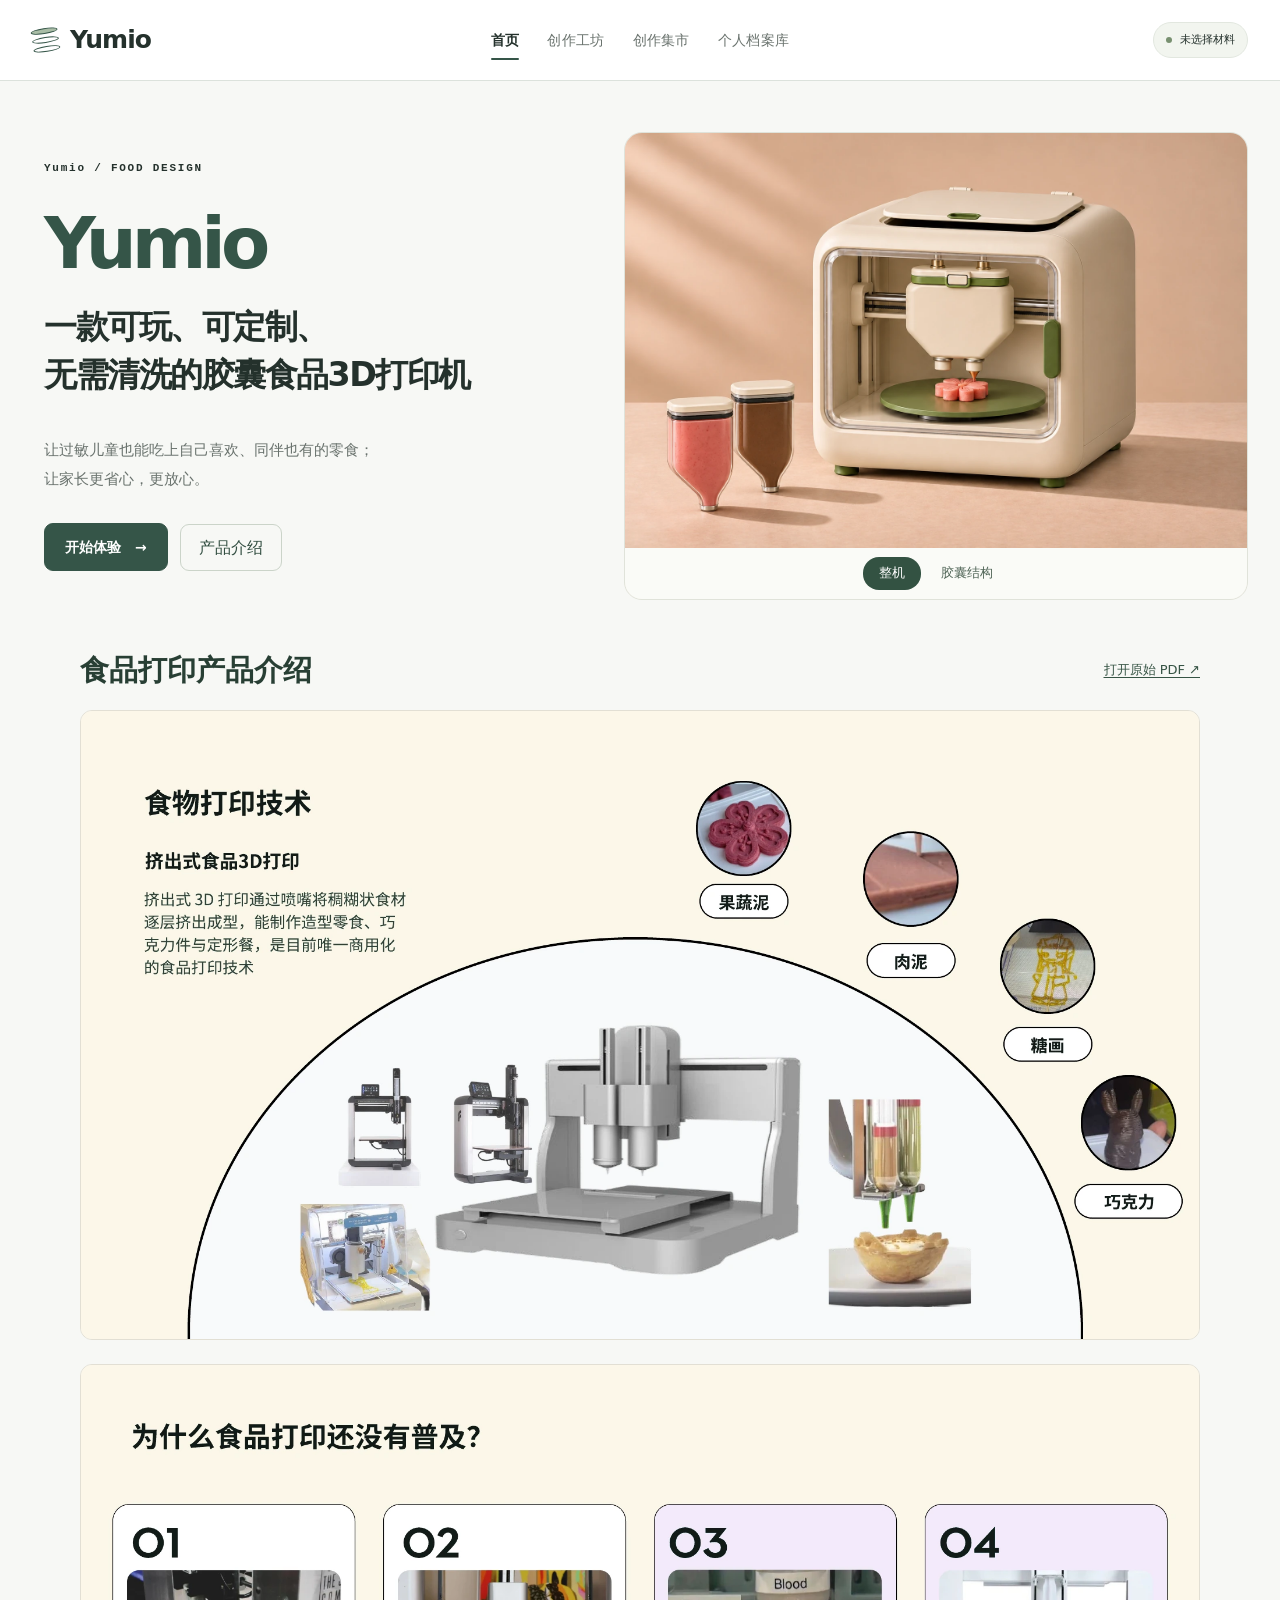
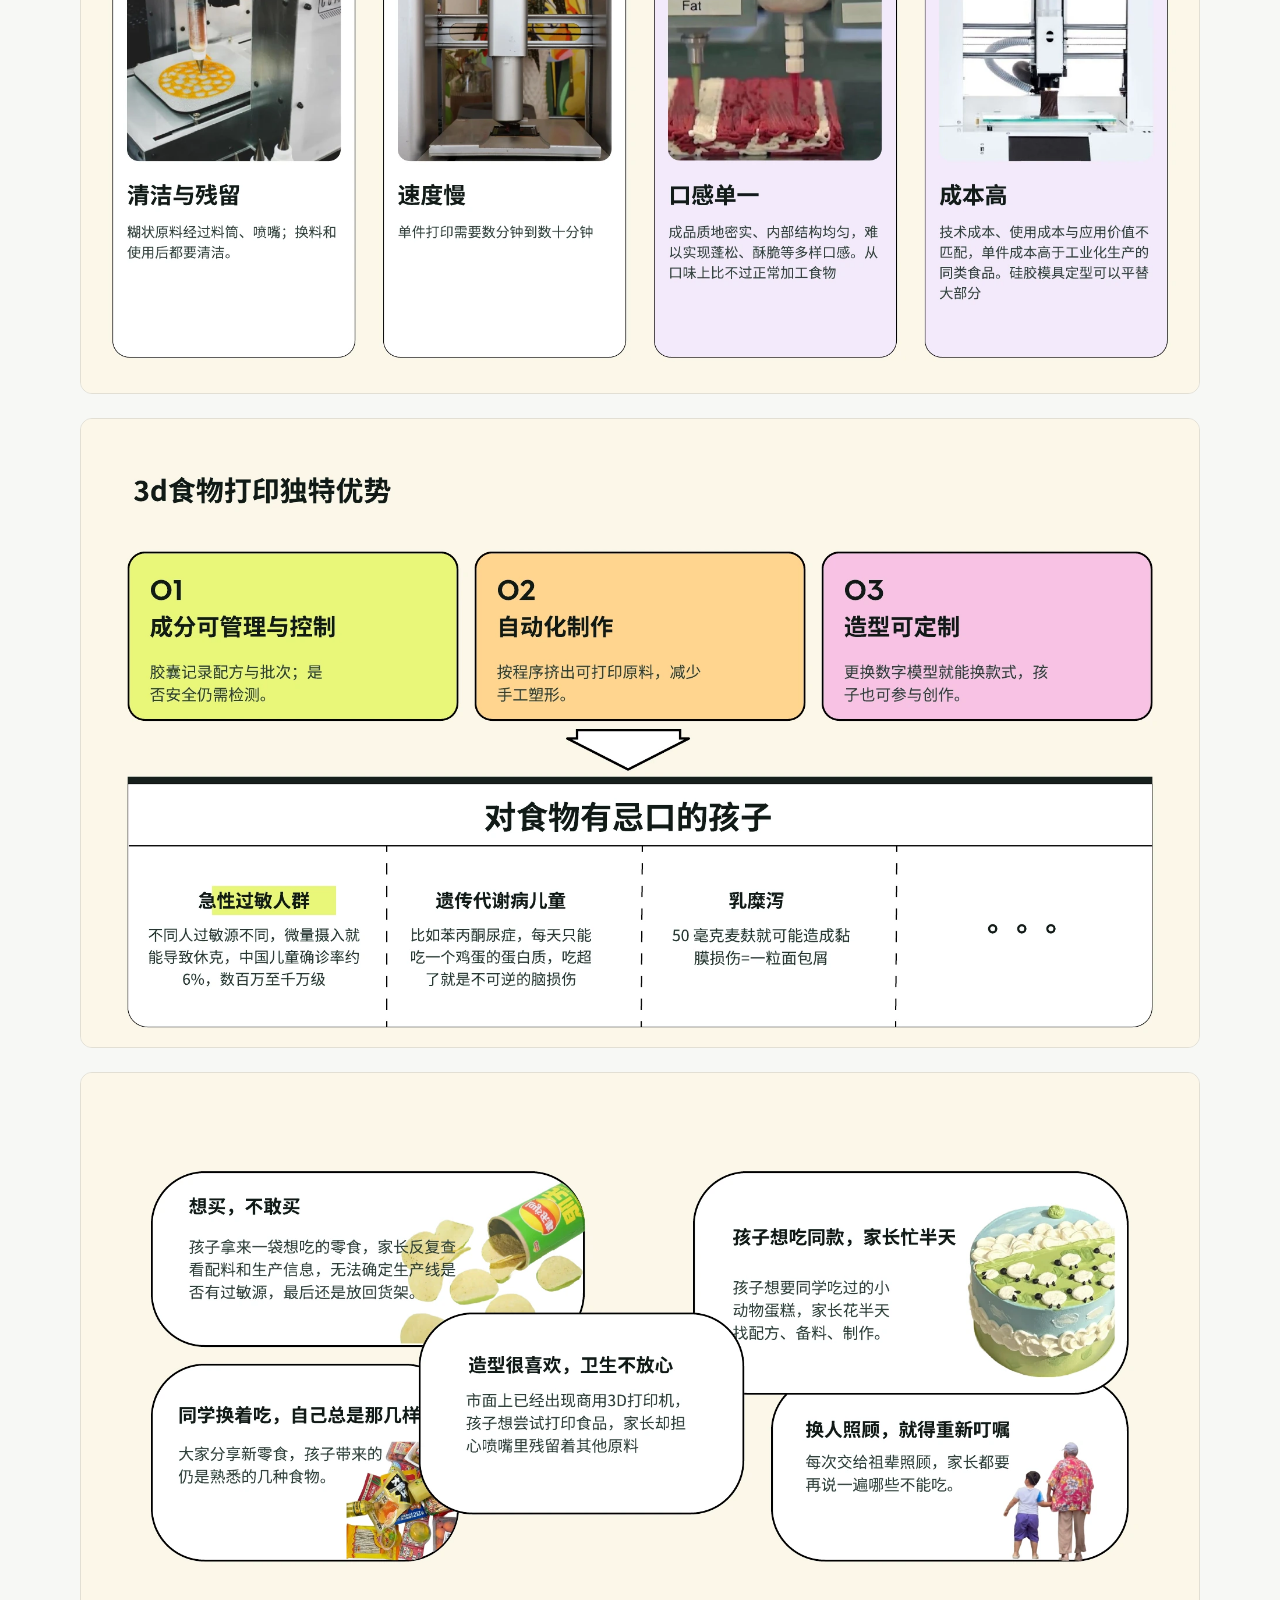
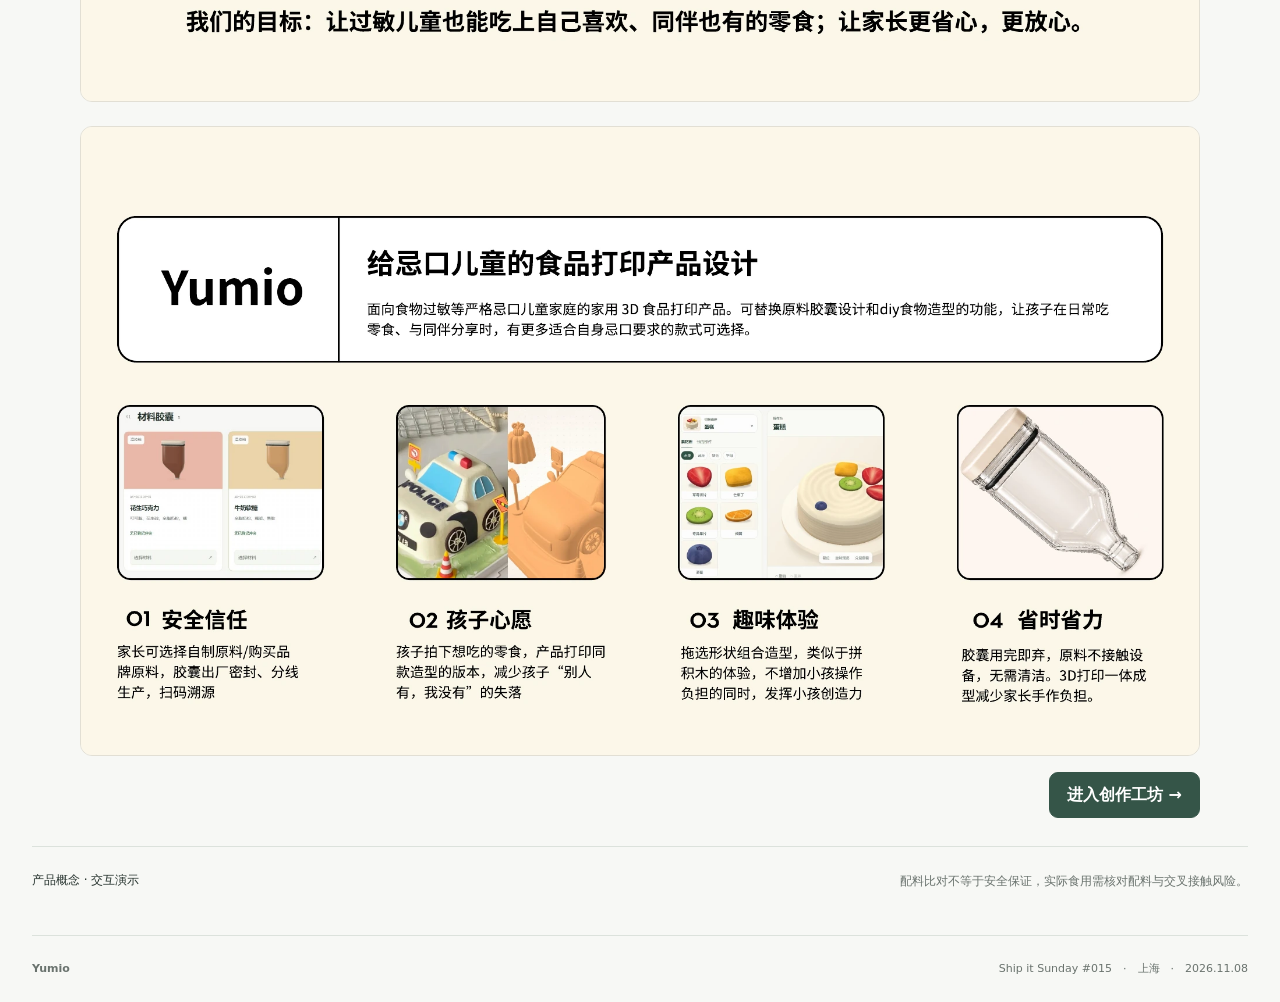
<file: index.html>
<!doctype html><html lang="zh-CN"><head><meta charset="utf-8"><meta name="viewport" content="width=device-width,initial-scale=1"><meta name="theme-color" content="#f8f6ef"><title>Yumio · 食物创作工坊</title>
<style>
:root{--paper:#faf8f2;--ink:#203b32;--green:#204f40;--muted:#59695e;--line:#d6d8ca;--pale:#e9eee2;--red:#923d32;--cream:#fffdf7}*{box-sizing:border-box}body{margin:0;background:var(--paper);color:var(--ink);font-family:"DM Sans","PingFang SC","Microsoft YaHei",sans-serif;line-height:1.6}button,input,select{font:inherit}button,a,input,select{touch-action:manipulation}button,label.upload{cursor:pointer}button:focus-visible,a:focus-visible,input:focus-visible,select:focus-visible{outline:3px solid #bd743c;outline-offset:3px}button:disabled{cursor:not-allowed;opacity:.46}button{color:inherit}a{color:inherit}h1,h2,h3,p{margin:0}header{position:sticky;top:0;background:rgba(250,248,242,.97);z-index:4;border-bottom:1px solid var(--line)}.bar,main,footer{width:min(1240px,calc(100% - 72px));margin:auto}.bar{height:77px;display:flex;align-items:center;justify-content:space-between;gap:20px}.brand{display:inline-flex;align-items:center;gap:13px;font-size:26px;font-weight:750;text-decoration:none;letter-spacing:.05em}.mark{display:grid;gap:3px;transform:rotate(-9deg)}.mark i{width:30px;height:7px;border:2px solid var(--green);border-radius:50%}.mark i:first-child{background:var(--green)}nav{display:flex;gap:6px}nav a{color:var(--muted);text-decoration:none;font-size:15px;font-weight:600;padding:7px 17px;border-radius:99px}nav a.active{color:var(--green);background:#e3eadc}.primary,.secondary,.chip,.plain,.upload{display:inline-flex;align-items:center;justify-content:center;gap:8px;text-decoration:none;border:1px solid transparent;border-radius:9px;padding:10px 17px;font-weight:600;line-height:1.45}.primary{background:var(--green);color:white}.primary:hover{background:#173b31}.secondary,.upload{border-color:var(--line);background:var(--cream)}.plain{background:transparent;text-decoration:underline;text-underline-offset:4px}.chip{border-color:var(--line);border-radius:30px;background:transparent;padding:7px 14px}.chip[aria-pressed=true],.selected{background:var(--pale)!important;border-color:var(--green)!important}.hero{display:grid;grid-template-columns:1fr 1.16fr;gap:48px;align-items:center;padding:52px 0 42px}.overline,.meta{font:600 12px/1.4 "IBM Plex Mono",monospace;letter-spacing:.1em;color:#526451}.hero h1{font-size:clamp(80px,8vw,128px);line-height:1.12;letter-spacing:-.06em;margin:18px 0 10px}.hero h2{font-size:clamp(21px,2vw,30px);font-weight:600;margin-bottom:18px}.hero p{font-size:16px;color:#536058;max-width:510px;line-height:1.85}.hero .actions{margin-top:26px}.actions,.inline{display:flex;gap:10px;align-items:center;flex-wrap:wrap}.photo{position:relative;margin:0;border-radius:24px;overflow:hidden;background:#e9e0d5}.photo img{width:100%;display:block;aspect-ratio:1.39;object-fit:cover}.photo figcaption{position:absolute;bottom:14px;left:18px;color:#35473d;background:#faf8f2db;border-radius:50px;padding:4px 13px;font-size:12px}.stats{display:grid;grid-template-columns:repeat(3,1fr);border-top:1px solid var(--line);border-bottom:1px solid var(--line);padding:22px 0}.stat{padding:0 25px;border-left:1px solid var(--line)}.stat:first-child{padding-left:0;border:0}.stat small,.muted,.note{color:var(--muted)}.stat strong{display:block;font-size:26px;font-weight:650}.reveal{animation:enter .45s both}@keyframes enter{from{opacity:.12;transform:translateY(6px)}to{opacity:1;transform:translateY(0)}}.sectionHead{margin:34px 0 18px;display:flex;align-items:baseline;justify-content:space-between;gap:12px}.sectionHead h2,.heading h1{font-size:clamp(27px,3vw,42px);line-height:1.2;letter-spacing:-.04em}.heading{margin:35px 0 22px}.heading p{color:var(--muted);margin-top:10px}.tiles,.grid2,.workgrid,.shelf,.samples,.metrics{display:grid;gap:16px}.tiles{grid-template-columns:repeat(3,1fr)}.tile,.box{border:1px solid var(--line);border-radius:17px;background:var(--cream);padding:22px}.tile{display:flex;align-items:center;gap:18px;text-align:left;transition:transform .15s}.tile:hover{transform:translateY(-3px)}.tile b{display:block;font-size:19px}.tile small{color:var(--muted)}.tile span:last-child{margin-left:auto}.orb{font-size:30px;line-height:1;display:grid;place-items:center;width:52px;height:52px;border-radius:17px;background:var(--pale)}.orb.pink{background:#f8dfd5}.orb.gold{background:#f6e7bd}footer{margin-top:45px;border-top:1px solid var(--line);padding:18px 0 28px;font-size:13px;color:var(--muted);display:flex;justify-content:space-between;gap:12px}.grid2{grid-template-columns:1fr 1fr}.box h2{font-size:20px;margin-bottom:8px}.box h3{font-size:17px}.checklist,.tags,.shapes{display:flex;flex-wrap:wrap;gap:9px}.checklist label{background:#f7f6ed;border:1px solid var(--line);padding:7px 12px;border-radius:8px;cursor:pointer}.checklist label:has(:checked){background:var(--pale);border-color:var(--green)}input{accent-color:var(--green)}.tag{background:#f0efe7;border-radius:6px;padding:2px 8px;font-size:13px}.tags{margin:8px 0}.note{font-size:13px;margin-top:8px}.shelf{grid-template-columns:repeat(5,minmax(0,1fr))}.capsule{display:flex;flex-direction:column;padding:15px}.capsule .secondary{margin-top:auto}.vial{height:85px;display:grid;place-items:center;background:#f2eee3;border-radius:10px;margin-bottom:10px}.vial i,.scanVial{display:block;position:relative;width:39px;height:58px;border:2px solid #49493b;border-radius:9px 9px 13px 13px;background:linear-gradient(100deg,#fff6,transparent 35%),var(--tint);transform:rotate(13deg)}.vial i:before,.scanVial:before{content:"";position:absolute;top:8px;background:#fff9;left:0;right:0;height:13px}.vial i:after,.scanVial:after{content:"";position:absolute;bottom:-8px;left:13px;width:9px;height:7px;background:#60584a}.capsule p{font-size:13px;color:var(--muted);margin:7px 0 12px}.tabs{display:flex;gap:8px;margin:14px 0}.workgrid{grid-template-columns:minmax(260px,.82fr) minmax(0,1.65fr)}.samples{grid-template-columns:repeat(3,1fr);gap:6px}.sample{border:1px solid var(--line);border-radius:9px;background:#faf7ee;padding:4px;font-size:13px}.sample img{width:100%;display:block}.upload{position:relative;font-size:14px}.upload input{position:absolute;inset:0;width:100%;opacity:0;cursor:pointer}.upload:focus-within{outline:3px solid #bd743c}.localImg{max-height:110px;max-width:100%;display:block;margin-top:8px;border-radius:8px}.workgrid h3{margin:14px 0 8px}.stage{padding:14px}.stage canvas{width:100%;height:auto;display:block;border-radius:12px;background:#f0ede1}.stageTools{display:flex;align-items:center;justify-content:space-between;gap:10px;flex-wrap:wrap;margin:12px 2px 0}.shapes button,.tiny{border:1px solid var(--line);border-radius:8px;background:#fcfaf3;padding:5px 10px}.editor{position:relative;aspect-ratio:1.42;background-color:#f1f0e6;background-image:radial-gradient(#cecebc 1px,transparent 1px);background-size:13px 13px;overflow:hidden;border:1px solid var(--line);border-radius:10px;touch-action:none;margin:10px 0}.piece{position:absolute;display:grid;place-items:center;border:1px solid transparent;background:transparent;color:#92593e;padding:0;touch-action:none;cursor:grab}.piece.on{outline:1px dashed #385848}.piece svg{width:100%;height:100%}.progress{width:100%;height:10px;border-radius:8px;background:#e4e7da}.progress i{display:block;height:100%;border-radius:8px;background:var(--green)}.status{display:flex;justify-content:space-between;gap:12px;align-items:center;flex-wrap:wrap;padding:12px 16px;border-radius:12px;background:var(--pale);margin-bottom:14px}.warn{background:#faebde}.success{background:#e4eddf}.danger{color:var(--red)}.records details,article details{border:1px solid var(--line);border-radius:12px;padding:13px 16px;margin:10px 0;background:var(--cream)}summary{cursor:pointer;font-weight:650}article{max-width:960px;margin:auto}article h2{margin:22px 0 8px;font-size:23px}article p{margin:10px 0}article ol{padding-left:24px}article li{margin:10px 0}.scrollTable{overflow-x:auto}table{width:100%;border-collapse:collapse;font-size:14px}td,th{border-bottom:1px solid var(--line);padding:10px;text-align:left}dialog{max-width:min(470px,94vw);width:100%;border:1px solid var(--line);padding:25px;border-radius:18px;color:var(--ink);background:var(--cream);box-shadow:0 20px 90px #203b3233}dialog::backdrop{background:#21382f66}dialog h2{font-size:24px;margin:6px 0}dialog ul{margin:9px 0;padding-left:22px}.scan{height:90px;position:relative;display:grid;place-items:center;background:#ebece0;border-radius:10px;overflow:hidden}.scanVial{animation:enter .32s}.scan:after{content:"";position:absolute;left:12%;right:12%;height:2px;background:#338a63;box-shadow:0 0 7px #338a63;animation:scan .7s infinite alternate}@keyframes scan{from{top:18%}to{top:84%}}.result{margin-top:15px}.result img{width:150px;border-radius:10px}.resultRow{display:flex;align-items:center;gap:18px}.result p{font-size:14px}.end{padding:25px;background:var(--pale);border-radius:14px;margin:22px 0}.end h3{font-size:19px}.sr{position:absolute;clip-path:inset(50%);width:1px;height:1px;overflow:hidden}[hidden]{display:none!important}.actions{margin-top:14px}.printline{margin:8px 0}.sep{height:1px;background:var(--line);margin:16px 0}select{max-width:100%;padding:6px;border-radius:8px;border:1px solid var(--line);background:var(--cream);color:var(--ink)}@media(max-width:900px){.shelf{grid-template-columns:repeat(3,1fr)}.bar,main,footer{width:calc(100% - 36px)}.hero{gap:22px}.tiles{gap:8px}.tile{padding:15px}.tile .orb{display:none}.hero h1{font-size:80px}}@media(max-width:670px){.bar{height:auto;flex-wrap:wrap;padding:9px 0;gap:5px}.bar nav{width:100%;justify-content:space-between}.bar nav a{font-size:13px;padding:5px 10px}.hero,.grid2,.workgrid{grid-template-columns:1fr}.hero{padding:24px 0}.hero h1{font-size:67px;margin:10px 0}.hero h2{font-size:20px}.photo img{aspect-ratio:1.75}.stat{padding:0 8px}.stat strong{font-size:18px}.stat small{font-size:12px}.stats{padding:12px 0}.tiles{grid-template-columns:1fr}.tile .orb{display:grid}.shelf{grid-template-columns:repeat(2,1fr)}.stage{padding:10px}.box{padding:15px}.workgrid .stage{order:0}.heading{margin-top:22px}.sectionHead{margin-top:25px}.sectionHead h2{font-size:24px}.brand{font-size:21px}.resultRow{flex-wrap:wrap}footer{flex-wrap:wrap}}@media(prefers-reduced-motion:reduce){*,*:before,*:after{animation-duration:.01ms!important;animation-iteration-count:1!important;scroll-behavior:auto!important}}
:root{--paper:#f7f6f0;--ink:#233a32;--green:#214e3f;--muted:#58665f;--line:#dcded3;--cream:#fffef9}
.bar{display:grid;grid-template-columns:1fr auto 1fr;height:74px}.brand{justify-self:start}nav{background:#eaece2;border:1px solid #dee1d6;padding:4px;border-radius:30px;gap:2px}nav a{font-size:14px;padding:7px 15px;white-space:nowrap}nav a.active{background:#fffef9;box-shadow:0 1px 5px #233a3218}nav a:hover{color:#173e31}.device{justify-self:end;display:flex;align-items:center;gap:8px;padding:6px 12px;border:1px solid var(--line);border-radius:30px;font-size:12px;text-decoration:none;color:var(--muted)}.device i{width:8px;height:8px;border-radius:50%;background:#a6aba0}.device.ready i{background:#38805c;box-shadow:0 0 0 3px #dceadb}.heading{margin:34px 0 22px}.heading h1{font-size:clamp(32px,3.5vw,50px);letter-spacing:-.05em}.heading p{font-size:15px}.box{box-shadow:0 2px 5px #424c3806}#profile>.grid2{grid-template-columns:1.18fr 1fr;gap:16px}#profile>.grid2>.box{padding:20px 24px}.checklist{gap:7px;margin-top:12px}.checklist label{border-radius:30px;font-size:14px;background:#f9f9f3}.checklist input{width:14px;height:14px;vertical-align:-2px}.checklist label:has(:checked){color:#174b36}.matchbox{background:var(--green);color:#fffff4;border-color:var(--green);display:flex;flex-direction:column}.matchhead{display:flex;align-items:baseline;justify-content:space-between}.matchhead output{font:600 20px/1.2 "IBM Plex Mono",monospace;color:#d3e6be}.matchbox .note{color:#d3e0cf;margin-top:auto;padding-top:14px}.quiet{color:#e5ebde;margin:12px 0}.picks{display:flex;gap:7px;flex-wrap:wrap;margin:9px 0}.picks button{display:flex;align-items:center;gap:7px;border:1px solid #a1b29f;border-radius:8px;background:#f5f8ef;color:#204a38;font-size:13px;padding:7px 11px}.picks button:hover{background:#dfecd1}.picks i{width:10px;height:10px;border-radius:50%}.picks span{opacity:.7}.sectionHead h2{font-size:clamp(23px,2.4vw,32px)}.filters,.tabs{display:inline-flex;border-radius:30px;padding:4px;background:#e8eadf;gap:3px}.filters button,.tabs .chip{background:none;border:0;border-radius:24px;padding:6px 14px;font-size:14px}.filters [aria-pressed=true],.tabs .chip[aria-pressed=true]{background:var(--green)!important;color:white}.shelf{gap:13px}.capsule{overflow:hidden;padding:0;border-radius:17px;box-shadow:none;transition:transform .18s,box-shadow .18s}.capsule:hover{transform:translateY(-3px);box-shadow:0 6px 18px #35473513}.productPhoto{position:relative;overflow:hidden}.productPhoto img{display:block;width:100%;aspect-ratio:1.3;object-fit:contain;background:var(--photo-tint)}.productPhoto span{position:absolute;left:10px;top:10px;background:#fffff1d9;border-radius:20px;color:#34453b;font-size:11px;padding:3px 9px}.productBody{padding:14px;display:flex;flex-direction:column;flex:1}.productBody h3{font-size:19px}.productBody p{min-height:3em;margin:5px 0}.compat{font-size:12px;line-height:1.45;color:#526259;margin:auto 0 9px}.compat.blocked{color:#973e30}.compat.ok{color:#226446}.productBody .secondary{width:100%;justify-content:space-between;border:0;background:#e9eee2;font-size:14px}.productBody .secondary:hover{background:var(--green);color:white}.capsule:nth-child(1){--photo-tint:#eab8a9}.capsule:nth-child(2){--photo-tint:#ecd4aa}.capsule:nth-child(3){--photo-tint:#e8c2a1}.capsule:nth-child(4){--photo-tint:#efc0c8}.capsule:nth-child(5){--photo-tint:#d3c1d8}.status{border:1px solid #cbd9c5}.status.warn{border-color:#e7d7bc;background:#f5edde}.stage{background:#fffdf8}.stagehead{display:flex;justify-content:space-between;align-items:center;padding:4px 5px 12px}.stagehead small{color:var(--muted)}.stage canvas{cursor:grab;touch-action:pan-y}.stage canvas:active{cursor:grabbing}.stageTools{padding:9px 0 0}.stageTools input{vertical-align:middle}.tabs{margin:0 0 16px}.sample.selected{box-shadow:0 0 0 1px var(--green)}#shapes{margin:10px 0}.shapes button:hover,.tiny:hover{background:var(--pale)}.receiptIcon{width:42px;height:42px;margin:0 0 10px;display:grid;place-items:center;border-radius:50%;font:600 26px/1 sans-serif}.rejected{background:#f5dfd8;color:var(--red)}.passed{background:#dbe9d4;color:var(--green)}.receiptIdentity{display:flex;align-items:center;gap:13px;padding:13px 0;margin:9px 0 15px;border-top:1px solid var(--line);border-bottom:1px solid var(--line)}.receiptIdentity img{width:58px;height:58px;object-fit:cover;border-radius:10px}.receiptIdentity strong,.receiptIdentity small{display:block}.receiptIdentity small{font-size:12px;color:var(--muted)}.conflictRows{background:#fff0e9;border-radius:10px;padding:3px 13px;margin-bottom:15px}.conflictRows div{display:flex;align-items:center;justify-content:space-between;gap:12px;padding:10px 0}.conflictRows div+div{border-top:1px solid #ead4c8}.conflictRows b{color:var(--red)}.conflictRows span{font-size:14px}.scanScene{position:relative;overflow:hidden;background:#efeadf;text-align:center;border-radius:14px;margin-bottom:15px}.scanScene img{width:100%;height:160px;object-fit:contain;animation:enter .3s}.scanScene i{position:absolute;left:10%;right:10%;height:2px;background:#307952;box-shadow:0 0 10px #368657;animation:scan .7s infinite alternate}dialog{border-radius:23px;max-height:90dvh}dialog::backdrop{backdrop-filter:blur(4px)}dialog[open]{animation:enter .18s both}.hero{padding:40px 0}.end{background:#dfe9d5}.records summary,article summary{padding:3px 0}.records details[open],article details[open]{border-color:#98aa91}
@media(max-width:920px){.bar{grid-template-columns:auto 1fr auto;gap:12px}.bar nav{justify-self:center}.device{font-size:11px;padding:5px 8px}.shelf{grid-template-columns:repeat(3,minmax(0,1fr))}}
@media(max-width:670px){.bar{display:grid;height:auto;grid-template-columns:1fr auto;gap:8px;padding:9px 0}.brand{grid-column:1;grid-row:1}.device{grid-column:2;grid-row:1}.bar nav{grid-column:1/-1;padding:3px}.bar nav a{flex:1;text-align:center;font-size:13px;padding:6px 4px}#profile>.grid2{grid-template-columns:1fr}.matchbox{min-height:155px}#profile>.grid2>.box{padding:17px}.shelf{grid-template-columns:repeat(2,minmax(0,1fr));gap:9px}.sectionHead{align-items:center}.filters button{font-size:12px;padding:6px 9px}.productBody{padding:10px}.productBody h3{font-size:17px}.productPhoto span{left:6px;top:6px;font-size:10px}.stageTools label{font-size:13px}.stageTools input{width:85px}.heading{margin:22px 0 16px}.hero{padding:22px 0}.status{font-size:14px}.workgrid{gap:11px}.stage canvas{touch-action:pan-y}}
main>section{scroll-margin-top:140px}.productPhoto img{object-fit:cover}:root{--paper:#f9f8f4;--ink:#24342c;--green:#214935;--cream:#fffefa}
.hero{border:1px solid #e6e1d6;background:#eeeae0;gap:0;padding:0;margin:28px 0 30px;overflow:hidden;border-radius:23px;grid-template-columns:.85fr 1.15fr}.hero>div{padding:clamp(26px,3.4vw,52px)}.hero .photo{height:100%;border-radius:0;background:#d7c7b2}.hero .photo img{height:100%;min-height:420px;aspect-ratio:auto;transition:transform .65s cubic-bezier(.2,.6,.25,1);transform-origin:59% 62%}.hero .photo.detail img{transform:scale(1.9)}.photo figcaption{bottom:auto;top:15px;left:15px;font-size:11px}.hero h1{font-family:"Songti SC","STSong",serif;font-size:clamp(70px,7vw,106px);margin:15px 0 12px}.hero h2{font-size:24px}.hero p{font-size:15px}.viewSwitch{position:absolute;bottom:15px;left:50%;transform:translateX(-50%);display:flex;padding:4px;gap:2px;border-radius:25px;background:#fffdf2e8;box-shadow:0 1px 12px #1e201b15;white-space:nowrap}.viewSwitch button{font-size:12px;border:0;border-radius:20px;padding:6px 12px;background:transparent}.viewSwitch button[aria-pressed=true]{color:#fff;background:#314234}
.heading h1,.sectionHead h2{font-family:"Songti SC","STSong",serif;font-weight:700}.heading h1{letter-spacing:-.04em}.stat strong{font-family:"Songti SC","STSong",serif}.tile{background:transparent;border-width:1px 0 0;border-radius:0}.checklist label,.picks button{min-height:36px}.remember{margin-top:14px;border-top:1px solid var(--line);padding-top:10px;display:flex;gap:10px;align-items:center;flex-wrap:wrap}.remember label{font-size:13px;color:var(--muted)}.remember .note{margin:0}.lotNumber{font:11px/1.7 "IBM Plex Mono",monospace;color:var(--muted);letter-spacing:.04em}.compat.unknown,.receiptIcon.pending{color:#805316}.receiptIcon.pending{background:#fae8c9}.lotControl{display:flex;justify-content:space-between;align-items:center;gap:12px;padding:17px;background:#efece2;border-radius:12px}.lotControl .note{margin:0}.shelf .capsule{border:0;background:#fffdfa}.capsule .productBody{border:1px solid var(--line);border-width:0 1px 1px;border-radius:0 0 17px 17px}.compat{font-weight:650}
.workgrid{grid-template-columns:minmax(0,1.55fr) minmax(300px,.85fr);align-items:start}.workgrid>.stage{grid-column:1;grid-row:1;background:#f1efe6;border:0;padding:20px;position:sticky;top:90px;box-shadow:none}.workgrid>.controls{grid-column:2;grid-row:1;padding:23px;border-radius:14px}.stepLinks{display:flex;border-bottom:1px solid var(--line);margin-bottom:20px}.stepLinks button{flex:1;padding:9px 3px;border:0;border-bottom:3px solid transparent;background:transparent;color:#617062;font-size:14px}.stepLinks [aria-current=step]{border-color:var(--green);color:var(--green);font-weight:bold}.stepActions{display:flex;justify-content:space-between;gap:8px;margin-top:20px}.stepActions .primary{margin-left:auto}.marks{display:grid;grid-template-columns:repeat(2,1fr);gap:8px;margin:18px 0}.marks button{padding:13px 5px;border:1px solid var(--line);border-radius:8px;background:white}.marks [aria-pressed=true]{background:#e4ebdc;border-color:var(--green)}.nameLabel{display:grid;gap:6px;font-size:14px}.nameLabel input{padding:11px 12px;border:1px solid var(--line);border-radius:8px;background:#fff}.stage canvas{border:0}.stageTools{border-top:1px solid #dadccf;padding-top:13px}.stageTools button{background:#fcfaf4}.stageTools output{font-variant-numeric:tabular-nums}.stagehead b{font-size:20px}.stagehead small{letter-spacing:.02em}#review{display:grid;grid-template-columns:auto 1fr;gap:10px 16px;font-size:15px;padding:13px 0;border-block:1px solid var(--line)}#review dt{color:var(--muted)}#review dd{margin:0;text-align:right;overflow-wrap:anywhere}.result .box{background:#edf0e5}.result .resultRow{margin:15px 0}.result .resultRow figure{flex:1}.result .resultRow img{width:100%;max-height:190px;object-fit:contain}
.reading{display:grid;grid-template-columns:170px minmax(0,1fr);gap:48px;border-top:1px solid var(--line);padding-top:24px}.chapterNav{position:sticky;align-self:start;top:95px;display:grid;gap:2px}.chapterNav button{text-align:left;border:0;border-left:2px solid var(--line);padding:10px 12px;background:transparent;color:#536558}.chapterNav button:hover,.chapterNav button:focus{color:var(--green);border-color:var(--green);background:var(--pale)}article{width:100%;margin:0;max-width:870px}article h2,article details{scroll-margin-top:110px}article h2{font-family:"Songti SC","STSong",serif;font-size:27px}article h2:first-child{margin-top:0}article details{border-width:0 0 1px;border-radius:0;background:transparent;padding:12px 0;margin:0}article p{line-height:1.95}.end{margin-top:26px}
@media(max-width:800px){.workgrid{grid-template-columns:minmax(0,1fr) minmax(240px,.85fr)}.workgrid>.controls{padding:15px}.hero>div{padding:22px}.reading{gap:18px;grid-template-columns:110px minmax(0,1fr)}}
@media(max-width:670px){.hero{display:flex;flex-direction:column;margin:16px 0}.hero .photo{width:100%}.hero .photo img{height:220px;min-height:0;object-fit:cover}.hero h1{font-size:60px}.hero p{font-size:14px}.viewSwitch{bottom:9px}.hero .photo.detail img{transform:scale(1.6)}.workgrid{display:flex;flex-direction:column;gap:12px}.workgrid>.stage{width:100%;order:-1;position:static;padding:12px}.workgrid>.controls{width:100%}.stage canvas{max-height:32vh;object-fit:contain}.stageTools{margin-top:0}.stepLinks{margin-bottom:12px}.lotControl{flex-wrap:wrap}.reading{display:block}.chapterNav{position:static;display:flex;flex-wrap:wrap;gap:3px;margin-bottom:20px}.chapterNav button{font-size:12px;padding:7px 9px;border:1px solid var(--line);border-radius:15px}.result .resultRow figure{min-width:110px}}
.benchTitle{display:flex;align-items:center;justify-content:space-between;gap:20px;margin:26px 0 15px}.benchTitle h1{font-family:"Songti SC",serif;font-size:clamp(32px,3.6vw,48px);letter-spacing:-.04em}.benchTitle .tabs{margin:0}#studio .status{padding:7px 14px;margin-bottom:14px;font-size:14px}#studio .status a{font-size:13px;padding:5px 10px}.benchLayout{display:grid;grid-template-columns:minmax(0,1fr) minmax(290px,330px);grid-template-areas:"bench shelf" "print print";gap:0;border:1px solid var(--line);border-radius:19px;overflow:hidden;background:#fffef9}.benchMain{grid-area:bench;padding:18px;min-width:0;background:#eeeee4}.benchHead{display:flex;align-items:center;justify-content:space-between;gap:8px;padding:0 2px 12px}.benchHead h2,.benchShelf h2{font-size:20px}.benchShelf{grid-area:shelf;padding:21px;min-width:0;border-left:1px solid var(--line)}.benchShelf h3{font-size:15px;margin:18px 0 8px}.benchShelf .samples .sample{background:#f7f4e9}.benchShelf .sample img{border-radius:6px}#viewTabs{display:flex;border-radius:18px;background:#e2e4d7;padding:3px}#viewTabs button{padding:5px 11px;border:0;border-radius:15px;background:transparent;font-size:13px}#viewTabs [aria-pressed=true]{background:#fffef7;box-shadow:0 1px 4px #2033231a}.benchMain canvas,.benchMain .editor{display:block;width:100%;height:auto;aspect-ratio:840/500;border-radius:12px}.benchMain canvas{cursor:grab;touch-action:pan-y}.benchMain canvas:active{cursor:grabbing}.benchMain .editor{margin:0;background-color:#f9f8f0;background-size:19px 19px;border-style:solid}.benchMain .editor.receiving,.photoDrop.over{outline:3px solid #609373;outline-offset:-3px}.benchMain .piece{color:var(--part-color,#bf8064)}.benchTools{display:flex;align-items:center;gap:7px;flex-wrap:wrap;padding:12px 0 0}.benchTools label{margin-left:auto;font-size:13px}.benchTools input{vertical-align:middle;max-width:115px}#selectionName{margin-right:auto;font-size:13px}.benchShelf .photoDrop{display:grid;justify-items:center;text-align:center;gap:8px;border:1.5px dashed #a8b5a4;background:#f3f6ec;padding:15px 8px;border-radius:12px;margin:12px 0}.photoSymbol{width:32px;height:27px;border:2px solid #698172;border-radius:7px;color:#698172;font-size:18px;line-height:21px}.photoDrop small{font-size:11px;color:var(--muted)}.photoDrop .upload{font-size:13px;padding:7px 12px;background:#fffef9}.photoDrop .upload:first-child{background:var(--green);color:white}.benchShelf .shapes{display:grid;grid-template-columns:repeat(3,1fr);gap:7px;margin:12px 0}.benchShelf .shapes button{border-radius:9px;padding:9px 2px;cursor:grab;font-size:13px}.benchShelf .shapes button:before{display:block;font:600 25px/1.6 sans-serif;color:#984e35}.benchShelf [data-shape="球"]:before{content:"●"}.benchShelf [data-shape="条"]:before{content:"━"}.benchShelf [data-shape="片"]:before{content:"▰"}.benchShelf [data-shape="星星"]:before{content:"★"}.benchShelf [data-shape="字母"]:before{content:"L"}.benchShelf details{border-top:1px solid var(--line);margin:18px 0 0;padding-top:12px}.benchPrint{grid-area:print;display:flex;align-items:center;flex-wrap:wrap;gap:10px;padding:14px 18px;border-top:1px solid var(--line)}.benchPrint .primary{margin-left:auto}.benchPrint .note{margin-left:8px}.benchPrint label{font-size:14px;font-weight:600}.benchPrint #printState:empty{display:none}.benchPrint #printState{width:100%}.benchShelf .localImg{max-height:80px;margin-top:8px}.benchLayout[inert]{background:#f6f5ef}.benchLayout[inert] .benchTools,.benchLayout[inert] .photoDrop{opacity:.65}
@media(max-width:730px){.benchLayout{grid-template-columns:minmax(0,1fr);grid-template-areas:"bench" "shelf" "print"}.benchMain,.benchShelf{padding:12px}.benchShelf{border:0;border-top:1px solid var(--line)}.benchMain canvas,.benchMain .editor{max-height:42vh}.benchTitle{align-items:start;flex-wrap:wrap;gap:8px;margin:17px 0 12px}.benchTitle .tabs{align-self:center}.benchTitle .chip{font-size:12px}.benchPrint .note{display:block;margin:4px 0 0}.benchTools label{margin-left:0}.benchMain .note{font-size:12px}.photoDrop{scroll-margin:100px}}
body:has(#studio:not([hidden])) main{width:calc(100% - clamp(24px,4vw,76px));max-width:1800px}
.benchTitle,.marketHeading{display:flex;justify-content:space-between;align-items:center;gap:14px}.benchTitle{margin:14px 0 12px}.benchTitle h1{font-size:clamp(27px,2.4vw,38px);margin:0;line-height:1.25}
.benchTitle small,.marketHeading small,.marketRec small{font:600 10px/1.5 system-ui;letter-spacing:.14em;color:#64786a}
.benchLayout{grid-template-columns:clamp(218px,20vw,308px) minmax(0,1fr);grid-template-areas:"shelf bench" "print print";align-items:stretch}
.benchShelf{border:0;border-right:1px solid var(--line);padding:16px;background:#fffef9}.benchMain{padding:15px;background:#eaece2}.benchMain .editor,.benchMain canvas{height:clamp(265px,calc(100svh - 410px),740px);aspect-ratio:auto;max-height:none}.benchMain canvas{object-fit:contain;background:#f2f0e5}
.benchShelf .shapes{grid-template-columns:repeat(2,minmax(0,1fr));gap:6px}.benchShelf .shapes button{background:#f7f4ea;border:1px solid #e4dfd2;display:grid;justify-items:center;gap:1px;padding:4px 0;font-size:12px}.benchShelf .shapes button:hover{background:#efe9d8}.benchShelf .shapes button:before{display:none}.shapes svg{width:36px;height:33px;fill:#ae7553;filter:drop-shadow(0px 2px 0px #795944)}.shapes [data-shape="爱心"] svg{fill:#d38c89}.shapes [data-shape="叶片"] svg{fill:#89a772}.shapes [data-shape="星星"] svg{fill:#d3a650}
.benchShelf h3{margin:13px 0 5px}.benchShelf .photoDrop{padding:12px 6px}.benchShelf details{margin:14px 0 0}#exploreAssets{font-size:13px;color:var(--green)}.benchPrint{padding:10px 15px}.benchPrint #gate{font-size:13px;color:var(--green);margin-right:auto}.benchPrint .primary{margin-left:0}.benchPrint #benchBatch{font-size:11px}.benchMain .note{margin:7px 0 0}.benchMain .piece{border-radius:4px}
.marketHeading{margin:30px 0 18px}.marketHeading h1{font:600 clamp(32px,4vw,54px)/1.18 "Songti SC",serif;margin:4px 0 8px}.marketHeading p{color:var(--muted);margin:0}.marketTabs{display:flex;gap:22px;border-bottom:1px solid var(--line);margin-bottom:18px}.marketTabs button{background:none;padding:10px 0;border:0;border-bottom:3px solid transparent;color:var(--muted);font-weight:600}.marketTabs button[aria-pressed=true]{color:var(--green);border-color:var(--green)}
.marketRec{display:flex;align-items:center;gap:20px;flex-wrap:wrap;padding:16px 20px;border:1px solid #d8e0ce;background:#eff3e9;border-radius:14px}.marketRec b,.marketRec small{display:block}.marketRec a{margin-left:auto;font-size:13px;color:var(--green)}
.stockGrid{display:grid;grid-template-columns:repeat(3,minmax(0,1fr));gap:16px}.stockCard{background:#fffef9;border:1px solid var(--line);border-radius:16px;overflow:hidden}.stockCard>div+div{padding:12px 16px 16px}.stockCard h3{margin:4px 0}.stockCard small,.stockCard p{color:var(--muted);font-size:13px}.stockCard .secondary{margin-top:6px}.stockPhoto{display:grid;place-items:center;background:#f0e7d7}.stockPhoto.flower,.stockPhoto.heart{background:#f5e3da}.stockPhoto.star{background:#f3ecd5}.stockArt{width:100%;height:145px;filter:drop-shadow(0 2px 0 #986649)}.familyPanel{border:1px solid var(--line);border-radius:14px;padding:16px;background:#fffef9}.familyPanel>summary{font-size:18px;cursor:pointer;font-weight:650}.familyPanel .grid2{margin:16px 0}.wallet{white-space:nowrap}#ownedTools{display:flex;flex-wrap:wrap;gap:4px;margin-bottom:6px}
@media(max-width:730px){.benchLayout{grid-template-columns:minmax(0,1fr);grid-template-areas:"shelf" "bench" "print"}.benchShelf{padding:12px;border:0;border-bottom:1px solid var(--line)}.benchShelf .shapes{grid-template-columns:repeat(4,1fr);margin:5px 0}.shapes svg{height:23px}.benchShelf h3{margin-top:6px}.benchShelf details{margin-top:7px;padding-top:5px}.benchMain .editor,.benchMain canvas{height:clamp(210px,36svh,360px)}.benchTitle small{display:none}.benchTitle .tabs{margin-left:auto}.benchTitle{margin:12px 0 9px;gap:6px}.benchShelf .photoDrop{margin:6px 0}.benchPrint #gate{flex-basis:100%}.benchPrint{justify-content:space-between}.marketHeading{margin:20px 0 14px}.marketHeading p{font-size:13px}.stockGrid{grid-template-columns:repeat(2,minmax(0,1fr));gap:8px}.stockArt{height:100px}.stockCard>div+div{padding:9px}.marketRec{gap:6px;padding:10px}.marketRec .picks{order:3;width:100%}.wallet{font-size:12px}.benchShelf #ownedTools{display:inline}.benchTools{gap:4px}.benchTools .tiny{font-size:12px;padding:4px 7px}}

/* Interaction refresh, November 2026. No external dependencies. */
button,input,textarea{font:inherit}button{transition:background .15s,box-shadow .15s}button:focus-visible,input:focus-visible,textarea:focus-visible{outline:3px solid #ad6b3f;outline-offset:3px}
.benchTitle{margin:22px 0 16px}.studioSubtitle{font-size:13px;color:var(--muted);margin-top:6px}.benchTitle .sessionBadge{display:flex;align-items:center;gap:7px;font-size:12px;background:#e9eee3;border-radius:24px;padding:8px 14px;color:#305641}.sessionBadge i{width:7px;height:7px;border-radius:50%;background:#5b8867}
.benchLayout{grid-template-columns:252px minmax(0,1fr);grid-template-areas:"shelf bench" "print print"}.benchShelf{padding:18px;border-left:0}.benchMain{padding:18px;background:#eaede4}.benchHead{padding-bottom:14px;align-items:center}.benchHead h2{font-size:18px}.benchHead .inline{gap:5px}.benchHead .tiny{font-size:12px;background:#fafbf5}.benchMain .note{font-size:12px}.benchShelf h2{font-size:16px}.benchShelf h3{font-size:13px}.benchShelf .note{font-size:12px;line-height:1.6}
.assetSearch{width:100%;padding:8px 11px;border:1px solid #dce0d4;background:#fafbf7;border-radius:9px;margin:11px 0 9px;font-size:12px}.assetCategories{display:flex;gap:5px;flex-wrap:wrap}.assetCategories button{border:0;border-radius:6px;background:#f0f1e9;padding:5px 8px;font-size:11px}.assetCategories button[aria-pressed=true]{background:#214935;color:#fff}.benchShelf .shapes{grid-template-columns:repeat(3,minmax(0,1fr));gap:6px;margin:12px 0}.benchShelf .shapes button{min-height:63px;background:#faf9f3;border:1px solid #e8e7dc;font-size:11px}.benchShelf .shapes button:hover{border-color:#93aa94;background:#f1f4e9}.shapes svg{width:30px;height:29px;filter:drop-shadow(0 1px 0 #765a4a30)}.assetCount{font-size:11px;color:var(--muted);margin-top:5px}.benchShelf .photoDrop{padding:10px;margin:12px 0 6px;gap:6px}.photoDrop b{font-size:12px}.photoDrop .inline{justify-content:center}.photoDrop .upload{font-size:11px;padding:6px 9px}.photoSymbol{display:none}.benchShelf .samples{gap:5px}.sample{padding:3px!important;font-size:10px!important}.sample img{max-height:44px;object-fit:contain}.assetDivider{border:0;border-top:1px solid var(--line);margin:17px 0}.benchShelf .localImg{max-height:65px}.inlineDecoration{display:flex;align-items:center;gap:7px;flex-wrap:wrap;margin-top:12px;padding-top:12px;border-top:1px solid #d9ded0}.inlineDecoration>label{font-size:12px}.inlineDecoration .marks{display:flex;gap:5px}.inlineDecoration button{border:1px solid #d9decf;background:#f9fbf3;border-radius:7px;padding:5px 9px;font-size:12px}.inlineDecoration input{width:120px;padding:5px 8px;border:1px solid #d9decf;border-radius:7px;font-size:12px}.inlineDecoration button[aria-pressed=true]{background:#dce8d5;border-color:#739174}.colorInput{width:28px!important;height:28px;padding:2px!important;cursor:pointer}.toolActive{background:#214935!important;color:white}.viewPair{display:grid;grid-template-columns:1fr 1fr;gap:12px;align-items:start}.viewCard{min-width:0;border:1px solid #d7ddcc;border-radius:12px;overflow:hidden;background:#f9faf4}.viewCardHead{display:flex;align-items:center;justify-content:space-between;gap:8px;padding:10px 12px;border-bottom:1px solid #e3e6db;font-size:12px}.viewCardHead b{font-weight:600}.viewCardHead span{font-size:10px;letter-spacing:.06em;color:#77816e;margin-left:6px}.viewCardHead button{border:0;background:#edf0e5;border-radius:5px;padding:2px 7px;font-size:15px}.viewCard .editor,.viewCard canvas{width:100%;height:clamp(280px,42vh,520px);aspect-ratio:auto;border-radius:0;border:0;margin:0;max-height:none}.viewCard canvas{object-fit:contain;touch-action:none;background:#f2f0e5}.viewFoot{min-height:40px;padding:8px 10px;border-top:1px solid #e1e5d8;font-size:11px;color:#61705c;display:flex;gap:6px;align-items:center;flex-wrap:wrap}.viewFoot .tiny{font-size:11px;padding:3px 7px}.viewFoot label{margin-left:auto;font-size:11px}.viewFoot input{width:60px;vertical-align:middle}.viewPair[data-expanded=perspective]{grid-template-columns:1fr}.viewPair[data-expanded=perspective] #topView{display:none}.viewPair[data-expanded=top]{grid-template-columns:1fr}.viewPair[data-expanded=top] #perspectiveView{display:none}.viewPair[data-expanded] .viewCard canvas,.viewPair[data-expanded] .viewCard .editor{height:clamp(360px,59vh,720px)}
.piece{color:var(--piece-color)!important}.piece.on{outline:0}.piece svg{filter:drop-shadow(0 2px 0 #563b3320)}.selectionFrame{position:absolute;border:1.5px solid #426b50;border-radius:3px;pointer-events:none;z-index:4}.selectionFrame:after{content:"";position:absolute;left:50%;height:23px;bottom:100%;border-left:1px solid #426b50}.objectHandle{pointer-events:auto;position:absolute;border:1.5px solid #426b50;background:#fffdf5;width:25px;height:25px;padding:0;border-radius:50%;box-shadow:0 2px 8px #203b3223;z-index:2;display:grid;place-items:center;color:#214935;font-size:14px;touch-action:none}.resizeHandle{bottom:-12px;right:-12px;cursor:nwse-resize}.rotateHandle{top:-36px;left:calc(50% - 12px);cursor:grab}.deleteHandle{top:-12px;right:-12px;color:#a25343;border-color:#c6a69b;font-size:16px}.objectBar{position:absolute;left:50%;top:calc(100% + 18px);transform:translateX(-50%);display:flex;gap:2px;padding:3px;border:1px solid #d5ddce;border-radius:8px;background:#fffef8;box-shadow:0 3px 10px #203b3215;z-index:8;pointer-events:auto;white-space:nowrap}.objectBar button{border:0;background:transparent;min-width:26px;padding:4px;border-radius:4px;font-size:12px;touch-action:manipulation}.objectBar button:hover{background:#e8eee0}.doodleLayer{position:absolute;inset:0;width:100%;height:100%;pointer-events:none;z-index:3}.editor.isDrawing{cursor:crosshair!important}.editor.isDrawing .piece{pointer-events:none}.editor .emptyCanvas{position:absolute;inset:0;display:grid;place-content:center;pointer-events:none;text-align:center;color:#8b9683;font-size:13px}.editor .emptyCanvas span{display:block;font-size:28px;margin-bottom:8px}.benchTools{padding:0}.editorSelection{display:flex;align-items:center;gap:7px;flex-wrap:wrap;font-size:12px}.editorSelection #selectionName{margin-right:auto}.editorSelection input{height:23px;width:26px}.editorSelection button{font-size:11px;padding:3px 6px}.commandBox{margin-top:14px;padding:12px;background:#f8faf2;border:1px solid #d7dfcb;border-radius:12px}.commandLabel{display:flex;align-items:center;gap:7px;font-size:12px;margin-bottom:8px}.commandLabel span{font-size:10px;color:#6c7965}.commandRow{display:flex;gap:8px}.commandRow input{min-width:0;flex:1;border:1px solid #d9dfd0;background:#fffef9;border-radius:7px;padding:8px 10px;font-size:12px}.commandRow button{font-size:12px;padding:8px 12px}.commandExamples{display:flex;gap:5px;flex-wrap:wrap;margin-top:8px}.commandExamples button{border:1px solid #e0e5d7;background:#f2f5eb;border-radius:20px;font-size:10px;padding:3px 8px}.commandBox output{display:block;font-size:11px;color:#59734c;min-height:18px;margin-top:6px}.colorNote{font-size:10px;color:#737d69;margin:9px 0 0}.benchPrint{gap:12px}.benchPrint .primary{font-size:13px;padding:10px 15px}.benchPrint #gate{flex:1;min-width:180px;font-size:12px}.benchPrint select{font-size:12px}.benchPrint label{font-size:12px}.undoTools{display:flex;gap:4px}.mutedButton{border:0;background:none;color:#64725c;font-size:12px}.marketOverview{display:grid;grid-template-columns:1.25fr 1fr 1fr;gap:18px;align-items:start;margin-top:22px}.marketColumn{min-width:0;background:#f0f1e8;border:1px solid #e1e3d7;border-radius:16px;padding:14px}.marketColumn .sectionHead{margin:0 0 14px;align-items:center;flex-wrap:wrap;gap:8px}.marketColumn .sectionHead h2{font-family:inherit;font-size:18px;letter-spacing:0}.marketColumn .sectionHead p{font-size:11px;color:#697260;margin-top:4px}.marketColumn .shelf,.marketColumn .stockGrid{display:grid;grid-template-columns:1fr;gap:10px}.marketColumn .capsule{display:grid;grid-template-columns:92px 1fr;border:1px solid #e1e1d6;border-radius:11px;background:#fffef8;align-items:stretch;min-height:121px}.marketColumn .productPhoto{display:flex;align-items:center;background:var(--photo-tint)}.marketColumn .productPhoto img{height:100%;object-fit:cover;aspect-ratio:auto}.marketColumn .productPhoto span{font-size:9px;padding:2px 5px;left:5px;top:5px}.marketColumn .productBody{border:0;padding:10px;border-radius:0;min-width:0}.marketColumn .productBody h3{font-size:14px}.marketColumn .productBody p{font-size:11px;min-height:0;margin:1px 0 5px}.marketColumn .productBody .lotNumber{font-size:9px}.marketColumn .compat{font-size:10px;margin:0 0 5px}.marketColumn .productBody button{font-size:11px;padding:5px 8px}.marketColumn .filters{padding:2px}.marketColumn .filters button{font-size:10px;padding:4px 7px}.marketColumn .stockCard{display:grid;grid-template-columns:86px 1fr;border-radius:11px;min-height:142px}.marketColumn .stockCard>div+div{padding:11px}.marketColumn .stockArt{height:85px}.marketColumn .stockCard h3{font-size:14px;line-height:1.4}.marketColumn .stockCard p,.marketColumn .stockCard small{font-size:10px;line-height:1.6}.marketColumn .stockCard .secondary{font-size:11px;padding:6px 8px;margin-top:7px}.marketColumn .stockPhoto{height:100%}.marketIntro{font-size:11px;color:#697460;margin-bottom:12px}.marketJump{display:flex;gap:8px;flex-wrap:wrap;margin:14px 0}.marketJump button{background:#f1f2e9;border:1px solid #dfe4d4;border-radius:24px;padding:6px 13px;font-size:12px}.marketColumn{scroll-margin-top:95px}.traceDetails{margin-top:15px;border-top:1px solid var(--line);padding-top:12px;font-size:12px}.traceDetails summary{font-size:12px}.traceDetails .lotControl{padding:9px;margin-top:10px;font-size:11px}.traceDetails select{font-size:10px}.traceDetails .records details{padding:8px}.traceDetails .note{font-size:10px}.marketColumn #loaded{font-size:11px}.marketColumn #loaded .status{padding:8px;font-size:11px}.marketColumn #loaded .primary{padding:6px;font-size:11px}.newToast{position:fixed;left:50%;bottom:22px;transform:translateX(-50%);background:#244e3b;color:#fff;padding:10px 19px;border-radius:30px;font-size:13px;z-index:20;box-shadow:0 4px 18px #203b3233;max-width:90vw;text-align:center}.homeUnified{grid-template-columns:1.3fr 1fr}.benchShelf .assetCount:empty{display:none}
@media(max-width:1100px){.benchLayout{grid-template-columns:210px minmax(0,1fr)}.benchMain{padding:12px}.benchShelf{padding:12px}.viewPair{gap:8px}.viewCard .editor,.viewCard canvas{height:290px}.viewCardHead span{display:none}.viewFoot{font-size:10px;padding:7px}.marketOverview{gap:10px}.marketColumn{padding:10px}.marketColumn .capsule{grid-template-columns:72px 1fr}.marketColumn .stockCard{grid-template-columns:68px 1fr}.marketColumn .stockCard>div+div{padding:8px}.marketColumn .stockArt{height:70px}}
@media(max-width:800px){.benchLayout{grid-template-columns:1fr;grid-template-areas:"bench" "shelf" "print"}.benchShelf{border:0;border-top:1px solid var(--line);display:grid;grid-template-columns:1.3fr 1fr;gap:16px}.benchShelf>hr{display:none}.benchShelf #copytools{border-left:1px solid var(--line);padding-left:15px}.benchShelf .shapes{grid-template-columns:repeat(5,minmax(0,1fr))}.benchShelf .shapes button{min-height:57px}.viewCard .editor,.viewCard canvas{height:300px}.marketOverview{grid-template-columns:1fr 1fr}.marketColumn:first-child{grid-column:1/-1}.marketColumn .shelf{grid-template-columns:repeat(2,minmax(0,1fr))}.marketColumn .capsule{grid-template-columns:88px 1fr}.marketColumn .stockCard{grid-template-columns:80px 1fr}.marketRec{font-size:12px}.sessionBadge{display:none!important}}
@media(max-width:540px){.viewPair{grid-template-columns:1fr}.viewCard .editor,.viewCard canvas{height:265px}.viewCardHead{padding:8px 11px}.viewCardHead span{display:inline}.benchMain{padding:10px}.benchHead{align-items:start}.benchHead h2{font-size:16px}.benchHead .inline{justify-content:flex-end;max-width:210px}.benchHead .tiny{font-size:10px;padding:4px 6px}.benchShelf{display:block}.benchShelf #copytools{border-left:0;border-top:1px solid var(--line);margin-top:14px;padding:14px 0 0}.benchShelf .shapes{grid-template-columns:repeat(5,minmax(0,1fr))}.benchShelf .photoDrop{padding:10px}.benchShelf .samples{max-width:260px}.benchPrint #gate{flex-basis:100%}.benchPrint .primary{margin-left:auto}.marketOverview{grid-template-columns:1fr}.marketColumn:first-child{grid-column:auto}.marketColumn .shelf{grid-template-columns:1fr}.marketColumn .capsule{grid-template-columns:100px 1fr}.marketColumn .stockCard{grid-template-columns:100px 1fr}.marketColumn .stockArt{height:95px}.marketColumn{padding:13px}.marketHeading h1{font-size:32px}.marketHeading{align-items:start}.marketHeading .wallet{font-size:10px;padding:6px}.homeUnified{grid-template-columns:1fr}.commandRow button{padding:7px}.benchTitle h1{font-size:30px}.studioSubtitle{font-size:11px}.inlineDecoration{gap:5px}.inlineDecoration .marks{gap:3px}.inlineDecoration button{font-size:10px;padding:5px 7px}.colorNote{font-size:10px}}

/* An Kuan · editorial layout refresh. Local, self-contained, no external assets. */
:root{--paper:#f7f8f5;--ink:#243b33;--green:#285c46;--muted:#748078;--line:#e2e7df;--cream:#fff;--pale:#edf3e9}
body{font-family:Inter,"PingFang SC","Microsoft YaHei","Noto Sans CJK SC",sans-serif;-webkit-font-smoothing:antialiased;color:var(--ink);background:var(--paper)}
button,input,select,textarea{font-family:inherit}button,a,input,select{transition:background .16s,color .16s,border-color .16s,box-shadow .16s}button:focus-visible,a:focus-visible,input:focus-visible,select:focus-visible{outline:3px solid #a5bb9a;outline-offset:3px}
header{background:#fff;border-color:#e8ece6}.bar,main,footer{width:min(1320px,calc(100% - 80px))}.bar{height:80px;grid-template-columns:1fr auto 1fr}.brand{font-size:25px;gap:11px;letter-spacing:.04em}.mark{gap:3px}.mark i{width:27px;height:6px;border-width:1.6px}.bar nav{border:0;border-radius:0;background:transparent;gap:26px;padding:0;height:100%;align-items:center}.bar nav a{font-size:14px;letter-spacing:.02em;padding:28px 0;border-radius:0;position:relative;font-weight:500;color:#7c857e}.bar nav a.active{color:var(--green);background:none;box-shadow:none;font-weight:650}.bar nav a.active:after{content:"";position:absolute;bottom:15px;left:0;right:0;height:3px;border-radius:4px;background:var(--green)}.device{border:0;background:#f5f7f3;font-size:11px;padding:8px 12px}.device i{width:6px;height:6px}
.primary,.secondary{border-radius:9px}.primary{background:#285c46}.primary:hover{background:#1c4836}.secondary{border-color:#dce4d8}footer{margin-top:42px;padding:22px 0 28px;font-size:11px;color:#8b948d}
/* MARKET: three open shelves, consistent rhythm, imagery before metadata. */
.marketHeading{margin:38px 0 27px;align-items:center}.marketHeading small,.benchTitle small{font:600 10px/1.4 "SFMono-Regular",Consolas,monospace;letter-spacing:.18em;color:#839184}.marketHeading h1{font-family:inherit;font-size:42px;line-height:1.25;letter-spacing:-.055em;font-weight:650;margin:10px 0 11px}.titleDot{color:#a1b891;margin-left:3px}.marketHeading p{font-size:13px;letter-spacing:.035em;color:#7c867e}.marketActions{display:flex;align-items:center;gap:20px}.marketActions .wallet{font-size:12px;font-weight:500;text-decoration:none;padding:0;color:#758074}.marketActions .primary{font-size:12px;padding:12px 17px;gap:26px}.marketActions .primary span{font-size:18px;line-height:1}.marketToolbar{display:flex;justify-content:space-between;align-items:center;gap:20px;padding:0 0 22px;border-bottom:1px solid #dfe5db}.marketRec{border:0;background:transparent;padding:0;border-radius:0;gap:10px;flex:1}.marketRec .profileSymbol{display:grid;place-items:center;flex:none;width:27px;height:27px;border-radius:50%;background:#e6eddf;color:#58724c;font-size:12px}.marketRec b{font-size:12px;font-weight:400;color:#72806e}.marketRec .picks{margin:0;gap:5px}.marketRec .picks:empty{display:none}.marketRec .picks button{font-size:11px;padding:4px 8px;background:#fff;border-color:#dce5d5}.marketRec a{margin-left:8px;font-size:11px;color:#436344;text-decoration:none}.marketJump{margin:0;gap:4px;flex-wrap:nowrap}.marketJump button{padding:5px 13px;border:0;background:#edf0e8;font-size:11px;color:#718065}.marketJump button:hover{background:#dfe7d8;color:#285c46}.marketOverview{grid-template-columns:repeat(3,minmax(0,1fr));gap:26px;margin-top:27px;align-items:start}.marketColumn{border:0;background:none;border-radius:0;padding:0;min-width:0;scroll-margin-top:105px}.marketColumn .sectionHead{margin:0 0 19px;min-height:48px;align-items:center;gap:8px;flex-wrap:nowrap}.sectionIdentity{display:flex;gap:12px;align-items:center;min-width:0}.sectionNumber{font:500 12px/1 monospace;display:grid;place-items:center;width:31px;height:38px;border:1px solid #dce5d5;border-radius:10px;color:#738867;background:#edf2e7;flex:none}#marketModels .sectionNumber{background:#f4e9e1;border-color:#e9dbcf;color:#ad8970}#marketRecipes .sectionNumber{background:#eeeaf2;border-color:#dfd9e7;color:#9786a1}.marketColumn .sectionHead h2{font:650 19px/1.35 inherit;letter-spacing:-.035em;white-space:nowrap}.marketColumn .sectionHead h2 span{font:500 10px/1.4 monospace;vertical-align:3px;margin-left:5px;color:#96a08f}.marketColumn .sectionHead p{font-size:10px;color:#8c958b;margin-top:5px;letter-spacing:.025em}.sectionTag{font-size:9px;color:#8c9588;margin-left:auto;white-space:nowrap}.marketColumn .filters{background:#ebefe6;border-radius:6px;padding:2px;margin-left:auto;white-space:nowrap;flex:none}.marketColumn .filters button{font-size:9px;padding:5px 7px;border-radius:4px}.marketColumn .filters [aria-pressed=true]{background:#fff!important;color:#38513b;box-shadow:0 1px 4px #4f634015}
.marketColumn .shelf,.marketColumn .stockGrid{display:grid;grid-template-columns:1fr;gap:14px;margin:0}.marketColumn .capsule{grid-template-columns:108px minmax(0,1fr);height:144px;min-height:144px;border:1px solid #e5e9e1;border-radius:12px;background:#fff;box-shadow:0 2px 3px #30492b02;overflow:hidden;transition:box-shadow .18s,transform .18s}.marketColumn .capsule:hover,.marketColumn .stockCard:hover{transform:translateY(-2px);box-shadow:0 7px 24px #32452d0b;border-color:#cbd6c4}.marketColumn .productPhoto{background:var(--photo-tint);border:0;display:block}.marketColumn .productPhoto img{height:100%;width:100%;object-fit:cover;aspect-ratio:auto}.marketColumn .productPhoto span{font-size:8px;left:7px;top:7px;padding:3px 6px;border-radius:4px;background:#fff9;backdrop-filter:blur(3px);color:#665e4a}.marketColumn .productBody{padding:10px 13px;display:flex;min-width:0;border:0}.marketColumn .productBody h3{font-size:15px;line-height:1.45;font-weight:650;letter-spacing:-.025em;margin:1px 0 4px}.marketColumn .productBody .lotNumber{font:500 8px/1.4 monospace;letter-spacing:.05em;color:#9ba397;margin:0 0 2px}.marketColumn .productBody p{font-size:10px;line-height:1.5;min-height:0;margin:0 0 3px;color:#899284}.marketColumn .compat{font-size:9px;line-height:1.3;color:#83917b;margin:0 0 6px}.marketColumn .compat.ok{color:#3f7750}.marketColumn .compat.blocked{color:#a45b45}.marketColumn .productBody button{font-size:10px;padding:5px 9px;line-height:1.45;background:#f1f5ed;color:#4a6e43;border-radius:5px;min-height:26px;margin-top:auto;font-weight:500}.marketColumn .productBody button:hover{background:#285c46;color:#fff}
.marketColumn .stockCard{grid-template-columns:43% minmax(0,1fr);height:249.3px;min-height:249.3px;margin:0;width:100%;border:1px solid #e5e9e1;border-radius:12px;background:#fff;overflow:hidden;transition:box-shadow .18s,transform .18s,border-color .18s}.marketColumn .stockPhoto{height:100%;position:relative;background:#f0e7d8}.marketColumn .stockPhoto.flower,.marketColumn .stockPhoto.heart{background:#f6e5de}.marketColumn .stockPhoto.star{background:#f5eed9}.marketColumn .stockPhoto:after{content:"";position:absolute;bottom:34px;width:68%;height:15px;border-radius:50%;background:#6e50380b;filter:blur(4px)}.marketColumn .stockArt{width:100%;height:145px;position:relative;z-index:1;filter:drop-shadow(0 3px 0 #95674822)}.marketColumn .stockCard>div+div{padding:23px 17px;display:flex;flex-direction:column;min-width:0;justify-content:center}.marketColumn .stockCard small{font-size:9px;line-height:1.4;color:#9aa08f;letter-spacing:.015em;order:0}.marketColumn .stockCard h3{font-size:17px;font-weight:650;line-height:1.5;letter-spacing:-.04em;margin:8px 0 10px}.marketColumn .stockCard p{font-size:11px;line-height:1.8;color:#8b9486;margin:0;min-height:40px}.marketColumn .stockCard .secondary{font-size:10px;font-weight:500;line-height:1.4;padding:8px 9px;margin-top:26px;background:#fff;border:1px solid #dfe5d7;border-radius:6px;align-self:flex-start;white-space:nowrap;gap:2px}.marketColumn .stockCard .secondary:hover{color:#fff;background:#285c46;border-color:#285c46}.marketNote{font-size:10px;color:#939b90;line-height:1.7;margin:17px 0 0;display:flex;gap:7px}.marketNote span{display:inline-grid;place-items:center;flex:none;width:15px;height:15px;border:1px solid #d8e0d2;border-radius:50%;font-size:9px;margin-top:2px}.marketLoaded{margin-top:15px}.marketLoaded .status{border:0;border-radius:7px;background:#eaf0e4;color:#718263;padding:10px 12px;font-size:10px;margin:0}.marketColumn #loaded .status{font-size:10px;padding:10px}.traceDetails{margin-top:14px;padding-top:14px;border-top:1px solid #e1e7dc}.traceDetails summary{display:flex;justify-content:space-between;list-style:none;font-weight:500;font-size:10px;color:#8a9582}.traceDetails summary::-webkit-details-marker{display:none}.traceDetails summary span{font-size:15px;line-height:1}.traceDetails[open] summary span{transform:rotate(45deg)}.traceDetails .lotControl{display:block}.traceDetails select{width:100%;font-size:10px;margin-top:7px}.traceDetails .records details{font-size:11px}.marketIntro{display:none}
/* STUDIO: a light editing surface, tools separated from the work. */
body:has(#studio:not([hidden])) main{width:min(1540px,calc(100% - 64px));max-width:none}.benchTitle{margin:27px 0 23px}.benchTitle h1{font-size:32px;line-height:1.4;font-weight:650;letter-spacing:-.035em;margin-top:7px}.benchTitle .studioSubtitle{font-size:12px;color:#8b9589;margin-top:5px}.benchTitle .sessionBadge{font-size:10px;background:#edf2e8;color:#7c8a72;padding:7px 11px}.sessionBadge i{width:5px;height:5px;background:#78956b}.benchLayout{display:grid;grid-template-columns:236px minmax(0,1fr);grid-template-areas:"shelf bench" "print print";gap:16px;border:0;border-radius:0;overflow:visible;background:none;box-shadow:none}.benchShelf{border:1px solid #e1e7dc;border-radius:12px;background:#fff;padding:19px 17px;align-self:stretch}.shelfTitle{display:flex;justify-content:space-between;align-items:center}.shelfTitle span{font:500 10px/1.4 monospace;color:#90a085;background:#f0f5eb;padding:3px 6px;border-radius:4px}.benchShelf h2{font-size:14px;font-weight:650}.benchShelf h3{font-size:10px;font-weight:500;color:#8d9986;margin-top:17px;margin-bottom:7px}.shelfIcon{float:right;font-weight:400;color:#9eac95}.assetSearch{font-size:10px;border:1px solid #e7ebe2;background:#fafbf8;border-radius:6px;padding:9px 10px;margin:16px 0 10px}.assetCategories{gap:4px;flex-wrap:nowrap}.assetCategories button{font-size:9px;padding:5px 6px;border-radius:4px;background:#f4f6f0;white-space:nowrap}.assetCategories button[aria-pressed=true]{background:#537847}.benchShelf .shapes{gap:7px;margin:12px 0 9px;grid-template-columns:repeat(3,minmax(0,1fr))}.benchShelf .shapes button{height:68px;min-height:68px;font-size:10px;border-color:#e8ece2;background:#fafbf7;border-radius:7px;gap:3px;padding:10px 3px 7px}.shapes svg{width:29px;height:27px}.assetCount{font-size:9px;color:#a1ab98;line-height:1.6}.benchShelf #ownedTools .tiny{font-size:10px;padding:6px 8px;border-radius:5px;background:#fff;border-color:#e4e9dc}#exploreAssets{font-size:10px;text-decoration:none;color:#678653;display:inline-block;margin-top:7px}.assetDivider{margin:19px 0;border-color:#e7ecdf}.benchShelf .photoDrop{background:#f7faf3;border:1px dashed #d4dfca;border-radius:8px;padding:17px 8px;margin-top:13px}.photoDrop b{font-size:10px;font-weight:500;color:#7d8e6c}.photoDrop .upload{font-size:9px;padding:6px 9px;border-radius:5px}.photoDrop small{font-size:8px;color:#a0ab97}.benchShelf .note{font-size:9px;line-height:1.8;color:#99a18f;margin-top:9px}.benchShelf .samples{gap:6px}.sample{font-size:9px!important;border-color:#e7e9dd;border-radius:6px;background:#faf8ef}.sample img{height:42px}.benchMain{border:1px solid #e1e7dc;border-radius:12px;padding:19px;background:#fff;min-width:0}.benchHead{padding:0 0 16px;gap:15px;flex-wrap:wrap}.benchWorkspaceLabel{display:flex;align-items:center;gap:8px}.workspaceDot{width:6px;height:6px;border-radius:50%;background:#96af84}.benchHead h2{font-size:14px;font-weight:650}.benchWorkspaceLabel>span:last-child{font-size:9px;color:#a0a99b;margin-left:3px}.benchHead .inline{gap:5px}.benchHead .tiny{font-size:10px;padding:6px 9px;border-color:#e3e9dc;background:#f9fbf6;border-radius:6px}.colorInput{width:26px!important;height:27px;border:1px solid #e0e7d8;border-radius:5px}.viewPair{gap:14px;align-items:stretch}.viewCard{border-color:#e5eadf;border-radius:9px;background:#fafbf7}.viewCardHead{padding:12px 13px;border-color:#e7ecdf;background:#fafcf6;font-size:11px}.viewCardHead b{font-weight:500}.viewCardHead span{font:500 8px/1 monospace;letter-spacing:.08em;color:#a3ad98;margin-left:8px}.viewCardHead button{background:transparent;color:#8c9b7e;font-size:16px;padding:0 2px}.viewCard .editor,.viewCard canvas{height:clamp(300px,36vh,440px)}.viewCard canvas{background:#f3f1e7}.viewCard .editor{background-color:#fafbf6;background-image:radial-gradient(#dbe2d2 .85px,transparent .85px);background-size:19px 19px}.viewFoot{min-height:47px;background:#fbfcf8;border-color:#e4eadc;padding:9px 11px;gap:5px;color:#9aa78b;font-size:9px}.viewFoot .tiny{font-size:9px;border-color:#e4eadc;background:#fff;padding:3px 6px;border-radius:4px}.viewFoot label{font-size:9px}.viewFoot input{width:46px}.editorSelection{font-size:9px}.editorSelection #selectionName{color:#839470}.viewPair[data-expanded] .viewCard canvas,.viewPair[data-expanded] .viewCard .editor{height:clamp(350px,55vh,700px)}.benchMain #benchHint{font-size:9px;color:#9ba68f;margin:11px 2px 18px}.studioFinishing{display:grid;grid-template-columns:1fr 1.3fr;gap:16px;border-top:1px solid #e9eddf;padding-top:18px}.inlineDecoration{padding:0;margin:0;border:0;gap:7px;align-content:start;align-items:center}.finishingTitle{width:100%;font-size:11px;font-weight:600;margin-bottom:8px;color:#607752;display:flex;gap:10px;align-items:center}.finishingTitle span{font-size:9px;font-weight:400;color:#a3ac98}.inlineDecoration>label{font-size:9px;color:#8d9b80;width:24px}.inlineDecoration .marks{gap:3px;width:calc(100% - 32px)}.inlineDecoration button{font-size:9px;padding:5px 7px;border-radius:4px;background:#fbfcf8;border-color:#e3e9d9}.inlineDecoration button[aria-pressed=true]{background:#eaf2e1;border-color:#a8bd95;color:#5b7d48}.inlineDecoration input{font-size:10px;width:calc(100% - 32px);padding:7px 9px;border-color:#e3e9d9;border-radius:5px;background:#fff}.commandBox{padding:0 0 0 16px;margin:0;border:0;border-left:1px solid #e9eddf;border-radius:0;background:none}.commandLabel{font-size:11px;color:#607752;justify-content:space-between;gap:5px;margin-bottom:12px}.commandLabel b{font-weight:600}.commandLabel span{font-size:8px;color:#a3ac98}.commandRow{gap:6px}.commandRow input{font-size:10px;padding:8px 10px;border-color:#e1e7d8;border-radius:5px;background:#fafcf7}.commandRow button{font-size:10px;padding:7px 12px;border-radius:5px;white-space:nowrap}.commandExamples{margin-top:8px;gap:5px}.commandExamples button{font-size:8px;border:0;background:#f0f5e9;color:#819470;padding:3px 7px;border-radius:4px}.commandBox output{font-size:8px;line-height:1.7;color:#93a183;margin-top:6px;min-height:15px}.colorNote{font-size:8px;line-height:1.8;color:#a8b09c;margin:16px 0 0;padding-top:12px;border-top:1px solid #f0f3e9}.benchPrint{grid-area:print;background:#edf2e6;border:1px solid #dce5d2;border-radius:10px;padding:13px 17px;gap:15px}.benchPrint #gate{font-size:10px;color:#7b9069}.benchPrint label{font-size:10px;color:#6d815b;font-weight:500}.benchPrint select{font-size:10px;border-color:#d6e2c9;border-radius:5px;padding:6px 8px;background:#fff}.benchPrint .primary{font-size:11px;padding:10px 19px;border-radius:6px}.benchPrint #benchBatch{font-size:9px;color:#899c78}.benchPrint #printState{font-size:12px}
@media(min-width:1400px){.marketColumn .capsule{grid-template-columns:122px minmax(0,1fr)}.marketColumn .productBody h3{font-size:16px}.marketColumn .productBody p{font-size:11px}.marketColumn .stockCard h3{font-size:19px}.marketColumn .stockCard p{font-size:12px}.marketColumn .stockCard .secondary{font-size:11px}.marketColumn .sectionHead h2{font-size:21px}}
@media(max-width:1190px){.bar,main,footer{width:calc(100% - 48px)}.bar nav{gap:22px}.marketOverview{gap:18px}.marketColumn .capsule{grid-template-columns:94px minmax(0,1fr)}.marketColumn .productBody{padding:10px}.marketColumn .stockCard{grid-template-columns:40% minmax(0,1fr)}.marketColumn .stockCard>div+div{padding:17px 12px}.marketColumn .stockCard h3{font-size:15px}.marketColumn .stockCard p{font-size:10px}.marketColumn .stockCard .secondary{font-size:9px;padding:8px 7px}.sectionTag{display:none}.sectionIdentity{gap:8px}.marketColumn .sectionHead h2{font-size:17px}.sectionNumber{width:25px}.benchLayout{grid-template-columns:216px minmax(0,1fr)}.benchShelf{padding:16px 13px}.benchMain{padding:15px}.benchWorkspaceLabel>span:last-child{display:none}.studioFinishing{grid-template-columns:1fr}.commandBox{border-left:0;padding:15px 0 0;border-top:1px solid #edf1e5}.inlineDecoration{flex-wrap:nowrap}.finishingTitle{width:auto;white-space:nowrap;margin:0 7px 0 0}.finishingTitle span{display:none}.inlineDecoration>label{width:auto}.inlineDecoration .marks{width:auto}.inlineDecoration input{width:110px}.viewCardHead span{display:none}}
@media(max-width:940px){.bar{grid-template-columns:auto 1fr auto;gap:18px}.bar nav{justify-content:center;gap:18px}.bar nav a{font-size:12px}.device{font-size:10px;padding:7px 9px}.marketOverview{grid-template-columns:1fr 1fr;gap:28px 20px}.marketColumn:first-child{grid-column:1/-1}.marketColumn .shelf{grid-template-columns:repeat(3,minmax(0,1fr));gap:12px}.marketColumn .capsule{height:auto;min-height:0;display:flex;flex-direction:column}.marketColumn .productPhoto{height:150px}.marketColumn .productPhoto img{object-fit:contain}.marketColumn .productBody{min-height:149px;padding:13px}.marketColumn .productBody h3{font-size:15px}.marketColumn .productBody p{font-size:10px;min-height:30px}.marketColumn .productBody button{font-size:11px}.marketColumn .stockCard{height:205px;min-height:205px;grid-template-columns:42% 1fr}.marketColumn .stockCard h3{font-size:17px}.marketColumn .stockCard p{font-size:11px}.marketColumn .stockCard .secondary{font-size:10px;margin-top:16px}.marketColumn .stockArt{height:135px}.marketColumn .sectionHead{margin-bottom:14px}.marketColumn .sectionHead h2{font-size:20px}.marketColumn .sectionHead p{font-size:11px}.sectionTag{display:block}.marketRec{gap:8px}.marketRec b{font-size:11px}.marketJump{display:none}.marketHeading{margin-top:30px}.marketHeading h1{font-size:37px}.marketHeading p{font-size:12px}.marketActions{flex-direction:column-reverse;gap:10px;align-items:flex-end}.marketActions .primary{font-size:11px;padding:10px 14px}.benchLayout{grid-template-columns:1fr;grid-template-areas:"bench" "shelf" "print"}.benchShelf{display:grid;grid-template-columns:1.1fr 1fr;gap:24px}.benchShelf>hr{display:none}.benchShelf #copytools{border-left:1px solid #e6ecde;padding-left:22px}.benchShelf .shapes{grid-template-columns:repeat(3,minmax(0,1fr))}.benchShelf #copytools .photoDrop{margin-top:16px}.assetCategories{flex-wrap:wrap}.benchMain .viewCardHead span{display:inline}.viewCard .editor,.viewCard canvas{height:320px}.studioFinishing{grid-template-columns:1fr 1.2fr}.inlineDecoration{flex-wrap:wrap}.finishingTitle{width:100%;margin-bottom:8px}.inlineDecoration .marks{width:calc(100% - 32px)}.inlineDecoration input{width:calc(100% - 32px)}.inlineDecoration>label{width:24px}.commandBox{border:0;border-left:1px solid #e9eddf;padding:0 0 0 16px}.benchPrint #gate{flex-basis:100%}.benchPrint .primary{margin-left:auto}.benchPrint #benchBatch{display:block;margin:4px 0 0}.benchTitle .sessionBadge{display:flex!important}.bar nav a.active:after{bottom:17px}}
@media(max-width:650px){.bar,main,footer{width:calc(100% - 32px)}.bar{height:auto;min-height:103px;padding:14px 0 0;grid-template-columns:1fr auto;gap:7px}.brand{font-size:21px;gap:8px}.mark i{width:22px;height:5px}.device{font-size:9px;grid-column:2;grid-row:1}.bar nav{grid-row:2;grid-column:1/-1;justify-content:space-between;gap:10px;min-width:0}.bar nav a{font-size:11px;letter-spacing:0;padding:10px 0 14px}.bar nav a.active:after{bottom:3px;height:2px}.marketHeading{margin:25px 0 23px;align-items:flex-start;gap:12px}.marketHeading small{font-size:8px;letter-spacing:.12em}.marketHeading h1{font-size:31px;margin:8px 0 9px}.marketHeading p{font-size:10px;max-width:205px;line-height:1.8}.marketActions{gap:10px;margin-top:25px;flex:none}.marketActions .primary{font-size:9px;padding:9px 10px;gap:10px}.marketActions .primary span{font-size:13px}.marketActions .wallet{font-size:9px}.marketToolbar{padding-bottom:18px}.marketRec{gap:8px}.marketRec .profileSymbol{width:23px;height:23px;font-size:10px}.marketRec b{font-size:9px}.marketRec a{font-size:9px;margin-left:auto}.marketRec .picks{order:4;width:100%;margin-left:31px}.marketRec .picks:empty{display:none}.marketOverview{grid-template-columns:1fr;margin-top:22px;gap:30px}.marketColumn:first-child{grid-column:auto}.marketColumn .sectionHead{margin-bottom:14px}.marketColumn .sectionHead h2{font-size:19px}.marketColumn .sectionHead p{font-size:10px}.sectionIdentity{gap:10px}.sectionNumber{width:29px;height:36px}.marketColumn .filters button{font-size:10px;padding:5px 8px}.marketColumn .shelf{grid-template-columns:1fr;gap:10px}.marketColumn .capsule{display:grid;grid-template-columns:112px 1fr;height:147px;min-height:147px}.marketColumn .productPhoto{height:100%}.marketColumn .productPhoto img{object-fit:cover}.marketColumn .productBody{min-height:0;padding:10px 13px}.marketColumn .productBody h3{font-size:16px}.marketColumn .productBody p{font-size:11px;min-height:0}.marketColumn .productBody .lotNumber{font-size:8px}.marketColumn .compat{font-size:9px}.marketColumn .stockGrid{gap:12px}.marketColumn .stockCard{height:198px;min-height:198px;grid-template-columns:44% 1fr}.marketColumn .stockCard>div+div{padding:18px}.marketColumn .stockCard h3{font-size:18px}.marketColumn .stockCard small{font-size:9px}.marketColumn .stockCard p{font-size:11px;min-height:32px}.marketColumn .stockCard .secondary{font-size:10px;margin-top:17px;padding:8px 11px}.marketColumn .stockArt{height:143px}.marketNote{font-size:10px;margin-top:12px}.marketLoaded .status,.marketColumn #loaded .status{font-size:10px}.traceDetails summary{font-size:10px}footer{font-size:9px;gap:8px;line-height:1.8;flex-wrap:wrap;margin-top:30px}
body:has(#studio:not([hidden])) main{width:calc(100% - 24px)}.benchTitle{margin:22px 3px 17px}.benchTitle small{display:block;font-size:8px;letter-spacing:.09em}.benchTitle h1{font-size:28px;margin-top:5px}.benchTitle .studioSubtitle{font-size:10px;max-width:240px}.benchTitle .sessionBadge{display:none!important}.benchLayout{gap:12px}.benchMain{padding:13px;border-radius:10px}.benchHead{padding-bottom:13px;gap:10px;align-items:center}.benchWorkspaceLabel{gap:6px}.benchHead h2{font-size:12px}.benchHead .inline{gap:4px;max-width:none}.benchHead .tiny{font-size:9px;padding:5px 7px}.colorInput{width:22px!important;height:24px}.viewPair{grid-template-columns:1fr;gap:12px}.viewCard .editor,.viewCard canvas{height:270px}.viewCardHead{font-size:11px;padding:10px 12px}.viewCardHead span,.benchMain .viewCardHead span{display:inline;font-size:8px}.viewFoot{min-height:43px;font-size:9px}.viewFoot .tiny{font-size:9px}.viewPair[data-expanded] .viewCard canvas,.viewPair[data-expanded] .viewCard .editor{height:365px}.benchMain #benchHint{font-size:9px;line-height:1.8;margin:12px 0 14px}.studioFinishing{grid-template-columns:1fr;padding-top:14px;gap:15px}.inlineDecoration{gap:7px}.inlineDecoration>label{font-size:10px}.inlineDecoration .marks{width:calc(100% - 32px)}.inlineDecoration button{font-size:10px;padding:6px 9px}.finishingTitle{font-size:12px;margin-bottom:5px}.finishingTitle span{display:block;font-size:9px}.inlineDecoration input{font-size:11px;padding:8px 9px}.commandBox{border:0;border-top:1px solid #e9eddf;padding:15px 0 0}.commandLabel{font-size:12px}.commandLabel span{font-size:8px}.commandRow input{font-size:10px;padding:10px 9px}.commandRow button{font-size:10px;padding:8px 12px}.commandExamples button{font-size:9px;padding:5px 7px}.commandBox output{font-size:9px}.colorNote{font-size:8px;margin-top:12px}.benchShelf{display:block;padding:17px}.benchShelf h2{font-size:14px}.benchShelf .shapes{grid-template-columns:repeat(3,minmax(0,1fr));gap:8px}.benchShelf .shapes button{font-size:11px;height:75px}.assetSearch{font-size:11px}.assetCategories button{font-size:10px;padding:6px 12px}.assetCount{font-size:10px}.benchShelf h3{font-size:11px}.benchShelf .note{font-size:10px}.benchShelf #ownedTools .tiny{font-size:11px}#exploreAssets{font-size:11px}.benchShelf #copytools{border:0;border-top:1px solid #e7eddf;margin-top:20px;padding:18px 0 0}.benchShelf .photoDrop{padding:20px 10px}.photoDrop b{font-size:11px}.photoDrop .upload{font-size:11px;padding:7px 13px}.photoDrop small{font-size:9px}.benchShelf .samples{max-width:none}.sample{font-size:10px!important}.sample img{height:53px}.benchPrint{padding:13px;gap:13px;border-radius:9px}.benchPrint #gate{font-size:10px}.benchPrint .primary{font-size:10px;padding:10px 13px}.benchPrint label{font-size:10px}.benchPrint select{font-size:10px}.benchPrint>div:nth-child(2){flex:1}.benchPrint #benchBatch{font-size:8px}.newToast{font-size:11px;line-height:1.6;border-radius:12px;bottom:16px;width:max-content;max-width:90vw}.objectHandle{width:27px;height:27px}.objectBar button{min-width:29px;padding:5px}
}
@media(prefers-reduced-motion:reduce){*{transition:none!important;scroll-behavior:auto!important}}
/* Final market composition: a full-width capsule shelf over two inspiration collections. */
@media(min-width:941px){
.marketOverview{grid-template-columns:1fr 1fr;gap:35px 30px}.marketColumn:first-child{grid-column:1/-1}.marketColumn .sectionHead{min-height:45px;margin-bottom:17px}.marketColumn .sectionHead h2{font-size:21px}.marketColumn .sectionHead p{font-size:11px;color:#7f8c7d}.sectionNumber{width:32px;height:38px}.sectionTag{display:block;font-size:10px;color:#87947e}.marketColumn .filters button{font-size:11px;padding:6px 11px}.marketColumn .shelf{grid-template-columns:repeat(5,minmax(0,1fr));gap:14px}.marketColumn .capsule{display:flex;flex-direction:column;height:auto;min-height:0;border-radius:11px}.marketColumn .productPhoto{height:155px;flex:none}.marketColumn .productPhoto img{object-fit:contain}.marketColumn .productPhoto span{font-size:9px;left:10px;top:10px;padding:4px 7px}.marketColumn .productBody{padding:14px;min-height:171px}.marketColumn .productBody .lotNumber{font-size:9px;color:#97a18f}.marketColumn .productBody h3{font-size:17px;margin:4px 0 6px}.marketColumn .productBody p{font-size:11px;line-height:1.7;min-height:36px;color:#76836e}.marketColumn .compat{font-size:10px;margin:3px 0 10px;color:#839178}.marketColumn .productBody button{font-size:11px;padding:7px 10px;min-height:31px;border-radius:5px}.marketColumn .stockGrid{grid-template-columns:repeat(3,minmax(0,1fr));gap:14px}.marketColumn .stockCard{display:flex;flex-direction:column;height:auto;min-height:0;border-radius:11px}.marketColumn .stockPhoto{height:143px;flex:none}.marketColumn .stockPhoto:after{bottom:15px;width:42%;height:9px}.marketColumn .stockArt{height:120px;width:130px;max-width:90%}.marketColumn .stockCard>div+div{padding:14px;display:flex;min-height:171px;justify-content:flex-start}.marketColumn .stockCard small{font-size:9px;line-height:1.5;color:#8e9b83}.marketColumn .stockCard h3{font-size:16px;margin:5px 0 6px;line-height:1.5;letter-spacing:-.035em}.marketColumn .stockCard p{font-size:11px;line-height:1.8;min-height:40px;color:#7f8c76}.marketColumn .stockCard .secondary{font-size:10px;width:100%;align-self:auto;margin-top:auto;padding:8px 5px;line-height:1.5;white-space:nowrap;border-radius:5px}.marketLoaded{float:left;width:calc(100% - 235px);margin-top:15px}.marketColumn #loaded .status{padding:9px 12px;font-size:10px;min-height:36px}.traceDetails{float:right;width:215px;margin-top:15px;border:0;padding:9px 0 0}.traceDetails summary{font-size:10px}.traceDetails[open]{float:none;clear:both;width:100%;padding:17px;background:#fff;border:1px solid #e3eadb;border-radius:9px}.marketNote{font-size:10px;line-height:1.8;color:#8a9780;margin-top:13px}.marketColumn:after{content:"";display:table;clear:both}
}
@media(min-width:1400px){.marketColumn .productPhoto{height:175px}.marketColumn .stockPhoto{height:155px}.marketColumn .stockCard h3{font-size:17px}.marketColumn .stockCard .secondary{font-size:11px}.marketColumn .stockCard p{font-size:12px}.marketColumn .productBody p{font-size:12px}.marketColumn .productBody{min-height:180px}.marketColumn .stockCard>div+div{min-height:180px}}
@media(min-width:651px) and (max-width:940px){.marketColumn .shelf{grid-template-columns:repeat(5,minmax(0,1fr));gap:9px}.marketColumn .productPhoto{height:115px}.marketColumn .productBody{padding:10px;min-height:175px}.marketColumn .productBody h3{font-size:13px}.marketColumn .productBody .lotNumber{font-size:7px;letter-spacing:0}.marketColumn .productBody p{font-size:9px;min-height:42px}.marketColumn .productBody button{font-size:9px;padding:6px}.marketColumn .stockCard{height:195px;min-height:195px}}
/* Raise legibility of supporting text without competing with the objects. */
.marketHeading p{color:#73816d}.marketRec b{color:#748168}.marketColumn .stockCard small{color:#839374}.marketNote{color:#7f8f71}.marketColumn .compat{color:#7b8e6a}.marketColumn .productBody p{color:#748369}
/* Readable working controls: keep secondary detail quiet, never microscopic. */
.benchTitle h1{font-family:inherit}.benchHead h2,.benchShelf h2{font-size:15px}.assetSearch{font-size:12px}.assetCategories button{font-size:10px}.benchShelf .shapes button{font-size:11px}.assetCount{font-size:10px}.benchShelf h3{font-size:11px}.benchShelf #ownedTools .tiny,#exploreAssets{font-size:11px}.photoDrop b{font-size:11px}.photoDrop .upload{font-size:11px}.photoDrop small{font-size:9px}.benchShelf .note{font-size:10px}.sample{font-size:10px!important}.benchHead .tiny{font-size:11px}.viewCardHead{font-size:12px}.viewFoot,.viewFoot .tiny,.viewFoot label,.editorSelection{font-size:10px}.benchMain #benchHint{font-size:10px}.finishingTitle,.commandLabel{font-size:12px}.finishingTitle span,.commandLabel span{font-size:9px}.inlineDecoration>label{font-size:11px}.inlineDecoration button{font-size:10px}.inlineDecoration input,.commandRow input{font-size:11px}.commandRow button{font-size:11px}.commandExamples button{font-size:10px}.commandBox output{font-size:10px}.colorNote{font-size:9px}.benchPrint #gate,.benchPrint label,.benchPrint select{font-size:11px}.benchPrint .primary{font-size:12px}.benchPrint #benchBatch{font-size:10px}.benchShelf .note,.benchMain #benchHint,.commandBox output,.colorNote{color:#849377}.inlineDecoration{min-height:63px}
@media(max-width:650px){.assetCategories button{font-size:11px}.benchHead .tiny{font-size:10px;padding:5px 6px}.benchHead h2{font-size:12px}.benchPrint .primary{font-size:11px}.benchPrint #gate{font-size:11px}.commandLabel span{font-size:9px}.colorNote{font-size:9px}.inlineDecoration button{font-size:11px}.inlineDecoration{min-height:0}.marketColumn .productBody button{font-size:11px}.marketColumn .productBody p{font-size:11px}}

/* Six-point studio revision: tools live together, the canvas stays quiet. */
[hidden]{display:none!important}.srOnly{position:absolute;width:1px;height:1px;padding:0;margin:-1px;overflow:hidden;clip:rect(0,0,0,0);white-space:nowrap;border:0}
.benchLayout{grid-template-columns:286px minmax(0,1fr);grid-template-areas:"shelf bench";align-items:start}.benchShelf{padding:20px;display:block;align-self:start}.benchMain{align-self:start;position:sticky;top:96px}.benchShelf>form,.materialPicker,.benchShelf #freetools{padding-bottom:20px;margin-bottom:20px;border-bottom:1px solid #e6ebdf}.benchShelf h2{font-size:14px}.benchShelf .shelfTitle{gap:8px;margin-bottom:12px}.shelfTitle span{font-size:9px;white-space:nowrap}.smartInput label{display:flex;gap:8px;align-items:center;font-size:15px;font-weight:650;margin-bottom:12px}.smartInput label span{font-size:23px;color:#6b8f69}.smartRow{display:flex;align-items:center;border:1px solid #cddac6;border-radius:9px;background:#f8faf5;overflow:hidden;box-shadow:0 2px 5px #36552b04}.smartRow:focus-within{box-shadow:0 0 0 3px #dbe8d3}.smartRow input{border:0;background:none;border-radius:0;min-width:0;width:100%;font-size:12px;padding:12px 10px;outline:none}.smartRow button{border:0;border-radius:7px;background:#285c46;color:white;width:32px;height:32px;flex:none;margin-right:5px;padding:0;font-size:18px}.smartInput .commandExamples{gap:5px;margin-top:9px}.smartInput .commandExamples button{font-size:10px;padding:5px 7px}.smartInput output{display:block;font-size:10px;line-height:1.7;color:#75836d;margin-top:9px;min-height:34px}.materialPicker select{display:block;width:100%;padding:10px;border-radius:7px;background:#fff;font-size:12px;max-width:100%}.materialPicker .shelfTitle a{font-size:10px;color:#6a8061;text-decoration:none;text-align:right}.materialPicker #benchBatch{font-size:10px;line-height:1.7;margin:7px 0;color:#87927d}.materialPicker #benchBatch:empty{display:none}.materialNotice{padding:10px 11px;background:#f1f5ed;border-radius:7px;margin-top:10px;color:#607252;border:1px solid #e3eadb}.materialNotice strong{font-size:11px;font-weight:600;display:block}.materialNotice p{font-size:10px;line-height:1.65;margin-top:5px}.materialNotice.conflict{background:#fff0ea;border-color:#ebc7b9;color:#9e4935}.materialNotice.unknown{background:#fff9e9;border-color:#ecdfb9;color:#8e7034}.materialNotice.empty{background:#f7f8f3;color:#879078}.materialPicker #gate{font-size:10px;margin:8px 0 0}.benchShelf .assetCategories{gap:4px;display:grid;grid-template-columns:repeat(3,1fr);margin:0 0 12px}.benchShelf .assetCategories button{font-size:10px;padding:6px 3px;min-width:0}.benchShelf .shapes{grid-template-columns:repeat(3,minmax(0,1fr));gap:7px}.benchShelf .shapes button{height:75px;font-size:11px}.benchShelf .assetCount{font-size:10px;line-height:1.6;margin-top:9px}.stampGrid{display:grid;grid-template-columns:repeat(2,minmax(0,1fr));gap:8px}.stampGrid button{display:flex;flex-direction:column;gap:4px;align-items:center;justify-content:center;font-size:11px;min-height:70px;background:#faf9f2;border:1px solid #e5e8dc;border-radius:7px;color:#6d795c}.stampGrid button span{font-size:27px;color:#bb9b5e;line-height:1.1}.stampGrid button[aria-pressed=true]{border-color:#75905f;background:#edf4e6;box-shadow:0 0 0 1px #75905f}.photoSection,.ownedSection{border:0;padding:0;background:none}.photoSection>summary,.ownedSection>summary{font-size:12px;font-weight:600;color:#647455;list-style:none;cursor:pointer;display:flex;align-items:center;justify-content:space-between}.ownedSection>summary:after{content:'＋';font-weight:400}.photoSection[open]>summary span,.ownedSection[open]>summary:after{transform:rotate(45deg)}.ownedSection{margin-top:14px}.ownedSection #ownedTools{margin-top:12px}.benchShelf #copytools{border:0;margin:0;padding:0}.benchShelf .photoDrop{padding:15px 6px;margin-top:12px}.benchShelf .photoDrop b{font-size:10px}.benchShelf .photoDrop small{font-size:9px}.benchShelf .photoDrop .upload{font-size:10px;padding:6px 10px}.benchShelf #analysis{font-size:10px;line-height:1.7}.studioActions{display:flex;align-items:center;justify-content:space-between;gap:20px;border-top:1px solid #e8ecdf;padding-top:20px;margin-top:20px}.studioActions strong{font-size:13px;font-weight:600;color:#5f7455}.studioActions p{font-size:11px;color:#87957b;margin-top:6px}.studioActions .primary{font-size:12px;padding:12px 23px;white-space:nowrap}.studioActions button:disabled{background:#e7ece1;color:#91a085;border-color:#dfe6d8;cursor:not-allowed;opacity:1}.benchMain .colorNote{max-width:700px;font-size:10px;line-height:1.7;margin-top:20px}.benchMain #printState:not(:empty){margin-top:14px}.marketOverview{grid-template-columns:1fr!important;gap:38px}.marketColumn{grid-column:1/-1}.marketColumn .stockGrid{grid-template-columns:repeat(3,minmax(0,1fr));gap:20px}.marketColumn .stockCard{display:grid;grid-template-columns:44% minmax(0,1fr);min-height:220px;height:220px}.marketColumn .stockPhoto{height:100%;min-height:0}.marketColumn .stockArt{max-width:90%;width:150px;height:150px}.marketColumn .stockCard>div+div{min-height:0;padding:19px}.marketColumn .stockCard h3{font-size:17px}.marketColumn .stockCard p{min-height:0;font-size:11px}.marketColumn .stockCard .secondary{white-space:normal;font-size:11px;margin-top:auto}.marketColumn .stockPhoto:after{bottom:34px}.marketNote{margin-top:12px}.marketColumn .sectionHead h2{font-size:24px}
@media(min-width:1101px){.viewCard canvas,.viewCard .editor{height:380px}.viewCardHead span{display:none}}
@media(min-width:651px) and (max-width:1100px){.benchLayout{grid-template-columns:248px minmax(0,1fr);grid-template-areas:"shelf bench"}.benchShelf{padding:16px}.benchMain{position:static;padding:16px}.viewPair{grid-template-columns:1fr}.viewCard canvas,.viewCard .editor{height:300px}.benchHead{flex-wrap:wrap}.benchHead>.inline{margin-top:8px}.studioActions{align-items:flex-start;flex-direction:column;gap:12px}.studioActions .primary{width:100%}.marketColumn .stockGrid{gap:12px}.marketColumn .stockCard{display:flex;flex-direction:column;height:auto;min-height:330px}.marketColumn .stockPhoto{height:145px}.marketColumn .stockCard>div+div{min-height:185px;padding:15px}.marketColumn .stockCard h3{font-size:15px}}
@media(max-width:650px){.bar nav{gap:9px}.bar nav a{font-size:10px;white-space:nowrap}.benchLayout{display:flex;flex-direction:column;gap:14px}.benchShelf,.benchMain{width:100%;position:static}.benchShelf{padding:17px;order:0}.benchMain{order:1}.benchShelf>form,.materialPicker,.benchShelf #freetools{padding-bottom:16px;margin-bottom:16px}.smartInput label{font-size:15px}.smartRow input,.materialPicker select{font-size:13px}.smartInput output,.materialNotice p{font-size:11px}.materialNotice strong{font-size:12px}.benchShelf .assetCategories{grid-template-columns:repeat(6,minmax(0,1fr))}.benchShelf .assetCategories button{font-size:11px;padding:7px 1px}.benchShelf .shapes{grid-template-columns:repeat(3,minmax(0,1fr))}.benchShelf .shelfTitle a{font-size:11px}.benchMain .viewPair{grid-template-columns:1fr}.viewCard .editor,.viewCard canvas{height:290px}.studioActions{padding-top:16px;gap:10px}.studioActions strong{font-size:12px}.studioActions p{font-size:10px;max-width:190px}.studioActions .primary{font-size:11px;padding:11px 13px}.benchMain .colorNote{font-size:10px}.marketColumn .stockGrid{grid-template-columns:1fr;gap:12px}.marketColumn .stockCard{display:grid;grid-template-columns:40% minmax(0,1fr);height:200px;min-height:200px}.marketColumn .stockCard>div+div{padding:17px}.marketColumn .stockCard h3{font-size:18px}.marketColumn .stockCard p{font-size:12px}.marketColumn .stockArt{width:135px;height:135px}.marketColumn .stockCard .secondary{font-size:12px}.marketColumn .sectionHead h2{font-size:23px}.marketColumn .stockPhoto{height:100%}.marketColumn .shelf{grid-template-columns:1fr}.marketColumn .capsule{display:grid;grid-template-columns:115px minmax(0,1fr);min-height:170px}.marketColumn .productPhoto{height:100%}.marketColumn .productBody{min-height:0}.marketLoaded{float:none;width:100%}.traceDetails{float:none;width:100%}}

.mobileCanvasJump{display:none}@media(max-width:650px){.mobileCanvasJump{display:block;padding:7px 10px;border:1px solid #dbe5d4;background:#edf3e7;border-radius:6px;color:#5f7953;font-size:11px;white-space:nowrap}.benchTitle{display:flex;align-items:center;justify-content:space-between;gap:12px}.benchMain{scroll-margin-top:115px}}

/* Profile is a quiet document, not a dashboard or an always-on form. */
#profile{--profile-ink:#191b17;--profile-muted:#62665c;--profile-line:#dfe2d8;--profile-lime:#eafa91;color:var(--profile-ink)}
#profile [hidden]{display:none!important}
#profile .profileLayout{display:grid;grid-template-columns:200px minmax(0,1fr);gap:56px;border-top:1px solid var(--profile-line);padding-top:32px}
#profile .profileEyebrow{font-size:11px;letter-spacing:.1em;color:var(--profile-muted)}
#profile .profileList{display:grid;gap:8px;margin-top:22px}
#profile .profileList button{display:flex;align-items:center;gap:12px;text-align:left;padding:14px 12px;border:1px solid transparent;background:transparent;border-radius:8px;width:100%;color:var(--profile-ink)}
#profile .profileList button[aria-pressed=true]{background:var(--profile-lime);border-color:transparent}
#profile .profileList b{font-weight:600;font-size:14px;overflow-wrap:anywhere}
#profile .profileList small{display:block;margin-top:4px;font-size:11px;color:var(--profile-muted)}
#profile .profileMiniAvatar{width:32px;height:32px;border:1px solid #b9c47f;border-radius:50%;display:grid;place-items:center;font-size:15px;flex:none}
#profile .profileMain{min-width:0;background:#fff;padding:30px 36px;border:1px solid var(--profile-line);border-radius:12px}
#profile .profileIdentity{display:flex;align-items:center;gap:18px;padding:0 0 30px}
#profile .profileAvatar{width:78px;height:78px;border-radius:50%;background:var(--profile-lime);color:var(--profile-ink);display:grid;place-items:center;font-size:34px;flex:none}
#profile .profileIdentityText{min-width:0;flex:1}
#profile .profileNameRow{display:flex;align-items:center;gap:12px;flex-wrap:wrap}
#profile .profileNameRow h2{font-size:32px;margin:0;font-weight:650;overflow-wrap:anywhere}
#profile .profileSample{font-size:10px;border:1px solid var(--profile-line);padding:3px 7px;border-radius:4px;white-space:nowrap}
#profile .profileIdentity p{font-size:13px;color:var(--profile-muted);margin:6px 0}
#profile .profileActive{font-size:10px;color:var(--profile-muted)}
#profile .primary{background:var(--profile-lime);color:var(--profile-ink);border:1px solid #dce98e;white-space:nowrap}
#profile .secondary{color:var(--profile-ink);background:#fff;border:1px solid var(--profile-line)}
#profile .profileSection{border-top:1px solid var(--profile-line);padding:25px 0}
#profile .profileSection h3{font-size:17px;font-weight:650;margin:0 0 21px;display:flex;gap:16px;align-items:center}
#profile .profileSection h3>span{font-size:10px;color:var(--profile-muted);font-weight:400}
#profile dl{margin:0}
#profile dt{font-size:12px;color:var(--profile-muted);margin-bottom:9px}
#profile dd{margin:0;font-size:16px;line-height:1.7;overflow-wrap:anywhere;white-space:pre-wrap}
#profile .profileAllergySummary{display:grid;grid-template-columns:1fr 1fr;gap:25px}
#profile .profileAllergySummary dd{font-size:24px;line-height:1.5;font-weight:500}
#profile .profileAllergySummary>div+div{border-left:1px solid var(--profile-line);padding-left:25px}
#profile .profileRestrictionValue{font-size:20px;margin:0;overflow-wrap:anywhere;white-space:pre-wrap}
#profile .profilePreferences{display:grid;grid-template-columns:repeat(3,minmax(0,1fr));gap:24px}
#profile .profileFull{grid-column:1/-1}
#profile .profileEditHeading{display:flex;align-items:center;justify-content:space-between;padding:16px 0}
#profile .profileEditHeading h3{margin:0;font-size:22px}
#profile .profileEditHeading span{font-size:11px;color:var(--profile-muted)}
#profile .profileFields{display:grid;grid-template-columns:repeat(3,minmax(0,1fr));gap:20px 16px}
#profile .profileTwoColumns{grid-template-columns:1fr 1fr}
#profile .profileFields label,#profile .profileField{display:grid;gap:8px;font-size:12px;color:var(--profile-muted)}
#profile .profileFields input,#profile select,#profile textarea{display:block;width:100%;min-width:0;box-sizing:border-box;font-family:inherit;font-size:14px;border:1px solid #cdd1c4;border-radius:6px;padding:11px 12px;background:#fff;color:var(--profile-ink);line-height:1.6}
#profile textarea{resize:vertical}
#profile :is(input,textarea,select,button):focus-visible{outline:2px solid #5c681f;outline-offset:3px}
#profile .profileHint,#profile .profileMapping{font-size:11px;color:var(--profile-muted);line-height:1.8;margin:12px 0;overflow-wrap:anywhere}
#profile .profileMapping{padding:14px 0;border-top:1px solid var(--profile-line);margin:0}
#profile .profileRemember{display:flex;align-items:flex-start;gap:10px;font-size:13px;margin:20px 0}
#profile .profileRemember input{margin-top:3px;accent-color:#596126}
#profile .profileRemember small{display:block;color:var(--profile-muted);font-size:11px;line-height:1.7;margin-top:5px}
#profile .profileSaveBar{display:flex;justify-content:flex-end;gap:10px;padding:10px 0 24px}
#profile .profileSettings{border:0;border-top:1px solid var(--profile-line);padding:16px 0 0;background:transparent;border-radius:0}
#profile .profileSettings summary{font-size:12px;color:var(--profile-muted);cursor:pointer}
#profile .profileSettings .plain{font-size:12px}
@media(max-width:1000px){#profile .profileLayout{grid-template-columns:160px minmax(0,1fr);gap:24px}#profile .profileMain{padding:24px}#profile .profileFields,#profile .profilePreferences{grid-template-columns:repeat(2,minmax(0,1fr))}}
@media(max-width:650px){#profile .marketHeading{align-items:center;gap:12px}#profile .marketHeading h1{font-size:28px}#profile .marketHeading>.secondary{font-size:11px;padding:10px;white-space:nowrap}#profile .profileLayout{grid-template-columns:1fr;gap:18px;padding-top:16px}#profile .profileList{grid-template-columns:repeat(2,minmax(0,1fr));margin-top:10px}#profile .profileMain{padding:20px 16px}#profile .profileIdentity{gap:10px;flex-wrap:wrap;padding-bottom:20px}#profile .profileAvatar{width:54px;height:54px;font-size:26px}#profile .profileNameRow h2{font-size:26px}#profile .profileNameRow{gap:6px}#profile #editProfile{padding:10px 12px;font-size:12px;margin-left:auto}#profile .profileSection{padding:21px 0}#profile .profileAllergySummary{gap:15px}#profile .profileAllergySummary>div+div{padding-left:15px}#profile .profileAllergySummary dd{font-size:19px}#profile .profileFields{grid-template-columns:1fr}#profile .profilePreferences{gap:20px 14px}#profile .profileSection h3{font-size:16px}#profile .profileRestrictionValue{font-size:18px}}

/* An Kuan v3: lime, ink and white. Editorial hierarchy instead of colored panels. */
:root{--paper:#f5f5f1;--ink:#191a17;--green:#20211d;--muted:#65665e;--line:#d6d7ce;--cream:#fff;--pale:#eef0e5;--accent:#e8fa86;--red:#a33929}
body{color:var(--ink);background:var(--paper);font-family:Inter,"PingFang SC","Microsoft YaHei",sans-serif}button,input,textarea,select{color:inherit}button,a,input,select,textarea{outline-offset:3px}button:focus-visible,a:focus-visible,input:focus-visible,select:focus-visible,textarea:focus-visible{outline:3px solid #79871f}a{color:inherit}.primary,.upload{background:var(--ink);border-color:var(--ink);color:#fff;border-radius:5px}.primary:hover,.upload:hover{background:#3e4132}.secondary{border:1px solid #bfc2b4;background:transparent;border-radius:5px;color:var(--ink)}.secondary:hover{background:var(--accent);border-color:#a8b25e}button:disabled{opacity:.4}header{background:#fff;border-bottom:1px solid var(--line)}.bar,main,footer{width:min(1480px,calc(100% - 80px))}.bar{height:78px}.brand{font-size:26px}.mark i{border-color:#20211d}.mark i:first-child{background:var(--accent)}.bar nav{gap:26px}.bar nav a{color:#70716a;font-size:14px}.bar nav a.active{color:#151611}.bar nav a.active:after{height:3px;border-radius:0;background:#20211d}.device{background:#f2f3eb;border-radius:4px;font-size:11px;max-width:190px}.device span{overflow:hidden;text-overflow:ellipsis;white-space:nowrap}.device i,.device.ready i{background:#72784f;box-shadow:none}.device.ready{background:var(--accent);color:#25291b}.titleDot{color:var(--ink)}
.marketHeading,.benchTitle{margin:38px 0 28px;padding-bottom:26px;border-bottom:1px solid #c8cbbd}.marketHeading h1,.benchTitle h1{font-size:44px;font-weight:760;line-height:1.17;letter-spacing:-.055em;margin:8px 0 0;color:var(--ink)}.marketHeading small,.benchTitle small{color:#55594a;letter-spacing:.17em;font-size:10px}.marketHeading p{color:var(--muted)}.marketActions .wallet{color:var(--muted)}.marketActions .primary{background:var(--ink);padding:12px 20px;font-size:13px}.sessionBadge{background:var(--accent);border:0;color:#333826;font-size:11px;border-radius:3px;padding:7px 11px}.benchTitle{align-items:end}.benchTitle .sessionBadge{margin-left:auto}.benchLayout{grid-template-columns:310px minmax(0,1fr);gap:24px}.benchShelf{border:1px solid #d1d4c6;background:#fff;border-radius:8px;padding:22px;box-shadow:none}.benchMain{padding:24px;border:1px solid #d1d4c6;border-radius:8px;background:#fff;box-shadow:none;top:100px}.benchShelf>form,.benchShelf>.photoSection,.materialPicker{padding:0 0 22px;margin:0 0 22px;border:0;border-bottom:1px solid #dfe1d7}.benchShelf #freetools{padding:0;margin:0;border:0}.benchShelf h2,.smartInput label{font-size:15px;font-weight:700;color:#24271c}.benchShelf .shelfTitle{margin-bottom:12px}.shelfTitle span{color:#74766a}.smartInput label span{color:#35392a}.smartRow{border:1px solid #bdc2af;border-radius:4px;background:#fff;box-shadow:none}.smartRow:focus-within{box-shadow:0 0 0 3px #e8fa86}.smartRow input{font-size:12px;padding:12px}.smartRow button{background:var(--accent);color:#181b0f;border-radius:2px}.smartInput .commandExamples{gap:5px;margin-top:9px}.smartInput .commandExamples button{color:#626651;background:#f2f3eb;border-color:#e0e3d6;border-radius:3px;font-size:10px}.smartInput output{font-size:11px;color:#5d624e;margin:9px 0 0;min-height:0}.smartInput output:empty,#analysis:empty{display:none}.photoSection{display:block}.photoSection .photoDrop{margin:0;padding:14px 12px;background:#f8f9f2;border:1px dashed #bdc4a4;border-radius:4px;box-shadow:none}.photoGlyph{display:block;font:24px/1.1 sans-serif;color:#6c7454;margin-bottom:6px}.benchShelf .photoDrop b{font-size:12px;font-weight:500;color:#525845}.photoDrop .inline{justify-content:center;gap:8px}.benchShelf .photoDrop .upload{font-size:11px;padding:7px 12px;border-radius:3px;background:#22261a;color:white}.benchShelf .photoDrop .secondaryUpload{background:#fff;color:#333a21;border:1px solid #c9cfb9}.benchShelf .photoDrop small{font-size:9px;color:#7e826f}.benchShelf #analysis{font-size:11px;margin:8px 0 0;color:#646956}.localImg{border-radius:4px;max-height:130px;object-fit:contain}.materialPicker .shelfTitle a{font-size:10px;color:#5e654b}.multiLabel{font-size:9px!important;font-weight:400;margin-left:4px;background:#f1f3e7;padding:2px 5px}.materialOptions{display:grid;gap:6px}.materialOption{display:grid;grid-template-columns:16px 12px minmax(0,1fr);align-items:center;gap:7px;padding:9px 10px;border:1px solid #dedfd5;background:#fff;border-radius:4px;cursor:pointer;position:relative;font-size:12px}.materialOption:has(input:checked){border-color:#9ca759;background:#f3f8da}.materialOption input{width:15px;height:15px;margin:0;accent-color:#282f12}.materialSwatch{width:9px;height:9px;border:1px solid #0002;border-radius:50%}.materialName{font-size:12px;font-weight:600;color:#2c3023}.materialIngredients{font-size:9px;color:#737865;line-height:1.5;display:block;margin-top:2px}.materialRisk{font-size:9px;color:#a13d2c;display:block;line-height:1.5;margin-top:2px}.materialNotice{border:1px solid #e2bcb1;border-radius:4px;background:#fbf2ee;color:#8f3827;margin-top:10px;padding:10px}.materialNotice.unknown{background:#f5f3e9;border-color:#d5cdb2;color:#796b3d}.materialNotice.empty{background:none;border:0;padding:0;color:#757b66}.materialNotice strong{font-size:11px}.materialNotice p{font-size:10px;line-height:1.6}.benchShelf .assetCategories{gap:4px}.assetCategories button{color:#71775e;background:#f6f7f1;border:1px solid #e4e7d9;border-radius:3px}.assetCategories button[aria-pressed=true],.stampGrid button[aria-pressed=true]{background:var(--accent);border-color:#b8c46c;color:#282e16;box-shadow:none}.benchShelf .shapes button{background:#fafbf6;border:1px solid #e1e5d6;border-radius:4px;color:#5b6248}.benchShelf .shapes button svg{fill:#aab86f!important}.benchShelf .shapes button:hover{background:#eff5d2;border-color:#afb98c}.assetCount{color:#7d846d!important}.ownedSection>summary{color:#56603e}.ownedSection a{font-size:11px;color:#596345}.stampGrid button{background:#f7f9ee;border-color:#e1e5d6;color:#58633d;border-radius:4px}.stampGrid button span{color:#7b8746}.workHeader{display:flex;align-items:center;justify-content:space-between;gap:18px;margin:-24px -24px 0;padding:22px 24px;background:var(--accent);border-radius:7px 7px 0 0;border-bottom:1px solid #d1d4c6}.workHeader small{font-size:9px;letter-spacing:.14em;color:#5c643c}.workHeader h2{font-size:25px;letter-spacing:-.03em;color:#202717;margin-top:3px}.workHeader .primary{font-size:12px;padding:10px 16px;white-space:nowrap}.workHeader .primary:disabled{background:#cbd4a0;border-color:#b9c48d;color:#626d3e;opacity:1}.benchHead{padding:15px 0;margin:0;justify-content:space-between;border:0}.benchHead .inline{gap:6px}.tiny{border:1px solid #dfe2d5;background:#fff;color:#586048;border-radius:4px}.tiny:hover,.toolActive{background:#eff3df;border-color:#aebc86;color:#283a12}.colorInput{width:23px;height:23px}.viewPair{gap:14px}.viewCard{border:1px solid #d8ddcb;border-radius:5px;background:#f5f7ee;box-shadow:none}.viewCardHead{background:#fafbf7;border-color:#d8ddcb;padding:10px 12px}.viewCardHead b{font-size:12px;color:#4b5637}.viewCardHead b span{display:inline;font:9px monospace;letter-spacing:.07em;color:#838d71;margin-left:7px}.viewCardHead button{font-size:21px;color:#697653;background:transparent}.viewCard canvas,.viewCard .editor{height:350px;background:#f5f7ee}.editor{background-image:radial-gradient(#c9d2b7 .75px,transparent .75px)!important;background-size:17px 17px!important}.viewFoot{background:#fafbf7;padding:11px 9px;min-height:51px;border-color:#d8ddcb;gap:5px;color:#6b7659}.viewFoot .tiny{font-size:9px;padding:4px 7px}.viewFoot label{font-size:9px;gap:3px}.viewFoot input[type=range]{width:49px;accent-color:#71823c}.editorSelection #selectionName{font-size:10px;color:#5f6a48}.editorSelection .tiny{font-size:9px}.selectionFrame{border-color:#7c9148}.objectHandle,.objectBar button{background:#fff;border-color:#aabb82;color:#526a2b}.objectBar{background:#fff;border-color:#aabb82}.benchMain #printState:not(:empty){font-size:12px;padding:14px 0 0;color:#59693e}.newToast{background:#252d18;color:#fff;border-radius:5px;font-size:12px}.result .box,.resultCard{border-color:#d1d6c0}.result img{border-radius:5px}
/* Open market sections. Only content imagery retains its material colors. */
.marketToolbar{border-bottom:0;padding-bottom:0;gap:16px}.marketRec{padding:0;background:none;color:#606953}.marketRec .profileSymbol{background:var(--accent);color:#2d3b13}.marketRec b{color:#5c654c;font-size:12px}.marketRec a{color:#374925}.marketRec .picks{display:none}.marketJump{gap:6px}.marketJump button{border-radius:3px;background:#e9eddf;color:#55633f;padding:7px 13px;font-size:11px}.marketJump button:hover{background:var(--accent);color:#21320e}.marketOverview{margin-top:32px;gap:38px}.sectionNumber,#marketRecipes .sectionNumber{font-size:12px;width:34px;height:34px;border:1px solid #c7d19f;background:var(--accent);color:#4e6131;border-radius:3px}.marketColumn .sectionHead{margin-bottom:18px}.marketColumn .sectionHead h2{font-size:26px;color:#222f17;letter-spacing:-.04em}.marketColumn .sectionHead h2 span{color:#788464}.sectionTag{color:#75816a;font-size:10px}.marketColumn .filters{background:#e7ebdc;border-radius:3px}.marketColumn .filters button{font-size:11px;padding:6px 10px;color:#60714a}.marketColumn .shelf{display:grid;grid-template-columns:repeat(5,minmax(0,1fr));gap:14px}.marketColumn .capsule{display:flex;flex-direction:column;height:auto;border:1px solid #d7ddc8;border-radius:5px;box-shadow:none;background:#fff}.marketColumn .productPhoto{height:144px;min-height:144px;background:#eef1e7}.productPhoto img{object-fit:contain!important}.marketColumn .productPhoto span{font-size:9px;background:#fffffff0;border-radius:2px;color:#566344}.marketColumn .productBody{padding:14px;min-height:177px}.marketColumn .productBody h3{font-size:17px;color:#2b381d;margin:6px 0}.marketColumn .productBody p{font-size:11px;color:#738060;min-height:35px}.lotNumber{font-size:9px;color:#8b947d}.compat{font-size:10px;min-height:20px}.compat.ok{color:#667c45}.compat.blocked{color:#a1432e}.compat.unknown{color:#81713d}.productBody .secondary{font-size:11px;border-color:#d4dcc3;margin-top:8px}.marketLoaded{float:none;width:auto;margin-top:14px}.marketLoaded .status{background:none;border:0;padding:0;font-size:11px;color:#687658;gap:15px}.traceDetails{float:none;width:100%;border:0;border-bottom:1px solid #d8ddcd;border-radius:0;background:none;margin-top:14px;padding:10px 0;color:#6e7b5b}.traceDetails>summary{font-size:11px}.traceDetails .lotControl{margin:14px 0;display:flex;gap:20px;align-items:center}.traceDetails select{background:#fff;border:1px solid #cbd5b8;padding:7px;border-radius:3px}.records{font-size:11px}.marketColumn .stockGrid{grid-template-columns:repeat(3,minmax(0,1fr));gap:18px}.marketColumn .stockCard{display:flex;flex-direction:column;height:auto;min-height:0;border:1px solid #d6ddc8;border-radius:5px;overflow:hidden;background:#fff;box-shadow:none}.marketColumn .stockPhoto{height:155px;min-height:155px;background:#ecf0dd!important;border-bottom:1px solid #d6ddc8}.marketColumn .stockPhoto .stockArt{height:133px;width:160px}.marketColumn .stockPhoto:after{display:none}.marketColumn .stockCard>div+div{padding:18px;min-height:190px;display:flex;flex-direction:column}.marketColumn .stockCard h3{font-size:21px;color:#27361b;letter-spacing:-.03em}.marketColumn .stockCard small{font-size:10px;color:#7c876d}.marketColumn .stockCard p{font-size:12px;color:#73805f;margin:7px 0;min-height:0}.marketColumn .stockCard .secondary{font-size:12px;margin-top:12px;min-height:36px}.stockCard details{font-size:11px;color:#63774b;border-top:1px solid #e1e7d6;padding:9px 0 0;margin-top:4px}.stockCard details summary{cursor:pointer;font-weight:500}.stockCard details ul,.stockCard details ol{margin:8px 0;padding-left:20px}.stockCard details li{margin:4px 0}.recipeDisclaimer{font-size:10px;color:#79846c;border-top:1px solid #d5ddc5;padding-top:15px;margin-top:18px}.stockCard:hover,.capsule:hover{transform:none!important;box-shadow:none!important;border-color:#96a86f!important}
/* Home and reading pages share the same palette. */
.hero{padding:52px 0 34px;gap:48px}.hero>div{padding:38px;background:var(--accent);border:1px solid #c5cf9b;align-self:stretch}.hero .overline{color:#586332;font-size:10px}.hero h1{font-size:84px;font-weight:800;letter-spacing:-.07em;line-height:1.1;margin:24px 0 18px;color:#18210e}.hero h2{font-size:25px;line-height:1.4;max-width:400px;color:#2b381a}.hero p{font-size:14px;line-height:1.85;max-width:400px;color:#5b6842;margin-top:18px}.hero .actions{margin-top:28px}.hero .photo{border-radius:0;border:1px solid #c9d2b6;box-shadow:none}.homeConcept{display:flex;align-items:center;justify-content:space-between;gap:30px;padding:16px 0;border-top:1px solid #cdd5bc;border-bottom:1px solid #cdd5bc}.homeConcept span{font-size:12px;white-space:nowrap;color:#53643b}.homeConcept p{font-size:11px;color:#7b856d}.homeUnified .tile{border-radius:5px;background:#fff;border-color:#d3ddc0}.homeUnified .orb{background:#eef5d5;color:#5b6d38}.homeUnified .tile b{color:#2f421d}.homeUnified .tile small{color:#7a8767}.heading h1{font-size:44px;color:var(--ink)}.chapterNav button.active{background:var(--accent);color:#28361c}.reading article{background:#fff;border-color:#d6ddc8;border-radius:5px}.reading h2{color:#26391a}.reading details{border-color:#dce3cf}footer{color:#7a846b;border-color:#d3dbc4}
@media(min-width:651px) and (max-width:1200px){.bar,main,footer{width:calc(100% - 44px)}.bar nav{gap:17px}.bar nav a{font-size:12px}.device{max-width:135px}.benchLayout{grid-template-columns:276px minmax(0,1fr);gap:18px}.benchShelf{padding:18px}.benchMain{padding:18px;position:static}.workHeader{margin:-18px -18px 0;padding:18px}.viewPair{grid-template-columns:1fr}.viewCard canvas,.viewCard .editor{height:300px}.marketColumn .shelf{grid-template-columns:repeat(3,minmax(0,1fr))}.marketColumn .stockGrid{grid-template-columns:repeat(3,minmax(0,1fr))}.marketColumn .stockPhoto{height:140px;min-height:140px}.marketColumn .stockCard>div+div{padding:14px}.marketColumn .stockCard h3{font-size:18px}.hero{gap:25px}.hero>div{padding:28px}.hero h1{font-size:70px}.hero h2{font-size:23px}.hero .actions{flex-wrap:wrap}}
@media(max-width:650px){.bar,main,footer{width:calc(100% - 32px)}.bar{height:auto;min-height:92px;display:flex;flex-wrap:wrap;gap:8px;padding:12px 0 7px}.brand{font-size:22px;gap:8px}.brand .mark i{width:22px;height:5px}.bar nav{order:3;width:100%;gap:0;justify-content:space-between;height:33px;flex:1 0 100%;overflow:visible}.bar nav a{font-size:11px;padding:7px 0;letter-spacing:0}.bar nav a.active:after{bottom:-1px;height:2px}.device{display:flex;margin-left:auto;max-width:170px;font-size:9px;padding:5px 8px}.marketHeading,.benchTitle{margin:25px 0 20px;padding-bottom:19px;gap:12px}.marketHeading h1,.benchTitle h1{font-size:34px;margin:6px 0 0}.marketHeading small,.benchTitle small{font-size:8px}.sessionBadge{display:none}.mobileCanvasJump{display:block;background:var(--accent);border-color:#d0dc99;color:#536331;font-size:11px;border-radius:3px;padding:8px 9px}.benchLayout{display:flex;gap:16px}.benchShelf,.benchMain{padding:18px;width:100%;position:static;border-radius:5px}.benchShelf>form,.benchShelf>.photoSection,.materialPicker{margin-bottom:20px;padding-bottom:20px}.smartRow input{font-size:13px}.smartInput .commandExamples button{font-size:11px}.materialOption{padding:10px;grid-template-columns:16px 12px minmax(0,1fr)}.materialName{font-size:13px}.materialIngredients{font-size:10px}.materialRisk{font-size:10px}.benchShelf h2,.smartInput label{font-size:16px}.materialPicker .shelfTitle a{font-size:11px}.benchShelf .photoDrop{padding:17px 12px}.photoGlyph{font-size:25px}.benchShelf .photoDrop b{font-size:13px}.benchShelf .photoDrop .upload{font-size:12px;padding:8px 15px}.benchShelf .photoDrop small{font-size:10px}.benchShelf .assetCategories{grid-template-columns:repeat(3,minmax(0,1fr));gap:5px}.benchShelf .assetCategories button{font-size:11px;padding:8px 2px}.benchShelf .shapes button{height:83px;font-size:12px}.workHeader{margin:-18px -18px 0;padding:17px 18px;border-radius:4px 4px 0 0;gap:10px}.workHeader h2{font-size:24px}.workHeader .primary{padding:10px 12px;font-size:11px}.workHeader small{font-size:8px}.benchHead{padding:13px 0;flex-wrap:wrap;gap:7px}.benchHead>.inline{margin-top:0;gap:4px}.benchHead .tiny{font-size:10px;padding:5px 7px}.viewPair{grid-template-columns:1fr;gap:12px}.viewCard canvas,.viewCard .editor{height:280px}.viewCardHead{padding:9px 11px}.viewCardHead b{font-size:12px}.viewFoot{padding:10px 8px;min-height:45px;flex-wrap:wrap}.viewFoot .tiny{font-size:10px}.viewFoot input[type=range]{width:58px}.benchMain{scroll-margin-top:105px}.marketHeading{align-items:end}.marketActions{gap:7px;flex-direction:column;align-items:end}.marketActions .wallet{font-size:9px}.marketActions .primary{font-size:11px;padding:8px 12px}.marketToolbar{flex-wrap:wrap;gap:14px}.marketRec{flex:1 0 100%}.marketRec b,.marketRec a{font-size:11px}.marketJump{width:100%;display:flex}.marketJump button{flex:1;padding:8px 11px;font-size:11px}.marketOverview{gap:28px;margin-top:24px}.marketColumn .sectionHead{flex-wrap:wrap;gap:12px}.sectionIdentity{gap:9px}.sectionNumber,#marketRecipes .sectionNumber{width:29px;height:29px;font-size:11px}.marketColumn .sectionHead h2{font-size:24px}.marketColumn .filters{margin-left:0}.marketColumn .filters button{font-size:10px;padding:5px 8px}.marketColumn .shelf{grid-template-columns:1fr;gap:12px}.marketColumn .capsule{display:grid;grid-template-columns:116px minmax(0,1fr);min-height:175px}.marketColumn .productPhoto{height:100%;min-height:175px}.marketColumn .productBody{min-height:0;padding:13px}.marketColumn .productBody h3{font-size:18px}.marketColumn .productBody p{font-size:11px;min-height:0;margin:5px 0}.marketColumn .productBody .secondary{font-size:11px;min-height:31px}.compat{font-size:10px}.traceDetails .lotControl{align-items:start;flex-direction:column;gap:8px}.traceDetails select{max-width:100%;font-size:12px}.marketColumn .stockGrid{grid-template-columns:1fr;gap:15px}.marketColumn .stockCard{display:flex;flex-direction:column;height:auto;min-height:0}.marketColumn .stockPhoto{height:150px;min-height:150px}.marketColumn .stockCard>div+div{padding:18px;min-height:190px}.marketColumn .stockCard h3{font-size:23px}.marketColumn .stockCard small{font-size:11px}.marketColumn .stockCard p{font-size:13px}.stockCard details{font-size:12px}.marketColumn .stockCard .secondary{font-size:12px;min-height:40px}.recipeDisclaimer{font-size:11px}.hero{display:flex;flex-direction:column;padding:24px 0;gap:18px}.hero>div{padding:28px;width:100%}.hero h1{font-size:76px;margin:20px 0 13px}.hero h2{font-size:24px}.hero p{font-size:13px}.hero .actions{gap:8px}.hero .primary,.hero .secondary{padding:10px 15px;font-size:12px}.hero .photo{min-height:280px;max-height:420px;margin:0}.homeConcept{align-items:start;flex-direction:column;gap:7px}.homeConcept p{font-size:11px}.homeUnified .tile small{font-size:11px}.heading h1{font-size:34px}.reading{display:block}.chapterNav{display:flex;flex-wrap:wrap;gap:5px;margin-bottom:20px}.chapterNav button{font-size:11px;padding:7px 10px}.reading article{padding:20px}.reading article p{font-size:13px}footer{font-size:10px;margin-top:28px}}
@media(prefers-reduced-motion:reduce){*{scroll-behavior:auto!important;transition:none!important;animation:none!important}}

.conceptNotice{font-size:12px;color:#72766b;margin-top:12px}.photoGlyph svg{display:block;margin:auto}.profileLayout{margin-bottom:25px}

/* Product audit: a bounded workbench, coherent grid and readable controls. */
:root{--content-width:1480px;--gutter:32px;--ui-muted:#59604e;--panel-line:#d1d5c8}
.bar,main,footer,body:has(#studio:not([hidden])) main{width:min(var(--content-width),calc(100% - var(--gutter)*2))}
.bar{height:76px}.bar nav a{font-size:14px}.device{font-size:12px;max-width:220px}.device i{flex:none}
.marketHeading,.benchTitle{margin:30px 0 22px;padding-bottom:22px}.benchTitle h1,.marketHeading h1{font-size:40px;letter-spacing:-.035em}.benchTitle small,.marketHeading small{font-size:11px}.benchTitle .sessionBadge{display:inline-flex!important;font-size:12px}
.benchLayout{display:grid;grid-template-columns:300px minmax(0,1fr);grid-template-areas:"shelf bench";gap:20px;align-items:stretch;height:clamp(640px,calc(100svh - 230px),820px)}
.benchShelf,.benchMain{height:100%;min-height:0;align-self:stretch;position:static;border:1px solid var(--panel-line);border-radius:8px;overflow:hidden}
.benchShelf{display:flex;flex-direction:column;padding:0;background:#fff}
.toolShelfHeader{display:flex;align-items:center;justify-content:space-between;gap:8px;padding:17px 20px 7px}.toolShelfHeader b{font-size:15px}.toolScrollHint{font-size:11px;color:var(--ui-muted)}
.toolShortcuts{display:grid;grid-template-columns:repeat(4,1fr);gap:4px;padding:3px 16px 12px;border-bottom:1px solid var(--panel-line)}
.toolShortcuts button{font-size:12px;min-height:36px;border:0;border-radius:4px;background:#f1f3e9;color:#49513a}.toolShortcuts button:hover,.toolShortcuts button:focus-visible{background:var(--accent)}
.toolScroll{overflow-y:auto;overflow-x:hidden;scrollbar-gutter:stable;scrollbar-width:thin;scrollbar-color:#a9af98 #f1f3eb;padding:20px 16px 22px 20px;min-height:0;flex:1;scroll-padding:20px;overscroll-behavior:contain}
.toolScroll>form,.toolScroll>.photoSection,.toolScroll>.materialPicker{padding:0 0 20px;margin:0 0 20px;border-bottom:1px solid #dde0d5}.toolScroll>#freetools{margin:0;padding:0;border:0}.toolScroll section,.toolScroll #freetools{scroll-margin-top:20px}
.benchShelf h2,.smartInput label{font-size:15px}.smartRow{min-height:44px}.smartRow input{font-size:13px;padding:12px 10px}.smartRow button{height:36px;width:36px}.smartInput .commandExamples{gap:4px}.smartInput .commandExamples button{min-height:32px;font-size:11px;padding:5px 6px}.smartInput output{font-size:12px;color:#525a44}
.benchShelf .photoDrop{padding:15px 8px;gap:9px}.benchShelf .photoDrop .upload{min-height:38px;display:inline-flex;align-items:center;justify-content:center;font-size:12px}.benchShelf .photoDrop small{font-size:11px;color:#606751}.benchShelf .photoDrop b{font-size:13px}.photoSection .shelfTitle span,.shelfTitle span{font-size:11px;color:#5b634c}
.materialPicker .shelfTitle a{font-size:12px;min-height:28px;display:flex;align-items:center}.multiLabel{font-size:10px!important}.materialOption{min-height:64px;padding:10px 8px;gap:6px}.materialName{font-size:13px}.materialIngredients,.materialRisk{font-size:11px;line-height:1.6}.materialIngredients{color:#626950}.materialNotice strong{font-size:13px}.materialNotice p{font-size:12px;line-height:1.65}.materialNotice.empty{font-size:12px}
.benchShelf .assetCategories button{min-height:36px;font-size:12px}.benchShelf .shapes button{font-size:13px;min-height:76px;height:auto}.assetCount{font-size:11px!important;color:#60694e!important}.ownedSection>summary{min-height:42px;font-size:13px}.benchShelf #ownedTools .tiny,#exploreAssets{font-size:12px;min-height:36px}
.benchMain{padding:20px;display:flex;flex-direction:column;gap:0;background:#fff}.workHeader{margin:-20px -20px 0;padding:17px 20px;min-height:88px;flex:none;gap:12px}.workHeader h2{font-size:24px;margin:4px 0 0}.workHeader small{font-size:10px}.printControls{display:grid;grid-template-columns:auto auto;align-items:center;gap:3px 12px;text-align:right;max-width:62%}.printControls #printReadiness{font-size:12px;color:#4e5836;grid-column:1;max-width:260px}.printControls #printBtn{grid-column:2;grid-row:1/3;min-height:44px;padding:10px 15px;font-size:13px}.readinessAction{font-size:12px;background:transparent;border:0;padding:2px 0;min-height:24px;text-decoration:underline;text-underline-offset:3px;justify-self:end;color:#384521}.printControls .isConflict{color:#853324!important}.printControls #printBtn:disabled{background:#d7dea9;border-color:#bfc88f;color:#505b35}
.benchHead{flex:none;min-height:64px;padding:12px 0;gap:8px;flex-wrap:wrap}.benchHead .tiny{min-height:36px;padding:7px 9px;font-size:12px}.benchHead>.inline{margin-top:0;gap:5px}.colorInput{width:32px!important;height:36px}.viewPair,.benchMain .viewPair{display:grid;grid-template-columns:1fr 1fr;gap:14px;flex:1;min-height:0;align-items:stretch}.viewCard{display:flex;flex-direction:column;min-height:0;height:100%;border-radius:5px}.viewCardHead{flex:none;min-height:48px;padding:6px 12px}.viewCardHead b{font-size:13px}.viewCardHead b span{font-size:10px;color:#687454}.viewCardHead button{min-width:36px;min-height:36px;font-size:21px}.viewCard canvas,.viewCard .editor,.viewPair[data-expanded] .viewCard canvas,.viewPair[data-expanded] .viewCard .editor{height:0;flex:1;min-height:0;max-height:none;width:100%;display:block;object-fit:contain}.viewFoot{flex:none;min-height:62px;display:flex;flex-wrap:wrap;padding:9px 10px;gap:5px}.viewFoot .tiny,.editorSelection .tiny{font-size:11px;min-height:32px;padding:5px 7px}.viewFoot label{font-size:11px;margin-left:auto}.viewFoot input[type=range]{width:62px;min-height:30px}.editorSelection #selectionName{font-size:11px;color:#566347;flex:1 0 100%;min-height:15px}.editorSelection input[type=color]{width:32px;height:32px}.viewPair[data-expanded]{grid-template-columns:1fr}.benchMain #printState:not(:empty){flex:none;margin:12px 0 0;padding:0;font-size:13px}.benchMain #printState:empty{display:none}.benchMain .progress{margin-top:6px}.objectBar button{min-height:30px;min-width:30px}.objectHandle{width:30px;height:30px}
.compactViewTabs,.mobileReturn,.mobileCanvasJump{display:none}.benchMain,.benchShelf{scroll-margin-top:96px}
.marketColumn .productBody{display:flex;flex-direction:column;flex:1;padding:16px;min-height:205px}.marketColumn .productBody h3{font-size:18px}.marketColumn .productBody p{font-size:12px;color:#5d684f}.lotNumber{font-size:11px;color:#60694f}.compat{font-size:12px;line-height:1.6;min-height:38px}.marketColumn .productBody .secondary{margin-top:auto;min-height:40px;font-size:12px}.marketColumn .productPhoto{height:156px;min-height:156px}.marketColumn .stockCard>div+div{flex:1}.marketColumn .stockCard small{font-size:11px;color:#606c4f}.marketColumn .stockCard p{font-size:13px;color:#59664b}.stockCard details{font-size:12px;color:#52633d}.stockCard details summary{min-height:36px;display:flex;align-items:center;gap:7px}.stockCard details summary:before{content:'＋';font-size:16px}.stockCard details[open] summary:before{content:'−'}.marketColumn .stockCard .secondary{font-size:13px;min-height:42px}.recipeDisclaimer{font-size:12px;color:#626d55}.marketLoaded .status{font-size:13px}.marketColumn .filters button,.marketJump button{font-size:12px;min-height:38px}.traceDetails>summary{font-size:13px;min-height:38px}.records{font-size:12px}.marketRec b,.marketRec a{font-size:13px}
.hero{align-items:stretch;grid-template-columns:1fr 1fr;gap:24px}.hero>div,.hero .photo{height:auto;align-self:stretch}.hero .photo{margin:0}.hero .photo img{height:100%;width:100%;object-fit:cover}.homeConcept p{font-size:12px;color:#60694f}.homeUnified .tile small{font-size:12px;color:#626d53}footer{font-size:12px;color:#626b54}
#profile .profileLayout{align-items:start;gap:32px;border-top:0;padding-top:0}#profile .profileMain{border-radius:8px}#profile .primary{background:var(--ink);border-color:var(--ink);color:white}#profile .profileActive,#profile .profileSample{font-size:11px}#profile .profileHint,#profile .profileMapping{font-size:12px}
@media(min-width:901px) and (max-width:1100px){.benchLayout{grid-template-columns:280px minmax(0,1fr)}.compactViewTabs{display:flex;border-bottom:1px solid var(--panel-line);gap:6px;margin:0 0 12px;flex:none}.compactViewTabs button{flex:1;min-height:40px;background:#f4f6ed;border:0;border-bottom:2px solid transparent;font-size:13px;color:#64714d}.compactViewTabs button[aria-selected=true]{border-color:#262e18;color:#22291a;background:#edf3d5}.benchMain .viewPair{grid-template-columns:1fr}.viewPair[data-compact-view=perspective] #topView,.viewPair[data-compact-view=top] #perspectiveView{display:none}.viewCardHead button{display:none}.printControls{max-width:63%;gap:3px 8px}.printControls #printReadiness{font-size:11px}.printControls #printBtn{font-size:12px;padding:9px}.workHeader h2{font-size:22px}.marketColumn .shelf{grid-template-columns:repeat(3,minmax(0,1fr))}.marketColumn .stockGrid{grid-template-columns:repeat(2,minmax(0,1fr))}}
@media(max-width:900px){:root{--gutter:22px}.benchLayout{display:flex;flex-direction:column;height:auto;gap:20px}.benchMain{order:0;min-height:570px;height:620px;padding:18px}.benchShelf{order:1;height:auto;max-height:none}.toolScroll{overflow:visible;padding:20px;scrollbar-gutter:auto}.toolScrollHint{display:none}.toolShelfHeader{padding:16px 20px 8px}.mobileReturn{display:block;min-height:40px;padding:7px 10px;font-size:12px;background:#f1f4e7;border:1px solid #d4dcc1;border-radius:4px}.mobileCanvasJump{display:block;font-size:12px;min-height:40px;background:var(--accent);border:1px solid #cbd89b;padding:8px 12px;border-radius:4px}.benchTitle .sessionBadge{display:none!important}.workHeader{margin:-18px -18px 0;padding:16px 18px}.benchMain .viewPair{grid-template-columns:1fr 1fr}.marketColumn .shelf{grid-template-columns:repeat(3,minmax(0,1fr))}.marketColumn .stockGrid{grid-template-columns:repeat(2,minmax(0,1fr))}.benchMain,.benchShelf{scroll-margin-top:95px}.toolScroll>form,.toolScroll>.photoSection,.toolScroll>.materialPicker{scroll-margin-top:120px}}
@media(max-width:650px){:root{--gutter:16px}.bar{height:auto;min-height:96px}.bar nav a{font-size:12px;min-height:40px}.device{font-size:10px;max-width:170px}.bar nav{height:40px}.bar nav a.active:after{bottom:0}.benchTitle,.marketHeading{margin:22px 0 18px;padding-bottom:18px}.benchTitle h1,.marketHeading h1,#profile .marketHeading h1{font-size:32px}.benchTitle small,.marketHeading small{font-size:9px}.benchLayout{gap:18px}.benchMain{height:auto;min-height:0;padding:14px;overflow:visible}.workHeader{margin:-14px -14px 0;padding:15px 14px;min-height:90px;border-radius:7px 7px 0 0}.workHeader h2{font-size:22px}.workHeader small{font-size:9px}.printControls{max-width:60%;grid-template-columns:1fr;gap:2px;text-align:right}.printControls #printBtn{grid-column:1;grid-row:1;min-height:42px;font-size:12px;padding:8px 12px;justify-self:end}.printControls #printReadiness{grid-row:2;font-size:11px;margin-top:3px}.readinessAction{grid-row:3;font-size:11px;min-height:24px}.benchHead{min-height:62px;gap:5px;justify-content:space-between;flex-wrap:wrap}.benchHead .tiny{font-size:11px;min-height:38px;padding:7px}.benchHead>.inline{gap:4px}.colorInput{width:28px!important;height:38px}.compactViewTabs{display:flex;border-bottom:1px solid var(--panel-line);gap:6px;margin:0 0 12px}.compactViewTabs button{flex:1;min-height:44px;border:0;border-bottom:2px solid transparent;background:#f3f5eb;color:#5a6548;font-size:13px}.compactViewTabs button[aria-selected=true]{border-color:#252e18;color:#202817;background:#edf3d5}.benchMain .viewPair{display:block;flex:none}.viewPair[data-compact-view=perspective] #topView,.viewPair[data-compact-view=top] #perspectiveView{display:none}.viewCard{height:410px}.viewCardHead{min-height:43px}.viewCardHead button{display:none}.viewCard canvas,.viewCard .editor,.viewPair[data-expanded] .viewCard canvas,.viewPair[data-expanded] .viewCard .editor{height:0;flex:1}.viewFoot{min-height:66px;padding:9px 8px;gap:5px}.viewFoot .tiny{min-height:38px;font-size:11px;padding:6px 8px}.viewFoot label{font-size:11px;min-height:34px;margin-left:0}.viewFoot input[type=range]{width:60px}.editorSelection input[type=color]{height:38px;width:38px}.editorSelection #selectionName{font-size:12px}.objectBar button{min-height:34px;min-width:34px}.objectHandle{width:34px;height:34px}.toolShelfHeader{padding:15px 18px 7px}.toolShortcuts{padding:4px 14px 13px}.toolShortcuts button{min-height:42px;font-size:13px}.toolScroll{padding:18px}.smartRow input{font-size:16px}.smartRow button{height:40px;width:40px}.smartInput .commandExamples button{font-size:12px;min-height:36px}.benchShelf .photoDrop .upload{min-height:44px;font-size:13px}.materialOption{min-height:68px;padding:12px}.materialName{font-size:14px}.materialIngredients,.materialRisk{font-size:12px}.materialPicker .shelfTitle a{min-height:40px;font-size:12px}.benchShelf .assetCategories button{min-height:42px;font-size:13px}.benchShelf .shapes button{height:88px;font-size:14px}.benchMain,.benchShelf{scroll-margin-top:112px}.toolScroll>form,.toolScroll>.photoSection,.toolScroll>.materialPicker,#freetools{scroll-margin-top:118px}.marketActions .primary{min-height:40px;font-size:12px}.marketActions .wallet{font-size:11px}.marketColumn .sectionHead h2{font-size:23px}.marketColumn .shelf{grid-template-columns:1fr}.marketColumn .capsule{grid-template-columns:110px minmax(0,1fr);min-height:205px}.marketColumn .productPhoto{height:100%;min-height:205px}.marketColumn .productBody{padding:14px;min-height:205px}.marketColumn .productBody p{font-size:12px}.marketColumn .productBody .secondary{min-height:44px}.marketColumn .stockGrid{grid-template-columns:1fr}.marketColumn .stockCard .secondary{min-height:44px}.marketColumn .stockCard small{font-size:12px}.stockCard details summary{min-height:42px}.marketRec a{font-size:13px}.traceDetails select{font-size:16px}.hero{gap:18px}.hero>div{padding:26px}.hero .photo{height:300px;min-height:0}.homeConcept{gap:8px}.homeConcept p{font-size:12px}.homeUnified .tile small{font-size:12px}.homeUnified .tile{padding:18px}#profile .profileLayout{gap:18px}#profile input,#profile select,#profile textarea{font-size:16px}#profile .profileSaveBar button{min-height:44px}footer{font-size:11px;margin-top:26px}}
@media(max-width:900px){.benchShelf{overflow:visible}.toolShelfHeader{position:sticky;top:76px;z-index:12;background:#fff;border-bottom:1px solid #e0e5d5;border-radius:7px 7px 0 0;padding-bottom:12px}.toolShelfHeader .mobileReturn{background:#eef4d8}}
@media(max-width:650px){.toolShelfHeader{top:106px}}
/* Remove the landing page's legacy beige wrapper so both hero panels share the page grid. */
.hero{background:none;border:0;border-radius:0;box-shadow:none;padding:0;margin:32px 0 28px}.hero>div,.hero .photo{border-radius:7px;overflow:hidden}.homeConcept{color:#59654a}
@media(max-width:650px){.hero{margin:24px 0}.hero .photo{height:300px}}
@media(min-width:651px){.viewFoot{height:74px;min-height:74px}}

/* An Kuan — a calm food-design system. Colours belong to the food, not the chrome. */
:root {
  --paper: #f7f8f5;
  --ink: #24312c;
  --green: #355548;
  --muted: #6a736e;
  --line: #dce2dc;
  --cream: #ffffff;
  --pale: #f0f3ee;
  --accent: #e5ede4;
  --red: #a64434;
  --ui-muted: #66726b;
  --panel-line: #d9e1d9;
  --content-width: 1400px;
  --radius: 14px;
  --brand: #355548;
  --brand-hover: #284538;
  --surface-soft: #f2f5f0;
}
body { color: var(--ink); background: var(--paper); font-family: Inter, "PingFang SC", "Microsoft YaHei", "Noto Sans CJK SC", system-ui, sans-serif; -webkit-font-smoothing: antialiased; }
h1,h2,h3,h4,.hero h1,.hero h2,.heading h1 { font-family: inherit; font-style: normal; color: var(--ink); }
button,input,textarea,select { font-family: inherit; }
button,a,input,select,textarea { outline-offset: 4px; }
button:focus-visible,a:focus-visible,input:focus-visible,select:focus-visible,textarea:focus-visible,#profile :is(input,textarea,select,button):focus-visible { outline: 2px solid #547864; }
button { transition: background-color .16s, border-color .16s, color .16s; }
button:disabled { cursor: not-allowed; opacity: .48; }
.primary,.upload,#profile .primary { background: var(--brand); border-color: var(--brand); color: #fff; border-radius: 9px; font-weight: 600; box-shadow: none; }
.primary:hover,.upload:hover,#profile .primary:hover { background: var(--brand-hover); border-color: var(--brand-hover); }
.secondary,#profile .secondary { background: #fff; color: var(--ink); border: 1px solid var(--panel-line); border-radius: 9px; }
.secondary:hover,#profile .secondary:hover { background: var(--surface-soft); border-color: #a7b8a9; }
header { background: rgba(255,255,255,.97); border-bottom: 1px solid var(--line); box-shadow: none; }
.bar { height: 80px; }
.brand { font-size: 25px; font-weight: 700; letter-spacing: -.04em; gap: 11px; }
.mark i { border-color: var(--brand); }
.mark i:first-child { background: #a9bda6; }
.bar nav { gap: 28px; }
.bar nav a { font-size: 14px; color: var(--muted); font-weight: 500; padding: 13px 0; }
.bar nav a.active { color: var(--ink); font-weight: 650; }
.bar nav a.active:after { background: var(--brand); height: 2px; border-radius: 2px; bottom: 4px; }
.device,.device.ready { border: 1px solid #e2e7df; background: #f2f5ef; color: var(--ink); border-radius: 100px; padding: 8px 12px; font-size: 11px; }
.device.ready { border-color: #c2d2c1; background: #e6eee3; color: var(--ink); }
.device i,.device.ready i { background: #789070; box-shadow: none; }
.titleDot { color: var(--muted); }
.marketHeading,.benchTitle { margin: 32px 0 24px; padding-bottom: 24px; border-color: var(--line); }
.marketHeading small,.benchTitle small,.profileEyebrow { color: var(--muted); font-size: 10px; font-weight: 500; letter-spacing: .15em; }
.marketHeading h1,.benchTitle h1,.heading h1 { font-size: 36px; font-weight: 650; letter-spacing: -.045em; line-height: 1.25; margin-top: 10px; }
.sessionBadge,.benchTitle .sessionBadge { background: #edf2ea; color: var(--ink); border: 1px solid #dce5d8; border-radius: 100px; font-size: 11px; padding: 7px 12px; }
/* Landing: an open editorial column beside the product, without a coloured tile. */
.hero { grid-template-columns: .92fr 1.08fr; gap: 60px; margin: 48px 0 32px; align-items: stretch; }
.hero>div { border: 0; background: transparent; padding: 32px 0 32px 12px; border-radius: 0; display: flex; flex-direction: column; justify-content: center; }
.hero .overline { font-size: 11px; color: var(--ink); letter-spacing: .16em; font-weight: 600; }
.hero h1 { font-size: clamp(60px,5.6vw,82px); letter-spacing: -.07em; line-height: 1.15; font-weight: 650; color: var(--brand); margin: 26px 0 18px; }
.hero h2 { font-size: clamp(25px,2.6vw,36px); line-height: 1.45; font-weight: 600; letter-spacing: -.045em; max-width: 440px; color: var(--ink); }
.hero p { color: var(--muted); font-size: 15px; line-height: 1.9; max-width: 370px; margin-top: 19px; }
.hero .actions { gap: 12px; margin-top: 30px; flex-wrap: wrap; }
.hero .actions a { min-height: 48px; font-size: 14px; padding: 12px 20px; border-radius: 9px; display: inline-flex; align-items: center; justify-content: center; }
.hero .actions .secondary { background: transparent; border-color: transparent; color: var(--ink); padding-left: 12px; padding-right: 12px; }
.hero .actions .secondary:hover { background: #e7eee3; }
.hero .photo { border: 0; border-radius: 20px; min-height: 480px; overflow: hidden; box-shadow: none; background: #e8e4d8; }
.hero .photo img { height: 100%; width: 100%; object-fit: cover; }
.hero .photo figcaption,.hero .photo>span { color: var(--ink); }
.homeConcept { border-top: 1px solid var(--line); border-bottom: 0; padding: 24px 0 8px; align-items: flex-start; }
.homeConcept span { color: var(--ink); font-size: 12px; font-weight: 500; }
.homeConcept p { color: var(--muted); font-size: 12px; line-height: 1.7; max-width: 560px; }
/* Workbench: quiet chrome, one primary action, identical panel boundaries. */
.benchLayout { gap: 22px; grid-template-columns: 300px minmax(0,1fr); }
.benchShelf,.benchMain { border: 1px solid var(--panel-line); border-radius: var(--radius); background: #fff; box-shadow: 0 2px 7px #243b2b03; }
.toolShelfHeader { padding: 18px 20px 10px; }
.toolShelfHeader b { font-size: 14px; font-weight: 650; color: var(--ink); }
.toolScrollHint { color: var(--muted); font-size: 11px; }
.toolShortcuts { gap: 5px; padding: 2px 16px 14px; border-color: #e8ece5; }
.toolShortcuts button { background: #f2f5ef; color: var(--ink); border-radius: 6px; }
.toolShortcuts button:hover,.toolShortcuts button:focus-visible { background: #e3ecdf; color: var(--ink); }
.toolScroll { padding-top: 22px; scrollbar-color: #bcc9b8 #f3f5f0; }
.toolScroll>form,.toolScroll>.photoSection,.toolScroll>.materialPicker { border-color: #e7ece4; margin-bottom: 22px; padding-bottom: 22px; }
.benchShelf h2,.smartInput label { color: var(--ink); font-size: 14px; font-weight: 650; }
.shelfTitle span,.photoSection .shelfTitle span { color: var(--muted); font-size: 10px; }
.smartInput label span { color: var(--ink); }
.smartRow { border: 1px solid #d7e0d3; border-radius: 8px; background: #fff; }
.smartRow:focus-within { box-shadow: 0 0 0 3px #e7efe1; border-color: #829a78; }
.smartRow input { font-size: 12px; color: var(--ink); }
.smartRow input::placeholder { color: var(--muted); }
.smartRow button { border-radius: 6px; background: #e5eddf; color: var(--ink); }
.smartInput .commandExamples button { border: 0; border-radius: 5px; background: #f5f7f2; color: var(--muted); padding: 5px 6px; font-size: 10px; }
.smartInput output,.benchShelf #analysis { color: var(--ink); }
.benchShelf .photoDrop { border: 1px dashed #c7d4bf; border-radius: 10px; background: #f5f7f2; padding: 17px 10px; }
.photoGlyph { color: var(--muted); }
.benchShelf .photoDrop b { color: var(--muted); font-size: 12px; }
.benchShelf .photoDrop .upload { border-radius: 7px; background: var(--brand); color: #fff; }
.benchShelf .photoDrop .secondaryUpload { background: #fff; color: var(--ink); border-color: #d4dfcb; }
.benchShelf .photoDrop small { color: var(--muted); font-size: 10px; }
.multiLabel { background: #eef3e8; color: var(--muted)!important; border-radius: 4px; }
.materialPicker .shelfTitle a { color: var(--muted); font-size: 11px; }
.materialOption { border-color: #e1e7dc; border-radius: 8px; background: #fff; padding: 10px; }
.materialOption:has(input:checked) { background: #eff5e9; border-color: #92ab80; box-shadow: inset 3px 0 #668756; }
.materialOption input { accent-color: var(--brand); }
.materialName { color: var(--ink); font-size: 13px; }
.materialIngredients { color: var(--muted); font-size: 11px; }
.materialRisk { color: #a34d37; font-size: 11px; }
.materialNotice { background: #fbf4ef; border-color: #e8cbb9; color: #a34932; border-radius: 8px; }
.materialNotice.unknown { background: #faf6e9; border-color: #e5d8ad; color: #8a7033; }
.materialNotice.empty { color: var(--muted); }
.assetCategories button,.stampGrid button { background: #f5f7f2; border-color: #e5ebdd; color: var(--muted); border-radius: 5px; }
.assetCategories button[aria-pressed=true],.stampGrid button[aria-pressed=true] { background: #e7eee3; border-color: #c4d4b4; color: var(--ink); }
.benchShelf .shapes button { background: #f5f7f2; border: 1px solid #e6ecdc; border-radius: 8px; color: var(--muted); }
.benchShelf .shapes button svg { fill: #9eaf84!important; }
.benchShelf .shapes button:hover { background: #e7eee3; border-color: #bccda6; }
.ownedSection>summary,.ownedSection a { color: var(--muted); }
.workHeader { background: #fff; border-bottom: 1px solid #e5eade; border-radius: 13px 13px 0 0; padding-top: 20px; padding-bottom: 20px; }
.workHeader small { color: var(--muted); letter-spacing: .12em; font-size: 9px; }
.workHeader h2 { color: var(--ink); font-size: 23px; font-weight: 650; margin-top: 5px; }
.printControls #printReadiness { color: var(--muted); font-size: 11px; }
.readinessAction { color: var(--ink); text-decoration-color: #b6c99f; font-size: 11px; }
.workHeader .primary { border-radius: 8px; background: var(--brand); border-color: var(--brand); color: #fff; min-height: 42px; }
.workHeader .primary:disabled { background: #e5eadd; border-color: #e5eadd; color: var(--muted); opacity: 1; }
.benchHead { padding-top: 14px; padding-bottom: 14px; }
.tiny { background: #fff; border: 1px solid #e3e9da; color: var(--muted); border-radius: 6px; }
.tiny:hover,.toolActive { background: #e7eee3; border-color: #b7cba0; color: var(--ink); }
.colorInput { border-color: #e1e8d7; border-radius: 6px; }
.viewCard { background: #f6f7f0; border: 1px solid #e0e6d5; border-radius: 10px; }
.viewCardHead { background: #f5f7f2; border-color: #e4e9db; padding: 11px 13px; }
.viewCardHead b { color: var(--ink); font-size: 12px; font-weight: 500; }
.viewCardHead b span { color: var(--muted); font-size: 9px; margin-left: 9px; }
.viewCardHead button { color: var(--muted); }
.viewCard canvas,.viewCard .editor { background-color: #f6f7ef; }
.editor { background-image: radial-gradient(#d8e0ca .75px,transparent .75px)!important; background-size: 18px 18px!important; }
.viewFoot { background: #f5f7f2; border-color: #e3e9d7; color: var(--muted); }
.viewFoot .tiny { background: #fff; color: var(--muted); border-color: #e7ecd9; }
.viewFoot input[type=range] { accent-color: #839d60; }
.editorSelection #selectionName { color: var(--muted); }
.selectionFrame { border-color: #94ad6e; }
.objectHandle,.objectBar button,.objectBar { border-color: #bfd2a2; color: var(--ink); background: #fff; }
.compactViewTabs { border-color: #e1e8d3; }
.compactViewTabs button { background: #f5f7f2; color: var(--muted); border-radius: 6px 6px 0 0; }
.compactViewTabs button[aria-selected=true] { background: #e7eee3; border-color: #6e8f43; color: var(--ink); }
.benchMain #printState:not(:empty) { color: var(--ink); font-size: 12px; }
.newToast { background: var(--brand); color: #fff; border-radius: 9px; }
.mobileCanvasJump,.mobileReturn,.toolShelfHeader .mobileReturn { background: #e7eee3; border-color: #d8e4c4; color: var(--ink); border-radius: 7px; }
/* Catalog: imagery is expressive; cards, labels and controls stay consistent. */
.marketActions .primary { background: var(--brand); border-color: var(--brand); border-radius: 9px; }
.marketActions .wallet { color: var(--muted); font-size: 12px; }
.marketToolbar { padding: 2px 0; }
.marketRec,.marketRec a,.marketRec b { color: var(--muted); }
.marketRec a { text-decoration-color: #c5d2ad; }
.marketJump button { background: #e7eee3; color: var(--muted); border-radius: 7px; padding: 8px 14px; }
.marketJump button:hover { background: #e1edce; color: var(--ink); }
.marketOverview { gap: 38px; margin-top: 32px; }
.sectionNumber,#marketRecipes .sectionNumber { width: auto; height: auto; min-width: 25px; border: 0; border-radius: 0; background: none; font-size: 12px; font-weight: 500; color: var(--muted); }
.marketColumn .sectionHead h2 { font-size: 25px; font-weight: 650; color: var(--ink); letter-spacing: -.025em; }
.marketColumn .sectionHead h2 span,.sectionTag { color: var(--muted); font-size: 11px; }
.marketColumn .filters { background: #e7eee3; border: 1px solid #e3ebd5; border-radius: 8px; padding: 3px; }
.marketColumn .filters button { border-radius: 5px; color: var(--muted); font-size: 12px; }
.marketColumn .filters button[aria-pressed=true] { background: #fff; color: var(--ink); box-shadow: 0 1px 3px #6e874519; }
.marketColumn .shelf { grid-template-columns: repeat(5,minmax(0,1fr)); gap: 15px; }
.marketColumn .capsule,.marketColumn .stockCard { border: 1px solid #e1e8d4; border-radius: 12px; background: #fff; box-shadow: none; }
.marketColumn .productPhoto { height: 155px; min-height: 155px; }
.marketColumn .productPhoto span { background: #ffffffed; color: var(--muted); border-radius: 5px; font-size: 10px; padding: 4px 7px; }
.marketColumn .productBody { padding: 16px; min-height: 222px; }
.lotNumber { font-size: 9px; color: var(--muted); letter-spacing: .025em; }
.marketColumn .productBody h3 { margin: 9px 0 8px; font-size: 16px; font-weight: 650; color: var(--ink); }
.marketColumn .productBody p { font-size: 11px; color: var(--muted); line-height: 1.75; min-height: 38px; }
.compat { font-size: 11px; margin-top: 10px; }
.compat.ok { color: var(--muted); }
.compat.blocked { color: #a9573a; }
.compat.unknown { color: #9e863e; }
.marketColumn .productBody .secondary { background: #f5f7f2; border: 1px solid #e6eed8; border-radius: 7px; color: var(--muted); font-size: 12px; min-height: 40px; }
.marketColumn .productBody .secondary:hover { background: #e7eee3; border-color: #bfd499; }
.marketLoaded .status { color: var(--muted); font-size: 12px; padding: 5px 0; }
.traceDetails { border-color: #dce6cd; color: var(--muted); padding: 15px 0; }
.traceDetails>summary { font-size: 12px; }
.traceDetails select { border-color: #d5e1c4; border-radius: 7px; color: var(--ink); }
.marketColumn .stockGrid { gap: 20px; }
.marketColumn .stockPhoto { background: #f5f7f2!important; border-color: #e3ebd7; height: 175px; min-height: 175px; }
.marketColumn .stockCard>div+div { padding: 20px; min-height: 210px; }
.marketColumn .stockCard h3 { color: var(--ink); font-size: 20px; font-weight: 600; }
.marketColumn .stockCard small { color: var(--muted); font-size: 11px; }
.marketColumn .stockCard p { color: var(--muted); font-size: 12px; line-height: 1.75; }
.stockCard details { color: var(--muted); border-color: #e3ebd5; font-size: 12px; }
.marketColumn .stockCard .secondary { color: var(--ink); border-color: #d8e5c2; border-radius: 7px; background: #fff; }
.stockCard:hover,.capsule:hover { border-color: #bacd9c!important; box-shadow: 0 5px 20px #6a874408!important; }
.recipeDisclaimer { color: var(--muted); border-color: #dce6cd; font-size: 12px; }
/* Personal archive and research use the same visual language. */
#profile { --profile-ink: #33472b; --profile-muted: #7a8a68; --profile-line: #dce5d2; --profile-lime: #e7eee3; }
#profile .profileLayout { gap: 32px; }
#profile .profileMain { border-color: var(--profile-line); border-radius: 14px; box-shadow: none; padding: 30px 36px; }
#profile .profileList button[aria-pressed=true] { background: #e7eee3; border: 1px solid #dbe6cc; }
#profile .profileMiniAvatar { border-color: #c4d4b2; background: #f5f7f2; color: var(--muted); }
#profile .profileAvatar { border-radius: 16px; background: #e7eee3; color: var(--muted); }
#profile .profileNameRow h2 { font-size: 28px; color: var(--ink); }
#profile .profileSample { background: #f5f7f2; border-color: #e0e8d7; color: var(--muted); border-radius: 5px; }
#profile .profileSection h3 { color: var(--ink); font-size: 16px; }
#profile .profileSection h3>span { color: var(--muted); }
#profile dt { color: var(--muted); font-size: 12px; }
#profile dd,#profile .profileRestrictionValue { color: var(--ink); }
#profile .profileAllergySummary dd { font-size: 22px; }
#profile .profileFields input,#profile select,#profile textarea { border-color: #dce6cf; border-radius: 8px; background: #f5f7f2; }
#profile .profileRemember input { accent-color: var(--brand); }
#profile .profileHint,#profile .profileMapping,#profile .profileSettings summary { color: var(--muted); }
.heading { margin: 32px 0 24px; border-color: var(--line); }
.heading h1 { color: var(--ink); }
.conceptNotice { color: var(--muted); font-size: 12px; }
.chapterNav { border-color: #dce7cf; }
.chapterNav button { color: var(--muted); border-radius: 7px; }
.chapterNav button.active { background: #e7eee3; color: var(--ink); }
.reading article { border-color: #dce7ce; border-radius: 13px; background: #fff; }
.reading h2 { color: var(--ink); font-size: 25px; letter-spacing: -.02em; }
.reading h3,.reading summary { color: var(--muted); }
.reading p,.reading li { color: var(--muted); line-height: 1.9; }
.reading details { border-color: #e0ead4; background: #f5f7f2; border-radius: 7px; }
footer { color: var(--muted); border-color: var(--line); font-size: 11px; margin-top: 36px; padding-top: 24px; padding-bottom: 24px; }
/* Responsive hierarchy. The workbench's established geometry stays intact. */
@media (min-width:901px) and (max-width:1100px) {
  .benchLayout { grid-template-columns: 280px minmax(0,1fr); gap: 18px; }
  .marketColumn .shelf { grid-template-columns: repeat(3,minmax(0,1fr)); }
  .marketColumn .stockGrid { grid-template-columns: repeat(2,minmax(0,1fr)); }
  .hero { gap: 32px; }
  .hero>div { padding-left: 0; }
  .hero .photo { min-height: 440px; }
}
@media (max-width:900px) {
  .bar nav { gap: 18px; }
  .bar nav a { font-size: 12px; }
  .hero { gap: 26px; margin-top: 32px; }
  .hero>div { padding: 24px 0; }
  .hero h1 { font-size: 58px; }
  .hero h2 { font-size: 25px; }
  .hero p { font-size: 14px; }
  .hero .photo { min-height: 410px; }
  .hero .actions a { padding: 11px 14px; font-size: 13px; }
  .benchLayout { gap: 20px; }
  .toolShelfHeader { top: 80px; border-radius: 13px 13px 0 0; background: #fff; border-color: #e6ecdd; }
  .marketColumn .shelf { grid-template-columns: repeat(3,minmax(0,1fr)); }
  .marketColumn .stockGrid { grid-template-columns: repeat(2,minmax(0,1fr)); }
  .marketColumn .productBody { padding: 15px; }
}
@media (max-width:650px) {
  .bar { height: auto; min-height: 102px; gap: 10px; padding-top: 14px; }
  .brand { font-size: 23px; }
  .bar nav { gap: 0; height: 40px; }
  .bar nav a { font-size: 12px; padding: 9px 0; }
  .bar nav a.active:after { bottom: 0; }
  .device { font-size: 10px; padding: 6px 9px; max-width: 150px; }
  .hero { display: flex; flex-direction: column; gap: 26px; margin: 24px 0; }
  .hero>div { padding: 8px 2px 0; }
  .hero .overline { font-size: 10px; }
  .hero h1 { font-size: 58px; margin: 20px 0 12px; }
  .hero h2 { font-size: 27px; line-height: 1.4; max-width: 340px; }
  .hero p { margin-top: 15px; font-size: 14px; line-height: 1.85; }
  .hero .actions { margin-top: 22px; gap: 9px; }
  .hero .actions a { font-size: 13px; min-height: 44px; }
  .hero .photo { height: 320px; min-height: 0; border-radius: 14px; }
  .homeConcept { padding-top: 19px; gap: 8px; }
  .homeConcept p { font-size: 11px; }
  .marketHeading,.benchTitle { margin: 23px 0 18px; padding-bottom: 20px; }
  .marketHeading h1,.benchTitle h1,#profile .marketHeading h1,.heading h1 { font-size: 29px; }
  .marketHeading small,.benchTitle small { font-size: 8px; }
  .benchShelf,.benchMain { border-radius: 12px; }
  .workHeader { border-radius: 11px 11px 0 0; padding-top: 17px; padding-bottom: 17px; }
  .workHeader h2 { font-size: 21px; }
  .printControls #printReadiness { font-size: 10px; }
  .workHeader .primary { min-height: 42px; }
  .benchHead .tiny { color: var(--muted); }
  .viewCardHead b { font-size: 12px; }
  .viewFoot .tiny { font-size: 11px; }
  .viewFoot { border-radius: 0 0 9px 9px; }
  .toolShelfHeader { top: 112px; border-radius: 11px 11px 0 0; }
  .toolShortcuts button { font-size: 12px; }
  .smartRow input { font-size: 16px; }
  .smartInput .commandExamples button { font-size: 11px; }
  .materialIngredients,.materialRisk { font-size: 12px; }
  .materialName { font-size: 14px; }
  .benchShelf .photoDrop .upload { font-size: 12px; }
  .benchShelf .photoDrop small { font-size: 11px; }
  .marketActions { gap: 8px; }
  .marketActions .wallet { font-size: 10px; }
  .marketActions .primary { padding: 10px 12px; font-size: 11px; }
  .marketOverview { margin-top: 23px; gap: 29px; }
  .marketColumn .sectionHead h2 { font-size: 22px; }
  .sectionNumber,#marketRecipes .sectionNumber { min-width: 20px; font-size: 11px; }
  .marketColumn .filters button { font-size: 11px; padding: 6px 8px; }
  .marketColumn .shelf { grid-template-columns: 1fr; gap: 12px; }
  .marketColumn .capsule { display: grid; grid-template-columns: 108px minmax(0,1fr); min-height: 200px; }
  .marketColumn .productPhoto { height: 100%; min-height: 200px; }
  .marketColumn .productBody { padding: 14px; min-height: 200px; }
  .marketColumn .productBody h3 { font-size: 16px; margin: 6px 0; }
  .marketColumn .productBody p { min-height: 0; font-size: 12px; }
  .marketColumn .productBody .secondary { min-height: 42px; }
  .marketColumn .stockGrid { grid-template-columns: 1fr; gap: 16px; }
  .marketColumn .stockPhoto { height: 180px; min-height: 180px; }
  .marketColumn .stockCard>div+div { padding: 18px; min-height: 200px; }
  .marketColumn .stockCard .secondary { min-height: 44px; }
  .marketRec a { font-size: 12px; }
  .marketJump button { font-size: 11px; padding: 7px 10px; }
  #profile .profileMain { padding: 22px 18px; border-radius: 12px; }
  #profile .profileAvatar { border-radius: 12px; }
  #profile .profileNameRow h2 { font-size: 25px; }
  #profile .profileAllergySummary dd { font-size: 19px; }
  #profile input,#profile select,#profile textarea { font-size: 16px; }
  #profile .profileHint,#profile .profileMapping { font-size: 12px; }
  .reading h2 { font-size: 21px; }
  .reading article { border-radius: 10px; }
  footer { margin-top: 28px; font-size: 10px; gap: 12px; flex-wrap: wrap; }
}
@media (prefers-reduced-motion:reduce) { button { transition: none; } }
/* Resolve the legacy ID styles and use the same reading typography everywhere. */
.printControls #printBtn:disabled { background: #e6ebe3; border-color: #e0e6dc; color: #74816b; }
#about h1,#about h2,#about h3,#about h4 { font-family: inherit; font-style: normal; }
#about .reading { grid-template-columns: 180px minmax(0,1fr); gap: 28px; padding-top: 24px; }
#about #copy { padding: 28px 32px; border: 1px solid var(--line); border-radius: 14px; background: #fff; }
#about #copy h2 { font-size: 23px; font-weight: 600; line-height: 1.5; margin: 34px 0 20px; color: var(--ink); }
#about #copy h2:first-child { margin-top: 0; }
#about #copy h3 { color: var(--ink); font-weight: 500; line-height: 1.8; font-size: 21px; }
#about #copy details { border: 1px solid #e5eade; border-radius: 8px; margin: 9px 0; background: #f8faf5; }
#about #copy summary { font-size: 14px; font-weight: 500; line-height: 1.6; color: #526148; padding: 14px 16px; }
#about #copy p,#about #copy li { font-size: 14px; line-height: 1.95; color: #66745c; }
#about #copy details p,#about #copy details ul { margin: 0 16px 16px; }
#about #copy strong { color: #485d3b; font-weight: 600; }
#about #copy th,#about #copy td { font-size: 13px; color: #647650; padding: 14px 12px; border-color: #e0e8d6; }
#about #copy th { color: #536c3d; background: #f1f6e8; }
#about .chapterNav button { border: 0; border-radius: 7px; background: transparent; padding: 12px 14px; color: #6e825a; font-size: 13px; }
#about .chapterNav button.active { background: #e6eedb; color: #4c6d2f; }
#about .end { border-radius: 10px; background: #f1f6e8; padding: 24px; margin-top: 28px; }
@media(max-width:900px) { #about .reading { grid-template-columns: 150px minmax(0,1fr); gap: 20px; } #about #copy { padding: 24px; } }
@media(max-width:650px) { #about .reading { display: block; padding-top: 16px; } #about .chapterNav { display: flex; gap: 5px; margin-bottom: 18px; flex-wrap: wrap; position: static; } #about .chapterNav button { padding: 9px 10px; font-size: 12px; min-height: 40px; background: #edf3e4; } #about #copy { padding: 22px 17px; border-radius: 12px; } #about #copy h2 { font-size: 20px; margin-top: 28px; } #about #copy summary { padding: 13px 12px; font-size: 13px; } #about #copy p,#about #copy li { font-size: 13px; } #about #copy h3 { font-size: 18px; } }

/* Static, physically rendered recipe imagery. No continuous animation or WebGL. */
.stockPhoto.recipeRender,
.marketColumn .stockPhoto.recipeRender {
  position: relative;
  display: block;
  width: 100%;
  height: auto;
  min-height: 0;
  aspect-ratio: 4 / 3;
  overflow: hidden;
  background: #f5f6f1 !important;
  border-bottom: 1px solid #e3e8dc;
}
.stockPhoto.recipeRender::after { display: none; }
.recipeRender .recipeRenderImage {
  display: block;
  width: 100%;
  height: 100%;
  object-fit: contain;
  border: 0;
}
.recipeRenderLabel {
  position: absolute;
  left: 14px;
  bottom: 13px;
  color: #69736b;
  background: #ffffffcc;
  border: 1px solid #e0e5db;
  border-radius: 5px;
  padding: 4px 7px;
  font-size: 10px;
  font-weight: 500;
  line-height: 1.3;
  letter-spacing: .025em;
  pointer-events: none;
}
/* Owned recipes reuse the same accurate product render. */
#myStock .stockCard { overflow: hidden; }
#myStock .stockPhoto.recipeRender { align-self: start; }
@media (max-width: 650px) {
  .recipeRenderLabel { left: 12px; bottom: 12px; }
}

#shapes button img{display:block;width:100%;height:48px;object-fit:contain;border-radius:5px;background:#f7f3eb}#shapes button:has(img){padding:3px 3px 5px;gap:2px;overflow:hidden}#shapes button img,#shapes button span{pointer-events:none}.piece .pastryTop{width:100%;height:100%;pointer-events:none}
#pastryStarters{display:flex;flex-wrap:wrap;gap:5px;margin:8px 0 10px}#pastryStarters button,.stampImport label{font:inherit;font-size:12px;padding:5px 8px;border:1px solid #d4dacf;background:#fafbf7;border-radius:7px;color:#345341;cursor:pointer}
.stampImport{margin:10px 0;border-block:1px solid #dce0d7;padding:8px 0}.stampImport summary{cursor:pointer;font-weight:600}.stampImport p{font-size:12px;margin:6px 0;color:#556259}.stampImport a{font-size:13px}.stampImport input{width:100%;font-size:11px}.stampImport input::file-selector-button{font:inherit;color:#325744;border:1px solid #bec8bc;background:#f5f7ef;padding:5px;border-radius:5px}
#explodePastry[aria-pressed=true]{background:#e2eddd;color:#254c33}
#studio .benchTitle{padding-top:14px;padding-bottom:12px}#studio .benchTitle h1{font-size:clamp(30px,3.2vw,46px)}#studio .toolScroll{padding-top:12px}#studio .toolScroll>form{padding-bottom:12px;margin-bottom:12px}#studio .assetCategories{display:flex;flex-wrap:wrap;gap:4px}#studio .assetCategories button{min-height:25px;flex:0 0 auto;padding:3px 8px}#studio #shapes button:has(img){min-height:65px}#studio #shapes img{height:44px}
.featuredStamp{width:100%;display:flex;align-items:center;gap:9px;padding:5px 8px 5px 5px;border:1px solid #d5d9ca;background:#fbfaf4;border-radius:10px;text-align:left}.featuredStamp img{width:53px;height:50px;object-fit:cover;border-radius:6px}.featuredStamp small,.featuredStamp strong{display:block}.featuredStamp small{font-size:10px;color:#657464}.featuredStamp strong{font-size:14px;color:#334938}.featuredStamp b{margin-left:auto;color:#45684c}.featuredStamp:hover{background:#eef2e7}#pastryStarters{display:grid;grid-template-columns:repeat(3,minmax(0,1fr));gap:4px}#pastryStarters button{padding:2px;border-radius:7px;overflow:hidden;text-align:center}#pastryStarters img{width:100%;height:37px;object-fit:cover;border-radius:4px}#pastryStarters span{display:block;font-size:10px;color:#394637}#studio #shapes button img{object-fit:cover}

#generationWorkshop{--gen-ink:#342b27;--gen-soft:#77675c;--gen-border:#e3d9cd;--gen-paper:#fffdf8;--gen-accent:#a24b32;display:grid;grid-template-columns:clamp(210px,23%,294px) minmax(0,1fr);gap:14px;align-items:stretch;color:var(--gen-ink)}
#generationWorkshop[hidden],#generationWorkshop [hidden]{display:none!important}
#generationWorkshop button{font:inherit;cursor:pointer;line-height:1.25}
#generationWorkshop button:focus-visible,#generationWorkshop summary:focus-visible,#generationWorkshop canvas:focus-visible{outline:3px solid #b95837;outline-offset:3px}
#generationWorkshop button:disabled{opacity:.5;cursor:default}
.gen-side,.gen-stage{background:var(--gen-paper);border:1px solid var(--gen-border);border-radius:18px;min-width:0}
.gen-side{padding:20px 16px;display:flex;flex-direction:column;align-items:stretch;gap:16px}
.gen-heading h2,.gen-stage header h2{margin:2px 0 0;font-size:19px;line-height:1.4}
.gen-eyebrow,.gen-example>span{font-size:12px;color:var(--gen-soft);font-weight:600}
.gen-source-tabs,.gen-pens{display:flex;gap:3px;background:#f2ede5;padding:4px;border-radius:10px}
.gen-source-tabs button,.gen-pens button{border:0;border-radius:7px;background:transparent;color:var(--gen-soft);flex:1;padding:9px 3px;font-size:14px!important}
.gen-source-tabs [aria-pressed=true],.gen-pens [aria-pressed=true]{color:#873f2c;background:#fffdf8;box-shadow:0 1px 4px #53371515;font-weight:700}
.gen-side [data-block]>p{font-size:13px;line-height:1.5;color:var(--gen-soft);margin:8px 0 0}
.gen-upload{width:100%;border:1px dashed #c8aa93;background:linear-gradient(135deg,#fffefa,#f8efe5);border-radius:12px;display:flex;flex-direction:column;align-items:center;gap:5px;padding:14px 4px;color:var(--gen-ink)}
.gen-upload b{font-size:22px;color:var(--gen-accent);line-height:1}
.gen-upload strong{font-size:14px}.gen-upload small,.gen-example small{font-size:11px;color:var(--gen-soft)}
.gen-camera,.gen-import button{display:block;width:100%;margin:5px auto 0;border:0;background:transparent;color:var(--gen-accent);font-size:13px!important;padding:6px}
.gen-example{border-top:1px solid var(--gen-border);padding-top:14px}
.gen-example button{margin-top:7px;border:1px solid var(--gen-border);background:white;border-radius:12px;width:100%;display:flex;align-items:center;gap:9px;padding:6px;color:var(--gen-ink);text-align:left}
.gen-example img{width:52px;height:50px;object-fit:cover;border-radius:8px}
.gen-example b,.gen-example small{display:block}.gen-example b{font-size:14px;margin-bottom:4px}.gen-example i{font-style:normal;margin-left:auto;padding-right:5px;font-size:20px}
.gen-import{font-size:13px;color:var(--gen-soft)}.gen-import summary{cursor:pointer}
.gen-actions{margin-top:auto;display:flex;flex-direction:column;gap:7px}
.gen-note{font-size:13px;color:var(--gen-soft);line-height:1.5;margin:0;overflow-wrap:anywhere}.gen-note:empty{display:none}.gen-note a{color:var(--gen-accent)}.gen-note button{border:1px solid var(--gen-border);border-radius:6px;margin:4px 0;display:block;background:white;padding:6px}
.gen-primary,.gen-secondary{border-radius:10px;padding:12px 7px;text-align:center;font-size:14px!important;font-weight:650!important}
.gen-primary{color:white;background:var(--gen-accent);border:1px solid var(--gen-accent)}.gen-secondary{color:var(--gen-ink);background:transparent;border:1px solid var(--gen-border)}.gen-quote{background:#f9eddf;border-radius:8px;padding:10px;font-size:13px}
.gen-stage{display:flex;flex-direction:column;overflow:hidden;min-height:clamp(490px,67vh,750px)}
.gen-stage header,.gen-stage footer{display:flex;align-items:center;justify-content:space-between;gap:10px;padding:14px 20px}
.gen-stage header{border-bottom:1px solid var(--gen-border)}.gen-stage header h2{font-size:16px}
.gen-stage-dot{font-size:12px;color:var(--gen-soft)}
.gen-stage footer{min-height:44px;border-top:1px solid var(--gen-border);color:var(--gen-soft);font-size:12px;line-height:1.45}.gen-stage footer a{color:var(--gen-accent);white-space:nowrap}
.gen-display{flex:1;position:relative;isolation:isolate;display:grid;place-items:center;min-height:330px;background:radial-gradient(ellipse at 50% 48%,#fffdf8 18%,#f3eae0 100%)}
.gen-display:before{content:'';position:absolute;inset:0;z-index:-1;background-image:radial-gradient(#967b5e30 .7px,transparent .9px);background-size:18px 18px;pointer-events:none}
.gen-empty{display:grid;place-items:center;gap:5px;text-align:center}.gen-empty img{object-fit:contain;width:clamp(125px,18vw,235px);height:auto;max-height:185px;mix-blend-mode:multiply;margin-bottom:8px;border-radius:22px}
.gen-empty strong{font-size:16px;color:var(--gen-ink)}.gen-empty span{font-size:13px;color:var(--gen-soft)}
.gen-reference{position:absolute;inset:6%;width:88%;height:88%;object-fit:contain}
.gen-display canvas[data-role=sketch]{display:block;max-height:100%;max-width:100%;width:min(90%,610px);height:auto;touch-action:none;cursor:crosshair;box-shadow:0 6px 20px #60442c12;border-radius:8px;background:#fff}
.gen-display canvas[data-role=relief]{width:95%;height:auto;max-height:100%;object-fit:contain;touch-action:none;cursor:grab}
.gen-viewer{position:absolute;inset:0}.gen-viewer canvas{display:block;width:100%;height:100%;touch-action:none;cursor:grab}.gen-over{outline:3px dashed var(--gen-accent);outline-offset:-4px}
@media(max-width:820px){#generationWorkshop{grid-template-columns:minmax(184px,28%) minmax(0,1fr);gap:9px}.gen-side{padding:15px 12px;gap:12px}.gen-stage header,.gen-stage footer{padding:12px}.gen-stage{min-height:490px}}
@media(max-width:650px){#generationWorkshop{grid-template-columns:minmax(0,1fr);gap:10px}.gen-stage{grid-row:1;min-height:0}.gen-display{height:clamp(230px,57vw,345px);min-height:0;flex:auto}.gen-display canvas[data-role=sketch]{width:min(89%,340px);max-height:100%;object-fit:contain}.gen-side{display:grid;grid-template-columns:1fr 1fr;align-items:start;padding:14px;gap:12px}.gen-heading,.gen-source-tabs,.gen-actions{grid-column:1/-1}.gen-heading{display:none}.gen-example{padding:0;border:0}.gen-example>span{display:block;font-size:11px}.gen-example button{margin:4px 0}.gen-import{grid-column:1/-1}.gen-stage footer{font-size:11px}.gen-empty img{width:120px;max-height:100px}.gen-reference{inset:3%;width:94%;height:94%}}

.gen-original-mini{display:flex;align-items:center;gap:10px;margin:0;font-size:12px;color:var(--gen-soft)}
.gen-original-mini img{width:50px;height:44px;object-fit:contain;background:white;border:1px solid var(--gen-border);border-radius:8px}

#studio{--wk-edge:#d9dfd2;--wk-ink:#233d35;--wk-muted:#5f7066;--wk-paper:#fbfcf8}
#studio [hidden]{display:none!important}
.wkHeading,.wkStageHeader,.wkBottom,.wkMaterialHead,.wkPickerHead,.wkPrint{display:flex;align-items:center;justify-content:space-between;gap:12px}
#studio .wkHeading{margin:0 0 20px;padding-top:8px;flex-wrap:wrap}
#studio .wkHeading h1{font-size:clamp(29px,3vw,42px);font-weight:680;letter-spacing:-.05em;margin:0;line-height:1.2}
.wkModes,.wkViewChips{display:flex;background:#e9ede4;border-radius:12px;padding:4px;gap:2px}
.wkModes button,.wkViewChips button,.wkLibraryTabs button,.wkSelection button,.wkBottom button:not(.primary),.wkSceneTools button,.wkMaterialHead button{border:none;color:var(--wk-muted);background:transparent;font:inherit;cursor:pointer;white-space:nowrap}
.wkModes button{padding:9px 22px;font-size:14px;font-weight:650;border-radius:9px}
.wkModes button[aria-pressed=true],.wkViewChips button[aria-pressed=true]{background:var(--wk-ink);color:white}
#studio #workspace.wkLayout{display:grid;grid-template-columns:clamp(232px,23%,296px) minmax(0,1fr);gap:18px;align-items:stretch;height:auto;max-height:none}
.wkShelf,#studio .wkStage{border:1px solid var(--wk-edge);border-radius:18px;background:var(--wk-paper);min-width:0}
.wkShelf{padding:16px}
.wkTemplateSwitch{border:1px solid var(--wk-edge);border-radius:12px;display:flex;text-align:left;gap:12px;align-items:center;padding:6px 12px 6px 6px;background:#fff;width:100%;font:inherit;color:var(--wk-ink);cursor:pointer}
.wkTemplateSwitch img{width:62px;height:50px;object-fit:cover;border-radius:8px;background:#f6f0e7}.wkTemplateSwitch span{flex:1}.wkTemplateSwitch b,.wkTemplateSwitch small{display:block}.wkTemplateSwitch small,.wkStageHeader small{font-size:11px;font-weight:550;color:var(--wk-muted);margin-bottom:3px}.wkTemplateSwitch i{font-size:18px;font-style:normal}
.wkLibraryTabs{display:flex;margin:20px 0 12px;border-bottom:1px solid var(--wk-edge);gap:15px}.wkLibraryTabs button{padding:0 0 8px;border-bottom:2px solid transparent;font-size:13px}.wkLibraryTabs button[aria-pressed=true]{border-color:var(--wk-ink);color:var(--wk-ink);font-weight:650}
.wkGroup{margin:12px 0 6px;font-size:12px;color:var(--wk-muted);font-weight:600}
.wkAssets{display:grid;grid-template-columns:repeat(2,minmax(0,1fr));gap:8px}
.wkAsset{display:grid;grid-template-rows:auto auto;gap:3px;background:#fff;border:1px solid #e2e4da;border-radius:10px;overflow:hidden;padding:0 0 6px;cursor:grab;color:var(--wk-ink);font-size:12px;text-align:center}.wkAsset img{width:100%;height:clamp(48px,5.3vw,72px);object-fit:contain;background:#f8f5ee}.wkAsset:hover,.wkTemplateSwitch:hover,#templateCards button:hover{border-color:#729079}.wkAsset:focus-visible,.wkModes button:focus-visible,.wkViewChips button:focus-visible{outline:3px solid #799c69;outline-offset:2px}
#studio .benchMain.wkStage{display:flex;flex-direction:column;align-self:stretch;min-height:0;padding:0;overflow:hidden;height:auto;max-height:none;position:static}.wkStageHeader{padding:15px 20px}.wkStageHeader h2{font-size:22px;margin:0;color:var(--wk-ink);font-weight:650}.wkViewChips{border-radius:9px;padding:3px}.wkViewChips button{font-size:12px;padding:6px 10px;border-radius:6px}.wkViewChips button:disabled{opacity:1;cursor:default}
#studio #viewPair{margin:0;display:grid;grid-template-columns:minmax(0,1fr);gap:1px;background:var(--wk-edge);padding:1px 0;flex:1;width:100%;min-height:0}
#studio #viewPair[data-show=both]{grid-template-columns:repeat(2,minmax(0,1fr))}
#studio #viewPair .viewCard{position:relative;display:flex;flex-direction:column;justify-content:center;padding:0;min-height:0;background:#f5f3ea;border:0;border-radius:0;overflow:hidden}
#studio #viewPair[data-show=perspective] #topView,#studio #viewPair[data-show=top] #perspectiveView{display:none}
#studio #scene,#studio #editor{display:block;width:100%;height:clamp(300px,51vh,550px);max-height:none;border-radius:0;border:0;margin:0;box-shadow:none;touch-action:none}
#studio #scene{object-fit:contain;background:#f5f3ea}
#studio #editor{background-color:#f5f3ea}
.wkSceneTools{position:absolute;bottom:10px;left:50%;transform:translateX(-50%);display:flex;gap:4px;padding:4px;background:#ffffffeb;border-radius:11px;box-shadow:0 2px 8px #29432e12;white-space:nowrap}
.wkSceneTools button,.wkSelection button,.wkBottom button:not(.primary),.wkMaterialHead button{padding:5px 8px;font-size:12px;border-radius:6px}.wkSceneTools button:hover,.wkSelection button:hover,.wkBottom button:not(.primary):hover{background:#e9eddf}.wkSceneTools button[aria-pressed=true]{color:#fff;background:var(--wk-ink)}
.wkBottom{padding:12px 18px}.wkBottom button:disabled{opacity:.45}.wkBottom .primary,.wkPrint .primary{padding:9px 18px;min-height:40px}
.wkSelection{display:flex;gap:4px;align-items:center;background:#edf1e6;padding:5px 12px}.wkSelection span{font-size:13px;margin-right:auto;color:var(--wk-ink)}
#materialStep{border-top:1px solid var(--wk-edge);padding:18px 20px}.wkMaterialHead h3{margin:0;font-size:20px}.wkMaterialHead{margin-bottom:10px}
#studio #materialPicker{border:0;padding:0;margin:0}#studio #materialOptions{display:grid;grid-template-columns:repeat(auto-fit,minmax(190px,1fr));gap:6px}#studio .materialOption{margin:0}#studio #materialStep .shelfTitle h2{font-size:14px}.wkPrint{margin-top:10px;justify-content:flex-end;flex-wrap:wrap}.wkPrint span{margin-right:auto;font-size:13px}
.wkPicker{color:var(--wk-ink);padding:22px;border:1px solid var(--wk-edge);border-radius:18px;max-width:min(780px,92vw);width:100%}.wkPicker::backdrop{background:#25362f66}.wkPickerHead h2{font-size:22px;margin:0}.wkPickerHead button{font-size:24px;color:var(--wk-ink);background:none;border:0;cursor:pointer}.wkPicker #templateCards{display:grid;grid-template-columns:repeat(3,minmax(0,1fr));gap:12px;margin-top:18px}.wkPicker #templateCards button{background:#fff;border:1px solid var(--wk-edge);border-radius:12px;display:grid;overflow:hidden;text-align:left;padding:0 0 12px;font:inherit;color:inherit;cursor:pointer}.wkPicker img{width:100%;aspect-ratio:1.6;object-fit:cover}.wkPicker b,.wkPicker small{margin:8px 12px 0}.wkPicker small,.wkLibraryNote{font-size:12px;color:var(--wk-muted)}.wkLibraryNote{line-height:1.7}.wkLibraryLink{font:inherit;border:0;background:transparent;color:var(--wk-ink);text-decoration:underline;cursor:pointer}
@media(max-width:760px){#studio .wkHeading{margin-bottom:12px}.wkModes button{padding:8px 12px}#studio #workspace.wkLayout{grid-template-columns:1fr;gap:12px}.wkShelf{padding:12px}.wkLibraryTabs{margin:10px 0}.wkAssets{display:flex}.wkGroup{display:none}#templateLibrary{display:flex;gap:8px;overflow:auto}.wkAsset{width:82px;min-width:82px}.wkAsset img{height:48px}.wkTemplateSwitch img{width:48px;height:38px}#studio #scene,#studio #editor{height:clamp(245px,40vh,340px)}#studio #viewPair[data-show=both]{grid-template-columns:1fr}.wkStageHeader,.wkBottom{padding:10px 12px}.wkStageHeader h2{font-size:18px}.wkPicker #templateCards{grid-template-columns:1fr}.wkPicker #templateCards button{display:grid;grid-template-columns:80px 1fr;padding:5px}.wkPicker img{grid-row:span 2;border-radius:6px}.wkPicker b,.wkPicker small{margin:2px 10px}.wkPicker{max-width:92vw}}
#studio #workspace.wkLayout{grid-template-areas:"shelf stage"}
#studio .wkShelf{grid-area:shelf}
#studio .benchMain.wkStage{grid-area:stage}
@media(max-width:760px){#studio #workspace.wkLayout{grid-template-areas:"shelf" "stage"}}
#studio #viewPair{flex:1 0 auto}
#studio #scene,#studio #editor{flex:none;min-height:0}
#studio #perspectiveView{background:#f5f3ea}
#generationWorkshop{--gen-ink:#233d35;--gen-soft:#5f7066;--gen-border:#d9dfd2;--gen-paper:#fbfcf8;--gen-accent:#315545}
.wkAsset{touch-action:pan-x}
.wkDragGhost{position:fixed;z-index:10000;width:78px;opacity:.84;pointer-events:none;transform:translate(-50%,-65%);box-shadow:0 8px 18px #243d322b}
.wkSelection a{font-size:12px;color:var(--wk-ink);text-decoration:underline}

#studio .wkBatchLabel{display:block;font:10px/1.4 ui-monospace,monospace;color:var(--wk-muted);margin-top:3px}
#foodCategories{display:flex;gap:5px;flex-wrap:wrap;margin:12px 0}
#foodCategories button{border:1px solid #d9dfd2;color:#53665a;background:#fff;border-radius:20px;padding:5px 9px;font:inherit;font-size:12px;cursor:pointer}
#foodCategories button[aria-pressed=true]{color:white;background:#315445;border-color:#315445}
#studio #templateLibrary{max-height:min(55vh,590px);overflow:auto;scrollbar-width:thin}
#studio .wkAsset img{height:clamp(66px,6.7vw,96px);object-fit:cover}
#sceneSelection{z-index:5;margin:0;touch-action:none}
#sceneSelection .objectBar{white-space:nowrap;bottom:-34px}
#sceneSelection a{pointer-events:auto;color:#315645;text-decoration:none;padding:3px}
#studio .piece[disabled]{opacity:1;pointer-events:none}
#carryRow{font-size:13px;color:#41594c;margin:8px 0 0}
#carryRow label{display:flex;align-items:center;gap:7px}
#oldDecor{margin-top:12px;background:transparent;border:0;color:#47694f;text-decoration:underline;cursor:pointer}
@media(max-width:760px){#foodCategories{margin:5px 0 8px;flex-wrap:nowrap;overflow:auto}#foodCategories button{white-space:nowrap}#studio .wkAsset img{height:52px}}
#sceneSelection .objectBar{display:flex;width:max-content;height:auto;align-items:center;padding:2px;border-radius:8px;line-height:1}
#sceneSelection .objectBar button,#sceneSelection .objectBar a{height:25px;min-width:25px;padding:0 4px;display:grid;place-items:center;border:0;border-radius:6px;font:14px/1 sans-serif}
#sceneSelection .objectBar a[hidden]{display:none!important}

#studio .wkShelf{align-self:start;display:flex;flex-direction:column}
#studio #templateLibrary{display:block;max-height:clamp(290px,50vh,570px);overscroll-behavior:contain;scrollbar-gutter:stable}
.wkAssetGroup{margin:0;padding:0 4px 14px 0}
.wkGroup{display:flex;align-items:baseline;gap:6px;margin:0 0 7px;padding-top:4px;color:#314b40;font-size:13px}
.wkGroup small{color:#708474;font-weight:400;font-size:11px}
.wkAssetGroup .wkAssets{display:grid;grid-template-columns:repeat(2,minmax(0,1fr))}
.wkAssetGroup .wkAsset{width:auto;min-width:0}
#savedCopies{margin-top:14px;font-size:13px}
#recipeCopies{display:flex;gap:6px;flex-wrap:wrap;margin-top:8px}
#recipeCopies button{background:#f2f5ec;border:1px solid var(--wk-edge);border-radius:7px;padding:5px 9px;cursor:pointer;color:var(--wk-ink)}
.recipeTheme{grid-column:1/-1;font-size:18px;margin:12px 0 0;color:#344c3e}
#marketRecipes .stockCard{display:flex;flex-direction:column;overflow:hidden}
#marketRecipes .stockPhoto.recipeRender,#myStock .stockPhoto.recipeRender{aspect-ratio:810/585;padding:0;border:0;min-height:0;height:auto;border-radius:0;cursor:pointer;background:#f4eee3!important}
.recipeRender:focus-visible{outline:3px solid #58805a;outline-offset:-3px}
#marketRecipes .recipeBody{display:flex;flex-direction:column;flex:1;min-height:0}
#marketRecipes .recipeBody .secondary{margin-top:auto}
#marketRecipes .recipeBody .recipeDetails{margin-bottom:12px}
@media(max-width:760px){
  #studio #workspace.wkLayout{grid-template-areas:"stage" "shelf"}
  #studio #templateLibrary{max-height:34vh}
  .wkAssetGroup .wkAssets{grid-template-columns:repeat(auto-fill,minmax(76px,1fr))}
  #studio .wkAsset{touch-action:pan-y}
  #studio .wkAsset img{height:61px}
}
#marketRecipes #recipeGrid{display:grid;grid-template-columns:repeat(3,minmax(0,1fr));gap:clamp(12px,2vw,28px)}
.recipeTheme{margin:0 0 12px}
.recipePair{display:grid;gap:20px}
#marketRecipes .recipeBody,#myStock .recipeBody{padding:16px 18px 18px}
#marketRecipes .recipeBody h3{margin:0 0 6px}
#marketRecipes .recipeBody>p{margin:0 0 10px}
@media (min-width:651px) and (max-width:900px){
  #marketRecipes #recipeGrid{grid-template-columns:1fr}
  .recipePair{grid-template-columns:repeat(2,minmax(0,1fr))}
}
@media(max-width:650px){
  #marketRecipes #recipeGrid{grid-template-columns:1fr;gap:24px}
  .recipePair{gap:12px}
}
.wkPresetActions{display:flex;gap:10px;flex-wrap:wrap;margin:14px 0}
.wkPresetActions button{border:1px solid #d9dfd2;background:#fff;color:#365242;border-radius:8px;padding:6px 10px;font:inherit;font-size:13px;cursor:pointer}

/* All recipe cards reserve the same space below the cover. Details scroll inside that space. */
:is(#marketRecipes,#myStock) .recipeBody{
  box-sizing:border-box;display:grid;grid-template-rows:28px minmax(0,1fr) 40px;
  gap:7px;height:220px;min-height:220px;flex:none;padding:14px 18px 16px
}
:is(#marketRecipes,#myStock) .recipeBody h3{margin:0;line-height:28px;white-space:nowrap;overflow:hidden;text-overflow:ellipsis}
.recipeMid{display:flex;flex-direction:column;min-height:0}
.recipeMeta{flex:1;min-height:0;overflow:auto;scrollbar-width:thin}
.recipeMeta p,.recipeMeta small{margin:0;font-size:13px;line-height:1.55}
.recipeMeta small{display:block;color:#805038}
.recipeMid .recipeDetails{margin:0!important;padding:0;min-height:0;flex:none}
.recipeMid .recipeDetails summary{cursor:pointer}
.recipeMid:has(details[open]) .recipeMeta{display:none}
.recipeMid .recipeDetails[open]{height:100%;position:relative}
.recipeMid .recipeDetails summary{box-sizing:border-box;height:33px;line-height:32px;padding:0}
.recipeScroll{position:absolute;inset:33px 0 0;overflow-y:auto;overscroll-behavior:contain;scrollbar-width:thin;padding:4px 10px 8px 0}
.recipeScroll:focus-visible{outline:2px solid #638469;outline-offset:-2px}
:is(#marketRecipes,#myStock) .recipeBody>.secondary{margin:0;width:100%;align-self:stretch}

/* The shelf and batch picker use one product image per material, independent of its verdict. */
#shelf .productPhoto {
    overflow: hidden;
    background: radial-gradient(ellipse at 48% 44%, #fffef8, #f3f0e7 72%, #ebe7dc);
}
#shelf .productPhoto img {
    display: block;
    width: 100%;
    height: 100%;
    padding: 3px 4px;
    object-fit: contain;
    box-sizing: border-box;
}

#materialOptions .materialOption {
    grid-template-columns: auto 34px minmax(0, 1fr);
}
#materialOptions .materialSwatch {
    display: block;
    width: 34px;
    height: 44px;
    border: 0;
    border-radius: 0;
    box-shadow: none;
    background: var(--capsule-art) center / auto 44px no-repeat !important;
}

.materialOption:has([data-material="0"]), .picks [data-scan="0"] { --capsule-art: url('assets/capsules/0.webp'); }
.materialOption:has([data-material="1"]), .picks [data-scan="1"] { --capsule-art: url('assets/capsules/1.webp'); }
.materialOption:has([data-material="2"]), .picks [data-scan="2"] { --capsule-art: url('assets/capsules/2.webp'); }
.materialOption:has([data-material="3"]), .picks [data-scan="3"] { --capsule-art: url('assets/capsules/3.webp'); }
.materialOption:has([data-material="4"]), .picks [data-scan="4"] { --capsule-art: url('assets/capsules/4.webp'); }

.picks button[data-scan] i {
    display: inline-block;
    width: 16px;
    height: 23px;
    border-radius: 0;
    vertical-align: middle;
    background: var(--capsule-art) center / auto 26px no-repeat !important;
}

#home .hero h2{max-width:21em;text-wrap:balance}
#home .hero h2 span{display:inline-block}
#home .hero p{max-width:29em;text-wrap:pretty}
#home .productGallery{margin:0;min-width:0;align-self:center;background:#f4ede4;border:1px solid #e0e3da;border-radius:18px;overflow:hidden}
.productGallery>img{display:block;width:100%;height:auto;aspect-ratio:3/2;object-fit:cover;background:#e4cdb7}
.productGallery figcaption{display:flex;justify-content:center;gap:4px;padding:9px;background:#fafbf7}
.productGallery button,.deckOriginal,#home .hero [data-open-intro]{font:inherit;cursor:pointer}
.productGallery button{border:0;border-radius:16px;padding:6px 16px;background:transparent;color:#4f6456;font-size:13px}
.productGallery button[aria-pressed=true]{color:#fff;background:#335242}
#home .hero [data-open-intro]{border:1px solid #cbd4c9;background:transparent;border-radius:9px;padding:10px 18px;color:#324e41}
.homeDeck{margin:44px auto 28px;width:min(100%,1120px);scroll-margin-top:98px}
.deckHeading{display:flex;align-items:center;justify-content:space-between;gap:12px;margin-bottom:16px}
.deckHeading h2{margin:0;color:#283f34;font-size:clamp(22px,2.3vw,32px)}
.deckOriginal{flex:none;font-size:13px;color:#365444;text-decoration:underline;text-underline-offset:3px}
.deckPages{display:grid;gap:clamp(12px,2vw,24px)}
.deckPages img{display:block;width:100%;height:auto;aspect-ratio:16/9;border:1px solid #e2dfd4;border-radius:12px;background:#faf5e9}
.deckEnd{display:flex;justify-content:flex-end;margin-top:16px}
@media(max-width:650px){
  .homeDeck{margin:26px auto 20px;scroll-margin-top:128px}
  .deckHeading{gap:8px}.deckOriginal{font-size:12px}
  .deckPages img{border-radius:8px}
}

</style></head><body>
<header><div class="bar"><a href="#home" class="brand"><span class="mark" aria-hidden="true"><i></i><i></i><i></i></span>Yumio</a><nav aria-label="主导航"><a href="#home">首页</a><a href="#studio">创作工坊</a><a href="#market">创作集市</a><a href="#profile">个人档案库</a></nav><a class="device" href="#market"><i></i><span id="deviceText">未选择材料</span></a></div></header>
<main>
<section id="home"><div class="hero"><div><div class="overline">Yumio / FOOD DESIGN</div><h1>Yumio</h1><h2>一款可玩、可定制、<span>无需清洗的</span><span>胶囊食品3D打印机</span></h2><p>让过敏儿童也能吃上自己喜欢、同伴也有的零食；<br>让家长更省心，更放心。</p><div class="actions"><a class="primary" href="#studio">开始体验　→</a><button type="button" class="secondary" data-open-intro>产品介绍</button></div></div><figure class="productGallery"><img id="productGalleryImage" src="assets/home/printer.webp" alt="食品打印机在打印花形点心，旁边是两颗可替换的原料胶囊" width="1536" height="1024" fetchpriority="high"><figcaption aria-label="产品图片"><button data-product-image="printer" type="button" aria-pressed="true">整机</button><button data-product-image="structure" type="button" aria-pressed="false">胶囊结构</button></figcaption></figure></div>
<div role="region" class="homeDeck" id="homeDeck" aria-labelledby="deckTitle">
  <div class="deckHeading">
    <h2 id="deckTitle" tabindex="-1">食品打印产品介绍</h2>
    <a class="deckOriginal" href="assets/home/product-introduction.pdf" target="_blank" rel="noopener">打开原始 PDF ↗</a>
  </div>
  <div class="deckPages">
    <img src="assets/home/slide-1.webp" width="1920" height="1080" loading="lazy" alt="第 1 页：食物打印技术，挤出式食品 3D 打印">
    <img src="assets/home/slide-2.webp" width="1920" height="1080" loading="lazy" alt="第 2 页：为什么食品打印还没有普及？清洁与残留、速度、口感和成本">
    <img src="assets/home/slide-3.webp" width="1920" height="1080" loading="lazy" alt="第 3 页：3D 食物打印的独特优势与有忌口的儿童">
    <img src="assets/home/slide-4.webp" width="1920" height="1080" loading="lazy" alt="第 4 页：忌口儿童和家长选择零食时遇到的问题与产品目标">
    <img src="assets/home/slide-5.webp" width="1920" height="1080" loading="lazy" alt="第 5 页：Yumio，给忌口儿童的食品打印产品设计">
  </div>
  <div class="deckEnd"><a class="primary" data-enter-studio href="#studio">进入创作工坊 →</a></div>
</div>
<div class="homeConcept"><span>产品概念 · 交互演示</span><p>配料比对不等于安全保证，实际食用需核对配料与交叉接触风险。</p></div></section>
<section id="profile" hidden>
  <div class="marketHeading"><div><small>Yumio / PERSONAL ARCHIVE</small><h1>个人档案库<span class="titleDot">.</span></h1></div><button class="secondary" id="addProfile" type="button">新建档案 ＋</button></div>
  <div class="profileLayout">
    <aside class="profileRail"><p class="profileEyebrow">我的档案 / <span id="profileTotal">01</span></p><div id="profileList" class="profileList" aria-label="选择个人档案"></div></aside>
    <div class="profileMain">
      <div class="profileIdentity"><div class="profileAvatar" id="profileAvatar" aria-hidden="true">知</div><div class="profileIdentityText"><div class="profileNameRow"><h2 id="profileDisplayName">小知</h2><span id="profileFictional" class="profileSample">虚构示例</span></div><p id="profileMeta">6 岁 · 男孩</p><span class="profileActive" id="profileActive">当前使用</span></div><button type="button" class="primary" id="editProfile">编辑档案 ↗</button></div>
      <div id="profileReadView">
        <section class="profileSection"><h3><span>01</span> 过敏</h3><dl class="profileAllergySummary"><div><dt>重度过敏</dt><dd id="viewSevere"></dd></div><div><dt>轻度过敏</dt><dd id="viewMild"></dd></div></dl></section>
        <section class="profileSection"><h3><span>02</span> 其他忌口</h3><p class="profileRestrictionValue" id="viewOther"></p></section>
        <section class="profileSection"><h3><span>03</span> 饮食偏好</h3><dl class="profilePreferences"><div><dt>喜欢的食物</dt><dd id="viewLikes"></dd></div><div><dt>口味</dt><dd id="viewFlavor"></dd></div><div><dt>口感</dt><dd id="viewTexture"></dd></div><div class="profileFull"><dt>备注</dt><dd id="viewNotes"></dd></div></dl></section>
      </div>
      <form id="profileForm" hidden>
        <div class="profileEditHeading"><h3 id="profileEditTitle">编辑档案</h3><span>保存后生效</span></div>
        <section class="profileSection"><h3>基本信息</h3><div class="profileFields">
          <label>称呼<input id="profileName" maxlength="24" required autocomplete="off"></label>
          <label>年龄（岁）<input id="profileAge" type="number" min="0" max="120" step="1" placeholder="选填"></label>
          <label>性别<select id="profileGender"><option value="未填写">未填写</option><option value="男孩">男孩</option><option value="女孩">女孩</option><option value="男性">男性</option><option value="女性">女性</option><option value="不透露">不透露</option></select></label>
        </div></section>
        <section class="profileSection"><h3>过敏</h3><div class="profileFields profileTwoColumns">
          <label>重度过敏<textarea id="profileSevere" rows="2" maxlength="500" placeholder="例如：小麦、鸡蛋黄" aria-describedby="allergyHelp"></textarea></label>
          <label>轻度过敏<textarea id="profileMild" rows="2" maxlength="500" placeholder="例如：番茄" aria-describedby="allergyHelp"></textarea></label>
        </div><p class="profileHint" id="allergyHelp">按医生建议填写，轻度也会拦截。用顿号分隔；没有已知过敏时填写「无已知过敏」。</p></section>
        <section class="profileSection"><h3>其他忌口</h3><label class="profileField">需要避开的食物<textarea id="profileOther" rows="2" maxlength="500" placeholder="例如：牛奶；没有时填写「无其他忌口」"></textarea></label><p class="profileHint">与过敏分开记录，同样参与材料比对。未识别或未确认的信息会阻止模拟。</p></section>
        <section class="profileSection"><h3>饮食偏好</h3><div class="profileFields">
          <label>喜欢的食物<input id="profileLikes" maxlength="160" placeholder="选填"></label><label>口味<input id="profileFlavor" maxlength="160" placeholder="选填"></label><label>口感<input id="profileTexture" maxlength="160" placeholder="选填"></label><label class="profileFull">备注<textarea id="profileNotes" rows="2" maxlength="500" placeholder="其他习惯（不参与忌口比对）"></textarea></label>
        </div></section>
        <label class="profileRemember"><input type="checkbox" id="remember"><span>在此浏览器记住档案<small>包含饮食与过敏记录，仅保存在本机，不上传。共用设备请勿开启。</small></span></label>
        <div class="profileSaveBar"><button type="button" class="secondary" id="resetProfileEdit">取消</button><button type="submit" class="primary" id="saveProfileV2">保存档案 ↗</button></div>
      </form>
      <p class="profileMapping" id="profileMapping" aria-live="polite"></p>
      <p id="saveNote" role="status" class="profileHint"></p>
      <details class="profileSettings"><summary>存储与隐私</summary><p class="profileHint" id="profileStorageState">仅保留在当前页面。</p><button type="button" id="clearProfileStorage" class="plain">清除本机保存的档案</button></details>
    </div>
  </div>
  <div hidden aria-hidden="true"><details id="familyPanel"></details><output id="matchCount"></output><div id="recommend"></div><div id="myStock"></div></div>
</section>

<section id="market" hidden>
<div class="marketHeading"><div><small>Yumio / MARKET</small><h1>创作集市<span class="titleDot">.</span></h1></div><div class="marketActions"><span class="wallet"></span><a class="primary" href="#studio">进入工坊 ↗</a></div></div>
<div class="marketToolbar"><div id="marketRec" class="marketRec"></div><div class="marketJump" aria-label="集市分区"><button data-market="caps">材料胶囊</button><button data-market="recipes">3D 打印菜谱</button></div></div>
<div class="marketOverview">
<section id="marketCaps" class="marketColumn"><div class="sectionHead"><div class="sectionIdentity"><span class="sectionNumber">01</span><h2>材料胶囊 <span>5</span></h2></div><div class="filters" aria-label="筛选材料"><button id="allCaps" aria-pressed="true">全部</button><button id="matchCaps" aria-pressed="false">按档案筛选</button></div></div><div id="shelf" class="shelf"></div>
<div id="loaded" class="marketLoaded" aria-live="polite"></div><details class="traceDetails"><summary>配料与批次资料 <span>＋</span></summary><div class="lotControl"><b>黑巧克力批次</b><select id="lotPicker" aria-label="黑巧克力批次"><option value="0">AK-261108-05 · 资料已登记</option><option value="1">AK-261109-05 · 声明待补充</option></select></div><div id="trace" class="records"></div></details></section>
<section id="marketRecipes" class="marketColumn"><div class="sectionHead"><div class="sectionIdentity"><span class="sectionNumber">02</span><h2>3D 打印菜谱 <span>6</span></h2></div><span class="sectionTag"><span class="wallet"></span></span></div><div id="recipeGrid" class="stockGrid"></div><p class="recipeDisclaimer">图片为按示例造型与配方制作的静态 3D 渲染，非实际打印成品照片。概念菜谱仅供交互演示；实际制作需核对配料与工艺。</p></section>
</div><div id="stockGrid" hidden></div><div id="exchangeNote" aria-live="polite"></div></section>
<section id="studio" hidden>
  <div class="wkHeading"><h1>创作工坊</h1><div class="wkModes" aria-label="创作方式">
    <button data-mode="generate" aria-pressed="false">图生 3D</button><button data-mode="template" aria-pressed="true">模板创作</button>
  </div></div>
  <div id="generationWorkshop" hidden></div>
  <div id="workspace" class="wkLayout">
    <aside class="wkShelf"><button class="wkTemplateSwitch" id="chooseTemplate" aria-haspopup="dialog"><img id="currentCover" alt=""><span><small>切换底座</small><b id="currentTemplate"></b></span><i aria-hidden="true">⌄</i></button>
    <div class="wkLibraryTabs"><button id="showLibrary" aria-pressed="true">素材库</button><button id="showPersonal" aria-pressed="false">我的部件</button></div>
    <div id="foodCategories" aria-label="素材分类"></div><div id="templateLibrary"></div></aside>
    <div class="benchMain wkStage" tabindex="-1"><div class="wkStageHeader"><div><small>操作台</small><h2 id="workName"></h2></div>
    <div id="workViews" class="wkViewChips" aria-label="选择视图"><button data-wk-view="perspective" aria-pressed="true">透视图</button><button data-wk-view="top" aria-pressed="false">顶视图</button></div></div>
    <div class="viewPair" id="viewPair" data-show="perspective">
    <section id="perspectiveView" class="viewCard"><canvas tabindex="0" id="scene" width="840" height="500" aria-label="透视操作台，拖动部件移动，拖动空白处旋转视角"></canvas><div id="sceneSelection" class="selectionFrame" hidden aria-label="选中装饰">
<button type="button" class="objectHandle rotateHandle" data-scene-handle="rotate" aria-label="旋转选中装饰">↻</button>
<button type="button" class="objectHandle resizeHandle" data-scene-handle="resize" aria-label="缩放选中装饰">↘</button>
<button type="button" class="objectHandle deleteHandle" data-edit="remove" aria-label="删除选中装饰">×</button>
<div class="objectBar"><button data-edit="shrink" aria-label="缩小">−</button><button data-edit="grow" aria-label="放大">＋</button><button data-edit="duplicate" aria-label="复制">⧉</button><button data-edit="turn" aria-label="旋转 15 度">↻</button><a id="pickedModel" hidden download aria-label="下载模型">↓</a></div></div><div id="modelTools" class="wkSceneTools"><button id="resetView">复位</button><button id="rotate">旋转预览</button><button id="explodePastry" aria-pressed="false">分层查看</button></div></section>
    <section id="topView" class="viewCard"><div id="editor" class="editor" aria-label="顶视图部件摆放区"></div></section>
    </div>
    <div class="wkBottom"><div><button id="undo" aria-label="撤销">↶ 撤销</button><button id="redo" aria-label="重做">↷ 重做</button></div><button class="primary" id="chooseCapsule">选择胶囊 →</button></div>
    <div id="materialStep" hidden><div class="wkMaterialHead"><h3>胶囊校验</h3><button id="closeMaterials" aria-label="收起胶囊校验">收起 ↑</button></div>
    <section class="materialPicker" id="materialPicker"><div class="shelfTitle"><h2>材料选择 <span class="multiLabel">可多选</span></h2><a href="#profile" id="activeProfileLink">个人档案 ↗</a></div><div id="materialOptions" class="materialOptions" role="group" aria-label="选择作品材料，可多选"></div><select id="flavor" hidden aria-label="兼容材料控件" tabindex="-1"></select><p id="benchBatch" hidden></p><div id="materialNotice" class="materialNotice" role="status" aria-live="polite" hidden></div><p id="gate" hidden></p></section><div class="wkPrint"><span id="printReadiness" aria-live="polite"></span><button id="readinessAction" class="secondary"></button><button id="printBtn" class="primary">模拟打印 →</button></div><div id="printState" aria-live="polite"></div></div></div>
  </div>
  <dialog class="wkPicker" id="templatePicker"><div class="wkPickerHead"><h2>选择底座</h2><button id="closePicker" aria-label="关闭模板选择">×</button></div><p id="carryRow"><label><input type="checkbox" id="carryDecor"> 同时复制当前装饰</label></p><div id="templateCards"></div><div class="wkPresetActions"><button id="restorePreset" type="button">恢复示例装饰</button><button id="emptyBase" type="button">从空白底座开始</button></div><details id="savedCopies" hidden><summary>菜谱草稿</summary><div id="recipeCopies"></div></details><button id="oldDecor" hidden type="button">取回上一版作品的装饰</button></dialog>
  <div hidden inert><aside class="benchShelf" aria-label="创作工具"><div class="toolShelfHeader"><b>创作工具</b><button type="button" class="mobileReturn" id="returnCanvas">返回作品 ↑</button><span class="toolScrollHint">下方可滚动</span></div><div class="toolShortcuts" aria-label="快速定位创作工具"><button type="button" data-tool-section="commandForm">输入</button><button type="button" data-tool-section="photoSection">照片</button><button type="button" data-tool-section="materialPicker">材料</button><button type="button" data-tool-section="freetools">素材</button></div><div class="toolScroll" tabindex="0" aria-label="创作工具内容，可滚动">
<form id="commandForm" class="smartInput"><label for="assetSearch"><span>✧</span> 智能输入</label><div class="smartRow"><input id="assetSearch" placeholder="搜索素材 / 输入调整指令" aria-label="搜索素材或输入调整指令" autocomplete="off"><button type="submit" aria-label="执行输入">↗</button></div><div id="commandExamples" class="commandExamples"><button type="button" data-command="添加星星">添加星星</button><button type="button" data-command="改成绿色">改成绿色</button><button type="button" data-command="旋转 30 度">旋转 30°</button></div><output id="commandStatus" aria-live="polite"></output></form>
<div id="freetools"><div class="shelfTitle"><h2>素材库</h2><span>44 种造型</span></div><button type="button" class="featuredStamp" id="addFlowerStamp"><img width="60" height="60" src="assets/model-import/flower-preview.webp" alt=""><span><small>Hi3D 模型</small><strong>花瓣点心浮雕</strong></span><b aria-hidden="true">＋</b></button><div id="pastryStarters" aria-label="快速拼入点心"></div><div id="assetCategories" class="assetCategories" aria-label="素材分类"></div><div id="shapes" class="shapes"></div><div id="markChoices" class="stampGrid" hidden><button data-mark="" aria-pressed="true"><span>○</span>不使用</button><button data-mark="✦"><span>✦</span>星光</button><button data-mark="♡"><span>♡</span>爱心</button><button data-mark="✿"><span>✿</span>花朵</button></div><p id="assetCount" class="assetCount"></p><details class="stampImport"><summary>Hi3D 模型浮雕</summary><p>将 GLB 的顶面轮廓和高低起伏压成点心浮雕。模型只在本机读取。</p><a href="https://www.hitem3d.ai/zh/workspace?panel=generate-3d" target="_blank" rel="noopener">打开 Hi3D 工作台 ↗</a><input id="stampFile" type="file" accept=".glb" aria-label="导入 GLB 模型"><p id="stampStatus" role="status"></p></details><details class="ownedSection"><summary>已收藏菜谱</summary><div id="ownedTools"></div><a href="#market" id="exploreAssets">浏览菜谱 ↗</a></details></div>
<section class="photoSection" id="photoSection"><div class="shelfTitle"><h2>从照片开始</h2><span>提取轮廓</span></div><div id="copytools"><div class="photoDrop" id="photoDrop"><span class="photoGlyph" aria-hidden="true"><svg width="25" height="25" viewBox="0 0 24 24" fill="none" stroke="currentColor" stroke-width="1.3"><rect x="3" y="4" width="18" height="16" rx="2"/><circle cx="8" cy="9" r="1.5"/><path d="m4 18 5-5 4 3 3-6 4 8"/></svg></span><b>拖入一张参考图</b><div class="inline"><label class="upload">上传照片<input id="upload" type="file" accept="image/png,image/jpeg,image/webp" aria-label="上传参考照片"></label><label class="upload secondaryUpload">拍照<input id="camera" type="file" accept="image/png,image/jpeg,image/webp" capture="environment" aria-label="拍摄参考照片"></label></div><small>PNG / JPG / WebP · ≤ 12 MB</small></div><img id="sourceImg" hidden class="localImg" alt="上传的参考图片"><p id="analysis" aria-live="polite" class="note"></p></div></section>


</div></aside>
<button id="jumpCanvas"></button><button id="doodleToggle"></button><input id="brushColor" type="color">
<button id="materialToggle"></button><button id="wire"></button><input id="layer" type="range"><output id="layerOut"></output>
<div id="edActions"><span id="selectionName"></span><input id="partColor" type="color"></div><p id="benchHint"></p>
</div>
</section>

</main><footer><b>Yumio</b><span>Ship it Sunday #015　·　上海　·　2026.11.08</span></footer>
<dialog id="modal" aria-label="胶囊校验结果"><div id="modalBody"></div></dialog>

<script>
'use strict';
const $=id=>document.getElementById(id);
const wait=ms=>new Promise(r=>setTimeout(r,ms));
const allergens=['鸡蛋','牛奶','花生坚果','麸质','大豆','海鲜'];
const capsules=[
 {name:'花生巧克力',color:'#985643',ingredients:['可可脂','花生碎','全脂奶粉','糖'],tags:{花生坚果:'花生碎',牛奶:'全脂奶粉'},tier:'温控档'},
 {name:'牛奶软糖',color:'#d3aa6b',ingredients:['全脂奶粉','糖浆','果胶'],tags:{牛奶:'全脂奶粉'},tier:'温控档'},
 {name:'无麸质饼干',color:'#cb985f',ingredients:['米粉','鸡蛋','植物油','糖'],tags:{鸡蛋:'鸡蛋'},tier:'烘烤档'},
 {name:'草莓果泥',color:'#d9807c',ingredients:['草莓','苹果泥','果胶'],tags:{},tier:'常温档'},
 {name:'黑巧克力',color:'#724d40',ingredients:['可可液块','可可脂','糖','大豆卵磷脂'],tags:{大豆:'大豆卵磷脂'},tier:'温控档'}
].map((c,i)=>({...c,id:i,batch:'AK-261108-0'+(i+1)}));
const state={profile:[],confirmed:false,capsule:null,revision:0,scan:0,mode:'copy',page:'home',printing:false,printSeq:0,analysisSeq:0,analyzing:false,angle:.25,spin:!matchMedia('(prefers-reduced-motion: reduce)').matches,wire:false,layer:12};
const packshots=Array.from({length:5},(_,id)=>'assets/capsules/'+id+'.webp');
// The active lot supplies the ingredient record. Approval belongs to that exact lot.
const originalDark={...capsules[4]};
const darkLots=[originalDark,{...originalDark,batch:'AK-261109-05',incomplete:'该示例批次缺少过敏原交叉接触声明。'}];
let approvedBatch=null;
const conflicts=c=>ingredientConflicts(c);
function verdict(c){
 if(conflicts(c).length)return 'conflict';
 if(c.incomplete||!state.confirmed||profileRestrictions().unknown.length)return 'unknown';
 return 'match';
}
const matches=()=>capsules.filter(c=>verdict(c)==='match');
const allowed=()=>materialsAllowed();
const badges=items=>'<div class="tags">'+items.map(x=>'<span class="tag">'+x+'</span>').join('')+'</div>';
function updateRoute(){
 let page=location.hash.slice(1);if(!['home','studio','profile','market'].includes(page))page='home';
 state.page=page;
 for(const el of document.querySelectorAll('main>section'))el.hidden=el.id!==page;
 for(const el of document.querySelectorAll('nav a')){el.classList.toggle('active',el.hash==='#'+page);if(el.hash==='#'+page)el.setAttribute('aria-current','page');else el.removeAttribute('aria-current')}
 window.scrollTo(0,0);renderStatus();draw();
}
function clearApproval(){
 approvedBatch=null;state.capsule=null;state.revision++;state.scan++;state.printSeq++;state.printing=false;$('printState').textContent='';
}
let onlyMatches=false;

$('allCaps').onclick=()=>{onlyMatches=false;refreshShelf()};
$('matchCaps').onclick=()=>{onlyMatches=true;refreshShelf()};


function modal(body){$('modalBody').innerHTML=body;if(!$('modal').open)$('modal').showModal()}
function dismiss(){if($('modal').open)$('modal').close()}
$('modal').addEventListener('cancel',()=>{state.scan++});

$('modalBody').addEventListener('click',e=>{if(e.target.closest('[data-close]')){dismiss()}if(e.target.id==='goStudio'){dismiss();location.hash='studio'}});
$('shelf').innerHTML=capsules.map(c=>'<div class="box capsule" data-id="'+c.id+'"><div class="productPhoto"><img src="'+packshots[c.id]+'" alt="'+c.name+'胶囊概念图"><span>'+c.tier+'</span></div><div class="productBody"><small class="lotNumber"></small><h3>'+c.name+'</h3><p>'+c.ingredients.join('、')+'</p><div class="compat"></div><button class="secondary" data-scan="'+c.id+'" aria-label="选择材料'+c.name+'">选择材料 <span>↗</span></button></div></div>').join('');
function renderTrace(){$('trace').innerHTML=capsules.map(c=>'<details><summary>'+c.name+'　·　'+c.batch+'</summary><p>登记配料：'+c.ingredients.join('、')+'。</p><p>登记忌口标签：'+(Object.keys(c.tags).join('、')||'无所列项')+'。</p><p class="note">'+(c.incomplete||'示例批次 · 未接入真实检测记录')+'</p></details>').join('')}
renderTrace();
$('lotPicker').onchange=e=>{
 Object.assign(capsules[4],darkLots[Number(e.target.value)],{incomplete:darkLots[Number(e.target.value)].incomplete});
 if(state.capsule===4||state.capsule===null)clearApproval();renderTrace();renderStatus()
};

$('flavor').innerHTML='<option value="">请装入胶囊</option>'+capsules.map(c=>'<option value="'+c.id+'">'+c.name+'</option>').join('');
$('flavor').onchange=e=>{if(e.target.value!=='')scan(Number(e.target.value));else{clearApproval();renderStatus()}};
document.addEventListener('click',e=>{const btn=e.target.closest('[data-scan],[data-openmode],[data-mode],[data-edit]');
 if(!btn)return;if(btn.dataset.scan!==undefined){scan(Number(btn.dataset.scan));return}
 if(btn.dataset.openmode){setMode(btn.dataset.openmode);location.hash='studio'}
 if(btn.dataset.mode)setMode(btn.dataset.mode);if(btn.dataset.edit)editPiece(btn.dataset.edit);
});
const TAU=Math.PI*2;

const samples=['花朵','星星','爱心'];
const featuredFlower={"poly":[[-0.0967741935483871,-0.6129032258064516],[-0.03225806451612903,-0.6129032258064516],[0.03225806451612903,-0.6129032258064516],[0.0967741935483871,-0.6129032258064516],[0.12903225806451613,-0.5806451612903226],[0.1935483870967742,-0.5806451612903226],[0.25806451612903225,-0.5806451612903226],[0.2903225806451613,-0.5483870967741935],[0.3548387096774194,-0.5483870967741935],[0.3870967741935484,-0.5161290322580645],[0.41935483870967744,-0.4838709677419355],[0.41935483870967744,-0.41935483870967744],[0.45161290322580644,-0.3870967741935484],[0.5161290322580645,-0.3870967741935484],[0.5483870967741935,-0.41935483870967744],[0.6129032258064516,-0.41935483870967744],[0.6774193548387096,-0.41935483870967744],[0.7096774193548387,-0.3870967741935484],[0.7741935483870968,-0.3870967741935484],[0.8064516129032258,-0.3548387096774194],[0.8709677419354839,-0.3548387096774194],[0.9032258064516129,-0.3225806451612903],[0.967741935483871,-0.3225806451612903],[1,-0.2903225806451613],[1,-0.22580645161290322],[1,-0.16129032258064516],[1,-0.0967741935483871],[1,-0.03225806451612903],[1,0.03225806451612903],[1,0.0967741935483871],[0.967741935483871,0.12903225806451613],[0.9354838709677419,0.16129032258064516],[0.9032258064516129,0.1935483870967742],[0.8709677419354839,0.22580645161290322],[0.8387096774193549,0.25806451612903225],[0.7741935483870968,0.25806451612903225],[0.7741935483870968,0.3225806451612903],[0.7741935483870968,0.3870967741935484],[0.7419354838709677,0.41935483870967744],[0.7096774193548387,0.45161290322580644],[0.6774193548387096,0.4838709677419355],[0.6451612903225806,0.5161290322580645],[0.6129032258064516,0.5483870967741935],[0.5806451612903226,0.5806451612903226],[0.5161290322580645,0.5806451612903226],[0.45161290322580644,0.5806451612903226],[0.41935483870967744,0.6129032258064516],[0.3548387096774194,0.6129032258064516],[0.2903225806451613,0.6129032258064516],[0.22580645161290322,0.6129032258064516],[0.1935483870967742,0.5806451612903226],[0.12903225806451613,0.5806451612903226],[0.0967741935483871,0.5483870967741935],[0.03225806451612903,0.5483870967741935],[0,0.5161290322580645],[-0.03225806451612903,0.5483870967741935],[-0.0967741935483871,0.5483870967741935],[-0.12903225806451613,0.5806451612903226],[-0.1935483870967742,0.5806451612903226],[-0.22580645161290322,0.6129032258064516],[-0.2903225806451613,0.6129032258064516],[-0.3548387096774194,0.6129032258064516],[-0.41935483870967744,0.6129032258064516],[-0.45161290322580644,0.5806451612903226],[-0.5161290322580645,0.5806451612903226],[-0.5806451612903226,0.5806451612903226],[-0.6129032258064516,0.5483870967741935],[-0.6451612903225806,0.5161290322580645],[-0.6774193548387096,0.4838709677419355],[-0.7096774193548387,0.45161290322580644],[-0.7419354838709677,0.41935483870967744],[-0.7741935483870968,0.3870967741935484],[-0.7741935483870968,0.3225806451612903],[-0.7741935483870968,0.25806451612903225],[-0.8387096774193549,0.25806451612903225],[-0.8709677419354839,0.22580645161290322],[-0.9032258064516129,0.1935483870967742],[-0.9354838709677419,0.16129032258064516],[-0.967741935483871,0.12903225806451613],[-1,0.0967741935483871],[-1,0.03225806451612903],[-1,-0.03225806451612903],[-1,-0.0967741935483871],[-1,-0.16129032258064516],[-1,-0.22580645161290322],[-1,-0.2903225806451613],[-0.9354838709677419,-0.2903225806451613],[-0.9032258064516129,-0.3225806451612903],[-0.8709677419354839,-0.3548387096774194],[-0.8387096774193549,-0.3870967741935484],[-0.7741935483870968,-0.3870967741935484],[-0.7419354838709677,-0.41935483870967744],[-0.6774193548387096,-0.41935483870967744],[-0.6129032258064516,-0.41935483870967744],[-0.5483870967741935,-0.41935483870967744],[-0.4838709677419355,-0.41935483870967744],[-0.45161290322580644,-0.3870967741935484],[-0.41935483870967744,-0.41935483870967744],[-0.41935483870967744,-0.4838709677419355],[-0.3870967741935484,-0.5161290322580645],[-0.3548387096774194,-0.5483870967741935],[-0.2903225806451613,-0.5483870967741935],[-0.25806451612903225,-0.5806451612903226],[-0.1935483870967742,-0.5806451612903226],[-0.12903225806451613,-0.5806451612903226]],"relief":{"n":64,"values":[0,0,0,0,0,0,0,0,0,0,0,0,0,0,0,0,0,0,0,0,0,0,0,0,0,0,0,0,0,0,0,0,0,0,0,0,0,0,0,0,0,0,0,0,0,0,0,0,0,0,0,0,0,0,0,0,0,0,0,0,0,0,0,0,0,0,0,0,0,0,0,0,0,0,0,0,0,0,0,0,0,0,0,0,0,0,0,0,0,0,0,0,0,0,0,0,0,0,0,0,0,0,0,0,0,0,0,0,0,0,0,0,0,0,0,0,0,0,0,0,0,0,0,0,0,0,0,0,0,0,0,0,0,0,0,0,0,0,0,0,0,0,0,0,0,0,0,0,0,0,0,0,0,0,0,0,0,0,0,0,0,0,0,0,0,0,0,0,0,0,0,0,0,0,0,0,0,0,0,0,0,0,0,0,0,0,0,0,0,0,0,0,0,0,0,0,0,0,0,0,0,0,0,0,0,0,0,0,0,0,0,0,0,0,0,0,0,0,0,0,0,0,0,0,0,0,0,0,0,0,0,0,0,0,0,0,0,0,0,0,0,0,0,0,0,0,0,0,0,0,0,0,0,0,0,0,0,0,0,0,0,0,0,0,0,0,0,0,0,0,0,0,0,0,0,0,0,0,0,0,0,0,0,0,0,0,0,0,0,0,0,0,0,0,0,0,0,0,0,0,0,0,0,0,0,0,0,0,0,0,0,0,0,0,0,0,0,0,0,0,0,0,0,0,0,0,0,0,0,0,0,0,0,0,0,0,0,0,0,0,0,0,0,0,0,0,0,0,0,0,0,0,0,0,0,0,0,0,0,0,0,0,0,0,0,0,0,0,0,0,0,0,0,0,0,0,0,0,0,0,0,0,0,0,0,0,0,0,0,0,0,0,0,0,0,0,0,0,0,0,0,0,0,0,0,0,0,0,0,0,0,0,0,0,0,0,0,0,0,0,0,0,0,0,0,0,0,0,0,0,0,0,0,0,0,0,0,0,0,0,0,0,0,0,0,0,0,0,0,0,0,0,0,0,0,0,0,0,0,0,0,0,0,0,0,0,0,0,0,0,0,0,0,0,0,0,0,0,0,0,0,0,0,0,0,0,0,0,0,0,0,0,0,0,0,0,0,0,0,0,0,0,0,0,0,0,0,0,0,0,0,0,0,0,0,0,0,0,0,0,0,0,0,0,0,0,0,0,0,0,0,0,0,0,0,0,0,0,0,0,0,0,0,0,0,0,0,0,0,0,0,0,0,0,0,0,0,0,0,0,0,0,0,0,0,0,0,0,0,0,0,0,0,0,0,0,0,0,0,0,0,0,0,0,0,0,0,0,0,0,0,0,0,0,0,0,0,0,0,0,0,0,0,0,0,0,0,0,0,0,0,0,0,0,0,0,0,0,0,0,0,0,0,0,0,0,0,0,0,0,0,0,0,0,0,0,0,0,0,0,0,0,0,0,0,0,0,0,0,0,0,0,0,0,0,0,0,0,0,0,0,0,0,0,0,0,0,0,0,0,0,0,0,0,0,0,0,0,0,0,0,0,0,0,0,0,0,0,0,0,0,0,0,0,0,0,0,0,0,0,0,0,0,0,0,0,0,0,0,0,0,0,0,0,0,0,0,0,0,0,0,0,0,0,0,0,0,0,0,0,0,0,0,0,0,0,0,0,0,0,0,0,0,0,0,0,0,0,0,0,0,0,0,0,0,0,0,0,0,0,0,0,0,0,0,0,0,0,0,0,0,0,0,0,0,0,0,0,0,0,0,0,0,0,0,0,0,0,0,0,0,0,0,0,0,0,0,0,0,0,0,0,0,0,0,0,0,0,0,0,0,0,0,0,0,0,0,0,0,0,0,0,0,0,0,0,0,0,0,0,0,0,0,0,0,0,0,0,0,0,0,0,0,0,0,0,0,0,0,0,0,0,0,0,0,0,0,0,0,0,0,0,0,0,0,0,0,0,0,0,0,0,0,0,0,0,0,0,0,0,0,0,0,0,0,0,0,0,0,0,0,0,0,0,0,0,0,0,0,0,0,0,0,0,0,0,0,0,0,0,0,0,0,0,0,0,0,0,0,0,0,0,0,0,0,228,229,230,230,229,228,0,0,0,0,0,0,0,0,0,0,0,0,0,0,0,0,0,0,0,0,0,0,0,0,0,0,0,0,0,0,0,0,0,0,0,0,0,0,0,0,0,0,0,0,0,0,0,0,0,0,0,0,0,0,223,227,229,231,233,233,234,234,233,232,231,229,226,223,0,0,0,0,0,0,0,0,0,0,0,0,0,0,0,0,0,0,0,0,0,0,0,0,0,0,0,0,0,0,0,0,0,0,0,0,0,0,0,0,0,0,0,0,0,0,0,211,218,223,227,230,233,235,236,237,237,237,237,236,235,233,230,227,223,218,211,0,0,0,0,0,0,0,0,0,0,0,0,0,0,0,0,0,0,0,0,0,0,0,0,0,0,0,0,0,0,0,0,0,0,0,0,0,0,0,0,0,0,0,207,216,222,227,231,234,236,238,239,240,241,241,240,239,238,236,233,230,227,222,216,208,0,0,0,0,0,0,0,0,0,0,0,0,0,0,0,0,0,0,0,0,0,0,0,0,0,0,0,0,0,0,0,0,0,0,0,0,0,0,0,0,0,200,211,219,225,230,234,237,239,241,243,244,244,244,243,243,241,239,237,234,230,225,219,212,200,0,0,0,0,0,0,0,0,0,0,0,0,0,0,0,0,0,0,0,0,0,0,0,0,0,0,0,0,0,0,0,0,0,0,0,0,0,0,0,0,204,215,223,229,233,237,240,243,245,246,247,247,247,247,246,244,243,240,237,233,229,223,215,204,0,0,0,0,0,0,0,0,0,0,0,0,0,0,0,0,0,0,0,0,0,0,0,0,0,0,0,0,0,0,178,180,182,182,182,182,181,180,0,0,207,218,226,232,237,240,243,246,248,249,250,250,250,250,249,248,246,243,240,236,232,226,218,207,0,0,0,181,182,182,182,181,180,0,0,0,0,0,0,0,0,0,0,0,0,0,0,0,0,0,0,172,176,179,182,184,185,186,186,185,184,183,181,179,211,222,229,235,240,243,246,249,251,252,253,253,253,253,252,251,249,246,243,240,235,229,221,210,179,181,183,184,185,186,186,185,184,182,179,176,0,0,0,0,0,0,0,0,0,0,0,0,0,164,170,175,179,183,185,187,188,189,189,188,188,186,184,182,214,225,232,238,243,246,249,251,253,254,255,255,255,255,254,253,251,249,246,242,238,232,224,214,182,184,186,188,188,189,189,188,187,185,182,179,175,170,0,0,0,0,0,0,0,0,0,0,159,167,174,178,182,186,188,190,191,192,192,192,191,189,188,185,217,228,235,240,244,247,249,251,251,248,249,249,249,249,251,251,251,249,247,244,240,235,227,216,186,188,190,191,192,192,192,191,190,188,186,182,178,173,167,159,0,0,0,0,0,0,0,151,162,170,177,182,186,189,191,193,194,195,195,195,194,193,191,189,220,230,236,240,242,240,240,241,241,240,240,241,241,240,240,241,241,240,240,243,240,236,229,219,189,191,193,194,195,195,195,194,193,191,189,185,181,176,170,162,150,0,0,0,0,0,0,154,165,173,180,185,189,192,194,196,197,198,198,198,197,196,194,192,221,230,234,232,231,231,232,232,232,231,232,232,232,232,231,233,232,231,231,231,232,234,229,221,192,194,196,197,198,198,198,197,196,194,192,188,184,179,173,165,154,0,0,0,0,0,0,157,168,176,183,188,191,195,197,199,200,201,201,201,200,199,197,195,220,225,224,224,223,222,222,223,224,223,224,224,224,224,223,224,223,223,222,223,223,224,226,220,195,197,199,200,201,201,201,200,199,197,194,191,187,182,176,168,156,0,0,0,0,0,0,159,171,179,185,190,194,197,200,202,203,204,204,204,203,202,200,198,216,214,215,215,215,215,215,215,215,216,215,216,216,215,216,215,214,215,216,216,215,214,215,216,198,200,202,203,204,204,204,203,202,200,197,194,190,185,179,170,159,0,0,0,0,0,0,162,173,182,188,193,197,199,201,203,204,204,205,204,204,203,202,200,208,207,207,207,206,205,205,206,205,206,208,209,209,208,206,205,207,205,206,207,207,207,207,209,201,202,204,204,205,205,205,204,203,202,199,196,193,188,181,173,161,0,0,0,0,0,0,164,176,184,190,194,197,198,198,197,197,198,198,198,198,197,199,199,199,198,199,199,199,199,199,198,198,196,199,200,200,199,198,199,199,199,199,199,199,199,198,199,200,200,197,198,199,199,199,198,197,200,199,197,194,190,184,175,163,0,0,0,0,0,0,165,178,185,189,187,189,188,187,189,187,188,188,188,188,187,189,189,187,192,188,188,188,188,190,190,188,190,189,189,189,189,190,188,191,190,189,189,189,190,193,189,189,190,190,189,189,189,188,190,190,188,189,190,191,189,185,177,165,0,0,0,0,0,0,167,177,181,180,179,179,178,180,179,180,179,179,179,179,181,181,179,180,181,180,184,179,179,180,181,182,182,181,181,181,181,182,182,181,180,180,179,184,180,181,181,180,181,182,181,180,180,182,181,180,181,182,179,180,180,183,178,166,0,0,0,0,0,0,166,173,171,171,171,170,169,169,172,171,169,171,171,171,169,171,171,170,170,172,171,178,173,170,171,173,174,173,173,173,173,174,173,171,171,174,179,172,173,171,172,173,172,173,171,172,171,173,171,173,173,172,172,171,172,172,174,166,0,0,0,0,0,0,161,164,163,162,162,163,163,163,163,163,163,163,162,164,162,163,161,162,163,163,162,163,167,166,162,161,163,163,174,173,164,163,161,163,165,167,164,163,163,163,162,162,164,164,164,165,165,163,164,164,164,164,165,164,165,165,166,162,0,0,0,0,0,0,152,155,154,153,153,155,155,153,153,152,155,157,157,157,155,155,155,154,154,155,156,155,155,168,172,174,176,177,178,178,177,176,174,171,167,156,155,154,155,154,155,156,156,156,158,158,158,154,155,154,155,156,156,155,155,157,157,153,0,0,0,0,0,0,0,148,147,147,146,145,146,146,146,146,147,146,146,147,144,146,145,145,146,147,148,162,168,172,174,176,178,179,179,179,179,178,176,174,171,167,162,147,147,146,146,147,147,148,147,150,147,148,148,148,148,147,147,147,148,149,150,0,0,0,0,0,0,0,0,0,139,138,137,138,138,138,138,136,138,137,137,137,138,137,138,139,139,139,159,165,169,172,174,175,175,175,175,175,175,176,175,174,172,169,165,159,140,139,139,139,137,139,138,137,138,139,137,139,139,140,140,139,139,140,0,0,0,0,0,0,0,0,0,0,0,131,131,130,128,129,129,130,129,129,129,129,129,130,129,130,130,153,161,165,167,167,167,168,167,167,167,167,167,167,168,167,168,167,165,161,152,131,131,129,131,130,129,129,129,130,131,130,129,131,132,132,132,0,0,0,0,0,0,0,0,0,0,0,0,0,123,122,122,121,121,121,120,119,119,120,121,122,122,122,121,154,159,160,159,159,159,160,159,160,160,160,160,159,160,159,160,160,160,159,153,121,122,123,122,121,120,122,121,121,121,123,121,123,123,125,0,0,0,0,0,0,0,0,0,0,0,0,0,0,0,0,0,115,114,113,113,113,113,114,116,117,119,119,140,150,152,151,151,152,152,152,151,152,151,151,152,152,152,152,152,152,151,153,151,138,119,119,117,116,114,113,113,113,114,115,116,0,0,0,0,0,0,0,0,0,0,0,0,0,0,0,0,0,0,0,0,84,96,103,107,111,107,106,107,107,108,108,136,144,144,143,144,144,144,144,144,144,143,143,144,145,145,144,144,144,143,144,144,109,109,108,107,108,106,112,111,107,103,96,83,0,0,0,0,0,0,0,0,0,0,0,0,0,0,0,0,0,0,0,0,86,96,100,99,99,99,99,99,98,99,100,98,136,136,136,135,136,136,135,135,137,137,137,136,135,135,137,136,136,137,136,136,100,100,100,98,99,100,100,100,100,101,96,85,0,0,0,0,0,0,0,0,0,0,0,0,0,0,0,0,0,0,0,0,85,92,91,91,91,91,91,91,91,90,91,89,127,127,127,128,128,128,129,128,128,129,129,128,129,129,128,129,129,127,127,127,92,92,91,91,92,92,92,92,92,91,93,85,0,0,0,0,0,0,0,0,0,0,0,0,0,0,0,0,0,0,0,0,80,83,82,82,82,81,81,82,82,81,82,82,81,120,119,119,119,119,120,121,120,119,120,120,121,120,120,119,119,119,120,82,82,83,83,83,82,82,82,83,84,84,85,81,0,0,0,0,0,0,0,0,0,0,0,0,0,0,0,0,0,0,0,0,71,75,74,74,74,73,73,74,74,75,76,76,76,75,73,112,111,111,111,110,112,112,112,112,110,112,111,111,112,74,76,77,77,77,75,75,75,74,74,75,76,75,76,71,0,0,0,0,0,0,0,0,0,0,0,0,0,0,0,0,0,0,0,0,0,67,66,66,66,67,66,66,66,66,67,67,67,65,66,65,65,103,103,102,102,102,102,102,103,103,103,65,65,67,67,67,67,68,67,66,67,67,68,68,68,68,68,0,0,0,0,0,0,0,0,0,0,0,0,0,0,0,0,0,0,0,0,0,0,0,59,58,58,58,56,57,58,56,58,58,58,58,56,58,57,56,56,56,56,58,58,56,57,57,56,57,58,56,59,58,58,59,57,59,57,59,59,59,60,60,0,0,0,0,0,0,0,0,0,0,0,0,0,0,0,0,0,0,0,0,0,0,0,0,0,51,49,50,50,48,49,47,50,49,49,50,47,49,48,50,49,49,51,0,0,51,49,49,50,50,49,50,50,50,50,50,50,50,51,51,50,50,52,0,0,0,0,0,0,0,0,0,0,0,0,0,0,0,0,0,0,0,0,0,0,0,0,0,0,0,0,42,42,41,41,40,41,41,41,41,40,41,41,42,43,0,0,0,0,0,0,43,42,41,42,40,42,42,42,42,41,42,41,43,44,0,0,0,0,0,0,0,0,0,0,0,0,0,0,0,0,0,0,0,0,0,0,0,0,0,0,0,0,0,0,0,0,0,0,0,35,35,35,35,35,0,0,0,0,0,0,0,0,0,0,0,0,0,0,36,36,36,36,36,36,0,0,0,0,0,0,0,0,0,0,0,0,0,0,0,0,0,0,0,0,0,0,0,0,0,0,0,0,0,0,0,0,0,0,0,0,0,0,0,0,0,0,0,0,0,0,0,0,0,0,0,0,0,0,0,0,0,0,0,0,0,0,0,0,0,0,0,0,0,0,0,0,0,0,0,0,0,0,0,0,0,0,0,0,0,0,0,0,0,0,0,0,0,0,0,0,0,0,0,0,0,0,0,0,0,0,0,0,0,0,0,0,0,0,0,0,0,0,0,0,0,0,0,0,0,0,0,0,0,0,0,0,0,0,0,0,0,0,0,0,0,0,0,0,0,0,0,0,0,0,0,0,0,0,0,0,0,0,0,0,0,0,0,0,0,0,0,0,0,0,0,0,0,0,0,0,0,0,0,0,0,0,0,0,0,0,0,0,0,0,0,0,0,0,0,0,0,0,0,0,0,0,0,0,0,0,0,0,0,0,0,0,0,0,0,0,0,0,0,0,0,0,0,0,0,0,0,0,0,0,0,0,0,0,0,0,0,0,0,0,0,0,0,0,0,0,0,0,0,0,0,0,0,0,0,0,0,0,0,0,0,0,0,0,0,0,0,0,0,0,0,0,0,0,0,0,0,0,0,0,0,0,0,0,0,0,0,0,0,0,0,0,0,0,0,0,0,0,0,0,0,0,0,0,0,0,0,0,0,0,0,0,0,0,0,0,0,0,0,0,0,0,0,0,0,0,0,0,0,0,0,0,0,0,0,0,0,0,0,0,0,0,0,0,0,0,0,0,0,0,0,0,0,0,0,0,0,0,0,0,0,0,0,0,0,0,0,0,0,0,0,0,0,0,0,0,0,0,0,0,0,0,0,0,0,0,0,0,0,0,0,0,0,0,0,0,0,0,0,0,0,0,0,0,0,0,0,0,0,0,0,0,0,0,0,0,0,0,0,0,0,0,0,0,0,0,0,0,0,0,0,0,0,0,0,0,0,0,0,0,0,0,0,0,0,0,0,0,0,0,0,0,0,0,0,0,0,0,0,0,0,0,0,0,0,0,0,0,0,0,0,0,0,0,0,0,0,0,0,0,0,0,0,0,0,0,0,0,0,0,0,0,0,0,0,0,0,0,0,0,0,0,0,0,0,0,0,0,0,0,0,0,0,0,0,0,0,0,0,0,0,0,0,0,0,0,0,0,0,0,0,0,0,0,0,0,0,0,0,0,0,0,0,0,0,0,0,0,0,0,0,0,0,0,0,0,0,0,0,0,0,0,0,0,0,0,0,0,0,0,0,0,0,0,0,0,0,0,0,0,0,0,0,0,0,0,0,0,0,0,0,0,0,0,0,0,0,0,0,0,0,0,0,0,0,0,0,0,0,0,0,0,0,0,0,0,0,0,0,0,0,0,0,0,0,0,0,0,0,0,0,0,0,0,0,0,0,0,0,0,0,0,0,0,0,0,0,0,0,0,0,0,0,0,0,0,0,0,0,0,0,0,0,0,0,0,0,0,0,0,0,0,0,0,0,0,0,0,0,0,0,0,0,0,0,0,0,0,0,0,0,0,0,0,0,0,0,0,0,0,0,0,0,0,0,0,0,0,0,0,0,0,0,0,0,0,0,0,0,0,0,0,0,0,0,0,0,0,0,0,0,0,0,0,0,0,0,0,0,0,0,0,0,0,0,0,0,0,0,0,0,0,0,0,0,0,0,0,0,0,0,0,0,0,0,0,0,0,0,0,0,0,0,0,0,0,0,0,0,0,0,0,0,0,0,0,0,0,0,0,0,0,0,0,0,0,0,0,0,0,0,0,0,0,0,0,0,0,0,0,0,0,0,0,0,0,0,0,0,0,0,0,0,0,0,0,0,0,0,0,0,0,0,0,0,0,0,0,0,0,0,0,0,0,0,0,0,0,0,0,0,0,0,0,0,0,0,0,0,0,0,0,0,0,0,0,0,0,0,0,0,0,0,0,0,0,0,0,0,0,0,0,0,0,0,0,0,0,0,0,0,0,0,0,0,0,0,0,0,0,0,0,0,0,0,0,0,0,0,0,0,0,0,0,0],"mask":[0,0,0,0,0,0,0,0,0,0,0,0,0,0,0,0,0,0,0,0,0,0,0,0,0,0,0,0,0,0,0,0,0,0,0,0,0,0,0,0,0,0,0,0,0,0,0,0,0,0,0,0,0,0,0,0,0,0,0,0,0,0,0,0,0,0,0,0,0,0,0,0,0,0,0,0,0,0,0,0,0,0,0,0,0,0,0,0,0,0,0,0,0,0,0,0,0,0,0,0,0,0,0,0,0,0,0,0,0,0,0,0,0,0,0,0,0,0,0,0,0,0,0,0,0,0,0,0,0,0,0,0,0,0,0,0,0,0,0,0,0,0,0,0,0,0,0,0,0,0,0,0,0,0,0,0,0,0,0,0,0,0,0,0,0,0,0,0,0,0,0,0,0,0,0,0,0,0,0,0,0,0,0,0,0,0,0,0,0,0,0,0,0,0,0,0,0,0,0,0,0,0,0,0,0,0,0,0,0,0,0,0,0,0,0,0,0,0,0,0,0,0,0,0,0,0,0,0,0,0,0,0,0,0,0,0,0,0,0,0,0,0,0,0,0,0,0,0,0,0,0,0,0,0,0,0,0,0,0,0,0,0,0,0,0,0,0,0,0,0,0,0,0,0,0,0,0,0,0,0,0,0,0,0,0,0,0,0,0,0,0,0,0,0,0,0,0,0,0,0,0,0,0,0,0,0,0,0,0,0,0,0,0,0,0,0,0,0,0,0,0,0,0,0,0,0,0,0,0,0,0,0,0,0,0,0,0,0,0,0,0,0,0,0,0,0,0,0,0,0,0,0,0,0,0,0,0,0,0,0,0,0,0,0,0,0,0,0,0,0,0,0,0,0,0,0,0,0,0,0,0,0,0,0,0,0,0,0,0,0,0,0,0,0,0,0,0,0,0,0,0,0,0,0,0,0,0,0,0,0,0,0,0,0,0,0,0,0,0,0,0,0,0,0,0,0,0,0,0,0,0,0,0,0,0,0,0,0,0,0,0,0,0,0,0,0,0,0,0,0,0,0,0,0,0,0,0,0,0,0,0,0,0,0,0,0,0,0,0,0,0,0,0,0,0,0,0,0,0,0,0,0,0,0,0,0,0,0,0,0,0,0,0,0,0,0,0,0,0,0,0,0,0,0,0,0,0,0,0,0,0,0,0,0,0,0,0,0,0,0,0,0,0,0,0,0,0,0,0,0,0,0,0,0,0,0,0,0,0,0,0,0,0,0,0,0,0,0,0,0,0,0,0,0,0,0,0,0,0,0,0,0,0,0,0,0,0,0,0,0,0,0,0,0,0,0,0,0,0,0,0,0,0,0,0,0,0,0,0,0,0,0,0,0,0,0,0,0,0,0,0,0,0,0,0,0,0,0,0,0,0,0,0,0,0,0,0,0,0,0,0,0,0,0,0,0,0,0,0,0,0,0,0,0,0,0,0,0,0,0,0,0,0,0,0,0,0,0,0,0,0,0,0,0,0,0,0,0,0,0,0,0,0,0,0,0,0,0,0,0,0,0,0,0,0,0,0,0,0,0,0,0,0,0,0,0,0,0,0,0,0,0,0,0,0,0,0,0,0,0,0,0,0,0,0,0,0,0,0,0,0,0,0,0,0,0,0,0,0,0,0,0,0,0,0,0,0,0,0,0,0,0,0,0,0,0,0,0,0,0,0,0,0,0,0,0,0,0,0,0,0,0,0,0,0,0,0,0,0,0,0,0,0,0,0,0,0,0,0,0,0,0,0,0,0,0,0,0,0,0,0,0,0,0,0,0,0,0,0,0,0,0,0,0,0,0,0,0,0,0,0,0,0,0,0,0,0,0,0,0,0,0,0,0,0,0,0,0,0,0,0,0,0,0,0,0,0,0,0,0,0,0,0,0,0,0,0,0,0,0,0,0,0,0,0,0,0,0,0,0,0,0,0,0,0,0,0,0,0,0,0,0,0,0,0,0,0,0,0,0,0,0,0,0,0,0,0,0,0,0,0,0,0,0,0,0,0,0,0,0,0,0,0,0,0,0,0,0,0,0,0,0,0,0,0,0,0,0,0,0,0,0,0,0,0,0,0,0,0,0,0,0,0,0,0,1,1,1,1,1,1,0,0,0,0,0,0,0,0,0,0,0,0,0,0,0,0,0,0,0,0,0,0,0,0,0,0,0,0,0,0,0,0,0,0,0,0,0,0,0,0,0,0,0,0,0,0,0,0,0,0,0,0,0,0,1,1,1,1,1,1,1,1,1,1,1,1,1,1,0,0,0,0,0,0,0,0,0,0,0,0,0,0,0,0,0,0,0,0,0,0,0,0,0,0,0,0,0,0,0,0,0,0,0,0,0,0,0,0,0,0,0,0,0,0,0,1,1,1,1,1,1,1,1,1,1,1,1,1,1,1,1,1,1,1,1,0,0,0,0,0,0,0,0,0,0,0,0,0,0,0,0,0,0,0,0,0,0,0,0,0,0,0,0,0,0,0,0,0,0,0,0,0,0,0,0,0,0,0,1,1,1,1,1,1,1,1,1,1,1,1,1,1,1,1,1,1,1,1,1,1,0,0,0,0,0,0,0,0,0,0,0,0,0,0,0,0,0,0,0,0,0,0,0,0,0,0,0,0,0,0,0,0,0,0,0,0,0,0,0,0,0,1,1,1,1,1,1,1,1,1,1,1,1,1,1,1,1,1,1,1,1,1,1,1,1,0,0,0,0,0,0,0,0,0,0,0,0,0,0,0,0,0,0,0,0,0,0,0,0,0,0,0,0,0,0,0,0,0,0,0,0,0,0,0,0,1,1,1,1,1,1,1,1,1,1,1,1,1,1,1,1,1,1,1,1,1,1,1,1,0,0,0,0,0,0,0,0,0,0,0,0,0,0,0,0,0,0,0,0,0,0,0,0,0,0,0,0,0,0,1,1,1,1,1,1,1,1,0,0,1,1,1,1,1,1,1,1,1,1,1,1,1,1,1,1,1,1,1,1,1,1,1,1,0,0,0,1,1,1,1,1,1,0,0,0,0,0,0,0,0,0,0,0,0,0,0,0,0,0,0,1,1,1,1,1,1,1,1,1,1,1,1,1,1,1,1,1,1,1,1,1,1,1,1,1,1,1,1,1,1,1,1,1,1,1,1,1,1,1,1,1,1,1,1,1,1,1,1,1,0,0,0,0,0,0,0,0,0,0,0,0,0,1,1,1,1,1,1,1,1,1,1,1,1,1,1,1,1,1,1,1,1,1,1,1,1,1,1,1,1,1,1,1,1,1,1,1,1,1,1,1,1,1,1,1,1,1,1,1,1,1,1,1,1,1,0,0,0,0,0,0,0,0,0,0,1,1,1,1,1,1,1,1,1,1,1,1,1,1,1,1,1,1,1,1,1,1,1,1,1,1,1,1,1,1,1,1,1,1,1,1,1,1,1,1,1,1,1,1,1,1,1,1,1,1,1,1,1,1,1,1,0,0,0,0,0,0,0,1,1,1,1,1,1,1,1,1,1,1,1,1,1,1,1,1,1,1,1,1,1,1,1,1,1,1,1,1,1,1,1,1,1,1,1,1,1,1,1,1,1,1,1,1,1,1,1,1,1,1,1,1,1,1,1,1,1,0,0,0,0,0,0,1,1,1,1,1,1,1,1,1,1,1,1,1,1,1,1,1,1,1,1,1,1,1,1,1,1,1,1,1,1,1,1,1,1,1,1,1,1,1,1,1,1,1,1,1,1,1,1,1,1,1,1,1,1,1,1,1,1,0,0,0,0,0,0,1,1,1,1,1,1,1,1,1,1,1,1,1,1,1,1,1,1,1,1,1,1,1,1,1,1,1,1,1,1,1,1,1,1,1,1,1,1,1,1,1,1,1,1,1,1,1,1,1,1,1,1,1,1,1,1,1,1,0,0,0,0,0,0,1,1,1,1,1,1,1,1,1,1,1,1,1,1,1,1,1,1,1,1,1,1,1,1,1,1,1,1,1,1,1,1,1,1,1,1,1,1,1,1,1,1,1,1,1,1,1,1,1,1,1,1,1,1,1,1,1,1,0,0,0,0,0,0,1,1,1,1,1,1,1,1,1,1,1,1,1,1,1,1,1,1,1,1,1,1,1,1,1,1,1,1,1,1,1,1,1,1,1,1,1,1,1,1,1,1,1,1,1,1,1,1,1,1,1,1,1,1,1,1,1,1,0,0,0,0,0,0,1,1,1,1,1,1,1,1,1,1,1,1,1,1,1,1,1,1,1,1,1,1,1,1,1,1,1,1,1,1,1,1,1,1,1,1,1,1,1,1,1,1,1,1,1,1,1,1,1,1,1,1,1,1,1,1,1,1,0,0,0,0,0,0,1,1,1,1,1,1,1,1,1,1,1,1,1,1,1,1,1,1,1,1,1,1,1,1,1,1,1,1,1,1,1,1,1,1,1,1,1,1,1,1,1,1,1,1,1,1,1,1,1,1,1,1,1,1,1,1,1,1,0,0,0,0,0,0,1,1,1,1,1,1,1,1,1,1,1,1,1,1,1,1,1,1,1,1,1,1,1,1,1,1,1,1,1,1,1,1,1,1,1,1,1,1,1,1,1,1,1,1,1,1,1,1,1,1,1,1,1,1,1,1,1,1,0,0,0,0,0,0,1,1,1,1,1,1,1,1,1,1,1,1,1,1,1,1,1,1,1,1,1,1,1,1,1,1,1,1,1,1,1,1,1,1,1,1,1,1,1,1,1,1,1,1,1,1,1,1,1,1,1,1,1,1,1,1,1,1,0,0,0,0,0,0,1,1,1,1,1,1,1,1,1,1,1,1,1,1,1,1,1,1,1,1,1,1,1,1,1,1,1,1,1,1,1,1,1,1,1,1,1,1,1,1,1,1,1,1,1,1,1,1,1,1,1,1,1,1,1,1,1,1,0,0,0,0,0,0,1,1,1,1,1,1,1,1,1,1,1,1,1,1,1,1,1,1,1,1,1,1,1,1,1,1,1,1,1,1,1,1,1,1,1,1,1,1,1,1,1,1,1,1,1,1,1,1,1,1,1,1,1,1,1,1,1,1,0,0,0,0,0,0,0,1,1,1,1,1,1,1,1,1,1,1,1,1,1,1,1,1,1,1,1,1,1,1,1,1,1,1,1,1,1,1,1,1,1,1,1,1,1,1,1,1,1,1,1,1,1,1,1,1,1,1,1,1,1,1,1,0,0,0,0,0,0,0,0,0,1,1,1,1,1,1,1,1,1,1,1,1,1,1,1,1,1,1,1,1,1,1,1,1,1,1,1,1,1,1,1,1,1,1,1,1,1,1,1,1,1,1,1,1,1,1,1,1,1,1,1,1,1,1,0,0,0,0,0,0,0,0,0,0,0,1,1,1,1,1,1,1,1,1,1,1,1,1,1,1,1,1,1,1,1,1,1,1,1,1,1,1,1,1,1,1,1,1,1,1,1,1,1,1,1,1,1,1,1,1,1,1,1,1,1,1,1,0,0,0,0,0,0,0,0,0,0,0,0,0,1,1,1,1,1,1,1,1,1,1,1,1,1,1,1,1,1,1,1,1,1,1,1,1,1,1,1,1,1,1,1,1,1,1,1,1,1,1,1,1,1,1,1,1,1,1,1,1,1,1,0,0,0,0,0,0,0,0,0,0,0,0,0,0,0,0,0,1,1,1,1,1,1,1,1,1,1,1,1,1,1,1,1,1,1,1,1,1,1,1,1,1,1,1,1,1,1,1,1,1,1,1,1,1,1,1,1,1,1,1,1,0,0,0,0,0,0,0,0,0,0,0,0,0,0,0,0,0,0,0,0,1,1,1,1,1,1,1,1,1,1,1,1,1,1,1,1,1,1,1,1,1,1,1,1,1,1,1,1,1,1,1,1,1,1,1,1,1,1,1,1,1,1,1,1,0,0,0,0,0,0,0,0,0,0,0,0,0,0,0,0,0,0,0,0,1,1,1,1,1,1,1,1,1,1,1,1,1,1,1,1,1,1,1,1,1,1,1,1,1,1,1,1,1,1,1,1,1,1,1,1,1,1,1,1,1,1,1,1,0,0,0,0,0,0,0,0,0,0,0,0,0,0,0,0,0,0,0,0,1,1,1,1,1,1,1,1,1,1,1,1,1,1,1,1,1,1,1,1,1,1,1,1,1,1,1,1,1,1,1,1,1,1,1,1,1,1,1,1,1,1,1,1,0,0,0,0,0,0,0,0,0,0,0,0,0,0,0,0,0,0,0,0,1,1,1,1,1,1,1,1,1,1,1,1,1,1,1,1,1,1,1,1,1,1,1,1,1,1,1,1,1,1,1,1,1,1,1,1,1,1,1,1,1,1,1,1,0,0,0,0,0,0,0,0,0,0,0,0,0,0,0,0,0,0,0,0,1,1,1,1,1,1,1,1,1,1,1,1,1,1,1,1,1,1,1,1,1,1,1,1,1,1,1,1,1,1,1,1,1,1,1,1,1,1,1,1,1,1,1,1,0,0,0,0,0,0,0,0,0,0,0,0,0,0,0,0,0,0,0,0,0,1,1,1,1,1,1,1,1,1,1,1,1,1,1,1,1,1,1,1,1,1,1,1,1,1,1,1,1,1,1,1,1,1,1,1,1,1,1,1,1,1,1,0,0,0,0,0,0,0,0,0,0,0,0,0,0,0,0,0,0,0,0,0,0,0,1,1,1,1,1,1,1,1,1,1,1,1,1,1,1,1,1,1,1,1,1,1,1,1,1,1,1,1,1,1,1,1,1,1,1,1,1,1,1,1,0,0,0,0,0,0,0,0,0,0,0,0,0,0,0,0,0,0,0,0,0,0,0,0,0,1,1,1,1,1,1,1,1,1,1,1,1,1,1,1,1,1,1,0,0,1,1,1,1,1,1,1,1,1,1,1,1,1,1,1,1,1,1,0,0,0,0,0,0,0,0,0,0,0,0,0,0,0,0,0,0,0,0,0,0,0,0,0,0,0,0,1,1,1,1,1,1,1,1,1,1,1,1,1,1,0,0,0,0,0,0,1,1,1,1,1,1,1,1,1,1,1,1,1,1,0,0,0,0,0,0,0,0,0,0,0,0,0,0,0,0,0,0,0,0,0,0,0,0,0,0,0,0,0,0,0,0,0,0,0,1,1,1,1,1,0,0,0,0,0,0,0,0,0,0,0,0,0,0,1,1,1,1,1,1,0,0,0,0,0,0,0,0,0,0,0,0,0,0,0,0,0,0,0,0,0,0,0,0,0,0,0,0,0,0,0,0,0,0,0,0,0,0,0,0,0,0,0,0,0,0,0,0,0,0,0,0,0,0,0,0,0,0,0,0,0,0,0,0,0,0,0,0,0,0,0,0,0,0,0,0,0,0,0,0,0,0,0,0,0,0,0,0,0,0,0,0,0,0,0,0,0,0,0,0,0,0,0,0,0,0,0,0,0,0,0,0,0,0,0,0,0,0,0,0,0,0,0,0,0,0,0,0,0,0,0,0,0,0,0,0,0,0,0,0,0,0,0,0,0,0,0,0,0,0,0,0,0,0,0,0,0,0,0,0,0,0,0,0,0,0,0,0,0,0,0,0,0,0,0,0,0,0,0,0,0,0,0,0,0,0,0,0,0,0,0,0,0,0,0,0,0,0,0,0,0,0,0,0,0,0,0,0,0,0,0,0,0,0,0,0,0,0,0,0,0,0,0,0,0,0,0,0,0,0,0,0,0,0,0,0,0,0,0,0,0,0,0,0,0,0,0,0,0,0,0,0,0,0,0,0,0,0,0,0,0,0,0,0,0,0,0,0,0,0,0,0,0,0,0,0,0,0,0,0,0,0,0,0,0,0,0,0,0,0,0,0,0,0,0,0,0,0,0,0,0,0,0,0,0,0,0,0,0,0,0,0,0,0,0,0,0,0,0,0,0,0,0,0,0,0,0,0,0,0,0,0,0,0,0,0,0,0,0,0,0,0,0,0,0,0,0,0,0,0,0,0,0,0,0,0,0,0,0,0,0,0,0,0,0,0,0,0,0,0,0,0,0,0,0,0,0,0,0,0,0,0,0,0,0,0,0,0,0,0,0,0,0,0,0,0,0,0,0,0,0,0,0,0,0,0,0,0,0,0,0,0,0,0,0,0,0,0,0,0,0,0,0,0,0,0,0,0,0,0,0,0,0,0,0,0,0,0,0,0,0,0,0,0,0,0,0,0,0,0,0,0,0,0,0,0,0,0,0,0,0,0,0,0,0,0,0,0,0,0,0,0,0,0,0,0,0,0,0,0,0,0,0,0,0,0,0,0,0,0,0,0,0,0,0,0,0,0,0,0,0,0,0,0,0,0,0,0,0,0,0,0,0,0,0,0,0,0,0,0,0,0,0,0,0,0,0,0,0,0,0,0,0,0,0,0,0,0,0,0,0,0,0,0,0,0,0,0,0,0,0,0,0,0,0,0,0,0,0,0,0,0,0,0,0,0,0,0,0,0,0,0,0,0,0,0,0,0,0,0,0,0,0,0,0,0,0,0,0,0,0,0,0,0,0,0,0,0,0,0,0,0,0,0,0,0,0,0,0,0,0,0,0,0,0,0,0,0,0,0,0,0,0,0,0,0,0,0,0,0,0,0,0,0,0,0,0,0,0,0,0,0,0,0,0,0,0,0,0,0,0,0,0,0,0,0,0,0,0,0,0,0,0,0,0,0,0,0,0,0,0,0,0,0,0,0,0,0,0,0,0,0,0,0,0,0,0,0,0,0,0,0,0,0,0,0,0,0,0,0,0,0,0,0,0,0,0,0,0,0,0,0,0,0,0,0,0,0,0,0,0,0,0,0,0,0,0,0,0,0,0,0,0,0,0,0,0,0,0,0,0,0,0,0,0,0,0,0,0,0,0,0,0,0,0,0,0,0,0,0,0,0,0,0,0,0,0,0,0,0,0,0,0,0,0,0,0,0,0,0,0,0,0,0,0,0,0,0,0,0,0,0,0,0,0,0,0,0,0,0,0,0,0,0,0,0,0,0,0,0,0,0,0,0,0,0,0,0,0,0,0,0,0,0,0,0,0,0,0,0,0,0,0,0,0,0,0,0,0,0,0,0,0,0,0,0,0,0,0,0,0,0,0,0,0,0,0,0,0,0,0,0,0,0,0,0,0,0,0,0,0,0,0,0,0,0,0,0,0,0,0,0,0,0,0,0,0,0,0,0,0,0,0,0,0,0,0,0,0,0,0,0,0,0,0,0,0,0,0,0,0,0,0,0,0]}};
let separated=false;
// Shapes and preview surfaces describe the artwork only. Ingredients come from selected capsules.
const pastryShelf = {
 '底胚': ['花边塔壳','贝壳糕','云朵饼底','方枕酥','六瓣米饼'],
 '夹层': ['莓果夹心','波纹糖片','杏色夹片','心形夹心'],
 '裱花': ['旋纹花嘴','玫瑰花冠','星芒花','绒球花心','双叶花托'],
 '点缀': ['草莓切片','可可豆形','小珍珠','扇贝糖片','柑橘花瓣'],
};
const pastrySpecs = {
 '花边塔壳':['#d69a58',12,.10,.82,'rim'], '贝壳糕':['#dca465',7,.05,.78,'shell'],
 '云朵饼底':['#dfb788',5,.11,.70,'biscuit'], '方枕酥':['#c8884f',4,.00,.78,'square'],
 '六瓣米饼':['#dbac77',6,.14,.82,'biscuit'], '莓果夹心':['#ad4a61',5,.04,.86,'jam'],
 '波纹糖片':['#bb7762',8,.12,.74,'jam'], '杏色夹片':['#e6ab66',4,.07,.77,'jam'],
 '心形夹心':['#c35d69',1,.0,.88,'heart'], '旋纹花嘴':['#f0c8a1',8,.14,.86,'swirl'],
 '玫瑰花冠':['#d58c91',7,.13,.86,'rose'], '星芒花':['#deb76c',6,.22,.86,'swirl'],
 '绒球花心':['#e0b66c',7,.05,.96,'dome'], '双叶花托':['#8ca77e',2,.29,.52,'shell'],
 '草莓切片':['#c55b64',1,.0,.82,'berry'], '可可豆形':['#895b4d',2,.05,.57,'bean'],
 '小珍珠':['#eee0c4',1,0,.96,'dome'], '扇贝糖片':['#dcb297',9,.08,.74,'shell'],
 '柑橘花瓣':['#efa269',3,.09,.59,'shell']
};
const pastryTypes = Object.keys(pastrySpecs);
function pastryOutline(name) {
 const [,lobes,depth,aspect,style]=pastrySpecs[name];
 return Array.from({length:64},(_,i)=>{
  const t=i*2*Math.PI/64-Math.PI/2,x=Math.cos(t),y=Math.sin(t);
  if(style==='heart')return [Math.sin(t)**3,-(13*Math.cos(t)-5*Math.cos(2*t)-2*Math.cos(3*t)-Math.cos(4*t))/17];
  if(style==='square')return [Math.sign(x)*Math.abs(x)**.47,aspect*Math.sign(y)*Math.abs(y)**.47];
  if(style==='berry')return [x*(.83-.24*y),y*.97];
  const r=1-depth+depth*Math.cos(lobes*t);
  return [x*r,y*r*aspect];
 });
}
function pastryHeight(style,r,a) {
 const dome=Math.max(0,1-r*r);
 if(style==='rim')return .30+.46*Math.exp(-(((r-.79)/.13)**2))+.09*dome;
 if(style==='rose'||style==='swirl')return .19+.91*dome**.8+(.09+.11*r)*Math.cos((style==='rose'?5:8)*a-4*r)*Math.sin(Math.PI*r);
 if(style==='shell')return .18+.65*dome*(.78+.22*Math.cos(8*a));
 if(style==='dome'||style==='bean')return .18+.83*Math.sqrt(dome)-(style==='bean'?.17*Math.exp(-((Math.sin(a)*r/.12)**2)):0);
 if(style==='jam'||style==='heart')return .19+.16*dome;
 return .30+.36*dome;
}
// Project the same ring mesh in the library, top view and rotatable workbench.
function pastrySurface(g,p,project,base,color,layer,wire=false,angle=0){
 const style=pastrySpecs[p.kind][4];
 const sides=64,rings=14,co=Math.cos(p.angle||0),si=Math.sin(p.angle||0);
 const make=(i,r,foot=false)=>{
  const [u,v]=p.poly[Math.floor((i%sides)*p.poly.length/sides)],x=u*r,y=v*r,a=Math.atan2(v,u);
  const z=foot?0:p.s*1.15*Math.min(pastryHeight(style,r,a),layer/12*1.35);
  return [p.x+p.s*(co*x-si*y),p.y+p.s*(si*x+co*y),base+z];
 };
 const shells=[Array.from({length:sides},(_,i)=>make(i,1,true))];
 for(let j=rings;j>=0;j--)shells.push(Array.from({length:sides},(_,i)=>make(i,j/rings)));
 const faces=[],sa=Math.sin(angle),ca=Math.cos(angle);
 for(let j=1;j<shells.length;j++)for(let i=0;i<sides;i++){
  const next=(i+1)%sides,pts=[shells[j-1][i],shells[j-1][next],shells[j][next],shells[j][i]];
  const av=pts[0],bv=pts[1],cv=pts[3],ux=bv[0]-av[0],uy=bv[1]-av[1],uz=bv[2]-av[2],vx=cv[0]-av[0],vy=cv[1]-av[1],vz=cv[2]-av[2];
  let nx=uy*vz-uz*vy,ny=uz*vx-ux*vz,nz=ux*vy-uy*vx;
  if(j>1&&nz<0){nx=-nx;ny=-ny;nz=-nz}
  const norm=Math.hypot(nx,ny,nz)||1,shine=(-nx*.45-ny*.53+nz*.70)/norm;
  faces.push({pts,depth:pts.reduce((d,q)=>d+q[0]*sa+q[1]*ca+q[2]*.23,0),light:Math.round(shine*24+(j===1?-22:-7))});
 }
 faces.sort((a,b)=>a.depth-b.depth);
 for(const face of faces){const fill=tone(color,face.light);polygon(g,face.pts.map(v=>project(...v)),fill,wire?'#776754':fill,wire?.65:.45)}
}
function pastryBases(parts,levels,spread){
 const bases=[];
 for(let i=0;i<parts.length;i++){
  if(!pastrySpecs[parts[i].kind]&&!parts[i].relief){bases.push(levels[i]*.72);continue}
  let base=0;
  for(let j=0;j<i;j++){
   const lower=parts[j],upper=parts[i],distance=Math.hypot(lower.x-upper.x,lower.y-upper.y);
   if(!lower.fixedBase && distance>=.72*(lower.s+upper.s))continue;
   const height=templateContactHeight(lower,upper);
   if(!height)continue;
   base=Math.max(base,bases[j]+height+(spread?.67:0));
  }
  bases.push(base);
 }
 return bases;
}
const pastryImages=new Map();
function pastryThumb(kind,top=false,color=pastrySpecs[kind][0]){
 const key=kind+color+top;if(pastryImages.has(key))return pastryImages.get(key);
 const canvas=document.createElement('canvas');canvas.width=176;canvas.height=top?176:124;const g=canvas.getContext('2d');
 if(!top){g.fillStyle='#f7f3eb';g.fillRect(0,0,176,124);g.fillStyle='#b49c792e';g.beginPath();g.ellipse(90,78,49,13,0,0,Math.PI*2);g.fill()}
 const project=top?((x,y)=>[88+x*76,88+y*76]):((x,y,z)=>[88+(x*.96-y*.28)*56,76+(y*.96+x*.28)*33-z*33]);
 pastrySurface(g,{kind,x:0,y:0,s:1,poly:pastryOutline(kind)},project,0,color,12,false,top?0:.28);
 const url=canvas.toDataURL();if(pastryImages.size>160)pastryImages.clear();pastryImages.set(key,url);return url;
}
const pastryBuilds=[
 {name:'花瓣夹心酥',pieces:[['六瓣米饼',0,0,.82],['莓果夹心',0,0,.66],['六瓣米饼',0,0,.70],['玫瑰花冠',0,0,.27]]},
 {name:'珍珠莓果塔',pieces:[['花边塔壳',0,0,.79],['莓果夹心',0,0,.55],['小珍珠',-.19,-.10,.14],['小珍珠',.16,.07,.12]]},
 {name:'贝壳下午茶',pieces:[['贝壳糕',0,0,.82],['旋纹花嘴',0,0,.39],['柑橘花瓣',.24,.13,.19]]}
];
function addPastryBuild(index){
 const design=pastryBuilds[index];
 if(state.printing||!design)return;
 if(freeParts.length+design.pieces.length>MAX_PARTS){statusMessage('作品空间不足，请先移除几个部件。');return}
 rememberEdit();
 for(const args of design.pieces){const p=part(...args);p.color=pastrySpecs[p.kind][0];freeParts.push(p)}
 selected=freeParts.length-1;drawing=false;materialColors=false;syncBench();renderStatus();
 statusMessage('已拼入「'+design.name+'」。可以逐个移动部件，或在透视预览中查看分层。');
}
// Draw a food relief from the actual GLB height samples, retaining gaps inside the silhouette.
const reliefCache=new WeakMap(),reliefImages=new WeakMap();
function reliefMesh(relief){
 if(reliefCache.has(relief))return reliefCache.get(relief);
 const {n,values,mask}=relief,faces=[];
 const valid=i=>mask?mask[i]===1:values[i]>0;
 const covered=(x,y)=>x>=0&&y>=0&&x<n-1&&y<n-1&&[y*n+x,y*n+x+1,(y+1)*n+x,(y+1)*n+x+1].every(valid);
 const point=(x,y)=>[x*2/(n-1)-1,y*2/(n-1)-1,(.12+values[y*n+x]*.82/255)*(relief.depthScale??1)];
 for(let y=0;y<n-1;y++)for(let x=0;x<n-1;x++){
  const i=y*n+x;
  if(![i,i+1,i+n,i+n+1].every(valid))continue;
  const tile=[point(x,y),point(x+1,y),point(x+1,y+1),point(x,y+1)];
  const dx=(tile[1][2]-tile[0][2])*(n-1)/2,dy=(tile[3][2]-tile[0][2])*(n-1)/2;
  const light=Math.round(27*(.6+.35*dx+.55*dy)/Math.hypot(dx,dy,1));
  faces.push({tile,light});
  [[!covered(x-1,y),3,0],[!covered(x+1,y),1,2],[!covered(x,y-1),0,1],[!covered(x,y+1),2,3]].forEach(([edge,a,b])=>{
   if(edge){const p=tile[a],q=tile[b];faces.push({tile:[p,q,[q[0],q[1],0],[p[0],p[1],0]],light:-22})}
  })
 }
 reliefCache.set(relief,faces);return faces;
}
function drawStamp(g,p,project,base,color,layer,wire,angle){
 if(p.foodSurface && !wire && drawFoodSurface(g,p,project,base,color,layer))return;
 const ca=Math.cos(p.angle||0),sa=Math.sin(p.angle||0),az=Math.sin(angle),bz=Math.cos(angle),faces=reliefMesh(p.relief).map(f=>{
  const vertices=f.tile.map(([x,y,z])=>[p.x+p.s*(x*ca-y*sa),p.y+p.s*(y*ca+x*sa),base+p.s*Math.min(z,layer/12)]);
  return {vertices,light:f.light,depth:vertices.reduce((sum,[x,y,z])=>sum+x*az+y*bz+z*.3,0)};
 }).sort((a,b)=>a.depth-b.depth);
 for(const f of faces){const fill=tone(color,f.light);polygon(g,f.vertices.map(v=>project(...v)),fill,wire?'#7e6853':fill,wire?.55:.4)}
}
function stampThumb(p,color){
 const cached=reliefImages.get(p.relief),version=p.foodSurface ? foodTexturesFor(p.foodSurface).version : 0;
 if(cached&&cached.color===color&&cached.version===version)return cached.url;
 const canvas=document.createElement('canvas');canvas.width=canvas.height=176;
 drawStamp(canvas.getContext('2d'),{...p,x:0,y:0,s:1,angle:0},(x,y)=>[88+76*x,88+76*y],0,color,12,false,0);
 const url=canvas.toDataURL();reliefImages.set(p.relief,{color,url,version});return url;
}

// Bake-colored food uses the same UV coordinates in its top view, perspective view
// and shelf artwork. Decode the small food texture on demand; other assets keep the
// established GLB relief renderer.
const foodTextures=new Map(), foodMeshes=new WeakMap(), foodSprites=new WeakMap();
function foodTexturesFor(surface){
 const key=surface.startsWith('icing-')?'icing':surface;
 if(foodTextures.has(key))return foodTextures.get(key);
 const entry={top:null,side:null,version:0};
 foodTextures.set(key,entry);
 const load=(field,name)=>{
   const im=new Image();
   im.onload=()=>{
     const c=document.createElement('canvas');c.width=im.width;c.height=im.height;
     const g=c.getContext('2d',{willReadFrequently:true});g.drawImage(im,0,0);
     entry[field]={width:c.width,height:c.height,pixels:g.getImageData(0,0,c.width,c.height).data};
     entry.version++;
     requestAnimationFrame(()=>{if(state.page==='studio'){paintEditor();draw()}});
   };
   im.src='assets/templates/materials/'+name+'.webp';
 };
 load('top',key);if(key.startsWith('base-'))load('side',key+'-side');
 return entry;
}
function foodSurfaceMesh(p){
 if(foodMeshes.has(p.relief))return foodMeshes.get(p.relief);
 const vertices=[],faces=[];
 const add=(x,y,z,u,v)=>{vertices.push({x,y,z,u,v});return vertices.length-1};
 const tri=(a,b,c,side=false)=>faces.push([a,b,c,side]);
 const quad=(a,b,c,d,side=false)=>{tri(a,b,c,side);tri(a,c,d,side)};
 const solidBase=p.foodSurface.startsWith('base-');
 const radial=solidBase||['mango','strawberry','kiwi','blueberry','orange','tomato','onion','basil','vanilla-flute'].includes(p.foodSurface);
 if(radial){
   const steps=solidBase?96:64,rings=solidBase?18:12,hasHole=p.foodSurface==='onion';
   const limits=Array.from({length:steps},(_,i)=>{
     const angle=i*2*Math.PI/steps,ex=Math.cos(angle),ey=Math.sin(angle);
     if(solidBase)return [0,baseOutline(p.foodSurface,angle)];
     if(hasHole){
       const f=Math.hypot(ex/.98,ey/.77),wave=.014*Math.sin(5*angle);return [(.65-wave)/f,(1-wave)/f];
     }
     let lo=0,hi=1.48;for(let j=0;j<14;j++){
       const mid=(lo+hi)/2;if(templateHeight(p.foodSurface,mid*ex,mid*ey)===null)hi=mid;else lo=mid;
     }
     return [0,lo];
   });
   const ring=t=>Array.from({length:steps},(_,i)=>{
     const a=i*Math.PI*2/steps,[inner,outer]=limits[i];
     const radius=inner+(outer-inner)*t,x=radius*Math.cos(a),y=radius*Math.sin(a);
     const sampleRadius=inner+(outer-inner)*Math.min(.9999,Math.max(.0001,t));
     const z=templateHeight(p.foodSurface,sampleRadius*Math.cos(a),sampleRadius*Math.sin(a))||.15;
     return add(x,y,z,(x+1)/2,(y+1)/2);
   });
   const wall=(a,b,index,inside=false)=>{
     const q=vertices[a],s=vertices[b],u=solidBase?index/steps:q.u,v=solidBase?0:q.v;
     const uu=solidBase?(index+1)/steps:s.u,vv=solidBase?0:s.v;
     const endA=add(q.x,q.y,q.z,u,v),endB=add(s.x,s.y,s.z,uu,vv);
     const shrink=solidBase?.984:1;
     const lowA=add(q.x*shrink,q.y*shrink,0,u,solidBase?1:v),lowB=add(s.x*shrink,s.y*shrink,0,uu,solidBase?1:vv);
     if(inside)quad(lowB,lowA,endA,endB,true);else quad(lowA,lowB,endB,endA,true);
   };
   let last;
   if(hasHole){
     last=ring(0);for(let i=0;i<steps;i++)wall(last[i],last[(i+1)%steps],i,true);
   }else{
     const center=add(0,0,templateHeight(p.foodSurface,0,0),.5,.5);
     last=ring(1/rings);for(let i=0;i<steps;i++)tri(center,last[i],last[(i+1)%steps]);
   }
   for(let j=hasHole?1:2;j<=rings;j++){
     const next=ring(j/rings);
     for(let i=0;i<steps;i++)quad(last[i],next[i],next[(i+1)%steps],last[(i+1)%steps]);
     last=next;
   }
   for(let i=0;i<steps;i++)wall(last[i],last[(i+1)%steps],i);
 }else if(detailedFoodSurfaces.has(p.foodSurface)){
   meshFoodContour(p.foodSurface,40,add,tri,quad);
 }else{
   const {n,values,mask}=p.relief;
   const valid=i=>mask ? mask[i]===1 : values[i]>0;
   const top=new Int32Array(n*n),bottom=new Int32Array(n*n);
   for(let i=0;i<n*n;i++){
     const u=i%n/(n-1),v=Math.floor(i/n)/(n-1);top[i]=add(2*u-1,2*v-1,.12+values[i]*.82/255,u,v);
     bottom[i]=add(2*u-1,2*v-1,0,u,v);
   }
   const covered=(x,y)=>{
     if(x<0||y<0||x>=n-1||y>=n-1)return false;
     const i=y*n+x;return valid(i)&&valid(i+1)&&valid(i+n)&&valid(i+n+1);
   };
   for(let y=0;y<n-1;y++)for(let x=0;x<n-1;x++){
     const i=y*n+x;
     if(!covered(x,y))continue;
     quad(top[i],top[i+1],top[i+n+1],top[i+n]);
     if(!covered(x-1,y))quad(bottom[i+n],bottom[i],top[i],top[i+n],true);
     if(!covered(x+1,y))quad(bottom[i+1],bottom[i+n+1],top[i+n+1],top[i+1],true);
     if(!covered(x,y-1))quad(bottom[i],bottom[i+1],top[i+1],top[i],true);
     if(!covered(x,y+1))quad(bottom[i+n+1],bottom[i+n],top[i+n],top[i+n+1],true);
   }
 }
 // Average adjacent face normals for soft upper surfaces. Side vertices remain sharp.
 const vertexNormals=vertices.map(()=>[0,0,0]);
 for(const [i,j,k] of faces){
   const a=vertices[i],b=vertices[j],c=vertices[k];
   const ab=[b.x-a.x,b.y-a.y,b.z-a.z],ac=[c.x-a.x,c.y-a.y,c.z-a.z];
   const n=[ab[1]*ac[2]-ab[2]*ac[1],ab[2]*ac[0]-ab[0]*ac[2],ab[0]*ac[1]-ab[1]*ac[0]];
   for(const v of [i,j,k])for(let t=0;t<3;t++)vertexNormals[v][t]+=n[t];
 }
 vertexNormals.forEach(v=>{const n=Math.hypot(...v)||1;for(let i=0;i<3;i++)v[i]/=n});
 const mesh={vertices,faces,vertexNormals};foodMeshes.set(p.relief,mesh);return mesh;
}
function drawFoodSurface(g,p,project,base,color,layer){
 const maps=foodTexturesFor(p.foodSurface);if(!maps.top)return false;
 const origin=project(p.x,p.y,base),ca=Math.cos(p.angle||0),sa=Math.sin(p.angle||0);
 const local=[
   project(p.x+p.s*ca,p.y+p.s*sa,base),
   project(p.x-p.s*sa,p.y+p.s*ca,base),
   project(p.x,p.y,base+p.s)
 ].map(([x,y])=>[x-origin[0],y-origin[1]]);
 const cache=foodSprites.get(p.relief)||new Map();foodSprites.set(p.relief,cache);
 const key=[...local.flat().map(v=>Math.round(v*20)),color,layer,maps.version].join(',');
 let sprite=cache.get(key);
 if(!sprite){
   sprite=rasterFoodMesh(p,maps,local,color,layer);
   if(cache.size>=4)cache.delete(cache.keys().next().value);
   cache.set(key,sprite);
 }
 g.drawImage(sprite.canvas,origin[0]+sprite.left,origin[1]+sprite.top);return true;
}
function rasterFoodMesh(p,maps,axes,color,layer){
 const mesh=foodSurfaceMesh(p),[a,b,c]=axes;
 // Depth is the null direction of the projected basis. Positive Z faces the viewer.
 let dx=b[0]*c[1]-c[0]*b[1],dy=c[0]*a[1]-a[0]*c[1],dz=a[0]*b[1]-b[0]*a[1];
 if(dz<0){dx=-dx;dy=-dy;dz=-dz}
 const maxZ=layer/12,pts=mesh.vertices.map((v,i)=>{
   const z=Math.min(v.z,maxZ),n=mesh.vertexNormals[i],u=v.x,vv=v.y;
   const light=.84+.22*Math.max(-.45,-n[0]*.46-n[1]*.52+n[2]*.72);
   return {x:u*a[0]+vv*b[0]+z*c[0],y:u*a[1]+vv*b[1]+z*c[1],d:dx*u+dy*vv+dz*z,light};
 });
 let left=1e9,top=1e9,right=-1e9,bottom=-1e9;
 for(const v of pts){left=Math.min(left,v.x);top=Math.min(top,v.y);right=Math.max(right,v.x);bottom=Math.max(bottom,v.y)}
 left=Math.floor(left)-1;top=Math.floor(top)-1;
 const canvas=document.createElement('canvas');canvas.width=Math.max(2,Math.ceil(right-left)+2);canvas.height=Math.max(2,Math.ceil(bottom-top)+2);
 const width=canvas.width,height=canvas.height,context=canvas.getContext('2d'),im=context.createImageData(width,height);
 const depth=new Float32Array(width*height).fill(-Infinity),data=im.data;
 const tint=color!==p.color && /^#[0-9a-f]{6}$/i.test(color) ? [1,3,5].map(k=>parseInt(color.slice(k,k+2),16)) : null;
 for(const [ia,ib,ic,side] of mesh.faces){
   const v=pts[ia],w=pts[ib],t=pts[ic],modelA=mesh.vertices[ia],modelB=mesh.vertices[ib],modelC=mesh.vertices[ic];
   const abx=w.x-v.x,aby=w.y-v.y,acx=t.x-v.x,acy=t.y-v.y,den=abx*acy-aby*acx;
   if(Math.abs(den)<.0001)continue;
   const xMin=Math.max(0,Math.floor(Math.min(v.x,w.x,t.x)-left)),xMax=Math.min(width-1,Math.ceil(Math.max(v.x,w.x,t.x)-left));
   const yMin=Math.max(0,Math.floor(Math.min(v.y,w.y,t.y)-top)),yMax=Math.min(height-1,Math.ceil(Math.max(v.y,w.y,t.y)-top));
   const tex=side&&maps.side ? maps.side : maps.top;
   for(let py=yMin;py<=yMax;py++)for(let px=xMin;px<=xMax;px++){
     const x=px+.5+left-v.x,y=py+.5+top-v.y;
     const wb=(x*acy-y*acx)/den,wc=(y*abx-x*aby)/den,wa=1-wb-wc;
     if(wa<-.001||wb<-.001||wc<-.001)continue;
     const at=py*width+px,z=wa*v.d+wb*w.d+wc*t.d;if(z<depth[at])continue;
     depth[at]=z;
     const u=Math.max(0,Math.min(1,wa*modelA.u+wb*modelB.u+wc*modelC.u));
     const vv=Math.max(0,Math.min(1,wa*modelA.v+wb*modelB.v+wc*modelC.v));
     const sample=4*(Math.round(vv*(tex.height-1))*tex.width+Math.round(u*(tex.width-1)));
     const light=(wa*v.light+wb*w.light+wc*t.light)*(side&&!maps.side?.87:1);
     for(let k=0;k<3;k++)data[at*4+k]=tint?tint[k]*light*(.75+tex.pixels[sample+k]/510):tex.pixels[sample+k]*light;
     data[at*4+3]=255;
   }
 }
 context.putImageData(im,0,0);return {canvas,left,top};
}

const part=(kind,x=0,y=0,s=1)=>({kind,x,y,s,angle:0,poly:outline(kind)});
let copyPart=part('花朵'),freeParts=[part('花边塔壳',0,0,.80),part('莓果夹心',0,0,.59),part('玫瑰花冠',0,0,.34)].map(p=>({...p,color:pastrySpecs[p.kind][0]})),selected=0;
const currentPieces=()=>state.mode==='copy'?(copyPart?[copyPart]:[]):freeParts;
function sampleThumb(kind){
 const canvas=document.createElement('canvas');canvas.width=160;canvas.height=110;const g=canvas.getContext('2d');
 g.fillStyle='#f7f2e6';g.fillRect(0,0,160,110);
 for(let y=5;y>=0;y--){g.beginPath();outline(kind).forEach(([x,z],i)=>g[i?'lineTo':'moveTo'](80+x*43,51+z*37+y));g.closePath();g.fillStyle=y?'#a96945':'#dbad77';g.fill();g.strokeStyle='#ba8854';g.stroke()}
 return canvas.toDataURL();
}

function updateSample(){document.querySelectorAll('.sample').forEach(b=>b.classList.toggle('selected',b.dataset.sample===copyPart?.kind))}

// Follow the longest exterior of a foreground mask on a small grid.
// The same polygon drives the wireframe, layer preview and final piece.
function photoOutline(img){
 const n=72,canvas=document.createElement('canvas');canvas.width=n;canvas.height=n;
 const g=canvas.getContext('2d',{willReadFrequently:true});const size=Math.min((n-4)/img.naturalWidth,(n-4)/img.naturalHeight);
 g.drawImage(img,2,2,img.naturalWidth*size,img.naturalHeight*size);
 const d=g.getImageData(0,0,n,n).data;
 const ref=[...d.slice((3*n+3)*4,(3*n+3)*4+4)];
 const inside=(x,y)=>{if(x<0||x>=n||y<0||y>=n)return false;const i=(y*n+x)*4;return d[i+3]>90&&(ref[3]<90||Math.hypot(d[i]-ref[0],d[i+1]-ref[1],d[i+2]-ref[2])>64)};
 const stride=n+1,edges=new Map();
 function edge(ax,ay,bx,by){const a=ay*stride+ax;if(!edges.has(a))edges.set(a,[]);edges.get(a).push(by*stride+bx)}
 for(let y=0;y<n;y++)for(let x=0;x<n;x++)if(inside(x,y)){
 if(!inside(x,y-1))edge(x,y,x+1,y);if(!inside(x+1,y))edge(x+1,y,x+1,y+1);
 if(!inside(x,y+1))edge(x+1,y+1,x,y+1);if(!inside(x-1,y))edge(x,y+1,x,y)}
 let largest=[],area=0;
 while(edges.size){const start=edges.keys().next().value;let key=start,loop=[];
 do{loop.push([key%stride,Math.floor(key/stride)]);const next=edges.get(key);if(!next)break;const last=key;key=next.pop();if(!next.length)edges.delete(last)}while(key!==start);
 const signed=loop.reduce((a,p,i)=>{const q=loop[(i+1)%loop.length];return a+p[0]*q[1]-q[0]*p[1]},0)/2;
 if(signed>area){area=signed;largest=loop}}
 if(area<20)throw Error('未找到清晰轮廓，请更换纯色背景的照片或使用示例。');
 const xs=largest.map(p=>p[0]),ys=largest.map(p=>p[1]);const x0=Math.min(...xs),x1=Math.max(...xs),y0=Math.min(...ys),y1=Math.max(...ys),r=Math.max(x1-x0,y1-y0)/2;
 return {...part('照片轮廓'),poly:largest.filter((_,i)=>i%Math.max(1,Math.floor(largest.length/100))===0).map(([x,y])=>[(x-(x1+x0)/2)/r,(y-(y1+y0)/2)/r])};
}
function readPhoto(file){
 if(!file||state.printing)return;
 $('sourceImg').hidden=true;
 analyze('本地照片',async()=>{
 if(!['image/png','image/jpeg','image/webp'].includes(file.type)||file.size>12*1024*1024)throw Error('请选择小于 12 MB 的 PNG、JPEG 或 WebP 图片。');
 const seq=state.analysisSeq;
 const url=await new Promise((res,rej)=>{const reader=new FileReader();reader.onload=()=>res(reader.result);reader.onerror=()=>rej(Error('图片读取失败。'));reader.readAsDataURL(file)});
 const img=new Image();img.src=url;await img.decode();if(seq!==state.analysisSeq)return null;
 $('sourceImg').src=url;$('sourceImg').hidden=false;return photoOutline(img);
 });
};
for(const input of [$('upload'),$('camera')])input.onchange=e=>{readPhoto(e.target.files[0]);e.target.value=''};
const drop=$('photoDrop');
drop.ondragover=e=>{e.preventDefault();drop.classList.add('over')};
drop.ondragleave=()=>drop.classList.remove('over');
drop.ondrop=e=>{e.preventDefault();drop.classList.remove('over');readPhoto(e.dataTransfer.files[0])};
const designs={copy:{mark:'',text:''},free:{mark:'',text:''}};
let workview='model';


const kinds=['球','条','片','星星','耳朵','叶片','爱心','字母'];
$('shapes').innerHTML=kinds.map(k=>'<button draggable="true" data-shape="'+k+'"><svg viewBox="-1.35 -1.35 2.7 2.7" aria-hidden="true"><polygon points="'+outline(k).map(v=>v.join(',')).join(' ')+'"/></svg>'+k+'</button>').join('');

$('shapes').onclick=e=>{const k=e.target.closest('[data-shape]')?.dataset.shape;if(k)addPiece(k,.08*(freeParts.length%3),0)};
$('shapes').ondragstart=e=>{const b=e.target.closest('[data-shape]');if(!b)return;e.dataTransfer.setData('text/plain',b.dataset.shape);e.dataTransfer.effectAllowed='copy';workview='edit';syncBench();$('editor').classList.add('receiving')};$('shapes').ondragend=()=>$('editor').classList.remove('receiving');
$('editor').ondragover=e=>e.preventDefault();
$('editor').ondrop=e=>{e.preventDefault();$('editor').classList.remove('receiving');const kind=e.dataTransfer.getData('text/plain');if(kinds.includes(kind)){const p=editorPoint(e);addPiece(kind,Math.max(-1.25,Math.min(1.25,p.x)),Math.max(-.9,Math.min(.9,p.y)))}};

function editorPoint(e){const r=$('editor').getBoundingClientRect(),u=benchScale(r);return {x:(e.clientX-r.left-r.width/2)/u,y:(e.clientY-r.top-r.height/2)/u}}

new ResizeObserver(()=>{if(!$('editor').hidden)paintEditor()}).observe($('editor'));
let drag=null;
$('editor').onpointerdown=e=>{const b=e.target.closest('[data-i]');if(!b)return;selected=Number(b.dataset.i);const p=editorPoint(e);drag={dx:freeParts[selected].x-p.x,dy:freeParts[selected].y-p.y};$('editor').setPointerCapture(e.pointerId);paintEditor()};
$('editor').onpointermove=e=>{if(!drag)return;const p=editorPoint(e),f=freeParts[selected];f.x=Math.max(-1.25,Math.min(1.25,p.x+drag.dx));f.y=Math.max(-.9,Math.min(.9,p.y+drag.dy));paintEditor();draw()};
$('editor').onpointerup=$('editor').onpointercancel=()=>drag=null;
$('editor').onclick=e=>{const b=e.target.closest('[data-i]');if(b){selected=Number(b.dataset.i);paintEditor()}};

function tone(hex,amount){const rgb=[1,3,5].map(i=>Math.max(0,Math.min(255,parseInt(hex.slice(i,i+2),16)+amount)));return 'rgb('+rgb.join(',')+')'}
const scene=$('scene'),ctx=scene.getContext('2d');
function polygon(g,points,fill,stroke,width=1){
 if(!points.length)return;g.beginPath();g.moveTo(...points[0]);for(const p of points.slice(1))g.lineTo(...p);g.closePath();if(fill){g.fillStyle=fill;g.fill()}if(stroke){g.lineWidth=width;g.strokeStyle=stroke;g.stroke()}}
function draw(){
 const g=ctx,W=scene.width,H=scene.height,a=state.angle,ca=Math.cos(a),sa=Math.sin(a),free=state.mode==='free';
 g.fillStyle='#f5f3ea';g.fillRect(0,0,W,H);
 wkDrawServingSurface(g,W,H);
 const items=currentPieces(),levels=pieceLevels(items),renderZoom=viewZoom*cameraFit(items,levels,free?115:166);
 const scale=(free?115:166)*renderZoom;
 function project(x,y,z){return [W/2+(x*ca-y*sa)*scale,296+(x*sa+y*ca)*scale*viewPitch-z*65*renderZoom]}
 const color=materialPreviewColor();
 const pastryOffsets=pastryBases(items,levels,separated&&!state.printing);
 const parts=items.map((p,i)=>({p,i,depth:p.x*sa+p.y*ca})).sort((a,b)=>levels[a.i]-levels[b.i]||a.depth-b.depth);
 for(const {p,i} of parts){
  const color=materialColors?materialPreviewColor():(p.color||assetColor(p.kind));
 if(p.relief){drawStamp(g,p,project,pastryOffsets[i],color,state.layer,state.wire,state.angle);continue}
 if(pastrySpecs[p.kind]){
   pastrySurface(g,p,project,pastryOffsets[i],color,state.layer,state.wire,state.angle);continue;
 }
 const cosine=Math.cos(p.angle),sine=Math.sin(p.angle);
 const poly=p.poly.map(([x,y])=>[p.x+p.s*(x*cosine-y*sine),p.y+p.s*(y*cosine+x*sine)]);
 const layerCount=state.layer,step=.065,base=levels[i]*(separated&&!state.printing?1.65:.72),rows=[];
 for(let l=0;l<=layerCount;l++){const radius=p.kind==='球'?Math.sqrt(1-((l/12-.5)*1.75)**2):1;rows.push(poly.map(([x,y])=>project(p.x+(x-p.x)*radius,p.y+(y-p.y)*radius,base+l*step)))}
 for(let l=1;l<=layerCount;l++){const prev=rows[l-1],curr=rows[l];for(let k=0;k<poly.length;k++){const j=(k+1)%poly.length;
 const dx=prev[j][0]-prev[k][0],dy=prev[j][1]-prev[k][1];const shade=(dx<0?-17:0)+Math.round(Math.sin(i+Math.atan2(dy,dx))*12);
 polygon(g,[prev[k],prev[j],curr[j],curr[k]],tone(color,shade),state.wire?'#62574b':tone(color,shade-8),state.wire?1.1:.6)}
 polygon(g,curr,tone(color,12),state.wire?'#675f50':tone(color,-16),1);
 }
 if(state.wire){const top=rows[layerCount];g.save();g.beginPath();top.forEach(([x,y],i)=>g[i?'lineTo':'moveTo'](x,y));g.closePath();g.clip();g.strokeStyle='#725f545c';for(let i=0;i<W;i+=16){g.beginPath();g.moveTo(i,0);g.lineTo(i+200,H);g.stroke()}g.restore()}
 }
 // Place the surface mark on the dominant piece, using the same projection as its top face.
 const d=designs[state.mode],anchor=parts.reduce((best,item)=>!best||item.p.s>best.s?item.p:best,null);
 if(anchor&&state.layer===12&&(d.mark||d.text)){
 const z=levels[items.indexOf(anchor)]*(separated&&!state.printing?1.65:.72)+state.layer*.065+.01,point=project(anchor.x,anchor.y,z);
 g.save();g.translate(...point);g.transform(ca,viewPitch*sa,-sa,viewPitch*ca,0,0);g.textAlign='center';g.textBaseline='middle';
 g.fillStyle=tone(color,-55);g.font='bold '+Math.round((free?24:36)*anchor.s*renderZoom)+'px "PingFang SC",sans-serif';
 g.fillText([d.mark,d.text].filter(Boolean).join(' '),0,0,scale*anchor.s*1.45);g.restore()
 }
 drawStrokes3D(g,project,levels,renderZoom);
  g.fillStyle='#536659';g.font='17px monospace';
 g.textAlign='right';g.textAlign='left';
 if(typeof wkPositionSelection==='function' && $('currentTemplate').textContent)wkPositionSelection();
 $('layer').value=String(state.layer);$('layerOut').textContent=state.layer+'/12';$('rotate').textContent=state.spin?'暂停旋转':'旋转预览';$('wire').setAttribute('aria-pressed',String(state.wire));
}
$('rotate').onclick=()=>{state.spin=!state.spin;draw()};$('wire').onclick=()=>{state.wire=!state.wire;draw()};
$('layer').oninput=e=>{state.layer=Number(e.target.value);draw()};
let orbit=null;
scene.onpointerdown=e=>{if(state.printing)return;orbit={x:e.clientX,a:state.angle};state.spin=false;scene.setPointerCapture(e.pointerId);draw()};
scene.onpointermove=e=>{if(orbit){state.angle=orbit.a+(e.clientX-orbit.x)*.015;draw()}};
scene.onpointerup=scene.onpointercancel=scene.onlostpointercapture=()=>{orbit=null};
scene.onkeydown=e=>{if(['ArrowRight','ArrowLeft'].includes(e.key)){e.preventDefault();state.spin=false;state.angle+=e.key==='ArrowRight'?.16:-.16;draw()}};
let lastFrame=0;
function tick(time){if(time-lastFrame>50){if(state.page==='studio'&&!scene.hidden&&state.spin&&!state.printing&&!document.hidden){state.angle+=.012;draw()}lastFrame=time}requestAnimationFrame(tick)}


// Coordinates are in the same world units as workshop pieces. The base is added by the workshop.
function recipePiece(key, x, y, scale, rotation = 0) {
  return {key, x, y, scale, rotation};
}
function studioRecipe(id, theme, name, parts) {
  return {id, theme, name, cover: 'assets/recipes/' + id + '.webp', parts};
}
const studioRecipes = [
  studioRecipe('cake-strawberry-mango', 'cake', '草莓芒果奶油蛋糕', [
    recipePiece('strawberry', -.43, -.22, .32, -.70),
    recipePiece('strawberry', -.19, -.38, .29, -.38),
    recipePiece('strawberry-half', .06, -.43, .25, .30),
    recipePiece('mango', .38, -.24, .215, .13),
    recipePiece('mango', .54, -.04, .19, -.22),
    recipePiece('mango', .30, .09, .18, .42),
    recipePiece('blueberry', .43, .30, .11),
    recipePiece('blueberry', -.55, .09, .10),
    recipePiece('mint', -.61, -.14, .16, -.72),
    recipePiece('vanilla-flute', -.44, .36, .17, .02),
    recipePiece('vanilla-flute', -.19, .52, .17, .20),
    recipePiece('vanilla-flute', .10, .54, .16, -.35)
  ]),
  studioRecipe('cake-rose-berry', 'cake', '玫瑰莓果蛋糕', [
    recipePiece('rosette', -.29, -.30, .33, -.22),
    recipePiece('rosette', .27, -.29, .24, .61),
    recipePiece('rosette', -.51, .10, .20, .20),
    recipePiece('raspberry', .49, -.10, .18, .88),
    recipePiece('raspberry', -.25, .35, .16, -.60),
    recipePiece('cherry', -.02, -.55, .17, .18),
    recipePiece('cherry', -.46, .47, .16, -.34),
    recipePiece('blueberry', -.60, -.34, .085),
    recipePiece('blueberry', .31, -.57, .085),
    recipePiece('mint', -.59, -.13, .18, -1.08),
    recipePiece('mint', .52, -.37, .18, .92),
    recipePiece('sugar-daisy', .15, .39, .13, .15)
  ]),
  studioRecipe('pizza-tomato-basil', 'pizza', '番茄罗勒披萨', [
    recipePiece('tomato', -.48, -.34, .26, -.53),
    recipePiece('tomato', .18, -.51, .255, .23),
    recipePiece('tomato', .51, -.01, .25, .65),
    recipePiece('tomato', .22, .47, .245, -.63),
    recipePiece('tomato', -.43, .32, .26, .32),
    recipePiece('onion', -.04, -.10, .22, -.24),
    recipePiece('basil', -.15, -.01, .23, -.86),
    recipePiece('basil', .12, .12, .21, .68),
    recipePiece('basil', -.50, -.53, .15, -.48),
    recipePiece('basil', .36, .37, .15, .52),
    recipePiece('olive', -.58, -.03, .11),
    recipePiece('olive', .03, .55, .095)
  ]),
  studioRecipe('pizza-pepper-mushroom', 'pizza', '彩椒蘑菇披萨', [
    recipePiece('pepper-ring', -.36, -.46, .24, -.29),
    recipePiece('pepper-ring', .21, .39, .25, .37),
    recipePiece('pepper-ring', .49, -.23, .23, .43),
    recipePiece('mushroom', .09, -.39, .22, .66),
    recipePiece('mushroom', -.51, -.05, .20, -.49),
    recipePiece('mushroom', .46, .21, .20, .22),
    recipePiece('onion', -.25, .37, .23, .44),
    recipePiece('olive', .07, -.06, .11, .42),
    recipePiece('olive', -.47, .47, .11, -.60),
    recipePiece('basil', -.16, .04, .19, -.92),
    recipePiece('corn', -.31, -.19, .13, -.21),
    recipePiece('corn', .36, -.52, .14, .52)
  ]),
  studioRecipe('cookie-citrus-wreath', 'cookie', '柑橘花环饼干', [
    ...Array.from({length: 8}, (_, i) => {
      const angle = Math.PI * i / 4;
      return recipePiece(i % 2 ? 'vanilla-flute' : 'orange',
        .52 * Math.cos(angle), .52 * Math.sin(angle), i % 2 ? .14 : .22, angle + Math.PI / 2);
    }),
    recipePiece('sugar-daisy', -.04, .015, .205, .28),
    recipePiece('blueberry', -.26, -.54, .07),
    recipePiece('blueberry', .28, .53, .075),
    recipePiece('mint', -.55, .25, .11, -1.02)
  ]),
  studioRecipe('cookie-cocoa-letters', 'cookie', '可可字母印花饼干', [
    recipePiece('icing-H', -.19, .04, .25, -.06),
    recipePiece('icing-I', .19, .04, .25, .06),
    recipePiece('cocoa-shell', -.43, -.39, .17, -.63),
    recipePiece('cocoa-shell', .37, .42, .17, .62),
    recipePiece('sugar-star', .30, -.42, .14, .18),
    recipePiece('sugar-star', -.36, .44, .11, -.51),
    recipePiece('blueberry', -.12, -.50, .075),
    recipePiece('blueberry', .11, .50, .07)
  ])
];

const goods=studioRecipes;
let owned=[],marketTab='caps',recipeId=null,pendingCapsule=null,returnFromSettings='market';
// Old collections were free. Only new receipts contribute to the demo balance.
const legacyRecipeKey='ankuan.exchange.v14';
const recipeReceiptPrefix='ankuan.recipe-receipt.v15.';
let spentRecipePoints=0;
function updateRecipeWallet(){
  const receipts=[];
  let spent=0;
  try{
    let legacy=[];
    try{legacy=JSON.parse(localStorage.getItem(legacyRecipeKey)||'[]')}catch{}

    for(const recipe of goods){
      const price=localStorage.getItem(recipeReceiptPrefix+recipe.id);
      if(Array.isArray(legacy)&&legacy.includes(recipe.id)){
        receipts.push(recipe.id);
      }else if(price!==null && /^(0|[1-9]\d*)$/.test(price)){
        receipts.push(recipe.id);spent+=Number(price);
      }
    }
  }catch{return}
  owned=receipts;spentRecipePoints=spent;
}
updateRecipeWallet();
const points=()=>50-spentRecipePoints;

const activeRecipe=()=>state.mode==='free'?goods.find(g=>g.id===recipeId):null;
function art(g){const color={bear:'#bf9069',flower:'#d88175',star:'#d4a04c',heart:'#d87e81'}[g.icon];return '<svg class="stockArt" viewBox="-1.15 -1.05 2.3 2.1" aria-hidden="true">'+g.parts.map(([k,x,y,z])=>'<polygon fill="'+color+'" stroke="#774c3d" stroke-width=".018" points="'+outline(k).map(([a,b])=>(x+a*z)+','+(y+b*z)).join(' ')+'"/>').join('')+'</svg>'}
function recipeState(g){if(g.cat!=='recipes')return '可编辑部件';const c=capsules[g.cap];return !state.confirmed?'请完善档案':verdict(c)==='conflict'?'含忌口项 · '+conflicts(c).join('、'):verdict(c)==='unknown'?'本批次资料不足':'未发现已登记冲突'}





document.addEventListener('click',e=>{const b=e.target.closest('[data-settings],#exploreAssets,#findStock');if(!b)return;if(b.id==='exploreAssets'||b.id==='findStock'){setMarket('models');return}dismiss();$('familyPanel').open=true;location.hash='profile'});
$('familyPanel').open=true;


// A dependency-free refresh of the original An Kuan prototype.
// This stays entirely in the browser. Commands are rules, not generative AI.
const palette=['#cc8b78','#d5ac62','#84a28c','#94a6c2','#b496b4','#bf946f'];
const assetGroups={
 ...pastryShelf,
 '几何':['球','条','片','三角','菱形','六边形'],
 '小动物':['小熊','小猫','兔子','小鱼','蝴蝶','耳朵'],
 '自然':['花朵','叶片','星星','云朵','水滴','月牙'],
 '点心':['圆饼','饼干','糖果','冰棒'],
 '符号':['爱心','闪电','皇冠']
};
let assetCategory='底胚',drawing=false,strokes=[],activeStroke=null;
let materialColors=false,viewZoom=1.35,viewPitch=.46;
let undoStack=[],redoStack=[],historyApplying=false;
const MAX_PARTS=24;
// Keep a stable logical editing area across phone, expanded and desktop views.
// Reserve room for the rotation handle above and the object toolbar below.
function benchScale(r){return Math.max(1,Math.min((r.width-40)/3.6,(r.height-120)/2.6))}
function partBounds(p){
 const c=Math.cos(p.angle),s=Math.sin(p.angle),points=p.poly.map(([x,y])=>[p.s*(x*c-y*s),p.s*(x*s+y*c)]);
 return {left:Math.min(...points.map(v=>v[0])),right:Math.max(...points.map(v=>v[0])),top:Math.min(...points.map(v=>v[1])),bottom:Math.max(...points.map(v=>v[1]))};
}
function constrainPart(p){
 if(p.fixedBase)return p;
 let b=partBounds(p);const fit=Math.min(1,3.2/Math.max(.01,b.right-b.left),2.3/Math.max(.01,b.bottom-b.top));
 if(fit<1){p.s*=fit;b=partBounds(p)}
 p.x=Math.max(-1.6-b.left,Math.min(1.6-b.right,p.x));
 p.y=Math.max(-1.15-b.top,Math.min(1.15-b.bottom,p.y));
 return p;
}
function pieceLevels(items){
 const levels=[];for(let i=0;i<items.length;i++){const p=items[i];levels[i]=0;for(let j=0;j<i;j++){const q=items[j];if(Math.hypot(p.x-q.x,p.y-q.y)<.72*(p.s+q.s))levels[i]=Math.max(levels[i],levels[j]+1)}}return levels;
}
function cameraFit(items,levels,scale){
 const ca=Math.cos(state.angle),sa=Math.sin(state.angle);let fit=1;
 function include(x,y,z){const px=(x*ca-y*sa)*scale,py=(x*sa+y*ca)*scale*viewPitch-z*65;
  if(px)fit=Math.min(fit,(scene.width/2-48)/Math.abs(px));
  if(py<0)fit=Math.min(fit,(296-68)/-py);else if(py>0)fit=Math.min(fit,(scene.height-70-296)/py);
 }
 items.forEach((p,i)=>{const c=Math.cos(p.angle),s=Math.sin(p.angle);for(const [x,y] of p.poly){const px=p.x+p.s*(x*c-y*s),py=p.y+p.s*(x*s+y*c);const base=levels[i]*(separated&&!state.printing?1.65:.72);include(px,py,base);include(px,py,base+state.layer*.11)}});
 const z=(levels.length?Math.max(...levels):0)*.72+state.layer*.065+.04;
 strokes.forEach(stroke=>stroke.points.forEach(([x,y])=>include(x,y,z)));
 return fit;
}
function escapeHtml(value){return String(value).replace(/[&<>"']/g,c=>({'&':'&amp;','<':'&lt;','>':'&gt;','"':'&quot;',"'":'&#39;'}[c]))}
function statusMessage(message){$('commandStatus').textContent=message}
function snapshot(){return JSON.stringify({parts:freeParts,strokes,design:designs.free,selected,recipeId,materials:[...selectedMaterialIds()]})}
function rememberEdit(value=snapshot()){if(historyApplying)return;undoStack.push(value);if(undoStack.length>50)undoStack.shift();redoStack=[];updateUndo()}
function updateUndo(){$('undo').disabled=!undoStack.length;$('redo').disabled=!redoStack.length}
function restoreEdit(value){historyApplying=true;const s=JSON.parse(value);freeParts=s.parts;strokes=s.strokes;designs.free=s.design;selected=s.selected;recipeId=s.recipeId;setMaterials(s.materials??(s.material===null?[]:[s.material]),{remember:false});historyApplying=false;syncBench();renderStatus();updateUndo()}
function undoEdit(){if(!undoStack.length||state.printing)return;redoStack.push(snapshot());restoreEdit(undoStack.pop());statusMessage('已撤销上一步。')}
function redoEdit(){if(!redoStack.length||state.printing)return;undoStack.push(snapshot());restoreEdit(redoStack.pop());statusMessage('已重做。')}
function assetColor(kind){const names=Object.keys(assetGroups);const idx=names.findIndex(c=>assetGroups[c].includes(kind));return pastrySpecs[kind]?.[0]||palette[Math.max(0,idx)%palette.length]}
function outline(type){
 if(pastrySpecs[type])return pastryOutline(type);
 const arc=(n,fn)=>Array.from({length:n},(_,i)=>{const a=i*TAU/n-Math.PI/2,r=fn(i,a);return [Math.cos(a)*r,Math.sin(a)*r]});
 if(type==='星星')return arc(10,i=>i%2?.48:1);
 if(type==='花朵')return arc(72,(_,a)=>.82+.17*Math.cos(6*a));
 if(type==='叶片')return arc(48,()=>1).map(([x,y])=>[x,(1-Math.abs(x)*.6)*y*.6]);
 if(type==='耳朵'||type==='三角')return [[-.82,.7],[0,-.9],[.82,.7]];
 if(type==='爱心')return Array.from({length:60},(_,i)=>{const a=i*TAU/60;return [Math.sin(a)**3,-(13*Math.cos(a)-5*Math.cos(2*a)-2*Math.cos(3*a)-Math.cos(4*a))/17]});
 if(type==='条')return arc(40,()=>1).map(([x,y])=>[x,y*.35]);
 if(type==='片')return [[-.9,-.57],[.9,-.57],[.9,.57],[-.9,.57]];
 if(type==='字母')return [[-.62,-.9],[-.15,-.9],[-.15,.44],[.62,.44],[.62,.9],[-.62,.9]];
 if(type==='菱形')return [[0,-1],[.7,0],[0,1],[-.7,0]];
 if(type==='六边形')return arc(6,()=>.95);
 if(type==='小猫')return [[-.85,.4],[-.92,-.1],[-.8,-.95],[-.35,-.5],[.35,-.5],[.8,-.95],[.92,-.1],[.85,.4],[.45,.8],[-.45,.8]];
 if(type==='小熊')return arc(80,(_,a)=>{const ear1=Math.abs(Math.atan2(Math.sin(a+2.25),Math.cos(a+2.25))),ear2=Math.abs(Math.atan2(Math.sin(a+.9),Math.cos(a+.9)));return .72+.27*Math.exp(-((ear1/.3)**2))+.27*Math.exp(-((ear2/.3)**2))});
 if(type==='兔子')return [[-.6,.8],[-.86,.4],[-.8,-.1],[-.48,-.4],[-.58,-1],[-.32,-1.12],[-.1,-.46],[.12,-.46],[.36,-1.12],[.61,-1],[.47,-.4],[.8,-.1],[.86,.4],[.6,.8]];
 if(type==='小鱼')return [[-1,-.55],[-.65,0],[-1,.55],[-.32,.35],[.1,.63],[.62,.45],[1,0],[.62,-.45],[.1,-.63],[-.32,-.35]];
 if(type==='蝴蝶')return arc(80,(_,a)=>.48+.44*Math.abs(Math.sin(2*a)));
 if(type==='云朵')return arc(70,(_,a)=>(.72+.18*Math.cos(5*a))).map(([x,y])=>[x,y*.65]);
 if(type==='水滴')return arc(60,(_,a)=>.7+.3*Math.sin(a));
 if(type==='月牙')return [...Array.from({length:40},(_,i)=>{const a=-Math.PI/2+i*Math.PI/39;return [Math.cos(a),Math.sin(a)]}),...Array.from({length:40},(_,i)=>{const a=Math.PI/2-i*Math.PI/39;return [.53*Math.cos(a),Math.sin(a)]})];
 if(type==='饼干')return arc(48,i=>i%4<2?.94:1);
 if(type==='圆饼')return arc(60,()=>.9);
 if(type==='糖果')return [[-1,-.55],[-.45,-.25],[-.35,-.55],[.35,-.55],[.45,-.25],[1,-.55],[.83,0],[1,.55],[.45,.25],[.35,.55],[-.35,.55],[-.45,.25],[-1,.55],[-.83,0]];
 if(type==='冰棒')return [[-.55,-.6],[-.3,-.9],[.3,-.9],[.55,-.6],[.55,.4],[.15,.4],[.15,.95],[-.15,.95],[-.15,.4],[-.55,.4]];
 if(type==='闪电')return [[.1,-1],[-.75,.16],[-.1,.16],[-.3,1],[.8,-.28],[.12,-.28]];
 if(type==='皇冠')return [[-.9,-.5],[-.45,-.05],[0,-.85],[.45,-.05],[.9,-.5],[.65,.65],[-.65,.65]];
 return arc(40,()=>1);
}
function renderAssets(){
 const categories=[...Object.keys(assetGroups),'印章'];
 $('assetCategories').innerHTML=categories.map(c=>'<button type="button" data-category="'+c+'" aria-pressed="'+(assetCategory===c)+'">'+c+'</button>').join('');
 const raw=$('assetSearch').value.trim(),q=isEditCommand(raw)?'':raw;
 const stamps=assetCategory==='印章'&&!q;
 $('shapes').hidden=stamps;$('markChoices').hidden=!stamps;
 const options=q?Object.values(assetGroups).flat().filter(k=>k.includes(q)):(assetGroups[assetCategory]||[]);
 $('shapes').innerHTML=options.map((k,i)=>{
  const image=pastrySpecs[k]?'<img draggable="false" alt="" src="assets/pastries/part-'+pastryTypes.indexOf(k)+'.webp">':'<svg viewBox="-1.35 -1.35 2.7 2.7" aria-hidden="true" style="fill:'+palette[i%palette.length]+'"><polygon points="'+outline(k).map(v=>v.join(',')).join(' ')+'"/></svg>';
  return '<button draggable="true" data-shape="'+k+'" aria-label="添加'+k+'">'+image+'<span>'+k+'</span></button>';
 }).join('');
 $('assetCount').textContent=stamps?'':q?(options.length?'找到 '+options.length+' 个素材':'没有匹配素材，试试其他名称。'):'';
}

function syncBench(){
 freeParts.forEach(constrainPart);
 state.mode='free';$('copytools').hidden=false;$('freetools').hidden=false;
 document.querySelectorAll('[data-expand]').forEach(b=>{const expanded=$('viewPair').dataset.expanded===b.dataset.expand;b.setAttribute('aria-expanded',String(expanded));b.textContent=expanded?'↙':'⛶'});
 $('editor').hidden=false;$('scene').hidden=false;$('edActions').hidden=false;$('modelTools').hidden=false;
 $('benchHint').textContent='';
 document.querySelectorAll('[data-mark]').forEach(b=>b.setAttribute('aria-pressed',String(b.dataset.mark===designs.free.mark)));
 designs.free.text='';$('doodleToggle').classList.toggle('toolActive',drawing);$('doodleToggle').setAttribute('aria-pressed',String(drawing));
 $('editor').classList.toggle('isDrawing',drawing);$('materialToggle').setAttribute('aria-pressed',String(materialColors));$('materialToggle').textContent=materialColors?(selectedMaterialIds().length>1?'多材料示意色':'材料示意色'):'区分色';
 paintEditor();draw();updateUndo();
 if(typeof wkDrafts!=='undefined' && $('currentTemplate')?.textContent)wkCapture();
}
function setMode(mode){state.mode='free';syncBench();renderStatus();if(mode==='copy'){document.querySelector('.photoSection').open=true;requestAnimationFrame(()=>$('photoDrop').scrollIntoView({block:'nearest',behavior:'smooth'}))}}
function paintEditor(){
 if(typeof wkRefreshSelection==='function')wkRefreshSelection();
 const active=document.activeElement,restoreFocus=active&&$('editor').contains(active);
 const editAction=restoreFocus?active.dataset?.edit:null;
 const r=$('editor').getBoundingClientRect(),u=benchScale(r),p=freeParts[selected];
 $('selectionName').textContent=p?'已选 · '+p.kind+'　'+(selected+1)+' / '+freeParts.length:'点选物件进行调整';
 $('partColor').disabled=!p;if(p)$('partColor').value=p.color||assetColor(p.kind);
 $('edActions').querySelectorAll('button').forEach(b=>b.disabled=!p);
 const pieces=freeParts.map((f,i)=>'<button '+(f.fixedBase?'disabled tabindex="-1" ':'')+'class="piece '+(selected===i?'on':'')+'" aria-label="'+escapeHtml(f.kind)+'部件 '+(i+1)+'" aria-pressed="'+(selected===i)+'" data-i="'+i+'" style="--piece-color:'+(materialColors?materialPreviewColor():f.color||assetColor(f.kind))+';left:'+(r.width/2+f.x*u)+'px;top:'+(r.height/2+f.y*u)+'px;width:'+f.s*2.3*u+'px;height:'+f.s*2.3*u+'px;transform:translate(-50%,-50%) rotate('+f.angle+'rad)">'+(f.relief?'<img class="pastryTop" draggable="false" alt="" src="'+stampThumb(f,materialColors?materialPreviewColor():f.color)+'">':pastrySpecs[f.kind]?'<img class="pastryTop" draggable="false" alt="" src="'+pastryThumb(f.kind,true,materialColors?materialPreviewColor():f.color||pastrySpecs[f.kind][0])+'">':'<svg viewBox="-1.15 -1.15 2.3 2.3" aria-hidden="true"><polygon fill="currentColor" points="'+f.poly.map(v=>v.join(',')).join(' ')+'"/></svg>')+'</button>').join('');
 const path=strokes.map(s=>'<polyline points="'+s.points.map(([x,y])=>(r.width/2+x*u)+','+(r.height/2+y*u)).join(' ')+'" fill="none" stroke="'+s.color+'" stroke-width="'+(s.width*u)+'" stroke-linecap="round" stroke-linejoin="round"/>').join('');
 let controls='';if(p&&!p.fixedBase&&!drawing&&wkActiveView==='top'){const bounds=partBounds(p),width=(bounds.right-bounds.left)*u+8,height=(bounds.bottom-bounds.top)*u+8,left=r.width/2+(p.x+bounds.left)*u-4,top=r.height/2+(p.y+bounds.top)*u-4,barLeft=Math.max(64,Math.min(r.width-64,left+width/2))-left;
 controls='<div class="selectionFrame" style="left:'+left+'px;top:'+top+'px;width:'+width+'px;height:'+height+'px"><button class="objectHandle rotateHandle" data-handle="rotate" aria-label="拖动旋转选中物件" title="拖动旋转">↻</button><button class="objectHandle resizeHandle" data-handle="resize" aria-label="拖动缩放选中物件" title="拖动缩放">↘</button><button class="objectHandle deleteHandle" data-edit="remove" aria-label="删除选中物件" title="删除">×</button><div class="objectBar" style="left:'+barLeft+'px"><button data-edit="shrink" aria-label="缩小选中物件">−</button><button data-edit="grow" aria-label="放大选中物件">＋</button><button data-edit="duplicate" aria-label="复制选中物件">⧉</button><button data-edit="turn" aria-label="旋转 15 度">↻</button></div></div>'}
 $('editor').innerHTML=pieces+'<svg class="doodleLayer" viewBox="0 0 '+r.width+' '+r.height+'" aria-hidden="true">'+path+'</svg>'+controls+(freeParts.length||strokes.length?'':'<div class="emptyCanvas"><span>＋</span>从素材库添加第一个形状</div>');
 if(restoreFocus){
  const target=(editAction&&$('editor').querySelector('[data-edit="'+editAction+'"]'))||$('editor').querySelector('[data-i="'+selected+'"]');
  if(target)target.focus({preventScroll:true});else{$('editor').tabIndex=-1;$('editor').focus({preventScroll:true})}
 }

}
function addPiece(kind,x=0,y=0){
 if(state.printing)return;if(freeParts.length>=MAX_PARTS){statusMessage('单个作品最多放置 '+MAX_PARTS+' 个部件。');return}
 rememberEdit();const p=part(kind,x,y,.36);p.color=pastrySpecs[kind]?.[0]||palette[freeParts.length%palette.length];freeParts.push(p);selected=freeParts.length-1;drawing=false;syncBench();renderStatus();statusMessage('');
}
function editPiece(action){
 if(state.printing)return;const p=freeParts[selected];if(!p||p.fixedBase)return;
 if(action==='duplicate'&&freeParts.length>=MAX_PARTS){statusMessage('最多放置 '+MAX_PARTS+' 个部件。');return}
 rememberEdit();
 if(action==='turn')p.angle+=Math.PI/12;
 if(action==='grow')p.s=Math.min(.9,p.s*1.15);
 if(action==='shrink')p.s=Math.max(.12,p.s/1.15);
 if(action==='raise'&&selected<freeParts.length-1){[freeParts[selected],freeParts[selected+1]]=[freeParts[selected+1],p];selected++}
 if(action==='lower'&&selected>(freeParts[0]?.fixedBase?1:0)){[freeParts[selected],freeParts[selected-1]]=[freeParts[selected-1],p];selected--}
 if(action==='duplicate'){const cp=structuredClone(p);delete cp.decorId;cp.x=Math.min(1.25,cp.x+.16);cp.y=Math.min(.9,cp.y+.12);freeParts.push(cp);selected=freeParts.length-1}
 if(action==='remove'){freeParts.splice(selected,1);selected=Math.min(selected,freeParts.length-1);if(freeParts[selected]?.fixedBase)selected=-1}
 syncBench();renderStatus();
}
async function analyze(name,resolve){
 if(state.printing)return;if(freeParts.length>=MAX_PARTS){$('analysis').textContent='作品已满，请先删除一个部件。';return}
 const token=++state.analysisSeq;state.analyzing=true;$('analysis').textContent='正在本机提取轮廓…';renderStatus();
 try{const model=await resolve();if(token!==state.analysisSeq||!model)return;
  if(freeParts.length>=MAX_PARTS)throw Error('作品已满，请先删除一个部件后重试。');
  rememberEdit();model.s=.55;model.color=palette[freeParts.length%palette.length];freeParts.push(model);selected=freeParts.length-1;copyPart=model;drawing=false;
  $('analysis').textContent='轮廓已添加';statusMessage('');
 }catch(error){if(token===state.analysisSeq)$('analysis').textContent=error.message||'图片读取失败，请重新选择。'}
 finally{if(token===state.analysisSeq){state.analyzing=false;syncBench();renderStatus();updateSample()}}
}
// DEMO recipes describe material shares and visual assembly, not production parameters.
const demoIngredientShares=[[35,20,20,25],[40,58,2],[60,20,10,10],[70,28,2],[55,20,24,1]];
const recipeMaterials={
  'cake-strawberry-mango':[[3,80],[1,20]], 'cake-rose-berry':[[2,55],[3,30],[1,15]],
  'pizza-tomato-basil':[[2,100]], 'pizza-pepper-mushroom':[[2,100]],
  'cookie-citrus-wreath':[[2,80],[1,20]], 'cookie-cocoa-letters':[[2,65],[4,35]]
};
const recipePrices={
  'cake-strawberry-mango':0,'cake-rose-berry':20,
  'pizza-tomato-basil':0,'pizza-pepper-mushroom':15,
  'cookie-citrus-wreath':10,'cookie-cocoa-letters':15
};
for(const g of goods){
  g.cat='recipes';g.price=recipePrices[g.id];
  g.materials=recipeMaterials[g.id].map(([id,share])=>({id,share}));
  g.cap=g.materials[0].id;
  g.sub=g.materials.map(m=>capsules[m.id].name+' '+m.share+'%').join(' + ');
}
function recipeState(g){const list=g.materials.map(m=>capsules[m.id]),bad=list.filter(c=>conflicts(c).length);return bad.length?'含忌口项 · '+[...new Set(bad.flatMap(conflicts))].join('、'):list.some(c=>verdict(c)==='unknown')?'资料待确认':'';}
function recipeDetails(g){
 const unlocked=!g.price||owned.includes(g.id),risk=recipeState(g);
 const ingredients=g.materials.map(m=>'<li>'+escapeHtml(capsules[m.id].name)+' '+m.share+
   '%<br><small>'+escapeHtml(capsules[m.id].ingredients.map((name,i)=>name+' '+demoIngredientShares[m.id][i]+'%').join('、'))+'</small></li>').join('');
 const steps=unlocked?'<ol><li>将配方材料和 '+g.parts.length+' 个装饰部件带入工坊。</li><li>调整部件的位置、角度和大小。</li><li>核对当前批次，再模拟打印。</li></ol>':
   '<p>兑换后可查看制作步骤，并打开完整 3D 成品编辑。</p>';
 return '<details class="recipeDetails"><summary>配方与步骤</summary><div class="recipeScroll" tabindex="0" role="region" aria-label="'+
   escapeHtml(g.name)+'的配方与步骤">'+(risk?'<p>'+escapeHtml(risk)+'</p>':'')+'<p>示例配方 · 材料占比</p><ul>'+ingredients+'</ul>'+steps+
   '<small>配料比例为演示设定，实际制作需核对配料与工艺。</small></div></details>';
}
function renderMarket(){
 document.querySelectorAll('.wallet').forEach(e=>e.textContent='体验积分 · '+points());
 $('marketRec').innerHTML='<a href="#profile" data-settings>当前档案 · '+escapeHtml(typeof profileDisplayName==='function'?profileDisplayName():'个人档案')+' ↗</a>';
 $('stockGrid').innerHTML='';$('stockGrid').hidden=true;
 const grid=$('recipeGrid'),markup=['cake','pizza','cookie'].map(theme=>
   '<section class="recipeCollection"><h3 class="recipeTheme">'+({cake:'蛋糕',pizza:'披萨',cookie:'饼干'}[theme])+'</h3><div class="recipePair">'+
   goods.filter(g=>g.theme===theme).map(stockCard).join('')+'</div></section>'
 ).join('');
 if(grid._recipeMarkup!==markup){
  const expanded=new Set([...grid.querySelectorAll('[data-recipe-id]')].filter(card=>card.querySelector('details')?.open).map(card=>card.dataset.recipeId));
  const active=document.activeElement,card=active?.closest?.('[data-recipe-id]'),focusId=card&&grid.contains(active)?card.dataset.recipeId:null;
  const focusSummary=Boolean(focusId&&active.matches?.('summary'));
  grid.innerHTML=markup;grid._recipeMarkup=markup;
  grid.querySelectorAll('[data-recipe-id]').forEach(item=>{const detail=item.querySelector('details');if(detail)detail.open=expanded.has(item.dataset.recipeId)});
  if(focusId)grid.querySelector('[data-recipe-id="'+focusId+'"] '+(focusSummary?'summary':'[data-good]'))?.focus({preventScroll:true});
 }

 $('myStock').innerHTML=owned.length?goods.filter(g=>owned.includes(g.id)).map(stockCard).join(''):'<p class="note">还没有收藏的菜谱。<a href="#market" id="findStock">浏览菜谱 ↗</a></p>';
 $('ownedTools').innerHTML=goods.filter(g=>owned.includes(g.id)).map(g=>'<button class="tiny" data-good="'+g.id+'">'+g.name+' ＋</button>').join('');
}
function recipeRender(g){
 const action=g.price&&!owned.includes(g.id)?g.price+' 积分兑换':'打开';
 return '<button type="button" class="stockPhoto recipeRender" data-good="'+g.id+'" aria-label="'+action+escapeHtml(g.name)+'"><img class="recipeRenderImage" src="'+escapeHtml(g.cover)+'" alt="'+escapeHtml(g.name)+'的 3D 成品" width="810" height="585" loading="lazy" decoding="async"></button>';
}
function stockCard(g){
 const risk=recipeState(g), unlocked=owned.includes(g.id);
 const label=unlocked?'已解锁 · 打开编辑 ↗':g.price?g.price+' 积分兑换':'免费打开 ↗';
 return '<article class="stockCard" data-recipe-id="'+g.id+'">'+recipeRender(g)+
   '<div class="recipeBody"><h3>'+escapeHtml(g.name)+'</h3><div class="recipeMid"><div class="recipeMeta"><p>'+escapeHtml(g.sub)+'</p>'+
   (risk?'<small>'+escapeHtml(risk)+'</small>':'')+'</div>'+recipeDetails(g)+'</div>'+
   '<button type="button" class="secondary" data-good="'+g.id+'">'+label+'</button></div></article>';
}
function setMarket(tab){marketTab=tab==='caps'?'caps':'recipes';requestAnimationFrame(()=>$(marketTab==='caps'?'marketCaps':'marketRecipes').scrollIntoView({block:'start',behavior:'smooth'}));}
function useGood(g){
 if(state.printing||!g)return false;
 wkOpenRecipe(g);
 dismiss();
 return true;
}
function toast(message){let el=$('toast');if(!el){el=document.createElement('div');el.id='toast';el.className='newToast';el.setAttribute('role','status');document.body.append(el)}el.textContent=message;el.hidden=false;clearTimeout(toast.timer);toast.timer=setTimeout(()=>el.hidden=true,3200)}
function executeCommand(text){
 const value=text.trim().replace(/[，。！!]/g,'');if(!value)return;
 if(state.printing)return;const kind=Object.values(assetGroups).flat().sort((a,b)=>b.length-a.length).find(k=>value.includes(k));
 if(/^(添加|加一个|加一颗|加|放一个|来一个)/.test(value)&&kind){addPiece(kind);return}
 if(/^(撤销|后退一步)$/.test(value)){undoEdit();return}
 if(/^(重做)$/.test(value)){redoEdit();return}
 const p=freeParts[selected];if(!p){statusMessage('先点选一个物件，或输入“添加星星”。');return}
 const colors={'红':'#cc7777','粉':'#d89da8','黄':'#d6b462','绿':'#86a28b','蓝':'#89a5bd','紫':'#af96ba','棕':'#b18b68','白':'#eee8d4'};
 const color=Object.keys(colors).find(c=>value.includes(c));
 if(color&&/(变|改|换|设|颜色)/.test(value)){rememberEdit();p.color=colors[color];materialColors=false;syncBench();statusMessage('已调整显示颜色。显示色不代表实际食品颜色。');return}
 if(/(放大|变大|大一点)/.test(value)){editPiece('grow');statusMessage('已放大选中物件。');return}
 if(/(缩小|变小|小一点)/.test(value)){editPiece('shrink');statusMessage('已缩小选中物件。');return}
 if(/(旋转|转动)/.test(value)){const n=value.match(/(-?\d+(?:\.\d+)?)\s*度?/);const degrees=n?Number(n[1]):15;if(!Number.isFinite(degrees)||Math.abs(degrees)>3600){statusMessage('旋转角度请在 -3600 到 3600 度之间。');return}rememberEdit();p.angle+=(/逆时针/.test(value)?-1:1)*degrees*Math.PI/180;syncBench();statusMessage('已旋转选中物件。');return}
 if(/(左移|右移|上移|下移|向左|向右|向上|向下)/.test(value)){rememberEdit();if(/左/.test(value))p.x-=.12;if(/右/.test(value))p.x+=.12;if(/上/.test(value))p.y-=.12;if(/下/.test(value))p.y+=.12;p.x=Math.max(-1.25,Math.min(1.25,p.x));p.y=Math.max(-.9,Math.min(.9,p.y));syncBench();statusMessage('已移动选中物件。');return}
 if(/^(删除|删掉|移除)(选中|这个|物件|模型|部件)*$/.test(value)){editPiece('remove');statusMessage('已删除，可撤销。');return}
 if(/(上一层|叠到上面)/.test(value)){editPiece('raise');return}if(/(下一层|叠到下面)/.test(value)){editPiece('lower');return}
 statusMessage('暂不理解这条指令。支持添加已有素材、改颜色、放大缩小、旋转、移动和撤销。未接入生成式 AI。');
}
function drawStrokes3D(g,project,levels,zoom=viewZoom){
 const z=(levels.length?Math.max(...levels):0)*.72+state.layer*.065+.04;
 for(const s of strokes){if(s.points.length<2)continue;g.beginPath();s.points.forEach(([x,y],i)=>g[i?'lineTo':'moveTo'](...project(x,y,z)));g.strokeStyle=materialColors?'#765849':s.color;g.lineWidth=Math.max(1,s.width*110*zoom);g.lineCap='round';g.lineJoin='round';g.stroke()}
}
// Bind after all original state has been declared, before the first render.
freeParts.forEach((p,i)=>p.color=p.color||assetColor(p.kind));
state.mode='free';state.spin=false;selected=-1;kinds.splice(0,kinds.length,...Object.values(assetGroups).flat());
$('assetCategories').onclick=e=>{const b=e.target.closest('[data-category]');if(b){assetCategory=b.dataset.category;$('assetSearch').value='';renderAssets()}};
$('assetSearch').oninput=renderAssets;renderAssets();
$('shapes').onclick=e=>{const k=e.target.closest('[data-shape]')?.dataset.shape;if(k)addPiece(k,.08*(freeParts.length%3),0)};
$('shapes').ondragstart=e=>{const b=e.target.closest('[data-shape]');if(!b)return;e.dataTransfer.setData('text/plain',b.dataset.shape);e.dataTransfer.effectAllowed='copy';$('editor').classList.add('receiving')};
$('undo').onclick=undoEdit;$('redo').onclick=redoEdit;
$('doodleToggle').onclick=()=>{drawing=!drawing;selected=-1;syncBench();statusMessage(drawing?'画笔已开启，在顶视图拖动绘制。点击画笔可回到选择。':'已回到物件选择。')};
$('materialToggle').onclick=()=>{materialColors=!materialColors;syncBench()};
$('partColor').onchange=e=>{const p=freeParts[selected];if(p){rememberEdit();p.color=e.target.value;materialColors=false;syncBench()}};
document.querySelectorAll('[data-expand]').forEach(b=>b.onclick=()=>{const pair=$('viewPair'),target=b.dataset.expand;if(pair.dataset.expanded===target)delete pair.dataset.expanded;else pair.dataset.expanded=target;document.querySelectorAll('[data-expand]').forEach(x=>{x.textContent=pair.dataset.expanded===x.dataset.expand?'↙':'⛶';x.setAttribute('aria-expanded',String(pair.dataset.expanded===x.dataset.expand))});requestAnimationFrame(paintEditor)});
$('resetView').onclick=()=>{state.angle=.25;viewPitch=.46;viewZoom=1;state.spin=false;draw()};
$('markChoices').onclick=e=>{const b=e.target.closest('[data-mark]');if(b){rememberEdit();designs.free.mark=b.dataset.mark;syncBench()}};
$('commandForm').onsubmit=e=>{e.preventDefault();runSmartInput()};
$('commandExamples').onclick=e=>{const b=e.target.closest('[data-command]');if(b){$('assetSearch').value=b.dataset.command;runSmartInput()}};
$('editor').onclick=e=>{if(e.target.closest('[data-edit],[data-handle]'))return;const b=e.target.closest('[data-i]');if(b&&!drawing&&!freeParts[Number(b.dataset.i)]?.fixedBase){wkActiveView='top';selected=Number(b.dataset.i);paintEditor()}};
let pointerEdit=null;
$('editor').onpointerdown=e=>{
 if(state.printing||pointerEdit||e.button>0||e.target.closest('[data-edit]'))return;
 const hit=e.target.closest('[data-i]');if(hit&&freeParts[Number(hit.dataset.i)]?.fixedBase)return;
 wkActiveView='top';const pt=editorPoint(e);if(drawing){rememberEdit();activeStroke={points:[[pt.x,pt.y]],color:$('brushColor').value,width:.026};strokes.push(activeStroke);pointerEdit={kind:'draw',id:e.pointerId,committed:true};}
 else{const handle=e.target.closest('[data-handle]'),b=e.target.closest('[data-i]');if(handle&&freeParts[selected]){const before=snapshot();const p=freeParts[selected];pointerEdit={id:e.pointerId,before,kind:handle.dataset.handle,startAngle:Math.atan2(pt.y-p.y,pt.x-p.x),angle:p.angle,distance:Math.max(.05,Math.hypot(pt.x-p.x,pt.y-p.y)),scale:p.s};}
 else if(b){selected=Number(b.dataset.i);const before=snapshot(),p=freeParts[selected];pointerEdit={id:e.pointerId,before,startX:e.clientX,startY:e.clientY,kind:'move',dx:p.x-pt.x,dy:p.y-pt.y};}
 else{selected=-1;paintEditor();return}}
 e.preventDefault();$('editor').setPointerCapture(e.pointerId);paintEditor();
};
$('editor').onpointermove=e=>{if(!pointerEdit||e.pointerId!==pointerEdit.id)return;if(!pointerEdit.committed&&pointerEdit.kind!=='draw'){if(pointerEdit.kind==='move'&&Math.hypot(e.clientX-pointerEdit.startX,e.clientY-pointerEdit.startY)<2)return;rememberEdit(pointerEdit.before);pointerEdit.committed=true;}const pt=editorPoint(e),p=freeParts[selected];
 if(pointerEdit.kind==='draw'){if(activeStroke.points.length<1500){const last=activeStroke.points.at(-1);if(Math.hypot(pt.x-last[0],pt.y-last[1])>.015)activeStroke.points.push([pt.x,pt.y])}}
 else if(!p)return;
 else if(pointerEdit.kind==='move'){p.x=Math.max(-1.25,Math.min(1.25,pt.x+pointerEdit.dx));p.y=Math.max(-.9,Math.min(.9,pt.y+pointerEdit.dy))}
 else if(pointerEdit.kind==='resize')p.s=Math.max(.12,Math.min(.9,pointerEdit.scale*Math.hypot(pt.x-p.x,pt.y-p.y)/pointerEdit.distance));
 else if(pointerEdit.kind==='rotate')p.angle=pointerEdit.angle+Math.atan2(pt.y-p.y,pt.x-p.x)-pointerEdit.startAngle;
 if(p&&!drawing)constrainPart(p);
 paintEditor();draw();
};
function endPointer(e){if(!pointerEdit||e.pointerId!==pointerEdit.id)return;if(activeStroke&&activeStroke.points.length<2)strokes.pop();pointerEdit=null;activeStroke=null;paintEditor();draw()}
$('editor').onpointerup=$('editor').onpointercancel=$('editor').onlostpointercapture=endPointer;
$('editor').onkeydown=e=>{if(e.target.closest('[data-edit],[data-handle]'))return;const b=e.target.closest('[data-i]');if(!b||freeParts[Number(b.dataset.i)]?.fixedBase)return;wkActiveView='top';selected=Number(b.dataset.i);if(['Delete','Backspace'].includes(e.key)){e.preventDefault();editPiece('remove')}else if(['ArrowUp','ArrowDown','ArrowLeft','ArrowRight'].includes(e.key)){e.preventDefault();const p=freeParts[selected];rememberEdit();const d=e.shiftKey?.15:.04;if(e.key==='ArrowLeft')p.x-=d;if(e.key==='ArrowRight')p.x+=d;if(e.key==='ArrowUp')p.y-=d;if(e.key==='ArrowDown')p.y+=d;p.x=Math.max(-1.25,Math.min(1.25,p.x));p.y=Math.max(-.9,Math.min(.9,p.y));constrainPart(p);paintEditor();draw();$('editor').querySelector('[data-i="'+selected+'"]')?.focus()}else if(e.key==='Enter'||e.key===' '){e.preventDefault();paintEditor()}};
document.addEventListener('keydown',e=>{if(state.page!=='studio'||wkMode!=='template'||state.printing||e.target.closest('input,textarea,select'))return;if((e.metaKey||e.ctrlKey)&&e.key.toLowerCase()==='z'){e.preventDefault();e.shiftKey?redoEdit():undoEdit()}if(e.key==='Escape'){drawing=false;selected=-1;delete $('viewPair').dataset.expanded;syncBench()}});
// Mouse orbit, vertical tilt, wheel zoom, and two-touch pinch zoom.
const viewPointers=new Map();let viewGesture=null;
scene.onpointerdown=e=>{if(state.printing)return;viewPointers.set(e.pointerId,{x:e.clientX,y:e.clientY});scene.setPointerCapture(e.pointerId);state.spin=false;if(viewPointers.size===1)viewGesture={x:e.clientX,y:e.clientY,a:state.angle,p:viewPitch};else{const [a,b]=[...viewPointers.values()];viewGesture={distance:Math.hypot(a.x-b.x,a.y-b.y),zoom:viewZoom}};e.preventDefault()};
scene.onpointermove=e=>{if(!viewPointers.has(e.pointerId)||!viewGesture)return;viewPointers.set(e.pointerId,{x:e.clientX,y:e.clientY});if(viewPointers.size===1&&viewGesture.a!==undefined){state.angle=viewGesture.a+(e.clientX-viewGesture.x)*.012;viewPitch=Math.max(.15,Math.min(.85,viewGesture.p+(e.clientY-viewGesture.y)*.003))}else if(viewPointers.size>1&&viewGesture.distance){const[a,b]=[...viewPointers.values()];viewZoom=Math.max(.55,Math.min(1.75,viewGesture.zoom*Math.hypot(a.x-b.x,a.y-b.y)/viewGesture.distance))}draw()};
scene.onpointerup=scene.onpointercancel=scene.onlostpointercapture=e=>{viewPointers.delete(e.pointerId);if(viewPointers.size===1){const p=[...viewPointers.values()][0];viewGesture={x:p.x,y:p.y,a:state.angle,p:viewPitch}}else if(!viewPointers.size)viewGesture=null};
scene.addEventListener('wheel',e=>{e.preventDefault();viewZoom=Math.max(.55,Math.min(1.75,viewZoom*Math.exp(-e.deltaY*.0015)));state.spin=false;draw()},{passive:false});
document.querySelector('.marketJump').onclick=e=>{const b=e.target.closest('[data-market]');if(b)setMarket(b.dataset.market)};
document.addEventListener('click',e=>{
 const button=e.target.closest('[data-good],[data-claim],[data-use-good]');
 if(!button)return;
 e.stopImmediatePropagation();
 const g=goods.find(item=>item.id===(button.dataset.good||button.dataset.claim||button.dataset.useGood));
 if(!g||state.printing)return;
 if(button.dataset.claim||!g.price||owned.includes(g.id)){
   claimRecipe(g);
 }else{
   showExchange(g);
 }
},true);
function showExchange(g){
 const balance=points(), enough=balance>=g.price;
 const controls=enough?'<button class="primary" data-claim="'+g.id+'">确认兑换并打开</button>':'';
 modal('<h2>'+escapeHtml(g.name)+'</h2><p>兑换需要 '+g.price+' 体验积分，当前余额 '+balance+' 积分。</p><p>'+
   (enough?'兑换后剩余 '+(balance-g.price)+' 积分，可在此浏览器重复编辑。':'还差 '+(g.price-balance)+' 积分。')+
   '</p><div class="actions">'+controls+'<button class="secondary" data-close>'+(enough?'取消':'返回菜谱')+'</button></div>');
}
async function claimRecipe(g){
 const acquire=()=>{
   if(state.printing)return;
   updateRecipeWallet();
   if(!owned.includes(g.id)){
     if(points()<g.price){showExchange(g);return}
     try{
       localStorage.setItem(recipeReceiptPrefix+g.id,String(g.price));
     }catch{
       toast('浏览器未能保存领取记录，请允许本站使用本机存储后再试。');return;
     }
     updateRecipeWallet();
   }
   useGood(g);
 };
 if(globalThis.navigator?.locks){
   await navigator.locks.request('ankuan-recipe-wallet',acquire);
 }else{acquire()}
}
window.addEventListener('storage',e=>{
 if(e.key===null||e.key===legacyRecipeKey||e.key.startsWith(recipeReceiptPrefix)){
   updateRecipeWallet();renderMarket();
 }
});

// Streamlined studio: a single search/command box and passive material notices.
function isEditCommand(value){return /^(添加|加一个|加一颗|加|放一个|来一个|撤销|重做|后退一步|改|变|换|设|放大|缩小|旋转|转动|逆时针|左移|右移|上移|下移|向左|向右|向上|向下|删除|删掉|移除|上一层|下一层|叠到)/.test(value.trim())}
function runSmartInput(){const value=$('assetSearch').value.trim();if(!value)return;if(isEditCommand(value))executeCommand(value);else{renderAssets();statusMessage('已筛选“'+value+'”。点击素材添加，或输入“添加'+value+'”。')}}
function ingredientConflicts(c){
 const aliases={麸质:/小麦|小麥|面粉|麵粉|麸质|麩質|面筋|麵筋|大麦|黑麦|麦芽/,鸡蛋:/鸡蛋|雞蛋|蛋黄|蛋黃|蛋白|蛋清|全蛋/,牛奶:/牛奶|奶粉|乳清|酪蛋白|奶油|乳制品|乳脂|黄油|黃油/,花生坚果:/花生|坚果|堅果|核桃|杏仁|榛子|腰果|开心果|松子|碧根果|夏威夷果|巴旦木/,大豆:/大豆|黄豆|黃豆|豆乳|豆浆|豆漿|豆腐/,海鲜:/海鲜|海鮮|虾|蝦|蟹|贝|貝|鱼|魚/,番茄:/番茄|西红柿|西紅柿/};
 const ingredients=[...Object.keys(c.tags||{}),...(c.ingredients||[])];
 return state.profile.filter(term=>ingredients.some(item=>(aliases[term]?aliases[term].test(item):item.includes(term))));
}
function selectedMaterialIds(){return state.selectedMaterials||(state.selectedMaterials=state.capsule===null?[]:[state.capsule]);}
function selectedMaterialRecords(){return selectedMaterialIds().map(id=>capsules[id]).filter(Boolean);}
function materialPreviewColor(){const list=selectedMaterialRecords();return list.length===1?list[0].color:'#a8a399';}
function materialsAllowed(){const list=selectedMaterialRecords();return state.confirmed&&list.length>0&&list.every(c=>state.materialApprovals?.[c.id]===c.batch&&verdict(c)==='match');}
function invalidateSimulation(){state.revision++;state.scan++;state.printSeq++;state.printing=false;$('printState').textContent='';}
function clearApproval(){invalidateSimulation();approvedBatch=null;state.materialApprovals={};state.selectedMaterials=[];state.capsule=null;}
function setMaterials(ids,{remember=true}={}){
 const next=[...new Set(ids)].filter(id=>Number.isInteger(id)&&capsules[id]).sort((a,b)=>a-b);
 if(remember&&JSON.stringify(next)!==JSON.stringify(selectedMaterialIds()))rememberEdit();
 const interrupted=state.printing;invalidateSimulation();state.selectedMaterials=next;state.capsule=next[0]??null;state.materialApprovals={};
 next.forEach(id=>{if(state.confirmed&&verdict(capsules[id])==='match')state.materialApprovals[id]=capsules[id].batch;});
 approvedBatch=state.capsule===null?null:state.materialApprovals[state.capsule]??null;
 renderStatus();syncBench();if(interrupted)$('printState').textContent='模拟已停止，材料发生变化。';return allowed();
}
function selectMaterial(id){return setMaterials(id===null?[]:[...selectedMaterialIds(),id]);}
function toggleMaterial(id){return setMaterials(selectedMaterialIds().includes(id)?selectedMaterialIds().filter(x=>x!==id):[...selectedMaterialIds(),id]);}
function scan(id){selectMaterial(Number(id));wkSetMode('template');wkOpenMaterial(true);if(state.page!=='studio')location.hash='studio';dismiss();}
function askProfile(){location.hash='profile';$('familyPanel').open=true;}
function materialMessage(){
 if(!state.confirmed)return {kind:'unknown',title:'请先保存当前档案',detail:''};
 const unknown=profileRestrictions().unknown;if(unknown.length)return {kind:'unknown',title:'忌口信息待确认',detail:unknown.join('、')+'；暂不能模拟打印。'};
 const list=selectedMaterialRecords();if(!list.length)return {kind:'empty',title:'请选择打印材料',detail:''};
 const conflictsList=list.filter(c=>conflicts(c).length);if(conflictsList.length)return {kind:'conflict',title:'所选材料含忌口项',detail:conflictsList.map(c=>c.name+'：'+conflicts(c).join('、')).join('；')};
 const incomplete=list.filter(c=>c.incomplete);if(incomplete.length)return {kind:'unknown',title:'批次资料不完整',detail:incomplete.map(c=>c.name).join('、')+'；请更换材料或批次。'};
 if(!materialsAllowed())return {kind:'unknown',title:'材料批次待确认',detail:'请重新选择材料。'};
 return {kind:'match',title:'',detail:''};
}
function renderMaterialOptions(){
 const box=$('materialOptions');if(!box)return;
 // Build once so a keyboard user retains focus when toggling a checkbox.
 if(!box.querySelector('[data-material]'))box.innerHTML=capsules.map(c=>'<label class="materialOption"><input type="checkbox" data-material="'+c.id+'"><span class="materialSwatch" style="background:'+c.color+'"></span><span><strong class="materialName">'+escapeHtml(c.name)+'</strong><small class="materialIngredients">'+escapeHtml(c.ingredients.join('、'))+'</small><small class="wkBatchLabel"></small><small class="materialRisk"></small></span></label>').join('');
 box.querySelectorAll('[data-material]').forEach(input=>{const c=capsules[Number(input.dataset.material)];input.checked=selectedMaterialIds().includes(c.id);const label=input.closest('.materialOption');label.classList.toggle('selected',input.checked);label.querySelector('.wkBatchLabel').textContent=c.batch;const risk=label.querySelector('.materialRisk');risk.textContent=conflicts(c).length?'含'+conflicts(c).join('、'):c.incomplete?'批次待确认':'';risk.hidden=!risk.textContent;});
}
function refreshShelf(){
 if(!state.confirmed)onlyMatches=false;
 $('allCaps').setAttribute('aria-pressed',String(!onlyMatches));$('matchCaps').setAttribute('aria-pressed',String(onlyMatches));$('matchCaps').disabled=!state.confirmed;
 $('matchCaps').textContent='无已知冲突'+(state.confirmed?' '+matches().length:'');
 for(const card of $('shelf').children){const c=capsules[Number(card.dataset.id)],hit=conflicts(c),v=verdict(c);card.hidden=onlyMatches&&v!=='match';card.querySelector('.lotNumber').textContent=c.batch;const info=card.querySelector('.compat');info.className='compat';
 if(hit.length){info.textContent='含忌口项 · '+hit.join('、');info.classList.add('blocked');}
 else if(!state.confirmed){info.textContent='请完善档案';}
 else if(v==='unknown'){info.textContent='信息待确认';info.classList.add('unknown');}
 else{info.textContent=(selectedMaterialIds().includes(c.id)?'已选择 · ':'')+'无已登记冲突';info.classList.add('ok');}}
}
function renderStatus(){
 refreshShelf();renderMarket();
 if(typeof renderProfileSummary==='function')renderProfileSummary();
 $('matchCount').textContent=state.confirmed?matches().length+' / 5':'— / 5';
 $('recommend').innerHTML=state.confirmed&&matches().length?'<div class="picks">'+matches().map(c=>'<button data-scan="'+c.id+'" aria-label="选择材料'+c.name+'"><i style="background:'+c.color+'"></i>'+c.name+' ↗</button>').join('')+'</div>':'<p class="quiet">请先完善档案中的待确认信息，再查看示例材料。</p>';
 const good=allowed(),list=selectedMaterialRecords();
 $('deviceText').textContent=list.length?list.map(c=>c.name).join(' + '):'未选择材料';
 document.querySelector('.device').classList.toggle('ready',good);
 $('flavor').value=state.capsule===null?'':String(state.capsule);$('flavor').hidden=true;
 $('activeProfileLink').textContent='档案 · '+profileDisplayName()+' ↗';
 const notice=materialMessage();$('materialNotice').hidden=notice.kind==='match';$('materialNotice').className='materialNotice '+notice.kind;$('materialNotice').innerHTML=notice.title?'<strong>'+escapeHtml(notice.title)+'</strong>'+(notice.detail?'<p>'+escapeHtml(notice.detail)+'</p>':''):'';
 $('loaded').innerHTML='<div class="status"><span>'+escapeHtml(list.map(c=>c.name).join(' + ')||'未选择材料')+'</span><a href="#studio">选择材料 ↗</a></div>';
 if($('gate')){$('gate').textContent='';$('gate').hidden=true;}if($('benchBatch')){$('benchBatch').textContent='';$('benchBatch').hidden=true;}
 $('printBtn').textContent=state.printing?'模拟进行中…':'模拟打印 →';$('printBtn').disabled=state.printing||state.analyzing||!currentPieces().length||!good;
 $('printBtn').title=good?'模拟打印':notice.title;
 $('workspace').inert=state.printing;$('editor').style.setProperty('--part-color',materialPreviewColor());
 if($('materialPreviewLabel'))$('materialPreviewLabel').textContent=list.length>1?'多材料 · 中性示意色':'';
 renderMaterialOptions();
 if(typeof renderPrintReadiness==='function')renderPrintReadiness();
}
// Batch approval is recorded independently for every selected material.
$('lotPicker').onchange=e=>{const ids=[...selectedMaterialIds()],interrupted=state.printing;Object.assign(capsules[4],darkLots[Number(e.target.value)],{incomplete:darkLots[Number(e.target.value)].incomplete});renderTrace();setMaterials(ids,{remember:false});if(interrupted)$('printState').textContent='模拟已停止，材料批次发生变化。';};
$('flavor').innerHTML='<option value="">请选择材料</option>'+capsules.map(c=>'<option value="'+c.id+'">'+c.name+'</option>').join('');
$('flavor').onchange=e=>selectMaterial(e.target.value===''?null:Number(e.target.value));
if($('materialOptions'))$('materialOptions').onchange=e=>{const input=e.target.closest('[data-material]');if(input)toggleMaterial(Number(input.dataset.material));};
$('jumpCanvas').onclick=()=>document.querySelector('.benchMain').scrollIntoView({block:'start',behavior:'smooth'});
$('printBtn').onclick=async()=>{
 if(state.printing||state.analyzing||!currentPieces().length)return;
 if(!allowed()){renderStatus();$('materialOptions')?.querySelector('input')?.focus();return;}
 const token=++state.printSeq,rev=state.revision;state.printing=true;workview='model';syncBench();renderStatus();
 for(let l=1;l<=12;l++){
  if(token!==state.printSeq||rev!==state.revision||!allowed()){if(token===state.printSeq){state.printing=false;syncBench();renderStatus();$('printState').textContent='模拟已停止，材料或档案发生变化。';}return;}
  state.layer=l;state.wire=false;draw();$('printState').innerHTML='<p>模拟打印中 · '+Math.round(l/12*100)+'%</p><div class="progress"><i style="width:'+Math.round(l/12*100)+'%"></i></div>';await wait(120);
 }
 if(token!==state.printSeq||rev!==state.revision||!allowed()){if(token===state.printSeq){state.printing=false;syncBench();renderStatus();}return;}
 state.printing=false;syncBench();renderStatus();$('printState').textContent='模拟打印完成 · 仅为过程演示';
};

/* Saved profiles and edit controls are separate. No network requests or report uploads. */
const archiveStorageKey='ankuan.personal.archive.v2';
const profileFieldsV2={name:'profileName',age:'profileAge',gender:'profileGender',severe:'profileSevere',mild:'profileMild',other:'profileOther',likes:'profileLikes',flavor:'profileFlavor',texture:'profileTexture',notes:'profileNotes'};
const fictionalProfileV2={id:'sample-xiaozhi',name:'小知',age:'6',gender:'男孩',severe:'小麦、鸡蛋黄',mild:'番茄',other:'无其他忌口',likes:'米饭、南瓜、草莓',flavor:'清淡、微甜，不辣',texture:'柔软、小口易咀嚼',notes:'新食材先与照护人确认。',fictional:true,saved:true};
let archiveProfilesV2=[{...fictionalProfileV2}],activeProfileIdV2='sample-xiaozhi',archiveReadyV2=false,archiveDirtyV2=false,archiveRememberV2=false,archiveEditingV2=false,archiveNewV2=null;
// Materials belong to the work, not to the profile edit transaction.
let profileMaterialsSnapshotV2=null;
function profileMaterialsV2(){return typeof selectedMaterialIds==='function'?[...selectedMaterialIds()]:[]}
function captureProfileMaterialsV2(){if(profileMaterialsSnapshotV2===null)profileMaterialsSnapshotV2=profileMaterialsV2()}
function restoreProfileMaterialsV2(ids){if(typeof setMaterials==='function')setMaterials(ids,{remember:false})}
function finishProfileMaterialsV2(){const ids=profileMaterialsSnapshotV2??profileMaterialsV2();profileMaterialsSnapshotV2=null;restoreProfileMaterialsV2(ids)}
function warnProfileNavigationV2(){ $('saveNote').textContent='请先保存或取消修改，再离开档案。';$('resetProfileEdit').focus(); }
function guardProfileNavigationV2(event){
 if(!archiveEditingV2)return;
 const link=event.target.closest?.('a[href]');if(!link)return;
 const href=link.getAttribute('href');if(!href?.startsWith('#')||href==='#profile')return;
 event.preventDefault();event.stopImmediatePropagation();warnProfileNavigationV2();
}
function guardProfileHashV2(){
 if(!archiveEditingV2||location.hash==='#profile')return;
 // Replace the rejected history entry, rather than adding another back/forward loop.
 if(typeof history!=='undefined'&&history.replaceState)history.replaceState(null,'','#profile');
 else location.hash='#profile';
 if(typeof updateRoute==='function')updateRoute();warnProfileNavigationV2();
}
const allergyAliasesV2={'小麦':['麸质'],'小麦粉':['麸质'],'面粉':['麸质'],'麸质':['麸质'],'麵筋':['麸质'],'面筋':['麸质'],'鸡蛋黄':['鸡蛋'],'蛋黄':['鸡蛋'],'鸡蛋白':['鸡蛋'],'蛋白':['鸡蛋'],'鸡蛋':['鸡蛋'],'鸡蛋清':['鸡蛋'],'蛋清':['鸡蛋'],'牛奶':['牛奶'],'乳制品':['牛奶'],'花生':['花生坚果'],'坚果':['花生坚果'],'花生坚果':['花生坚果'],'大豆':['大豆'],'黄豆':['大豆'],'海鲜':['海鲜'],'虾':['海鲜'],'蟹':['海鲜'],'番茄':['番茄'],'西红柿':['番茄'],'草莓':['草莓'],'苹果':['苹果'],'可可':['可可'],'芝麻':['芝麻']};
function currentProfileV2(){return archiveProfilesV2.find(p=>p.id===activeProfileIdV2)||archiveProfilesV2[0]}
function profileDisplayName(){return currentProfileV2().name||'未命名档案'}
function parseAllergyTextV2(value){return [...new Set(String(value||'').split(/[、，,;；\n\r\/]+/).map(v=>v.trim()).filter(Boolean))]}
function profileRestrictions(profile=currentProfileV2()){
 const severe=parseAllergyTextV2(profile.severe),mild=parseAllergyTextV2(profile.mild),other=parseAllergyTextV2(profile.other??'无其他忌口'),entries=[];
 for(const [severity,items] of [['severe',severe],['mild',mild],['other',other]])for(const raw of items){
  if((severity!=='other'&&raw==='无已知过敏')||(severity==='other'&&raw==='无其他忌口'))continue;
  const recognized=Object.hasOwn(allergyAliasesV2,raw),terms=recognized?allergyAliasesV2[raw]:[raw];entries.push({raw,severity,terms,recognized});
 }
 const unknown=entries.filter(e=>!e.recognized).map(e=>e.raw);
 if(!severe.length&&!mild.length)unknown.push('过敏信息未填写');
 if(!other.length)unknown.push('其他忌口未填写');
 return {terms:[...new Set(entries.flatMap(e=>e.terms))],unknown:[...new Set(unknown)],entries,severe,mild,other};
}
function readProfileDraftV2(){const p={...currentProfileV2()};for(const [key,id] of Object.entries(profileFieldsV2))p[key]=$(id).value.trim();return p}
function applyProfileV2(){const p=currentProfileV2();state.profile=profileRestrictions(p).terms;state.confirmed=Boolean(p.saved)&&!archiveDirtyV2&&!archiveEditingV2}
function renderProfileSummary(){
 if(!archiveReadyV2)return;
 const p=currentProfileV2();$('profileDisplayName').textContent=p.name||'新档案';$('profileAvatar').textContent=(p.name||'新').slice(-1);
 $('profileFictional').hidden=!p.fictional;$('profileMeta').textContent=[p.age!==''?p.age+' 岁':null,p.gender!=='未填写'?p.gender:null].filter(Boolean).join(' · ')||'基本信息未填写';
 $('profileActive').textContent=archiveEditingV2?'编辑中 · 尚未应用':p.saved?'当前使用':'待完善';
 $('profileTotal').textContent=String(archiveProfilesV2.length).padStart(2,'0');
 $('profileList').innerHTML=archiveProfilesV2.map(item=>'<button type="button" data-profile-id="'+escapeHtml(item.id)+'" aria-pressed="'+(item.id===activeProfileIdV2)+'"><span class="profileMiniAvatar" aria-hidden="true">'+escapeHtml((item.name||'新').slice(-1))+'</span><span><b>'+escapeHtml(item.name||'新档案')+'</b><small>'+(item.fictional?'虚构示例':item.saved?'个人档案':'尚未保存')+'</small></span></button>').join('');
 for(const key of ['severe','mild','other','likes','flavor','texture','notes'])$('view'+key[0].toUpperCase()+key.slice(1)).textContent=p[key]||'未填写';
 $('profileReadView').hidden=archiveEditingV2;$('profileForm').hidden=!archiveEditingV2;$('editProfile').hidden=archiveEditingV2;
 $('profileEditTitle').textContent=archiveNewV2?'新建档案':'编辑档案';
 $('profileStorageState').textContent=archiveRememberV2?'已在此浏览器保存。':'仅保留在当前页面。';
 renderProfileMappingV2(archiveEditingV2?readProfileDraftV2():p);
}
function renderProfileMappingV2(profile){const r=profileRestrictions(profile);$('profileMapping').textContent=r.unknown.length?'待核对：'+r.unknown.join('、')+'。模拟打印已拦截。':'过敏与忌口均参与比对；实际食用前仍需核对配料与交叉接触。'}
function fillProfileFormV2(){const p=currentProfileV2();for(const [key,id] of Object.entries(profileFieldsV2))$(id).value=p[key]??'';$('remember').checked=archiveRememberV2;archiveDirtyV2=false;applyProfileV2();renderProfileSummary()}
function beginProfileEditV2(){if(archiveEditingV2)return;captureProfileMaterialsV2();archiveEditingV2=true;clearApproval();fillProfileFormV2();$('saveNote').textContent='';renderStatus();$('profileName').focus()}
function markProfileDirtyV2(){captureProfileMaterialsV2();archiveEditingV2=true;if(!archiveDirtyV2){clearApproval();archiveDirtyV2=true;state.confirmed=false;renderStatus()}$('saveNote').textContent='';renderProfileSummary()}
function persistProfilesV2(){
 try{if(archiveRememberV2){localStorage.setItem(archiveStorageKey,JSON.stringify({version:2,remember:true,active:activeProfileIdV2,profiles:archiveProfilesV2}));$('saveNote').textContent='已保存到此浏览器。'}else{localStorage.removeItem(archiveStorageKey);$('saveNote').textContent='已保存，仅在当前页面保留。'}return true}
 catch{archiveRememberV2=false;$('remember').checked=false;$('saveNote').textContent='已在当前页面应用，但浏览器存储操作失败。请在浏览器设置中检查或清除旧副本。';return false}
}
function saveProfileV2(){
 if(!$('profileForm').reportValidity())return false;
 const p=readProfileDraftV2();if(!p.name){$('profileName').focus();$('saveNote').textContent='请填写档案称呼。';return false}
 captureProfileMaterialsV2();clearApproval();p.saved=true;
 // Editing a fictional example must never silently turn it into a real child's record.
 archiveProfilesV2=archiveProfilesV2.map(item=>item.id===p.id?p:item);archiveDirtyV2=false;archiveEditingV2=false;archiveNewV2=null;archiveRememberV2=$('remember').checked;applyProfileV2();finishProfileMaterialsV2();persistProfilesV2();renderProfileSummary();renderStatus();$('editProfile').focus();return true;
}
function cancelProfileEditV2(){
 if(archiveNewV2){archiveProfilesV2=archiveProfilesV2.filter(p=>p.id!==activeProfileIdV2);activeProfileIdV2=archiveNewV2;archiveNewV2=null}
 archiveEditingV2=false;clearApproval();fillProfileFormV2();finishProfileMaterialsV2();$('saveNote').textContent='已取消修改。';renderStatus();$('editProfile').focus();
}
function initializeProfilesV2(){
 if(archiveReadyV2)return;
 try{const saved=JSON.parse(localStorage.getItem(archiveStorageKey));if(saved?.version===2&&saved.remember===true&&Array.isArray(saved.profiles)&&saved.profiles.length&&saved.profiles.length<=20){
 const profiles=saved.profiles.map(p=>p&&({...p,other:p.other??'无其他忌口'}));
 const valid=profiles.every(p=>p&&typeof p.id==='string'&&p.id.length<100&&Object.keys(profileFieldsV2).every(k=>typeof p[k]==='string'&&p[k].length<=500)&&typeof p.saved==='boolean'&&typeof p.fictional==='boolean');
 if(valid&&new Set(profiles.map(p=>p.id)).size===profiles.length){archiveProfilesV2=profiles;activeProfileIdV2=profiles.some(p=>p.id===saved.active)?saved.active:profiles[0].id;archiveRememberV2=true}
 }}catch{}
 archiveReadyV2=true;fillProfileFormV2();
 document.addEventListener?.('click',guardProfileNavigationV2,true);
 if(typeof window!=='undefined')window.addEventListener('hashchange',guardProfileHashV2);
 $('profileForm').addEventListener('submit',e=>{e.preventDefault();saveProfileV2()});
 $('editProfile').onclick=beginProfileEditV2;
 for(const id of Object.values(profileFieldsV2))$(id).addEventListener('input',markProfileDirtyV2);
 // The storage preference is transactional too: Cancel never writes or deletes saved records.
 $('remember').onchange=markProfileDirtyV2;
 $('resetProfileEdit').onclick=cancelProfileEditV2;
 $('profileList').onclick=e=>{const b=e.target.closest('[data-profile-id]');if(!b||b.dataset.profileId===activeProfileIdV2)return;if(archiveEditingV2){$('saveNote').textContent='请先保存或取消，再切换档案。';return}if(!archiveProfilesV2.some(p=>p.id===b.dataset.profileId))return;const materials=profileMaterialsV2();clearApproval();activeProfileIdV2=b.dataset.profileId;fillProfileFormV2();restoreProfileMaterialsV2(materials);if(archiveRememberV2)persistProfilesV2();else $('saveNote').textContent='';renderStatus()};
 $('addProfile').onclick=()=>{if(archiveEditingV2){$('saveNote').textContent='请先保存或取消，再新建档案。';return}if(archiveProfilesV2.length>=20){$('saveNote').textContent='最多支持 20 份档案。';return}captureProfileMaterialsV2();clearApproval();const p={...fictionalProfileV2,id:'profile-'+Date.now()+'-'+Math.random().toString(36).slice(2,7),fictional:false,saved:false};for(const key of Object.keys(profileFieldsV2))p[key]='';p.gender='未填写';archiveNewV2=activeProfileIdV2;archiveProfilesV2.push(p);activeProfileIdV2=p.id;archiveEditingV2=true;fillProfileFormV2();$('saveNote').textContent='';$('profileName').focus();renderStatus()};
 $('clearProfileStorage').onclick=()=>{try{localStorage.removeItem(archiveStorageKey);localStorage.removeItem('ankuan.family.v1');archiveRememberV2=false;$('remember').checked=false;$('saveNote').textContent='已清除本机副本，当前页面仍保留。';renderProfileSummary()}catch{$('saveNote').textContent='清除失败，请在浏览器设置中清除此站点数据。'}};
 document.querySelectorAll('nav a[href="#profile"]').forEach(a=>a.textContent='个人档案库');
}

// UI affordances only. Material safety remains in the workflow module.
function compactWorkspace(){return matchMedia('(max-width:650px), (min-width:901px) and (max-width:1100px)').matches}
function setCompactView(view){
 const pair=$('viewPair');pair.dataset.compactView=view;delete pair.dataset.expanded;
 document.querySelectorAll('[data-view]').forEach(button=>{const active=button.dataset.view===view;button.setAttribute('aria-selected',String(active));button.tabIndex=active?0:-1});
 document.querySelectorAll('[data-expand]').forEach(button=>button.setAttribute('aria-expanded','false'));
 requestAnimationFrame(()=>{paintEditor();draw()});
}
document.querySelectorAll('[data-view]').forEach(button=>{
 button.onclick=()=>setCompactView(button.dataset.view);
 button.onkeydown=e=>{if(!['ArrowLeft','ArrowRight','Home','End'].includes(e.key))return;e.preventDefault();const view=e.key==='Home'?'perspective':e.key==='End'?'top':button.dataset.view==='top'?'perspective':'top';setCompactView(view);document.querySelector('[data-view="'+view+'"]').focus()};
});
function goToTools(id='materialPicker'){
 const target=$(id),scroll=document.querySelector('.toolScroll');if(!target)return;
 if(matchMedia('(min-width:901px)').matches){scroll.scrollTo({top:target.offsetTop-scroll.offsetTop-20,behavior:matchMedia('(prefers-reduced-motion:reduce)').matches?'auto':'smooth'})}
 else target.scrollIntoView({block:'start',behavior:matchMedia('(prefers-reduced-motion:reduce)').matches?'auto':'smooth'});
 target.setAttribute('tabindex','-1');target.focus({preventScroll:true});
}
document.querySelectorAll('[data-tool-section]').forEach(button=>button.onclick=()=>goToTools(button.dataset.toolSection));
$('jumpCanvas').onclick=()=>goToTools('commandForm');
$('returnCanvas').onclick=()=>{const panel=document.querySelector('.benchMain');panel.scrollIntoView({block:'start',behavior:'smooth'});panel.focus({preventScroll:true})};
$('readinessAction').onclick=()=>{if(!state.confirmed||profileRestrictions().unknown.length)location.hash='profile';else if(!currentPieces().length)goToTools('freetools');else goToTools('materialPicker')};
const auditResizeObserver=new ResizeObserver(()=>{requestAnimationFrame(paintEditor)});auditResizeObserver.observe($('editor'));
// Changing screen size must not leave a previously expanded, now-hidden view behind.
const auditCompactQuery=matchMedia('(max-width:650px), (min-width:901px) and (max-width:1100px)');auditCompactQuery.addEventListener?.('change',()=>setCompactView($('viewPair').dataset.compactView||'perspective'));
$('doodleToggle').addEventListener('click',()=>{if(drawing&&compactWorkspace())setCompactView('top')});
// The top status is next to the disabled action, not buried in a scrollable tool rail.
function renderPrintReadiness(){
 const target=$('printReadiness');if(!target)return;const action=$('readinessAction'),notice=materialMessage();
 let text='',label='选择材料';
 if(state.printing)text='正在分层模拟';
 else if(state.analyzing)text='正在提取照片轮廓';
 else if(!currentPieces().length){text=strokes.length?'涂鸦需附着在形状上':'先添加一个形状';label='添加形状'}
 else if(notice.kind==='match'){text='批次匹配 · '+selectedMaterialIds().length+' 种材料';}
 else {text=notice.title;label=!state.confirmed||profileRestrictions().unknown.length?'完善档案':'查看材料'}
 target.textContent=text;target.classList.toggle('isConflict',notice.kind==='conflict');action.textContent=label+' ↗';action.hidden=state.printing||state.analyzing||(notice.kind==='match'&&currentPieces().length>0);
 $('printBtn').setAttribute('aria-describedby','printReadiness');
}

const starterArea=$('pastryStarters');
starterArea.innerHTML=pastryBuilds.map((b,i)=>'<button type="button" data-pastry="'+i+'"><img alt="" width="70" height="50" src="assets/pastries/assembly-'+i+'.webp"><span>'+b.name+' ＋</span></button>').join('');
starterArea.onclick=e=>{const button=e.target.closest('[data-pastry]');if(button)addPastryBuild(Number(button.dataset.pastry))};
$('explodePastry').onclick=()=>{separated=!separated;$('explodePastry').setAttribute('aria-pressed',String(separated));draw()};
let readerReady=null;
function loadModelReader(){
 if(window.ankuanReadGLB)return Promise.resolve();
 if(!readerReady)readerReady=new Promise((resolve,reject)=>{
  const script=document.createElement('script');script.src='assets/model-import/reader.min.js?v=face3';
  script.onload=()=>{if(window.ankuanReadGLB)resolve();else{readerReady=null;script.remove();reject(Error('当前浏览器无法启动模型读取器。'))}};script.onerror=()=>{readerReady=null;script.remove();reject(Error('模型读取器未加载，请重试。'))};
  document.head.append(script);
 });return readerReady;
}
async function importStamp(file,label){
 const out=$('stampStatus');if(!file||state.printing||importStamp.busy)return;
 importStamp.busy=true;out.textContent='读取模型，计算顶面高度…';
 try{
  if(file.size>36*1024*1024)throw Error('请选择不超过 36 MB 的 GLB。');
  await loadModelReader();
  const {image,relief}=await window.ankuanReadGLB(file);
  const piece=photoOutline(image);
  if(state.printing||freeParts.length>=MAX_PARTS)throw Error('当前不能添加部件，请在打印结束或移除部件后重试。');
  rememberEdit();piece.kind=label;piece.relief=relief;piece.s=.66;piece.color='#c99b74';
  freeParts.push(piece);selected=freeParts.length-1;drawing=false;syncBench();renderStatus();
  out.textContent='浮雕已加入作品，可移动、旋转或撤销。';
 }catch(error){out.textContent='导入失败：'+(error.message||'无法读取模型')}
 finally{importStamp.busy=false}
}
$('stampFile').onchange=e=>{const file=e.target.files[0];e.target.value='';if(file)importStamp(file,'模型浮雕')};

function addFlowerStamp(x=0,y=0){
 if(state.printing)return;
 if(freeParts.length>=MAX_PARTS){statusMessage('作品空间不足，请先移除一个部件。');return}
 rememberEdit();const p=part('Hi3D 花瓣浮雕',x,y,.58);p.poly=featuredFlower.poly;p.relief=featuredFlower.relief;p.color='#bd805e';
 freeParts.push(p);selected=freeParts.length-1;drawing=false;syncBench();renderStatus();
 statusMessage('已加入由 Hi3D 小花模型生成的浮雕。');
 }
const stampTile=$('addFlowerStamp');
stampTile.onclick=()=>addFlowerStamp();
stampTile.draggable=true;
stampTile.ondragstart=e=>{e.dataTransfer.setData('application/x-ankuan-flower','flower');e.dataTransfer.effectAllowed='copy';$('editor').classList.add('receiving')};
stampTile.ondragend=()=>$('editor').classList.remove('receiving');
const dropWorkbenchPiece=$('editor').ondrop;
$('editor').ondrop=e=>{
 if(e.dataTransfer.getData('application/x-ankuan-flower')!=='flower')return dropWorkbenchPiece(e);
 e.preventDefault();$('editor').classList.remove('receiving');const point=editorPoint(e);addFlowerStamp(point.x,point.y);
};

// A template owns the food pieces its workspace offers and the starting assembly.
const templateArtRoot = 'assets/templates/';
function templateAsset(key, kind, group, size, color, surface = '') {
  const sourceModel=surface==='hi-flower' ? 'assets/model-import/flower-display.glb' : surface==='hi-rosette' ? templateArtRoot+'rosette-display.glb' : '';
  return {key, kind, name: kind, group, size, color, surface, sourceModel, thumb: templateArtRoot + key + '.webp'};
}
const legacyWorkshopTemplates = {
  sandwich: {
    id: 'sandwich', name: '夹心点心', action: '叠饼片、夹心和顶饰', cover: templateArtRoot + 'sandwich.webp',
    parts: [
      templateAsset('petal-base','六瓣米饼','底座',.78,'#dca569'),
      templateAsset('tart','花边塔壳','底座',.77,'#cc955c'),
      templateAsset('berry','莓果夹心','夹心',.66,'#ac4760'),
      templateAsset('cream','香草夹片','夹心',.68,'#ecd1a0','cream'),
      templateAsset('rosette','Hi3D 玫瑰顶饰','顶饰',.28,'#d18789','hi-rosette'),
      templateAsset('pearl','小珍珠','顶饰',.12,'#eee0c4')
    ],
    preset: [['petal-base',0,0,.81],['berry',0,0,.71],['cream',0,0,.69],['petal-base',0,0,.72],['rosette',-.03,0,.28]]
  },
  chocolate: {
    id: 'chocolate', name: '造型巧克力', action: '排图案、加浮雕', cover: templateArtRoot + 'chocolate.webp',
    parts: [
      templateAsset('tablet','圆角巧克力牌','主体',.8,'#895742','tablet'),
      templateAsset('medallion','椭圆徽章','主体',.78,'#845441','medallion'),
      templateAsset('hi-flower','Hi3D 花瓣浮雕','浮雕',.32,'#d89880','hi-flower'),
      templateAsset('cocoa','可可豆形','浮雕',.27,'#a07555'),
      templateAsset('letter','字母 A','点缀',.24,'#ddc097','letter'),
      templateAsset('star','五角星','点缀',.18,'#efca7e','star')
    ],
    preset: [['tablet',0,0,.85],['hi-flower',-.26,.04,.38],['letter',.32,-.02,.22]]
  },
  animal: {
    id: 'animal', name: '动物造型', action: '拼耳朵、爪子和表情', cover: templateArtRoot + 'animal.webp',
    parts: [
      templateAsset('bun','圆脸糕体','主体',.65,'#dca976','bun'),
      templateAsset('round-ear','圆熊耳','耳朵',.26,'#bc865e','round-ear'),
      templateAsset('rabbit-ear','长兔耳','耳朵',.32,'#d89f81','rabbit-ear'),
      templateAsset('paw','小爪子','表情',.21,'#e9bd96','paw'),
      templateAsset('eye','可可眼睛','表情',.08,'#634538','eye'),
      templateAsset('muzzle','椭圆鼻口','表情',.22,'#ecd2a9','muzzle')
    ],
    preset: [['round-ear',-.48,-.43,.28],['round-ear',.48,-.43,.28],['bun',0,.02,.67],['eye',-.22,.02,.075],['eye',.22,.02,.075],['muzzle',0,.24,.24],['eye',0,.21,.095]]
  }
};
const foodLibrary = [
  templateAsset('strawberry','草莓切片','水果',.26,'#d94649','strawberry'),
  templateAsset('mango','芒果丁','水果',.24,'#efaf34','mango'),
  templateAsset('kiwi','奇异果片','水果',.24,'#8cb944','kiwi'),
  templateAsset('orange','橙瓣','水果',.25,'#eb9d31','orange'),
  templateAsset('blueberry','蓝莓','水果',.13,'#536389','blueberry'),
  templateAsset('tomato','番茄切片','蔬菜',.27,'#d75339','tomato'),
  templateAsset('onion','紫洋葱圈','蔬菜',.26,'#b577a1','onion'),
  templateAsset('broccoli','西兰花','蔬菜',.22,'#4b8439','broccoli'),
  templateAsset('basil','罗勒叶','蔬菜',.23,'#5b984b','basil'),
  templateAsset('vanilla-flute','香草挤花','裱花',.22,'#f8e8c7','vanilla-flute'),
  templateAsset('rosette','Hi3D 玫瑰顶饰','裱花',.23,'#d18789','hi-rosette'),
  templateAsset('hi-flower','Hi3D 花瓣浮雕','裱花',.25,'#d89880','hi-flower'),
  templateAsset('strawberry-half','半颗草莓','水果',0.25,'#d94446','strawberry-half'),
  templateAsset('cherry','带梗樱桃','水果',0.19,'#b82b46','cherry'),
  templateAsset('raspberry','红树莓','水果',0.18,'#c94e68','raspberry'),
  templateAsset('peach','蜜桃瓣','水果',0.25,'#f3a47e','peach'),
  templateAsset('fig','无花果切片','水果',0.24,'#a75570','fig'),
  templateAsset('pepper-ring','黄彩椒圈','蔬菜',0.25,'#efad31','pepper-ring'),
  templateAsset('corn','甜玉米粒','蔬菜',0.15,'#f1c84b','corn'),
  templateAsset('mushroom','口蘑切片','蔬菜',0.22,'#dbc4a5','mushroom'),
  templateAsset('olive','黑橄榄圈','蔬菜',0.17,'#534a43','olive'),
  templateAsset('mint','薄荷叶','蔬菜',0.2,'#5a9355','mint'),
  templateAsset('cocoa-shell','可可贝壳裱花','裱花',0.21,'#9a6148','cocoa-shell'),
  templateAsset('pink-ribbon','莓果波纹裱花','裱花',0.22,'#ecadb8','pink-ribbon'),
  templateAsset('sugar-heart','爱心糖片','图案',0.19,'#ec99a3','sugar-heart'),
  templateAsset('sugar-daisy','雏菊糖花','图案',0.2,'#f8e8c9','sugar-daisy'),
  templateAsset('sugar-moon','月牙糖片','图案',0.18,'#f3d778','sugar-moon'),
  templateAsset('sugar-star','星星糖片','图案',0.19,'#f2c05a','sugar-star'),
  ...Array.from('ABCDEFGHIJKLMNOPQRSTUVWXYZ',char=>
    templateAsset('icing-'+char,'字母 '+char,'字母',.20,'#a06948','icing-'+char))
];
const foodBases = {
  pizza: templateAsset('base-pizza','窑烤披萨底','底座',1.08,'#cc8c4f','base-pizza'),
  cookie: templateAsset('base-cookie','黄油饼干底','底座',1.02,'#cc995e','base-cookie'),
  cake: templateAsset('base-cake','奶油蛋糕底','底座',1,'#f3dfb6','base-cake')
};
const workshopTemplates = Object.fromEntries([
  ['pizza','披萨','摆上番茄、洋葱和西兰花'],
  ['cookie','饼干','用字母和小花装饰饼面'],
  ['cake','蛋糕','铺上水果，挤一圈奶油花']
].map(([id,name,action])=>[id,{id,name,action,cover:templateArtRoot+id+'.webp',base:foodBases[id],parts:foodLibrary}]));
const allTemplateAssets = new Map([
  ...Object.values(legacyWorkshopTemplates).flatMap(t=>t.parts),...foodLibrary,...Object.values(foodBases)
].map(asset=>[asset.key,asset]));
function templateAssetByKey(key){return allTemplateAssets.get(key)}
function baseOutline(surface,a) {
  const wave=Math.cos(5*a+.4)*.010+Math.cos(9*a-.6)*.007+Math.cos(17*a)*.005;
  return surface==='base-cake' ? .948+wave*.24 : surface==='base-pizza' ? .95+wave : .948+wave*.55;
}
// Values are top elevations in normalized coordinates. A null sample is outside the mesh.
function templateHeight(surface, x, y) {
  const ellipse = (rx, ry, dx=0, dy=0) => Math.hypot((x-dx)/rx,(y-dy)/ry);
  const dome = r => Math.sqrt(Math.max(0,1-r*r));
  let r;
  switch (surface) {
    case 'base-pizza': {
      const a=Math.atan2(y,x);r=Math.hypot(x,y)/baseOutline(surface,a);
      return r>1 ? null : .19+.025*(1-r*r)+.20*Math.exp(-(((r-.87)/.14)**2))*(.94+.10*Math.sin(a*8))
        +.012*Math.cos(10*x)*Math.sin(15*y);
    }
    case 'base-cookie': {
      const a=Math.atan2(y,x);r=Math.hypot(x,y)/baseOutline(surface,a);
      return r>1 ? null : .18+.12*dome(r)+.018*Math.cos(8*x+4*y)*Math.cos(7*y-2*x);
    }
    case 'base-cake': {
      const a=Math.atan2(y,x);r=Math.hypot(x,y)/baseOutline(surface,a);
      return r>1 ? null : .78-.085*Math.max(0,(r-.88)/.12)**1.8+.008*Math.sin(42*r+1.9*a)*Math.min(1,r*4);
    }
    case 'strawberry': {
      r=ellipse(.80-.23*y,.95);
      return r>1 ? null : .16+.20*dome(r);
    }
    case 'mango': {
      r=(Math.abs((x+.07*y)/.88)**4+Math.abs(y/.75)**4)**.25;
      return r>1 ? null : .25+.30*dome(r);
    }
    case 'kiwi':
      r=ellipse(.95,.81);return r>1 ? null : .15+.10*dome(r);
    case 'orange': {
      r=ellipse(.94,.67);if(r>1||y<-.13)return null;
      return .17+.18*dome(r);
    }
    case 'blueberry':
      r=ellipse(.91,.88);return r>1 ? null : .14+.69*dome(r)-.08*Math.exp(-((r/.22)**2));
    case 'tomato':
      r=ellipse(.94,.89);return r>1 ? null : .15+.12*dome(r);
    case 'onion': {
      const a=Math.atan2(y,x);r=ellipse(.98,.77)+.014*Math.sin(a*5);
      return r>1||r<.65 ? null : .16+.15*Math.sin((r-.65)/.35*Math.PI);
    }
    case 'broccoli': {
      const bulbs=[[-.52,-.25,.43],[-.17,-.52,.46],[.25,-.51,.45],[.54,-.23,.42],[.23,-.04,.43],[-.23,-.04,.43]];
      const heights=bulbs.map(([cx,cy,rad])=>{const d=Math.hypot(x-cx,y-cy)/rad;return d>1?0:.18+.50*dome(d)});
      const stalk=(Math.abs(x)<.24+.14*Math.max(0,.6-y)&&y>.05&&y<.85&&ellipse(.36,.88)<1.1)?.22:0;
      return Math.max(...heights,stalk)||null;
    }
    case 'basil': {
      r=ellipse(.94,.52*(1-.54*Math.abs(x)));return r>1 ? null : .14+.18*dome(r)+.045*Math.exp(-((y/.075)**2));
    }
    case 'vanilla-flute': {
      const a=Math.atan2(y,x);r=Math.hypot(x,y)/(.84+.115*Math.cos(8*a));
      return r>1 ? null : .15+.68*(1-r**1.4)+.12*Math.cos(8*a-3.4*r)*Math.sin(Math.PI*r);
    }
    case 'strawberry-half': {
      r=ellipse(.79-.24*y,.95);
      return r>1 ? null : .15+.67*dome(r);
    }
    case 'cherry': {
      r=ellipse(.67,.63,0,.26);
      if(r<=1)return .14+.72*dome(r)-.10*Math.exp(-((x/.17)**2+((y+.24)/.22)**2));
      const stemX=.09+.36*(-y-.28)**2;
      return y<-.25&&y>-.97&&Math.abs(x-stemX)<.06 ? .28+.12*(-y) : null;
    }
    case 'raspberry': {
      const silhouette=ellipse(.84-.20*y,.86);
      if(silhouette>1)return null;
      let bump=0;
      for(let row=-2;row<=2;row++)for(let col=-2;col<=2;col++){
        const d=Math.hypot((x-col*.33-(row%2)*.14)/.24,(y-row*.34)/.23);
        bump=Math.max(bump,d<1 ? dome(d) : 0);
      }
      return .16+.48*dome(silhouette)+.15*bump;
    }
    case 'peach': {
      r=ellipse(.94,.78);
      if(r>1 || y>-.15 && ellipse(.68,.60,.09,.30)<1)return null;
      return .13+.40*dome(r);
    }
    case 'fig': {
      r=ellipse(.68+.21*y,.94);
      return r>1 ? null : .14+.16*dome(r);
    }
    case 'pepper-ring': {
      const a=Math.atan2(y,x);
      r=ellipse(.87,.77)/(1+.11*Math.cos(3*a));
      return r>1||r<.68 ? null : .15+.14*Math.sin((r-.68)/.32*Math.PI);
    }
    case 'corn': {
      r=(Math.abs(x/(.71+.11*y))**3.2+Math.abs(y/.81)**3.2)**(1/3.2);
      return r>1 ? null : .16+.49*dome(r);
    }
    case 'mushroom': {
      const cap=ellipse(.93,.65,0,-.20),stalk=ellipse(.30+.08*y,.66,0,.23);
      if(y<.15 && cap<=1)return .20+.18*dome(cap);
      return stalk<=1 ? .17+.13*dome(stalk) : null;
    }
    case 'olive':
      r=ellipse(.94,.80);
      return r>1||ellipse(.50,.40,-.06,.02)<1 ? null : .16+.19*dome(r);
    case 'mint': {
      const a=Math.atan2(y,x);
      r=ellipse(.93,.56*(1-.55*Math.abs(x)))/(1+.035*Math.sin(21*a));
      return r>1 ? null : .14+.16*dome(r)+.06*Math.exp(-((y/.07)**2));
    }
    case 'cocoa-shell': {
      const a=Math.atan2(y,x);
      r=ellipse(.66+.24*y,.94)/(1+.075*Math.cos(10*a));
      return r>1 ? null : .14+.48*dome(r)+.10*Math.cos(26*x/(1.6+y))*dome(r);
    }
    case 'pink-ribbon': {
      const d=ellipse(.94,.27,0,.31*Math.sin(4.1*x));
      return d>1 ? null : .14+.32*dome(d)+.055*Math.cos(16*x)*dome(d);
    }
    case 'sugar-heart': {
      const xx=x*1.25,yy=-y*1.22+.14;
      const shape=(xx*xx+yy*yy-1)**3-xx*xx*yy**3;
      return shape>.01 ? null : .18+.18*Math.min(1,Math.max(0,-shape*5));
    }
    case 'sugar-daisy': {
      const a=Math.atan2(y,x);
      r=Math.hypot(x,y)/(.69+.24*Math.cos(8*a));
      return r>1 ? null : .14+.18*dome(r)+.18*Math.exp(-((Math.hypot(x,y)/.26)**4));
    }
    case 'sugar-moon':
      r=ellipse(.83,.91);
      return r>1||ellipse(.72,.78,.37,-.20)<1 ? null : .14+.20*dome(r);
    case 'sugar-star':
      return templateHeight('star',x,y);
    case 'cream':
      r = ellipse(.98,.88); return r>1 ? null : .17+.14*dome(r)+.023*Math.cos(r*34);
    case 'tablet': {
      const edge = (Math.abs(x)**5 + Math.abs(y/.72)**5)**.2;
      return edge>1 ? null : .23+.13*Math.min(1,(1-edge)*11)+.05*Math.exp(-((edge-.85)**2)/.0009);
    }
    case 'medallion':
      r=ellipse(.98,.77); return r>1 ? null : .23+.10*dome(r)+.13*Math.exp(-((r-.84)**2)/.0015);
    case 'bun':
      r=ellipse(.97,.85); return r>1 ? null : .15+.66*dome(r);
    case 'round-ear':
      r=ellipse(.90,.96); return r>1 ? null : .15+.42*dome(r)-.23*Math.exp(-(((r-.27)/.4)**2));
    case 'rabbit-ear': {
      r=ellipse(.45,.98); return r>1 ? null : .15+.48*dome(r)-.21*Math.exp(-((x/.21)**2+(y/.66)**2));
    }
    case 'paw': {
      const pads=[ellipse(.68,.51,0,.36),ellipse(.31,.37,-.58,-.16),ellipse(.34,.43,0,-.46),ellipse(.31,.37,.58,-.16)];
      r=Math.min(...pads);return r>1 ? null : .15+.39*dome(r);
    }
    case 'eye':
      r=ellipse(.85,.97); return r>1 ? null : .18+.60*dome(r);
    case 'muzzle':
      r=ellipse(.96,.64); return r>1 ? null : .16+.44*dome(r);
    case 'star': {
      const a = Math.atan2(y,x)+Math.PI/2;
      const sector = ((a%(Math.PI*.4))+Math.PI*.4)%(Math.PI*.4);
      const theta = Math.min(sector,Math.PI*.4-sector), inner=.47, half=Math.PI/5;
      const radius = inner*Math.sin(half)/(inner*Math.sin(half)*Math.cos(theta)+(1-inner*Math.cos(half))*Math.sin(theta));
      r=Math.hypot(x,y)/radius; return r>1 ? null : .14+.46*(1-r);
    }
    case 'letter': {
      const distanceTo = (ax,ay,bx,by) => {
        const t=Math.max(0,Math.min(1,((x-ax)*(bx-ax)+(y-ay)*(by-ay))/((bx-ax)**2+(by-ay)**2)));
        return Math.hypot(x-ax-(bx-ax)*t,y-ay-(by-ay)*t);
      };
      const d=Math.min(distanceTo(-.63,.83,0,-.80),distanceTo(0,-.80,.63,.83),distanceTo(-.37,.26,.37,.26));
      return d>.135 ? null : .15+.18*dome(d/.135);
    }
    default: return null;
  }
}
const templateReliefs = new Map();
// Verified Hi3D task df97d7cf6a464a28b087994214c7b6b0. Store the compact top
// sample independently from the downloadable 3D mesh. Both use the same source GLB.
function roseToppingGeometry() {
  if (templateReliefs.has('hi-rosette')) return templateReliefs.get('hi-rosette');
  const maskBytes=atob('AAAAAAAAAAAAAAAAAAAAAAAAAAAAAAAAAAAAAAAAAAAAAAAAAH4AAAAAfACA/wAAAAD+AcD/AAAAAP8H8P8BAAAA/x/4/wEAAAD/////AQAAgP////8BAACA/////wMAAID/////AwAAgP////8DAACA/////wMAAID/////BwAAwP////8PAADA/////z8AAMD//////wEA4P//////BwDw//////8fAPz//////x+A////////H+D///////8f+P///////x/4////////H/j///////8P+P///////w/4////////B/j///////8H8P///////wPg////////AcD///////8AwP///////wCA//////9/AAD//////38AAP7/////fwAA/v////9/AAD+//////8AAP7//////wAA/v//////AQD+//////8BAP///////wMA////////AwD///////8DgP///////wOA////////A4D///////8BgP///////wAA//////8/AAD//////wMAAP7///8/AAAA/P///x8AAAAAAP7/DwAAAAAA+P8HAAAAAADw/wMAAAAAAOD/AwAAAAAAwP8BAAAAAACA/wAAAAAAAAB+AAAAAAAAAAAAAAAAAAAAAAAAAAAAAAAAAAAAAAAAAAAAAAA=');
  const values=Array.from(atob('[base64]/[base64]/Lz8rCurSuqaiuucXV5uzp3dDDt6yglIh7cGdgWVNMRj83LiQZAAAAAAAAAAAAAAAAAAAAAAAbMUNVZ3mLnKy+z9fVzMS8trGvtcDN3u7w6dzPw7isoZaKgHdxbGdhXFZQSUI6MCIOAAAAAAAAAAAAAAAAABcoNkJPXWx8jJyrvM/b39jNxL23tbvG1Oj08ufazsK4raKXjYaAfHhzb2lkXlhRSkE2IgAAAAAAAAAAAAAUJDE7Q0tTW2Vxfo2cqrrM3OTj2M3EvrvAzNzx9vDk2MzBt62imZKNioaCfnp1cGpkXVZOQzMAAAAAAAAAACUzPURLUldcYWdtdoGPnKm3xtjl6eLWy8S/xdHk9fbs4NXKwLatpJ6alpOQjImEf3p1b2hgV0w8AAAAAAAADjRCS1JZX2RobG9yd3yFkJyotcLR4uvq39PKxcnW7ffz59zSyL+2rqmmo6CdmpaSjomDfnhxaV9TQAAAAAAAAC9DUFlhaG5ydnl7foCEipKdqLO+ytno7eja0MrN2/P27eHXzsa+uLSysK2rp6SgnJeSjIaAeXBlVjkAAAAAAAA3SVZhbHN6foKEhoiJi46UnaeyvMbR4Ozt4tbO0eL08ubc1MzFwb++vLu5trOvqqWgmpSOh390Z1EAAAAAAAAAN0lYZXB5gYaKjY+RkpOUmJ+nsLnCzNbk7erc09Xs8+re19DLysnJycnIxcK/[base64]/n3uDm7PH2+Pn6+ff07+nj29LIvLCik39lQQAAAAAAAAAAAAAAKEFVZXJ+iJGZoKWprK+xs7W3vMDFys/V3OPh4+vx9vn8/v///vz69fDq4tnPw7aol4RtTAAAAAAAAAAAAAAAAAAtRVlpdoKMlp6lq7C0t7m8vsLFyc3R19zh4uPn7PDz9fb39/b08e3n4NjOxLepmYdyVAAAAAAAAAAAAAAAAAAACzJKXm17hpGao6uyt7y/w8bKztPY3+fn4eHk3t3f4uTm5ubm5OHd19DIv7SnmYh1WigAAAAAAAAAAAAAAAAAAAAWOVFkc4CLlqCpsrm/xcrP1Nng6Ozr5Nne6ODa19fZ2tra2NbTzsjCubCll4h2XjkAAAAAAAAAAAAAAAAAAAAAACJDWmx6h5Kdp7G6wsnR2N/l6+7s5drU2+vn3dbS0dHQz83Lx8K8tKyiloh3YkUSAAAAAAAAAAAAAAAAAAAAAAAANVFmdoOQm6awusTN1t/m6+7s5drSz9jr7OPa087LycfEwby3sKmglYh5Z1M7FQAAAAAAAAAAAAAAAAAAAAAAACxMY3SCj5umsbzG0Nri6Ovr5NnRy8vW6e/q39fQycTAvbizraeflYp+cWRUQSUAAAAAAAAAAAAAAAAAAAAAAAArTWR1hJCdqLO+yNLc4ufn4dbOycXI0+Xv7ubb0svFv7m0rqihmZGIf3RpW0o0EQAAAAAAAAAAAAAAAAAAAAAAMVJoeYeUn6q1v8nT2+Dg29LLxcHAxc/g7u/[base64]/urSvqqWgm5aRioJ5bmJVRCQAAAAAAAAAAAAAAAAAADpYbH2KlZ2kqausq6mnpaKhn56fo6qzvMfS19TPycO9uLOuqaSgm5eSjYeAd21iVUYpAAAAAAAAAAAAAAAAABFAWm19iZKZnqChoJ+dm5mXlpWWmJ6mr7jCzM/[base64]/U2Jtc3h6e3t6eXd2dHR0dXl/[base64]'),c=>c.charCodeAt(0));
  const mask=values.map((_,i)=>(maskBytes.charCodeAt(i>>3)>>(i%8))&1);
  const shape={poly:[[0.7611,0.0],[0.7594,0.0498],[0.7266,0.0957],[0.728,0.1448],[0.7533,0.2018],[0.7919,0.2688],[0.8247,0.3416],[0.8174,0.4031],[0.8219,0.4745],[0.7578,0.5064],[0.7007,0.5377],[0.6499,0.57],[0.5714,0.5714],[0.5266,0.6005],[0.4576,0.5963],[0.4228,0.6328],[0.3805,0.6591],[0.3491,0.7079],[0.3164,0.7639],[0.2779,0.8186],[0.2286,0.8531],[0.176,0.8847],[0.1165,0.885],[0.0578,0.8813],[0.0,0.855],[-0.0541,0.8251],[-0.0993,0.7546],[-0.1448,0.728],[-0.1848,0.6898],[-0.2235,0.6584],[-0.2733,0.6597],[-0.3283,0.6657],[-0.3805,0.6591],[-0.4437,0.6641],[-0.5091,0.6634],[-0.5823,0.664],[-0.6644,0.6644],[-0.7206,0.6319],[-0.7603,0.5834],[-0.7891,0.5272],[-0.7893,0.4557],[-0.7584,0.374],[-0.7292,0.302],[-0.7296,0.2477],[-0.7261,0.1945],[-0.728,0.1448],[-0.7546,0.0993],[-0.8251,0.0541],[-0.8174,0.0],[-0.8813,-0.0578],[-0.9129,-0.1202],[-0.9123,-0.1815],[-0.9167,-0.2456],[-0.8363,-0.2839],[-0.7639,-0.3164],[-0.691,-0.3408],[-0.6347,-0.3664],[-0.6016,-0.4019],[-0.5665,-0.4347],[-0.5651,-0.4956],[-0.5382,-0.5382],[-0.539,-0.6146],[-0.532,-0.6933],[-0.5064,-0.7578],[-0.4745,-0.8219],[-0.4197,-0.8511],[-0.3524,-0.8507],[-0.2899,-0.8541],[-0.2116,-0.7896],[-0.1503,-0.7557],[-0.0993,-0.7546],[-0.0473,-0.7219],[-0.0,-0.7235],[0.0473,-0.7219],[0.0993,-0.7546],[0.1576,-0.7925],[0.2286,-0.8531],[0.299,-0.8808],[0.3668,-0.8854],[0.4364,-0.8848],[0.4933,-0.8544],[0.5272,-0.7891],[0.5377,-0.7007],[0.57,-0.6499],[0.5714,-0.5714],[0.6005,-0.5266],[0.6336,-0.4862],[0.6953,-0.4646],[0.7649,-0.4416],[0.8343,-0.4114],[0.9115,-0.3775],[0.9164,-0.3111],[0.9167,-0.2456],[0.8847,-0.176],[0.857,-0.1128],[0.8251,-0.0541]],relief:{n:64,values,mask}};
  templateReliefs.set('hi-rosette',shape);
  return shape;
}
// Rounded icing strokes are stored as 44 × 44 glyph silhouettes, including counters.
const icingGlyphs={"A":"AAAAAAAAAAAAAAAAAPgAAAAAwD8AAAAA/gMAAADgfwAAAAD/BwAAAPD/AAAAgP8PAAAA+P8BAACA/x8AAAD8/QEAAMCfPwAAAP74AwAA4I9/AAAA/vAHAADwB38AAAB/8A8AAPgH/gAAgD/gHwAA+AP8AQDAP8AfAAD8AfwDAMAfgD8AAP4A+AcA4A+AfwAA////BwDw////AAD///8PAPj///8BgP///x8A/AMA/gHAPwDAPwD8AQD8A+AfAIB/AP4BAPgH4A8AgH8A/wAA8AfgBwAAfwB+AADgB8ADAAA8AAAAAAAAAAAAAAAAAAAAAAA=","B":"AAAAAAAAAAAAAAAA//8fAAD4//8PAMD///8BAPz//z8AwP///wcA/P//fwDAPwD8DwD8AwD/AMA/APAPAPwDAP4BwD8A4A8A/AMA/gDAPwDgDwD8AwD/AMA/APgHAPwDwH8AwP///wMA/P//DwDA//9/AAD8//8fAMD///8HAPz///8AwD8A+B8A/AMA/gHAPwDAPwD8AwD8A8A/AMA/APwDAPwDwD8AwD8A/AMA/APAPwDAPwD8AwD+A8A/APgfAPz///8BwP///w8A/P//fwCA////AwD4//8fAAD//z8AAAAAAAAAAAAAAAAAAAAAAAA=","C":"AAAAAAAAAAAAAAAAAPwHAAAA+P8DAADg//8AAAD//x8AAPz//wcA4P//fwAA/g/+DwDwPwD/AYD/AOAfAPgHAPwDwH8AwD8A/AMA+APAPwAAPwD+AQDwAeAfAAAOAP4BAAAA4B8AAAAA/gAAAADgDwAAAAD+AAAAAOAPAAAAAP4AAAAA4A8AAAAA/gEA4ADgHwAAPwD+AQDwA8AfAIA/APwDAPgDwD8AwD8A+AcA/AOA/wDgHwDwH4D/AQD+D/4PAOD//38AAPz//wMAgP//HwAA4P//AAAA+P8DAAAA/AcAAAAAAAAAAAAAAAAAAAAAAAA=","D":"AAAAAAAAAAAAAAAAAAAAAADw/38AAID//x8AAPz//wcAwP///wAA/P//HwDA////AwD8A/h/AMA/APwPAPwDgP8AwD8A8B8A/AMA/gHAPwDgHwD8AwD8A8A/AMA/APwDAPwDwD8AwD8A/AMA/APAPwCAPwD8AwD4A8A/AIA/APwDAPgDwD8AwD8A/AMA/APAPwDAPwD8AwD8A8A/AMA/APwDAP4BwD8A4B8A/AMA/wHAPwD4DwD8A8D/AMA/AP8HAPz//z8AwP///wMA/P//DwDA//9/AAD4//8BAAD//wcAAAAAAAAAAAAAAAAAAAAAAAA=","E":"AAAAAAAAAAAAAAAA/P//DwDg////AQD+//8fAPD///8BAP///x8A8P///wAA/wAAAADwDwAAAAD/AAAAAPAPAAAAAP8AAAAA8A8AAAAA/wAAAADwDwAAAAD/AAAAAPAPAAAAAP///wcA8P//fwAA////DwDw////AAD///8HAPD//z8AAP8AAAAA8A8AAAAA/wAAAADwDwAAAAD/AAAAAPAPAAAAAP8AAAAA8A8AAAAA/wAAAADwDwAAAAD/AAAAAPD///8BAP///z8A8P///wMA/v//PwDg////AQD8//8PAAAAAAAAAAAAAAAAAAAAAAA=","F":"AAAAAAAAAAAAAAAA+P//BwDA////AAD+//8PAOD///8AAP7//w8A4P//fwAA/gEAAADgHwAAAAD+AQAAAOAfAAAAAP4BAAAA4B8AAAAA/gEAAADgHwAAAAD+AQAAAOAfAAAAAP7//wEA4P//HwAA/v//AwDg//8fAAD+//8BAOA/AAAAAP4BAAAA4B8AAAAA/gEAAADgHwAAAAD+AQAAAOAfAAAAAP4BAAAA4B8AAAAA/gEAAADgHwAAAAD+AQAAAOAfAAAAAP4BAAAA4B8AAAAA/gEAAADADwAAAAB4AAAAAAAAAAAAAAAAAAAAAAAAAAA=","G":"AAAAAAAAAAAAAAAAAAAAAAAAAAAAAAAA/A8AAAD8/wcAAPD//wAAgP//PwAA/P//BwDg//H/AAD/AfgPAPgPAP8BgH8A4B8A/AMA/AHAHwCAHwD+AQD4AOAPAAAAAP4AAAAA4A8AAAAA/gAAAADwDwAAAAD/APD/APAPwP8fAP8A/P8D4A/A/z8A/gD4/wPgDwCAPwD+AADwA+AfAAA/APwBAPADwD8AAD8A+AcA8AOA/wCAPwDwHwD/AwD+H/8/AMD///8BAPj//w8AAP//PwAAwP9/AAAA4P8AAAAAAAAAAAAAAAAAAAAAAAAAAAAAAAA=","H":"AAAAAAAAAAAAAAAAAAAAAADwAAB4AIAfAMAPAPwBAPwBwB8AwB8A/AMA/AHAPwDAHwD8AwD8AcA/AMAfAPwDAPwBwD8AwB8A/AMA/AHAPwDAHwD8AwD8AcA/AMAfAPwDAPwBwP///x8A/P///wHA////HwD8////AcD///8fAPz///8BwD8AwB8A/AMA/AHAPwDAHwD8AwD8AcA/AMAfAPwDAPwBwD8AwB8A/AMA/AHAPwDAHwD8AwD8AcA/AMAfAPwDAPwBwD8AwB8A/AEA/AHAHwDAHwD4AQD8AAAPAIAHAAAAAAAAAAAAAAAAAAAAAAA=","I":"AAAAAAAAAAAAAAAAAPAAAAAAgB8AAAAA+AMAAADAPwAAAAD8AwAAAMA/AAAAAPwDAAAAwD8AAAAA/AMAAADAPwAAAAD8AwAAAMA/AAAAAPwDAAAAwD8AAAAA/AMAAADAPwAAAAD8AwAAAMA/AAAAAPwDAAAAwD8AAAAA/AMAAADAPwAAAAD8AwAAAMA/AAAAAPwDAAAAwD8AAAAA/AMAAADAPwAAAAD8AwAAAMA/AAAAAPwDAAAAwD8AAAAA/AMAAADAPwAAAAD8AwAAAMA/AAAAAPgBAAAAgB8AAAAA8AAAAAAAAAAAAAAAAAAAAAAAAAA=","J":"AAAAAAAAAAAAAAAAAAB4AAAAAMAPAAAAAPwBAAAA4B8AAAAA/gEAAADgHwAAAAD+AQAAAOAfAAAAAP4BAAAA4B8AAAAA/gEAAADgHwAAAAD+AQAAAOAfAAAAAP4BAAAA4B8AAAAA/gEAAADgHwAAAAD+AQAAAOAfAAAAAP4BAAAA4B8AAAAA/gEAgADgHwAAPgD+AQDwB+AfAAB/AP4BAPAH4B8AAH8A/gEA8A/gHwAA/wD/AADgH/APAAD+w/8AAMD//wcAAPz/PwAAgP//AwAA8P8fAAAA/n8AAAAA/wEAAAAAAAAAAAAAAAAAAAAAAAA=","K":"AAAAAAAAAAAAAAAADwCABwD4AQD+AMAfAPAPAPwDAP8AwD8A+A8A/APAfwDAPwD+BwD8A/A/AMA/gP8BAPwD/A8AwD/gPwAA/AP/AQDAP/gPAAD8w38AAMA//gMAAPzzHwAAwL//AwAA/P9/AADA//8HAAD8//8AAMD//x8AAPx//gEAwP/jPwAA/B/8BwDA/4D/AAD8B/gPAMA/AP8BAPwD8D8AwD8A/gMA/APAfwDAPwD8DwD8A4D/AMA/APAfAPwDAP8DwD8A4D8A/AMA/APAHwDAPwD4AQD4AwAPAAAfAAAAAAAAAAAAAAAAAAAAAAA=","L":"AAAAAAAAAAAAAAAAeAAAAADADwAAAAD+AQAAAOAfAAAAAP4BAAAA4B8AAAAA/gEAAADgHwAAAAD+AQAAAOAfAAAAAP4BAAAA4B8AAAAA/gEAAADgHwAAAAD+AQAAAOAfAAAAAP4BAAAA4B8AAAAA/gEAAADgHwAAAAD+AQAAAOAfAAAAAP4BAAAA4B8AAAAA/gEAAADgHwAAAAD+AQAAAOAfAAAAAP4BAAAA4B8AAAAA/gEAAADgHwAAAAD+/38AAOD///8AAP7//x8A4P///wEA/v//HwDA////AAD4//8HAAAAAAAAAAAAAAAAAAAAAAA=","M":"AAAAAAAAAAAAAAAAAAAAAAAAAAAAAAAAAAAAAPgHAP8AwP8A+B8A/g+A/wPg/wD4PwD+H8D/A+D/Afw/AP4fwP8D4P8B/D8A/j/g/wPg/wP+PwD+PuD3A+DvBz4/AP5+8PMD4O8HPz8A/n7w+wPgzw+fPwD+/Pj5A+DPj58/AP78+PED4I/fDz8A/vj98APgj98PPwD++P/wA+AP/wc/AP7wf/AD4A//Bz8A/uB/8APgD/4DPwD+4D/wA+AP/gM/AP7AP/AD4Af8AT8AfIAf8AGAA/AADgAAAAAAAAAAAAAAAAAAAAAAAAAAAAAAAAAAAAA=","N":"AAAAAAAAAAAAAAAAAAAAAADwAQBwAIA/AIAPAPgDAPwBwH8AwB8A/A8A/AHA/wDAHwD8HwD8AcD/A8AfAPw/APwBwP8HwB8A/P8A/AHA/w/AHwD8/wH8AcDfP8AfAPz5A/wBwJ9/wB8A/PEP/AHAH/7AHwD84R/8AcAf/MMfAPyBP/wBwB/4xx8A/AH//AHAH/DPHwD8Af79AcAfwP8fAPwB/P8BwB+A/x8A/AHw/wHAHwD/HwD8AeD/AcAfAPwfAPwBwP8BwB8A+B8A/AEA/wHAHwDwHwD4AAD+AAAHAIAHAAAAAAAAAAAAAAAAAAAAAAA=","O":"AAAAAAAAAAAAAAAAAAAAAAAAAAAAAAAA/gMAAAD8/wEAAPD/fwAAwP//HwAA/v//AwDw//9/AID/AfwPAPgPgP8AwH8A8B8A/AMA/gHgHwDAPwD+AQD8A+APAIA/AP4AAPgD8A8AgH8A/wAA+AfwDwAAfwB/AADwB/AHAAB/AP8AAPAH8A8AgH8A/wAA+AfgDwCAPwD+AAD4A+AfAMA/AP4BAPwDwD8A4B8A/AcA/wGA/wD4DwD4H8D/AAD///8HAOD//z8AAPz//wEAAP//BwAAwP8fAAAA4H8AAAAAAAAAAAAAAAAAAAAAAAAAAAAAAAA=","P":"AAAAAAAAAAAAAAAA/P8fAADg//8PAAD+//8DAPD//38AAP///w8A8P///wAA/wD4HwDwDwD/AQD/AOAfAPAPAP4BAP8AwD8A8A8A/AMA/wDAPwDwDwD+AQD/AOAfAPAPAP8BAP8A+B8A8B/8/wAA////DwDw//9/AAD///8DAPD//w8AAP//PwAA8B8AAAAA/wAAAADwDwAAAAD/AAAAAPAPAAAAAP8AAAAA8A8AAAAA/wAAAADwDwAAAAD/AAAAAPAPAAAAAP8AAAAA8A8AAAAA/gAAAADgBwAAAAA8AAAAAAAAAAAAAAAAAAAAAAAAAAA=","Q":"AAAAAAAAAAAAAAAAAP4DAAAA/P8BAADw/38AAMD//x8AAP7//wMA8P//fwCA/wH8DwD4D4D/AMB/APAfAPwDAP4B4B8AwD8A/gEA/APgDwCAPwD+AAD4A/APAIB/AP8AAPgH8A8AAH8AfwAA8AfwBwAAfwD/AADwB/APAIB/AP8AAPgH4A8AgD8A/gAA+APgH/DAPwD+gT/8A8A/8O8fAPwH/v8BgP+A/w8A+B/g/wAA////BwDg//9/AAD8//8PAAD///8DAOD///8AAPB/8B8AAAAA/gEAAACADwAAAABgAAAAAAAAAAAAAAAAAAAAAAA=","R":"AAAAAAAAAAAAAAAA//8/AAD4//8PAMD///8DAPz//38AwP///w8A/P///wDAPwD4HwD8AwD/AcA/AOA/APwDAPwDwD8AwD8A/AMA/APAPwDAPwD8AwD+AcA/APAfAPwDgP8BwP///w8A/P//fwDA////AwD8//8PAMD//z8AAPz//wEAwD/wPwAA/AP8BwDAP4D/AAD8A/AfAMA/AP8DAPwD4D8AwD8A/AcA/APA/wDAPwD4DwD8AwD/AcA/APAfAPwDAP4DwD8A4D8A/AMA/AOAPwCAPwD4AQD4AwAPAAAeAAAAAAAAAAAAAAAAAAAAAAA=","S":"AAAAAAAAAAAAAAAAAP4DAAAA/P8BAADw/38AAID//w8AAPz//wEA4P//PwAA/wH+AwDwD8B/AAB/APgHAPAHAH8AAH8A8AcA8AcAPgAA/wDAAQDwHwAAAAD/DwAAAOD/DwAAAP7/BwAAwP//AwAA8P//AAAA/v8fAAAA//8DAACA/38AAACA/w8AAADA/wAAAAD4DwDwAAD/AIAfAOAfAPgDAP4BgD8A4A8A+AMA/gCAfwDwDwDwD4D/AAD/AfwHAOD//38AAPz//wMAgP//HwAA8P9/AAAA/P8DAAAA/gcAAAAAAAAAAAAAAAAAAAAAAAA=","T":"AAAAAAAAAAAAAACA////HwD8////A8D///8/AP7///8HwP///z8A/P///wMA/P//AwAAwD8AAAAA/AMAAADAPwAAAAD8AwAAAMA/AAAAAPwDAAAAwD8AAAAA/AMAAADAPwAAAAD8AwAAAMA/AAAAAPwDAAAAwD8AAAAA/AMAAADAPwAAAAD8AwAAAMA/AAAAAPwDAAAAwD8AAAAA/AMAAADAPwAAAAD8AwAAAMA/AAAAAPwDAAAAwD8AAAAA/AMAAADAPwAAAAD8AwAAAMA/AAAAAPwDAAAAgB8AAAAA8AAAAAAAAAAAAAAAAAAAAAAAAAA=","U":"AAAAAAAAAAAAAAAAAAAAAADwAAB4AIAfAMAPAPwBAPwBwB8AwB8A/AMA/AHAPwDAHwD8AwD8AcA/AMAfAPwDAPwBwD8AwB8A/AMA/AHAPwDAHwD8AwD8AcA/AMAfAPwDAPwBwD8AwB8A/AMA/AHAPwDAHwD8AwD8AcA/AMAfAPwDAPwBwD8AwB8A/AMA/AHAPwDAHwD8AwD8AcA/AOAfAPwDAP4BgD8A4B8A+AcA/gCAfwDwDwD4D4D/AAD/A/4HAPD//38AAP7//wMAwP//HwAA+P//AAAA/v8DAAAA/wcAAAAAAAAAAAAAAAAAAAAAAAA=","V":"AAAAAAAAAAAAAACABwAAHgD8AADwA8AfAIA/APwBAPgDwB8AgD8A/AMA/APAPwDAPwD4AwD8AYB/AOAfAPgHAP4AAH8A4A8A8A8A/wAA/wDwBwDgDwB/AAD+AfgHAMAfgD8AAPwB+AMAwD/APwAA+AP8AQCAP8AfAAD4B/4AAAB/4A8AAPAH/gAAAP/wBwAA4A9/AAAA/vAHAADAnz8AAAD8+QMAAMCfPwAAAPj/AQAAgP8fAAAA+P8AAAAA/w8AAADw/wAAAAD/BwAAAOB/AAAAAP4DAAAAwD8AAAAA+AAAAAAAAAAAAAAAAAAAAAAAAAA=","W":"AAAAAAAAAAAAAAAAAAAAAAAAAAAAAAAAAAAAAAAAAAAAcAD4AHCAD8AfgA/4APwB+IAfwB/AD/gB/gP8gB/gP8AP+AH+A/wAH/B/wAfwA/8HfgA/8H3gB/AD3wd+AD74+eAD4IePDz8Afvj48APgh48PPwB8fPDxAcDPBx8fAPx88PkBwM8Hnx8A+D7g+wCA7wO+DwD4P+D/AID/A/4PAPAfwH8AAP8B/AcA8B/AfwAA/wD4BwDgD4A/AAD+APgDAOAHAD8AADwA4AEAAAAAAAAAAAAAAAAAAAAAAAAAAAAAAAAAAAAAAAAAAAAAAAAAAAA=","X":"AAAAAAAAAAAAAAAAHACABwDgAwD8AAB/AOAPAPAPAP4AAP8A8A8A4B+AfwAA/gP4BwDAP8A/AAD4B/4DAIB/4B8AAPAP/wAAAP/5DwAA4J9/AAAA/P8DAADA/z8AAAD4/wEAAAD/DwAAAPD/AAAAAP4HAAAA4H8AAAAA/w8AAAD4/wAAAID/HwAAAPz/AwAA4P8/AAAA/vkHAADwn/8AAID/8A8AAPgH/wEAwH/gPwAA/gP8AwDwH8B/AAD/AfgPAPgPAP8AgH8A8B8A+AcA/gGAPwDAHwD4AQD8AAAPAIAHAAAAAAAAAAAAAAAAAAAAAAA=","Y":"AAAAAAAAAAAAAAAADwAABwD4AAD4AMAfAMAfAPwDAP4BwD8A4B8A+AcA/wCA/wD4DwDwD4B/AAD+AfwDAOA/4D8AAPwD/gEAgH/wDwAA+Af/AAAA//gHAADw3z8AAAD+/wMAAMD/HwAAAPz/AAAAgP8PAAAA8H8AAAAA/wMAAADgPwAAAAD+AQAAAMAfAAAAAPwBAAAAwB8AAAAA/AEAAADAHwAAAAD8AQAAAMAfAAAAAPwBAAAAwB8AAAAA/AEAAADAHwAAAAD8AQAAAMAfAAAAAPwBAAAAwA8AAAAAeAAAAAAAAAAAAAAAAAAAAAAAAAA=","Z":"AAAAAAAAAAAAAAAA////AwD4////AMD///8PAPz///8AgP///w8A8P///wAAAAD8DwAAAMB/AAAAAP4HAAAA8D8AAACA/wEAAAD8DwAAAMB/AAAAAP4HAAAA8D8AAACA/wEAAAD8DwAAAOB/AAAAAP4DAAAA8D8AAACA/wEAAAD8DwAAAOB/AAAAAP4DAAAA8B8AAACA/wEAAAD8DwAAAOB/AAAAAP8DAAAA8B8AAACA/wAAAAD8DwAAAOB/AAAAAP7///8A8P///z8A/////wPg////PwD+////A4D///8fAAAAAAAAAAAAAAAAAAAAAAA="};
function icingGlyphGeometry(char){
  const key='icing-'+char;
  if(templateReliefs.has(key))return templateReliefs.get(key);
  const n=44,bytes=atob(icingGlyphs[char]);
  const mask=Array.from({length:n*n},(_,i)=>(bytes.charCodeAt(i>>3)>>(i%8))&1);
  const values=mask.map((set,i)=>{
    if(!set)return 0;
    const x=i%n,y=Math.floor(i/n);let edge=6;
    for(let dy=-5;dy<=5;dy++)for(let dx=-5;dx<=5;dx++){
      if(!mask[(y+dy)*n+x+dx])edge=Math.min(edge,Math.hypot(dx,dy));
    }
    return Math.round(16+55*Math.min(1,edge/4));
  });
  const poly=[];
  for(let i=0;i<80;i++){
    const a=i*Math.PI/40;
    for(let step=116;step>0;step--){
      const x=Math.cos(a)*step/100,y=Math.sin(a)*step/100;
      const ix=Math.round((x+1)*(n-1)/2),iy=Math.round((y+1)*(n-1)/2);
      if(ix>=0&&iy>=0&&ix<n&&iy<n&&mask[iy*n+ix]){poly.push([x,y]);break}
    }
  }
  const shape={poly,relief:{n,values,mask}};templateReliefs.set(key,shape);return shape;
}
// Intersect the decoration silhouette with each grid triangle to keep thin
// stems, ring interiors and the edges of piped shapes smooth at any angle.
const detailedFoodSurfaces = new Set([
  'strawberry-half','cherry','raspberry','peach','fig','pepper-ring','corn','mushroom',
  'olive','mint','cocoa-shell','pink-ribbon','sugar-heart','sugar-daisy','sugar-moon','sugar-star'
]);
function meshFoodContour(surface, count, add, tri, quad) {
  const samples = [], cuts = new Map();
  function point(x, y) {
    return {x, y, z: templateHeight(surface,x,y), index: -1};
  }
  function vertex(p) {
    if (p.index < 0) p.index = add(p.x,p.y,p.z,(p.x+1)/2,(p.y+1)/2);
    return p.index;
  }
  function boundary(i,j) {
    const key = Math.min(i,j)*count*count+Math.max(i,j);
    if (cuts.has(key)) return cuts.get(key);
    let inside = samples[i], outside = samples[j];
    if (inside.z === null) [inside,outside] = [outside,inside];
    for (let step=0; step<10; step++) {
      const mid = point((inside.x+outside.x)/2,(inside.y+outside.y)/2);
      if (mid.z === null) outside = mid;
      else inside = mid;
    }
    cuts.set(key,inside);
    return inside;
  }
  function wall(a,b) {
    const uv = p => [(1+p.x)/2,(1+p.y)/2];
    const topA = add(a.x,a.y,a.z,...uv(a)), topB = add(b.x,b.y,b.z,...uv(b));
    const lowA = add(a.x,a.y,0,...uv(a)), lowB = add(b.x,b.y,0,...uv(b));
    quad(lowA,lowB,topB,topA,true);
  }
  function face(i,j,k) {
    const ids = [i,j,k];
    const kept = ids.filter(id=>samples[id].z !== null).length;
    if (!kept) return;
    if (kept === 3) {
      tri(...ids.map(id=>vertex(samples[id])));
      return;
    }
    const outline = [], edges = [];
    for (let v=0; v<3; v++) {
      const cur=ids[v], next=ids[(v+1)%3];
      const curInside=samples[cur].z !== null, nextInside=samples[next].z !== null;
      if (curInside) outline.push(samples[cur]);
      if (curInside !== nextInside) {
        const p = boundary(cur,next);
        outline.push(p);
        edges[curInside ? 0 : 1] = p;
      }
    }
    for (let t=1; t<outline.length-1; t++) tri(vertex(outline[0]),vertex(outline[t]),vertex(outline[t+1]));
    wall(edges[0],edges[1]);
  }
  for (let y=0; y<count; y++) for (let x=0; x<count; x++) {
    samples.push(point(x*2.06/(count-1)-1.03,y*2.06/(count-1)-1.03));
  }
  for (let y=0; y<count-1; y++) for (let x=0; x<count-1; x++) {
    const i=y*count+x;
    face(i,i+1,i+count+1);
    face(i,i+count+1,i+count);
  }
}
function templateGeometry(surface) {
  if (surface.startsWith('icing-')) return icingGlyphGeometry(surface.slice(6));
  if (surface === 'hi-flower') return featuredFlower;
  if (surface === 'hi-rosette') return roseToppingGeometry();
  if (templateReliefs.has(surface)) return templateReliefs.get(surface);
  const fineDetail=['letter','star','paw','tablet','medallion','cherry','raspberry','pepper-ring','pink-ribbon','sugar-daisy','sugar-star','mint'];
  const n=surface.startsWith('base-') ? 64 : fineDetail.includes(surface) || ['strawberry','onion','broccoli','basil'].includes(surface) ? 44 : 32;
  const mask=[], values=[];
  for(let row=0;row<n;row++){
    for(let column=0;column<n;column++){
      const value=templateHeight(surface,column*2/(n-1)-1,row*2/(n-1)-1);
      mask.push(value===null ? 0 : 1);
      values.push(value===null ? 0 : Math.max(0,Math.min(255,Math.round((value-.12)*255/.82))));
    }
  }
  // The stored polygon supplies the edit bounds; the mesh mask preserves cutouts.
  const points=[];
  for(let i=0;i<80;i++){
    const a=i*2*Math.PI/80;
    for(let step=120;step>0;step--){
      const x=Math.cos(a)*step/100,y=Math.sin(a)*step/100;
      if(templateHeight(surface,x,y)!==null){points.push([x,y]);break}
    }
  }
  const shape={poly:points,relief:{n,mask,values}};
  templateReliefs.set(surface,shape);
  return shape;
}
function makeTemplatePart(asset,x=0,y=0) {
  const item=part(asset.kind,x,y,asset.size);
  item.templateKey=asset.key;
  item.color=asset.color;
  if(asset.surface && (foodLibrary.includes(asset)||Object.values(foodBases).includes(asset)))item.foodSurface=asset.surface;
  if(asset.sourceModel)item.sourceModel=asset.sourceModel;
  if(asset.surface){
    const geometry=templateGeometry(asset.surface);
    item.poly=geometry.poly;
    item.relief=geometry.relief;
  }
  return item;
}
function makeTemplateStarter(id) {
  return [{...makeTemplatePart(workshopTemplates[id].base),fixedBase:true}];
}
function foodPartHeight(piece,u=0,v=0){
  if(piece.foodSurface?.startsWith('base-')){
    return piece.s*(templateHeight(piece.foodSurface,u,v)||0);
  }
  if(piece.relief){
    const {n,mask,values}=piece.relief;
    const ix=Math.round((u+1)*(n-1)/2),iy=Math.round((v+1)*(n-1)/2);
    if(ix<0||iy<0||ix>=n||iy>=n)return 0;
    const i=iy*n+ix;
    return (mask ? mask[i] : values[i]) ? piece.s*(.12+values[i]*.82/255)*(piece.relief.depthScale??1) : 0;
  }
  const radius=Math.hypot(u,v),style=pastrySpecs[piece.kind]?.[4];
  if(radius>1)return 0;
  return style ? piece.s*1.15*pastryHeight(style,radius,Math.atan2(v,u)) : .72;
}
function templateContactHeight(lower,upper) {
  const dx=(upper.x-lower.x)/lower.s,dy=(upper.y-lower.y)/lower.s;
  const a=lower.angle||0,x=dx*Math.cos(a)+dy*Math.sin(a),y=dy*Math.cos(a)-dx*Math.sin(a);
  return foodPartHeight(lower,x,y);
}
// Spread click-added toppings over the usable face; preserve deliberate pointer drops.
function templatePlacement(id,asset,pieces,drop) {
  const base=pieces.find(p=>p.fixedBase);
  if(!base)return drop||{x:0,y:0};
  const radius=base.s, usable=Math.max(.06,radius*.90-Math.min(.30,asset.size||.20)*.66);
  if(drop){
    const dx=drop.x-base.x,dy=drop.y-base.y,dist=Math.hypot(dx,dy);
    const ratio=dist>usable ? usable/dist : 1;
    return {x:base.x+dx*ratio,y:base.y+dy*ratio};
  }
  const slots=Array.from({length:12},(_,i)=>{
    const angle=(i%6)*Math.PI/3+(i>=6?.4:0)-Math.PI/2,r=(i<6?.70:.37)*usable;
    return {x:base.x+Math.cos(angle)*r,y:base.y+Math.sin(angle)*r};
  });
  slots.unshift({x:base.x,y:base.y});
  const toppings=pieces.filter(p=>p!==base);
  const clearance=s=>Math.min(...toppings.map(p=>Math.hypot(p.x-s.x,p.y-s.y)-p.s*.48));
  return slots.reduce((best,s)=>clearance(s)>clearance(best)?s:best);
}

const wkDraftKey='ankuan-workshop-8';
const wkShelfKey='ankuan-my-parts-7';
function wkRead(key,fallback){
  try{return JSON.parse(localStorage.getItem(key))||fallback}catch{return fallback}
}
function wkWrite(key,value){
  try{localStorage.setItem(key,JSON.stringify(value));return true}catch{return false}
}
const wkSaved=wkRead(wkDraftKey,{});
let wkType=Object.hasOwn(workshopTemplates,wkSaved.active||'')?wkSaved.active:'cake';
let wkCategory='',wkActiveView='perspective';
let wkPersonal=false,wkMode='template',wkMyParts=wkRead(wkShelfKey,[]);
if(!Array.isArray(wkMyParts))wkMyParts=[];
const wkDrafts=wkSaved.drafts||{};
let wkSlot=wkSaved.slot && wkDrafts[wkSaved.slot]?.theme===wkType ? wkSaved.slot : wkType;
let wkRecipe=null;
const wkViews=new Set(['perspective']);
function wkPackPart(piece){
  if(!piece.templateKey)return piece;
  const {poly,relief,...editable}=piece;
  return editable;
}
function wkUnpackPart(piece){
  if(!piece.templateKey)return piece;
  const asset=templateAssetByKey(piece.templateKey);
  return asset?{...makeTemplatePart(asset),...piece}:piece;
}
function wkCapture(){
  wkDrafts[wkSlot]={theme:wkType,preset:wkRecipe?.id||null,materials:[...selectedMaterialIds()],parts:freeParts.map(wkPackPart),strokes,design:designs.free,selected,recipeId};
  if(!wkWrite(wkDraftKey,{active:wkType,slot:wkSlot,drafts:wkDrafts}) && !wkCapture.warned){
    wkCapture.warned=true;toast('本机存储空间不足。草稿会保留到关闭此页。');
  }
}
function wkDecorId(p){
  if(!p.decorId)p.decorId=globalThis.crypto?.randomUUID?.()||('d'+Date.now().toString(36)+Math.random().toString(36).slice(2));
  return p.decorId;
}
function wkPresetParts(recipe){
  return recipe.parts.map(({key,x,y,scale,rotation})=>{
    const piece=makeTemplatePart(templateAssetByKey(key),x,y);
    return {...piece,s:scale,angle:rotation||0};
  });
}
// The cookie base has its own free studio example, also shown on its picker cover.
const cookieStudioStarter={id:'studio-cookie',theme:'cookie',name:'花朵字母饼干',cover:workshopTemplates.cookie.cover,
  parts:[['icing-A',0,.08,.35,-.05],['rosette',-.38,-.19,.23],['hi-flower',.40,.19,.23],['blueberry',.17,-.38,.10],['orange',-.30,.37,.22,-.3]]
    .map(([key,x,y,scale,rotation=0])=>({key,x,y,scale,rotation}))};
function wkStarter(theme){return theme==='cookie'?cookieStudioStarter:studioRecipes.find(r=>r.theme===theme)}
function wkLoad(id,carried=[],slot=id,sourceRecipe=null){
  wkType=id;wkSlot=slot;
  const draft=wkDrafts[slot];
  const base=makeTemplateStarter(id)[0];
  const saved=(draft?.parts||[]).map(wkUnpackPart).filter(p=>!p.fixedBase&&Array.isArray(p.poly));
  // Old versions automatically saved even a pristine empty base on first visit.
  const untouched=!draft||(!draft.theme&&!saved.length&&!draft.strokes?.length&&!draft.recipeId);
  const preset=sourceRecipe||studioRecipes.find(r=>r.id===draft?.preset)||wkStarter(id);
  wkRecipe=preset;
  const existing=untouched?wkPresetParts(preset):saved;
  const decorations=new Map(existing.map(p=>[wkDecorId(p),p]));
  for(const p of carried)decorations.set(wkDecorId(p),p);
  freeParts=[base,...[...decorations.values()].slice(0,MAX_PARTS-1)];
  strokes=draft?.strokes||[];designs.free=draft?.design||{mark:'',text:''};selected=draft?.selected??-1;recipeId=draft?.recipeId||null;
  drawing=false;undoStack=[];redoStack=[];separated=false;
  state.layer=12;state.angle=.35;viewZoom=1.72;viewPitch=.52;state.spin=false;state.wire=false;materialColors=false;
  $('explodePastry').setAttribute('aria-pressed','false');
  $('currentCover').src=preset.cover;
  $('currentTemplate').textContent=workshopTemplates[id].name;
  $('workName').textContent=preset.name;
  wkCategory=workshopTemplates[id].parts[0].group;
  if(sourceRecipe)recipeId=sourceRecipe.id;
  wkRenderShelf();
  const materialIds=sourceRecipe?sourceRecipe.materials.map(m=>m.id):(draft?.materials||[]);
  setMaterials(materialIds,{remember:false});
}
function wkOpenRecipe(recipe){
  const existing=Object.entries(wkDrafts).find(([slot,draft])=>
    slot.startsWith('recipe-')&&draft.preset===recipe.id&&wkIsOriginal(draft,recipe));
  wkCapture();
  const slot=existing?.[0]||'recipe-'+recipe.id+'-'+Date.now().toString(36);
  wkPersonal=false;wkSetMode('template');wkOpenMaterial(false);
  wkLoad(recipe.theme,[],slot,recipe);
  location.hash='studio';
}
function wkIsOriginal(draft,recipe){
  const parts=draft.parts.filter(p=>!p.fixedBase);
  return !draft.strokes?.length && parts.length===recipe.parts.length && parts.every((p,i)=>{
    const item=recipe.parts[i];
    return p.templateKey===item.key && p.x===item.x && p.y===item.y &&
      p.s===item.scale && p.angle===(item.rotation||0) && p.color===templateAssetByKey(item.key).color;
  });
}
function wkSetMode(mode){
  if(state.printing)return;
  wkMode=mode;state.spin=false;
  $('workspace').hidden=mode!=='template';
  $('generationWorkshop').hidden=mode!=='generate';
  document.querySelectorAll('[data-mode]').forEach(b=>b.setAttribute('aria-pressed',String(b.dataset.mode===mode)));
  if(mode==='template')requestAnimationFrame(()=>{paintEditor();draw()});
}
document.querySelectorAll('[data-mode]').forEach(b=>b.onclick=()=>wkSetMode(b.dataset.mode));
function wkRenderShelf(){
  $('showLibrary').setAttribute('aria-pressed',String(!wkPersonal));$('showPersonal').setAttribute('aria-pressed',String(wkPersonal));
  const assets=wkPersonal?wkMyParts:workshopTemplates[wkType].parts,groups=new Map();
  const categories=[...new Set(assets.map(a=>a.group))];
  const categoryBar=$('foodCategories');categoryBar.hidden=wkPersonal;
  if(!wkPersonal){
    if(!categories.includes(wkCategory))wkCategory=categories[0];
    categoryBar.innerHTML=categories.map(g=>'<button data-food-category="'+escapeHtml(g)+'" aria-pressed="'+(wkCategory===g)+'">'+escapeHtml(g)+'</button>').join('');
  }
  assets.forEach((a,i)=>{
    const group=wkPersonal?'已收藏':a.group;
    if(!groups.has(group))groups.set(group,[]);
    const image=wkPersonal?(a.relief?stampThumb(a,a.color||'#ce9a70'):wkShapeThumb(a)):a.thumb;
    groups.get(group).push('<button type="button" class="wkAsset" draggable="true" data-wk-asset="'+i+'"><img draggable="false" alt="" src="'+escapeHtml(image)+'"><span>'+escapeHtml(a.name||a.kind)+'</span></button>');
  });
  $('templateLibrary').innerHTML=[...groups].map(([g,tiles])=>'<section class="wkAssetGroup" data-section="'+escapeHtml(g)+'"><h3 class="wkGroup">'+escapeHtml(g)+' <small>'+tiles.length+'</small></h3><div class="wkAssets">'+tiles.join('')+'</div></section>').join('')||'<p class="wkLibraryNote">从照片或手绘做一个自己的部件。 <button class="wkLibraryLink" id="makeFirst">去图生 3D ↗</button></p>';
  if($('makeFirst'))$('makeFirst').onclick=()=>wkSetMode('generate');
}
function wkShapeThumb(piece){
  const c=document.createElement('canvas');c.width=144;c.height=92;
  const g=c.getContext('2d');g.translate(72,46);g.scale(37,37);g.fillStyle=piece.color||'#c69b77';
  g.beginPath();piece.poly.forEach(([x,y],i)=>g[i?'lineTo':'moveTo'](x,y));g.closePath();g.fill();return c.toDataURL();
}
function wkOpenMaterial(show){
  $('materialStep').hidden=!show;
  if(show){renderStatus();$('materialStep').scrollIntoView({block:'nearest'});$('closeMaterials').focus({preventScroll:true})}
}
$('chooseCapsule').onclick=()=>wkOpenMaterial(true);$('closeMaterials').onclick=()=>{wkOpenMaterial(false);$('chooseCapsule').focus()};
$('showLibrary').onclick=()=>{wkPersonal=false;wkRenderShelf()};$('showPersonal').onclick=()=>{wkPersonal=true;wkRenderShelf()};
$('foodCategories').onclick=e=>{
  const tab=e.target.closest('[data-food-category]');if(!tab)return;
  const rail=$('templateLibrary');
  const section=[...rail.querySelectorAll('.wkAssetGroup')].find(el=>el.dataset.section===tab.dataset.foodCategory);
  if(section){
    rail.scrollTop+=section.getBoundingClientRect().top-rail.getBoundingClientRect().top;
    wkMarkCategory(section.dataset.section);
  }
};
function wkMarkCategory(name){
  wkCategory=name;
  for(const b of $('foodCategories').querySelectorAll('button')){
    b.setAttribute('aria-pressed',String(b.dataset.foodCategory===name));
  }
}
$('templateLibrary').addEventListener('scroll',()=>{
  if(wkPersonal)return;
  const rail=$('templateLibrary'), sections=[...rail.querySelectorAll('.wkAssetGroup')];
  const last=sections.at(-1);
  if(!last)return;
  const edge=rail.getBoundingClientRect().top+3;
  const current=rail.scrollTop>0 && rail.scrollTop+rail.clientHeight>=rail.scrollHeight-2?last:
    sections.filter(el=>el.getBoundingClientRect().top<=edge).at(-1)||sections[0];
  wkMarkCategory(current.dataset.section);
});
const wkOld=wkRead('ankuan-workshop-7',{}),wkLegacyId={cake:'sandwich',pizza:'animal',cookie:'chocolate'};
$('chooseTemplate').onclick=()=>{
  $('carryRow').hidden=!freeParts.some(p=>!p.fixedBase);
  $('oldDecor').hidden=!wkOld.drafts?.[wkLegacyId[wkType]]?.parts?.length;
  const copies=Object.entries(wkDrafts).filter(([slot])=>slot.startsWith('recipe-'));
  $('recipeCopies').innerHTML=copies.map(([slot,d])=>{
    const r=studioRecipes.find(r=>r.id===d.preset);
    return r?'<button type="button" data-recipe-slot="'+escapeHtml(slot)+'">'+escapeHtml(r.name)+' · '+new Date(parseInt(slot.split('-').at(-1),36)).toLocaleTimeString('zh-CN',{hour:'2-digit',minute:'2-digit'})+'</button>':'';
  }).join('');
  $('savedCopies').hidden=!copies.length;
  $('templatePicker').showModal();
};
$('closePicker').onclick=()=>$('templatePicker').close();
$('templateCards').innerHTML=Object.values(workshopTemplates).map(t=>'<button data-wk-template="'+t.id+'"><img alt="" src="'+escapeHtml(wkStarter(t.id).cover)+'"><b>'+escapeHtml(t.name)+'</b><small>'+escapeHtml(t.action)+'</small></button>').join('');
function wkCarry(target,decorations,scale=1){
  const incoming=decorations.map(p=>{
    const copy=structuredClone(p);copy.x*=scale;copy.y*=scale;copy.decorId=wkDecorId(p);return copy
  });
  const targetDraft=wkDrafts[target];
  const pieces=(targetDraft?.parts||[]).filter(p=>!p.fixedBase);
  const seedCount=(!targetDraft||(!targetDraft.theme&&!pieces.length&&!targetDraft.strokes?.length&&!targetDraft.recipeId))
    ?wkStarter(target).parts.length:0;
  const known=new Set(pieces.map(wkDecorId));
  if(seedCount+known.size+incoming.filter(p=>!known.has(p.decorId)).length>MAX_PARTS-1){
    toast('目标底座的装饰空间不足，可以取消复制装饰后再切换。');return false
  }
  wkPersonal=false;wkOpenMaterial(false);wkLoad(target,incoming);wkCapture();return true;
}
$('templateCards').onclick=e=>{
  const id=e.target.closest('[data-wk-template]')?.dataset.wkTemplate;if(!id||state.printing)return;
  if(id!==wkSlot){
    const decorators=$('carryDecor').checked?freeParts.filter(p=>!p.fixedBase):[];
    decorators.forEach(wkDecorId);wkCapture();
    if(!wkCarry(id,decorators,makeTemplateStarter(id)[0].s/freeParts[0].s))return;
  }
  $('templatePicker').close();
};
function wkResetDecor(toPreset){
  if(state.printing)return;
  rememberEdit();
  freeParts=[makeTemplateStarter(wkType)[0],...(toPreset?wkPresetParts(wkRecipe):[])];
  selected=-1;strokes=[];designs.free={mark:'',text:''};drawing=false;
  syncBench();renderStatus();$('templatePicker').close();
}
$('restorePreset').onclick=()=>wkResetDecor(true);
$('emptyBase').onclick=()=>wkResetDecor(false);
$('recipeCopies').onclick=e=>{
  const slot=e.target.closest('[data-recipe-slot]')?.dataset.recipeSlot;
  if(!slot||!wkDrafts[slot])return;
  wkCapture();wkLoad(wkDrafts[slot].theme,[],slot);$('templatePicker').close();
};
$('oldDecor').onclick=()=>{
  const parts=(wkOld.drafts?.[wkLegacyId[wkType]]?.parts||[]).slice(1).map(wkUnpackPart).filter(p=>Array.isArray(p.poly));
  parts.forEach((p,i)=>p.decorId='v7-'+wkLegacyId[wkType]+'-'+i);
  wkCapture();if(wkCarry(wkType,parts))$('templatePicker').close();
};
function wkRefreshSelection(){
  $('chooseCapsule').disabled=!freeParts.length||state.printing;
  wkPositionSelection();
}
function wkRefreshViews(){
  $('viewPair').dataset.show=wkViews.size===2?'both':[...wkViews][0];
  document.querySelectorAll('[data-wk-view]').forEach(b=>{
    const on=wkViews.has(b.dataset.wkView);b.setAttribute('aria-pressed',String(on));b.disabled=on&&wkViews.size===1;
  });
  requestAnimationFrame(()=>{paintEditor();draw()});
}
$('workViews').onclick=e=>{const b=e.target.closest('[data-wk-view]');if(!b||b.disabled)return;const v=b.dataset.wkView;wkActiveView=wkViews.has(v)?(v==='top'?'perspective':'top'):v;wkViews.has(v)?wkViews.delete(v):wkViews.add(v);wkRefreshViews()};
function wkAdd(index,point){
  if(state.printing)return;
  if(freeParts.length>=MAX_PARTS){toast('请先移除一个部件再添加。');return}
  const a=(wkPersonal?wkMyParts:workshopTemplates[wkType].parts)[index];if(!a)return;
  const p=wkPersonal?structuredClone(a):makeTemplatePart(a,0,0);
  const position=wkPersonal?(point||{x:0,y:0}):templatePlacement(wkType,a,freeParts,point);p.x=position.x;p.y=position.y;
  wkDecorId(p);rememberEdit();freeParts.push(constrainPart(p));selected=freeParts.length-1;drawing=false;syncBench();renderStatus();
}
$('templateLibrary').onclick=e=>{const b=e.target.closest('[data-wk-asset]');if(b)wkAdd(Number(b.dataset.wkAsset))};
const wkMime='application/x-ankuan-template-part';
$('templateLibrary').ondragstart=e=>{const b=e.target.closest('[data-wk-asset]');if(b){e.dataTransfer.effectAllowed='copy';e.dataTransfer.setData(wkMime,b.dataset.wkAsset)}};
// The drawing uses a fixed logical canvas and CSS object-fit:contain.
function wkScenePoint(e){
  const rect=scene.getBoundingClientRect(),fit=Math.min(rect.width/scene.width,rect.height/scene.height);
  const x=(e.clientX-rect.left-(rect.width-scene.width*fit)/2)/fit;
  const y=(e.clientY-rect.top-(rect.height-scene.height*fit)/2)/fit;
  const zoom=viewZoom*cameraFit(freeParts,pieceLevels(freeParts),115),scale=115*zoom,ca=Math.cos(state.angle),sa=Math.sin(state.angle);
  const back=(z=0)=>{const u=(x-scene.width/2)/scale,v=(y-296+z*65*zoom)/(scale*viewPitch);return {x:u*ca+v*sa,y:-u*sa+v*ca}};
  return {x,y,back,zoom,scale,ca,sa};
}
function wkDropPoint(e){
  const frame=wkScenePoint(e),base=freeParts.find(p=>p.fixedBase);
  if(!base)return frame.back();
  let pos=frame.back(foodPartHeight(base,0,0));
  for(let n=0;n<2;n++)pos=frame.back(foodPartHeight(base,(pos.x-base.x)/base.s,(pos.y-base.y)/base.s));
  return pos;
}
for(const surface of [scene,$('editor')]){
  surface.addEventListener('dragover',e=>{if(e.dataTransfer.types.includes(wkMime)){e.preventDefault();e.dataTransfer.dropEffect='copy'}});
  surface.addEventListener('drop',e=>{const i=e.dataTransfer.getData(wkMime);if(i==='')return;e.preventDefault();e.stopImmediatePropagation();wkActiveView=surface===scene?'perspective':'top';wkAdd(Number(i),surface===scene?wkDropPoint(e):editorPoint(e))},true);
}
function wkHit(e){
  const frame=wkScenePoint(e),levels=pieceLevels(freeParts);
  const bases=pastryBases(freeParts,levels,separated);
  const sorted=freeParts.map((p,i)=>({p,i})).sort((a,b)=>levels[a.i]-levels[b.i]||(a.p.x-b.p.x)*frame.sa+(a.p.y-b.p.y)*frame.ca);
  for(const {p,i} of sorted.reverse()){
    if(p.fixedBase)continue;
    const c=Math.cos(p.angle),s=Math.sin(p.angle),base=bases[i];
    const outline=new Path2D();p.poly.forEach(([x,y],j)=>outline[j?'lineTo':'moveTo'](x,y));outline.closePath();
    for(let n=32;n>=0;n--){
      const h=p.s*1.5*n/32,z=base+h,point=frame.back(z);
      const dx=(point.x-p.x)/p.s,dy=(point.y-p.y)/p.s,u=dx*c+dy*s,v=-dx*s+dy*c;
      if(Math.abs(u)>1.3||Math.abs(v)>1.3||!ctx.isPointInPath(outline,u,v))continue;
      const top=foodPartHeight(p,u,v);
      if(top>0&&h<=top+.01)return {i,z};
    }
  }
  return null;
}
function wkPositionSelection(){
  const box=$('sceneSelection'),p=freeParts[selected];
  box.hidden=!(p&&!p.fixedBase&&wkActiveView==='perspective'&&wkViews.has('perspective')&&!state.printing&&wkMode==='template');
  if(box.hidden)return;
  const card=$('perspectiveView').getBoundingClientRect(),rect=scene.getBoundingClientRect();
  if(!rect.width||!rect.height){box.hidden=true;return}
  const fit=Math.min(rect.width/scene.width,rect.height/scene.height);
  const levels=pieceLevels(freeParts),base=pastryBases(freeParts,levels,separated)[selected],zoom=viewZoom*cameraFit(freeParts,levels,115);
  const c=Math.cos(p.angle),s=Math.sin(p.angle),ca=Math.cos(state.angle),sa=Math.sin(state.angle),points=[];
  function add(u,v,z){
    const x=p.x+p.s*(u*c-v*s),y=p.y+p.s*(u*s+v*c);
    points.push([rect.left-card.left+(rect.width-scene.width*fit)/2+(scene.width/2+(x*ca-y*sa)*115*zoom)*fit,
      rect.top-card.top+(rect.height-scene.height*fit)/2+(296+(x*sa+y*ca)*115*zoom*viewPitch-z*65*zoom)*fit]);
  }
  for(const [u,v] of p.poly){add(u,v,base);add(u,v,base+foodPartHeight(p,u*.94,v*.94))}
  add(0,0,base+foodPartHeight(p,0,0));
  const xs=points.map(v=>v[0]),ys=points.map(v=>v[1]);
  const width=Math.min(card.width-36,Math.max(40,Math.max(...xs)-Math.min(...xs)+8));
  const height=Math.min(card.height-88,Math.max(28,Math.max(...ys)-Math.min(...ys)+8));
  const x=Math.max(16,Math.min(card.width-width-18,Math.min(...xs)-4));
  const y=Math.max(32,Math.min(card.height-height-46,Math.min(...ys)-4));
  Object.assign(box.style,{left:x+'px',top:y+'px',width:width+'px',height:height+'px'});
  const bar=box.querySelector('.objectBar');
  if(bar)bar.style.left=(Math.max(78,Math.min(card.width-78,x+width/2))-x)+'px';
  $('pickedModel').hidden=!p.sourceModel;if(p.sourceModel)$('pickedModel').href=p.sourceModel;
}
let wkHandle=null;
const wkFrame=$('sceneSelection');
wkFrame.onpointerdown=e=>{
  const handle=e.target.closest('[data-scene-handle]'),p=freeParts[selected];
  if(!handle||!p||p.fixedBase||state.printing)return;
  e.preventDefault();state.spin=false;
  const box=wkFrame.getBoundingClientRect(),x=box.left+box.width/2,y=box.top+box.height/2;
  wkHandle={pointer:e.pointerId,p,action:handle.dataset.sceneHandle,x,y,a:Math.atan2(e.clientY-y,e.clientX-x),r:Math.max(8,Math.hypot(e.clientX-x,e.clientY-y)),s:p.s,angle:p.angle,
    sx:e.clientX,sy:e.clientY,before:snapshot(),moved:false};
  handle.setPointerCapture(e.pointerId);
};
wkFrame.onpointermove=e=>{
  const h=wkHandle;if(!h||e.pointerId!==h.pointer)return;
  if(!h.moved){if(Math.hypot(e.clientX-h.sx,e.clientY-h.sy)<3)return;rememberEdit(h.before);h.moved=true}
  const x=e.clientX-h.x,y=e.clientY-h.y;
  if(h.action==='rotate')h.p.angle=h.angle+Math.atan2(y,x)-h.a;
  else h.p.s=Math.max(.12,Math.min(.9,h.s*Math.hypot(x,y)/h.r));
  constrainPart(h.p);paintEditor();draw();
};
wkFrame.onpointerup=wkFrame.onpointercancel=wkFrame.onlostpointercapture=e=>{
  if(wkHandle?.pointer!==e.pointerId)return;
  const h=wkHandle;wkHandle=null;
  if(!h.moved&&e.type==='pointerup')editPiece(h.action==='rotate'?'turn':'grow');
  else if(h.moved)wkCapture();
};
wkFrame.onclick=e=>{
  const handle=e.target.closest('[data-scene-handle]');
  if(handle&&!e.detail)editPiece(handle.dataset.sceneHandle==='rotate'?'turn':'grow');
};
let wkMove=null;
scene.addEventListener('pointerdown',e=>{
  if(state.printing||e.button>0||wkMove)return;
  wkActiveView='perspective';const hit=wkHit(e);if(!hit){selected=-1;wkRefreshSelection();paintEditor();return}
  e.stopImmediatePropagation();e.preventDefault();selected=hit.i;state.spin=false;scene.setPointerCapture(e.pointerId);
  const p=freeParts[selected],pt=wkScenePoint(e).back(hit.z);
  wkMove={id:e.pointerId,i:selected,z:hit.z,dx:p.x-pt.x,dy:p.y-pt.y,before:snapshot(),cx:e.clientX,cy:e.clientY,moved:false};wkRefreshSelection();paintEditor();
},true);
scene.addEventListener('pointermove',e=>{
  if(!wkMove||wkMove.id!==e.pointerId)return;e.stopImmediatePropagation();
  if(!wkMove.moved){if(Math.hypot(e.clientX-wkMove.cx,e.clientY-wkMove.cy)<3)return;rememberEdit(wkMove.before);wkMove.moved=true}
  const p=freeParts[wkMove.i];if(!p)return;const pt=wkScenePoint(e).back(wkMove.z);p.x=pt.x+wkMove.dx;p.y=pt.y+wkMove.dy;constrainPart(p);draw();paintEditor();
},true);
function wkEndMove(e){if(wkMove?.id===e.pointerId){wkMove=null;wkCapture()}}
for(const ev of ['pointerup','pointercancel','lostpointercapture'])scene.addEventListener(ev,wkEndMove,true);
window.ankuanUseGeneratedPart=piece=>{
  if(!piece||!Array.isArray(piece.poly)||state.printing)return false;
  const asset=structuredClone(piece);asset.x=0;asset.y=0;asset.angle??=0;asset.s||=.52;
  const id=asset.assetId||JSON.stringify([asset.kind,asset.poly,asset.relief]);
  if(!wkMyParts.some(p=>(p.assetId||JSON.stringify([p.kind,p.poly,p.relief]))===id)){
    const next=[...wkMyParts,asset];if(!wkWrite(wkShelfKey,next)){toast('本机收藏空间不足。');return false}wkMyParts=next;
  }
  wkPersonal=true;wkSetMode('template');wkRenderShelf();
  const index=wkMyParts.findIndex(p=>(p.assetId||JSON.stringify([p.kind,p.poly,p.relief]))===id);
  wkAdd(index);document.querySelector('.wkStage').scrollIntoView({block:'nearest'});return true;
};
// On touch screens the rail scrolls horizontally. Pull a tile vertically to place it.
let wkTouch=null,wkIgnoreTapUntil=0;
$('templateLibrary').addEventListener('pointerdown',e=>{
  const tile=e.target.closest('[data-wk-asset]');
  if(e.pointerType!=='touch'||!tile||state.printing)return;
  wkTouch={id:e.pointerId,index:Number(tile.dataset.wkAsset),startY:e.clientY,tile};
  tile.setPointerCapture(e.pointerId);
});
$('templateLibrary').addEventListener('pointermove',e=>{
  if(wkTouch?.id!==e.pointerId)return;
  if(!wkTouch.ghost && Math.abs(e.clientY-wkTouch.startY)>10){
    wkTouch.ghost=wkTouch.tile.cloneNode(true);wkTouch.ghost.className='wkAsset wkDragGhost';
    wkTouch.ghost.tabIndex=-1;wkTouch.ghost.setAttribute('aria-hidden','true');document.body.append(wkTouch.ghost);
  }
  if(wkTouch.ghost){wkTouch.ghost.style.left=e.clientX+'px';wkTouch.ghost.style.top=e.clientY+'px'}
});
function wkFinishTouch(e){
  if(wkTouch?.id!==e.pointerId)return;
  if(wkTouch.ghost){
    wkIgnoreTapUntil=performance.now()+500;wkTouch.ghost.remove();
    if(e.type==='pointerup'){
      const target=document.elementFromPoint(e.clientX,e.clientY);
      if(target?.closest('#perspectiveView')){wkActiveView='perspective';wkAdd(wkTouch.index,wkDropPoint(e))}
      if(target?.closest('#topView')){wkActiveView='top';wkAdd(wkTouch.index,editorPoint(e))}
    }
  }
  wkTouch=null;
}
for(const evt of ['pointerup','pointercancel','lostpointercapture'])$('templateLibrary').addEventListener(evt,wkFinishTouch);
$('templateLibrary').addEventListener('click',e=>{if(performance.now()<wkIgnoreTapUntil)e.stopImmediatePropagation()},true);
function wkStart(){
  new ResizeObserver(()=>{
    const rect=scene.getBoundingClientRect();
    if(!rect.width||!rect.height)return;
    const width=Math.max(320,Math.min(1600,Math.round(scene.height*rect.width/rect.height)));
    if(scene.width!==width){scene.width=width;draw()}

  }).observe(scene);
  wkLoad(wkType,[],wkSlot);wkRefreshViews();wkSetMode('template');
  window.addEventListener('pagehide',wkCapture);
  window.addEventListener('hashchange',()=>{if(state.page==='studio'&&wkMode==='template')requestAnimationFrame(()=>{paintEditor();draw()})});
}

// The stand scales with the food so rotating or zooming keeps the base seated.
function wkDrawServingSurface(g,w,h){
  const cx=w/2,cy=296;
  const base=freeParts.find(p=>p.fixedBase);
  const zoom=viewZoom*cameraFit(freeParts,pieceLevels(freeParts),115);
  const rx=(base?.s||1)*115*zoom*1.25,ry=rx*viewPitch;
  const cake=wkType==='cake',wood=wkType==='pizza',depth=cake?13:7;
  const centerY=cy+2;
  const gradient=(x1,y1,x2,y2,colors)=>{
    const fill=g.createLinearGradient(x1,y1,x2,y2);
    if(!fill)return colors[0];
    colors.forEach((col,i)=>fill.addColorStop(i/(colors.length-1),col));return fill;
  };
  const ellipse=(x,y,r,s,color)=>{
    g.beginPath();g.ellipse(x,y,r,s,0,0,Math.PI*2);g.fillStyle=color;g.fill();
  };
  g.fillStyle=gradient(0,0,w,h,['#fcf9f1','#f5eee0','#eee4d4']);g.fillRect(0,0,w,h);
  g.save();g.filter='blur(11px)';
  ellipse(cx+14,centerY+(cake?94:depth+8),rx*.96,ry*.65,'rgba(103,77,47,.15)');g.restore();
  if(cake){
    const stand=gradient(cx-62,0,cx+62,0,['#e5d3b7','#fffcf2','#f5e8d0','#dcc6a5']);
    ellipse(cx,centerY+88,76,17,stand);
    g.beginPath();g.moveTo(cx-54,centerY+84);g.bezierCurveTo(cx-27,centerY+79,cx-23,centerY+65,cx-24,centerY+42);
    g.lineTo(cx-33,centerY+17);g.lineTo(cx+33,centerY+17);g.bezierCurveTo(cx+16,centerY+62,cx+28,centerY+76,cx+52,centerY+84);
    g.closePath();g.fillStyle=stand;g.fill();
  }
  const rim=wood?['#b78957','#c59967','#9f784d']:['#e8d8c0','#fff9ed','#d9c8ad'];
  ellipse(cx,centerY+depth,rx,ry,gradient(cx-rx,0,cx+rx,0,rim));
  ellipse(cx,centerY,rx,ry,gradient(cx-rx,centerY-ry,cx+rx,centerY+ry,wood?['#eed6ad','#e4c298','#d9b186']:['#fffdf5','#fbf4e5','#f1e5d1']));
  g.save();g.filter='blur(4px)';ellipse(cx+4,cy+1,rx*.80,ry*.75,'rgba(112,83,45,.16)');g.restore();
}

(() => {
  const host=document.getElementById('generationWorkshop');
  if(!host)return;
  host.innerHTML=`
  <aside class="gen-side">
    <div class="gen-heading"><span class="gen-eyebrow">图生 3D</span><h2>选择原图</h2></div>
    <div class="gen-source-tabs" role="group" aria-label="原图来源"><button type="button" data-input="sketch" aria-pressed="true">手绘</button><button type="button" data-input="photo" aria-pressed="false">照片</button></div>
    <div data-block="photo"><button class="gen-upload" type="button" data-action="upload"><b>＋</b><strong>上传照片</strong><small>JPG、PNG、WebP · 10 MB</small></button><button type="button" class="gen-camera" data-action="camera">使用相机</button></div>
    <div data-block="sketch" hidden><div class="gen-pens"><button type="button" data-action="pen" aria-pressed="true">画笔</button><button type="button" data-action="erase" aria-pressed="false">橡皮</button><button type="button" data-action="undo">撤销</button></div><p>用手指或鼠标画出轮廓。</p></div>
    <input type="file" data-file="photo" accept="image/png,image/jpeg,image/webp" hidden><input type="file" data-file="camera" accept="image/*" capture="environment" hidden>
    <figure data-role="sourceMini" class="gen-original-mini" hidden><img alt="生成时的参考图"><figcaption>参考原图</figcaption></figure>
    <div class="gen-example"><span>试用已生成的模型</span><button type="button" data-action="sample"><img src="assets/model-import/flower-preview.webp" alt="" width="60" height="60"><span><b>花瓣小点心</b><small>立体造型</small></span><i>›</i></button></div>
    <details class="gen-import"><summary>已有 GLB 模型</summary><button type="button" data-action="import">从本机导入</button><input type="file" data-file="model" accept=".glb,model/gltf-binary" hidden></details>
    <div class="gen-actions"><p class="gen-note" data-role="status" role="status" aria-live="polite"></p>
      <button type="button" class="gen-primary" data-action="generate">生成 3D</button>
      <button type="button" class="gen-secondary" data-action="local">预览本地浮雕</button>
      <button type="button" class="gen-primary" data-action="use" hidden>添加到模板创作</button>
      <button type="button" class="gen-secondary" data-action="resume" hidden>查看原生成任务</button>
      <button type="button" class="gen-secondary" data-action="edit" hidden>返回原图</button>
    </div>
  </aside>
  <section class="gen-stage"><header><h2 data-role="title">原图预览</h2><span class="gen-stage-dot" data-role="stageLabel">照片</span></header>
    <div class="gen-display" data-role="display">
      <div class="gen-empty" data-role="empty"><img src="assets/recipes/flower.webp" alt="" width="208" height="150"><strong>从一张点心照片开始</strong><span>将图片拖到这里</span></div>
      <img data-role="photo" class="gen-reference" alt="当前点心参考图" hidden>
      <canvas data-role="sketch" width="1000" height="740" aria-label="手绘画板" hidden></canvas>
      <div data-role="viewer" class="gen-viewer" hidden></div>
      <canvas data-role="relief" width="680" height="480" tabindex="0" aria-label="浮雕预览，可左右拖动或使用方向键旋转" hidden></canvas>
    </div>
    <footer><span data-role="caption">点击「生成 3D」后上传当前原图。</span><a data-role="modelLink" target="_blank" rel="noopener noreferrer" hidden>原始模型 ↗</a></footer>
  </section>`;
  const find=s=>host.querySelector(s),node=id=>find('[data-role="'+id+'"]'),action=id=>find('[data-action="'+id+'"]');
  const sketch=node('sketch'),ctx=sketch.getContext('2d');
  const status=text=>{node('status').textContent=text;};
  let inputMode='sketch',photo=null,strokes=[],activeStroke=null,erase=false,busy=false,result=null,sequence=0;
  let viewerDispose=null,viewerModule=null,angle=.46,materialURL=null;
  let pollTimer=0,pollRun=0;
  const taskKey='ankuan-sponsored-job-v1';
  let jobReference='',outputURL='';
  let jobId;try{jobId=sessionStorage.getItem(taskKey);}catch{}
  function setJob(id){jobId=id;try{if(id)sessionStorage.setItem(taskKey,id);else sessionStorage.removeItem(taskKey);}catch{}}
  function imageReady(){return inputMode==='photo'?!!photo:strokes.some(s=>!s.erase);}
  function refresh(){
    const output=!!result;
    for(const b of host.querySelectorAll('[data-input]')){b.setAttribute('aria-pressed',String(b.dataset.input===inputMode));b.disabled=busy;}
    for(const b of host.querySelectorAll('[data-block]'))b.hidden=b.dataset.block!==inputMode;
    for(const id of ['upload','camera','sample','import','undo','pen','erase'])action(id).disabled=busy||(id==='undo'&&!strokes.length);
    action('pen').setAttribute('aria-pressed',String(!erase));action('erase').setAttribute('aria-pressed',String(erase));
    const ready=imageReady();
    action('local').hidden=output;action('local').disabled=!ready||busy;
    action('generate').hidden=output||!!jobId;action('generate').disabled=!ready||busy;
    action('use').hidden=!output||!result.piece;action('use').disabled=busy;
    action('edit').hidden=!output||busy;
    action('resume').hidden=!jobId||busy;
    node('photo').hidden=output||inputMode!=='photo'||!photo;node('empty').hidden=output||inputMode!=='photo'||!!photo;
    sketch.hidden=output||inputMode!=='sketch';
    node('viewer').hidden=!output||!result.full;
    node('relief').hidden=!output||result.full;
    node('title').textContent=output?result.title:inputMode==='photo'?'原图预览':'手绘画板';
    node('stageLabel').textContent=output?result.label:inputMode==='photo'?'照片':'手绘';
    const mini=node('sourceMini'),miniURL=result?.reference||null;
    mini.hidden=!miniURL;if(miniURL&&mini.querySelector('img').getAttribute('src')!==miniURL)mini.querySelector('img').src=miniURL;
    node('caption').textContent=output?(result.full?'拖动旋转模型，双指或滚轮缩放。':'左右拖动旋转浮雕。'):inputMode==='sketch'?'画完后点「生成 3D」。':'点击「生成 3D」后上传当前原图。';
    const link=node('modelLink');link.hidden=!result?.modelPage;if(result?.modelPage)link.href=result.modelPage;
  }
  function clearResult(){if(viewerDispose){viewerDispose();viewerDispose=null;}result=null;sequence++;status('');refresh();}
  function switchInput(mode){
    if(busy)return;
    clearResult();inputMode=mode;refresh();if(mode==='sketch')paint();
  }
  function paint(){
    ctx.fillStyle='white';ctx.fillRect(0,0,sketch.width,sketch.height);
    for(const s of strokes){
      ctx.strokeStyle=s.erase?'white':'#77452e';ctx.fillStyle=ctx.strokeStyle;ctx.lineCap=ctx.lineJoin='round';ctx.lineWidth=s.erase?52:16;
      ctx.beginPath();ctx.moveTo(...s.points[0]);for(const p of s.points.slice(1))ctx.lineTo(...p);ctx.stroke();
      if(s.points.length===1){ctx.beginPath();ctx.arc(...s.points[0],ctx.lineWidth/2,0,Math.PI*2);ctx.fill();}
    }
  }
  function point(e){const rect=sketch.getBoundingClientRect();return [(e.clientX-rect.left)*sketch.width/rect.width,(e.clientY-rect.top)*sketch.height/rect.height];}
  sketch.onpointerdown=e=>{if(busy||activeStroke)return;e.preventDefault();activeStroke={id:e.pointerId,erase,points:[point(e)]};strokes.push(activeStroke);sketch.setPointerCapture(e.pointerId);paint();refresh();};
  sketch.onpointermove=e=>{if(activeStroke?.id===e.pointerId){activeStroke.points.push(point(e));paint();}};
  sketch.onpointerup=sketch.onpointercancel=sketch.onlostpointercapture=e=>{if(activeStroke?.id===e.pointerId)activeStroke=null;};
  async function loadImage(url){const image=new Image();image.src=url;await image.decode();return image;}
  async function readFile(file){
    if(!file||busy)return;
    if(!['image/png','image/jpeg','image/webp'].includes(file.type)||file.size>10*1024*1024){status('请选择 10 MB 以内的 PNG、JPEG 或 WebP。');return;}
    const token=++sequence,url=URL.createObjectURL(file);
    try{
      const image=await loadImage(url);if(token!==sequence||busy){URL.revokeObjectURL(url);return;}
      clearResult();inputMode='photo';if(materialURL)URL.revokeObjectURL(materialURL);materialURL=url;photo=image;node('photo').src=url;refresh();
    }catch{URL.revokeObjectURL(url);status('图片读取失败，请重新选择。');}
  }
  function prepareImage(){
    const source=inputMode==='sketch'?sketch:photo;if(!source)throw Error('请先选择原图。');
    const w=source.naturalWidth||source.width,h=source.naturalHeight||source.height,scale=Math.min(1,1200/Math.max(w,h));
    const c=document.createElement('canvas');c.width=Math.max(1,Math.round(w*scale));c.height=Math.max(1,Math.round(h*scale));
    const g=c.getContext('2d');g.fillStyle='white';g.fillRect(0,0,c.width,c.height);g.drawImage(source,0,0,c.width,c.height);
    if(inputMode==='sketch'){
      const pixels=g.getImageData(0,0,c.width,c.height).data;let visible=false;
      for(let i=0;i<pixels.length;i+=4)if(pixels[i]<200){visible=true;break;}
      if(!visible)throw Error('先在画板上画一些线条。');
    }
    return c.toDataURL('image/jpeg',.88);
  }
  function localPiece(image){
    const p=photoOutline(image);p.kind=inputMode==='sketch'?'手绘浮雕':'照片浮雕';p.color='#c58a62';p.s=.66;
    const n=56,c=document.createElement('canvas');c.width=c.height=n;const g=c.getContext('2d');
    g.fillStyle='#fff';g.beginPath();p.poly.forEach(([x,y],i)=>g[i?'lineTo':'moveTo'](n/2+x*(n/2-2),n/2+y*(n/2-2)));g.closePath();g.fill();
    const pixels=g.getImageData(0,0,n,n).data,mask=Array.from({length:n*n},(_,i)=>Number(pixels[i*4+3]>100));
    let dist=mask.map(x=>x?n*n:0);
    for(let i=0;i<dist.length;i++)if(mask[i])dist[i]=Math.min(dist[i],dist[i-1]+1,dist[i-n]+1);
    for(let i=dist.length-1;i>=0;i--)if(mask[i])dist[i]=Math.min(dist[i],dist[i+1]+1,dist[i+n]+1);
    p.relief={n,mask,values:dist.map((d,i)=>mask[i]?Math.round(34+128*(1-Math.exp(-d/5))):0)};return p;
  }
  function sketchPiece(){
    // Keep separated strokes and holes inside the same stamp instead of dropping smaller contours.
    const n=72,src=ctx.getImageData(0,0,sketch.width,sketch.height).data;let x0=sketch.width,y0=sketch.height,x1=0,y1=0;
    for(let y=0;y<sketch.height;y++)for(let x=0;x<sketch.width;x++)if(src[(y*sketch.width+x)*4]<200){x0=Math.min(x,x0);x1=Math.max(x,x1);y0=Math.min(y,y0);y1=Math.max(y,y1);}
    if(x1<=x0||y1<=y0)throw Error('先在画板上画一些线条。');
    const roi=Math.max(x1-x0+1,y1-y0+1),c=document.createElement('canvas');c.width=c.height=n;const g=c.getContext('2d'),s=(n-4)/roi;
    g.fillStyle='white';g.fillRect(0,0,n,n);g.drawImage(sketch,x0,y0,x1-x0+1,y1-y0+1,(n-(x1-x0+1)*s)/2,(n-(y1-y0+1)*s)/2,(x1-x0+1)*s,(y1-y0+1)*s);
    const pixels=g.getImageData(0,0,n,n).data,ink=Array.from({length:n*n},(_,i)=>pixels[i*4]<229?1:0);
    // A stroke needs a two-pixel band to produce connected mesh faces on the relief grid.
    const mask=ink.map((v,i)=>Number(!!(v||ink[i-n]||ink[i+n]||(i%n&&ink[i-1])||(i%n<n-1&&ink[i+1]))));
    const p=part('手绘浮雕',0,0,.68);p.color='#c78b67';p.relief={n,mask,values:mask.map((m,i)=>m?Math.min(240,50+255-pixels[i*4]):0)};
    return p;
  }
  function drawRelief(){
    if(!result?.piece||result.full)return;
    const c=node('relief'),g=c.getContext('2d'),w=c.width,h=c.height;
    g.clearRect(0,0,w,h);const ca=Math.cos(angle),sa=Math.sin(angle),scale=.32*Math.min(w,h);
    const project=(x,y,z)=>[w/2+(x*ca-y*sa)*scale,h*.57+(x*sa+y*ca)*scale*.54-z*scale*.83];
    drawStamp(g,{...result.piece,x:0,y:0,s:1,angle:0},project,0,result.piece.color||'#ce996e',12,false,angle);
  }
  let drag=null;
  const reliefCanvas=node('relief');
  reliefCanvas.onpointerdown=e=>{drag={id:e.pointerId,x:e.clientX,a:angle};reliefCanvas.setPointerCapture(e.pointerId);};
  reliefCanvas.onpointermove=e=>{if(drag?.id===e.pointerId){angle=drag.a+(e.clientX-drag.x)*.015;drawRelief();}};
  reliefCanvas.onpointerup=reliefCanvas.onpointercancel=reliefCanvas.onlostpointercapture=()=>{drag=null;};
  reliefCanvas.onkeydown=e=>{if(['ArrowLeft','ArrowRight'].includes(e.key)){e.preventDefault();angle+=e.key==='ArrowRight'?.15:-.15;drawRelief();}};
  async function showLocal(){
    const src=prepareImage(),piece=inputMode==='sketch'?sketchPiece():localPiece(await loadImage(src));
    result={piece,title:piece.kind,label:'本地浮雕',full:false,reference:src};refresh();drawRelief();status('已根据原图轮廓生成本地浮雕。');
  }
  async function loadViewer(){
    if(window.ankuanShowGLB)return;
    viewerModule??=new Promise((resolve,reject)=>{const s=document.createElement('script');s.src='assets/model-import/generation-viewer.min.js';
      s.onload=()=>{if(window.ankuanShowGLB)resolve();else{viewerModule=null;s.remove();reject(Error('模型预览器启动失败。'));}};s.onerror=()=>{viewerModule=null;s.remove();reject(Error('模型预览器未加载，请重试。'));};document.head.append(s);});await viewerModule;
  }
  async function showModel(file,{name,piece,modelPage='',label='GLB 模型',reference=''}={}){
    if(file.size>96*1024*1024)throw Error('请选择 96 MB 以内的 GLB。');
    if(!piece){await loadModelReader();const {image,relief}=await window.ankuanReadGLB(file);piece=photoOutline(image);piece.relief=relief;piece.kind=name;piece.s=.66;piece.color='#c58b68';}
    const title=name||piece.kind;
    result={piece,full:true,title,label,modelPage,reference};refresh();
    try{await loadViewer();viewerDispose=await window.ankuanShowGLB(node('viewer'),await file.arrayBuffer());status('可以旋转查看完整模型，或将浮雕放到点心上。');}
    catch{result.full=false;refresh();drawRelief();status('当前浏览器显示顶面浮雕预览。');}
  }
  async function example(){
    clearResult();const response=await fetch('assets/model-import/flower-display.glb');if(!response.ok)throw Error('小花示例未加载，请重试。');
    const p=part('花瓣浮雕',0,0,.59);p.poly=featuredFlower.poly;p.relief=featuredFlower.relief;p.color='#c78a64';
    await showModel(await response.blob(),{name:'花瓣小点心',piece:p,label:'已生成示例',reference:'assets/recipes/flower.webp',modelPage:'https://www.hi3d.ai/3d-model/da56c2a8d5f3436b9e7b632f6a94e981'});
  }
  function note(error){status(error?.message||'操作未完成，请重试。');}
  async function withBusy(fn){if(busy)return;busy=true;refresh();try{await fn();}catch(error){note(error);}finally{busy=false;refresh();}}
  async function requestJob(actionName,data){
    const response=await fetch('/api/generation/'+actionName,{method:'POST',headers:{'Content-Type':'application/json'},body:JSON.stringify(data)});
    if(!response.ok){
      const details=await response.json().catch(()=>({}));
      const failure=new Error(details.error||'服务暂时不可用，请稍后重试。');failure.httpStatus=response.status;throw failure;
    }
    return actionName==='model'?response.blob():response.json();
  }
  function schedulePoll(id,version,seconds){
    clearTimeout(pollTimer);
    const next=()=>{if(jobId!==id||version!==pollRun)return;if(busy){pollTimer=setTimeout(next,650);return;}withBusy(()=>poll(id,version));};
    pollTimer=setTimeout(next,Math.min(60,Math.max(3,Number(seconds)||10))*1000);
  }
  async function displayJob(job,id,version){
    if(id!==jobId||version!==pollRun)return;
    if(job.state==='ready'){
      status('模型已生成，正在加载…');
      const file=await requestJob('model',{id});
      try{await showModel(file,{name:'我的立体造型',label:'生成完成',reference:jobReference});}
      catch(e){status('模型已生成，浮雕未载入：'+(e.message||'读取失败')+'。可以下载完整模型。');}
      if(outputURL)URL.revokeObjectURL(outputURL);outputURL=URL.createObjectURL(file);
      const a=document.createElement('a');a.href=outputURL;a.download='Yumio-我的立体造型.glb';a.textContent='下载 GLB';node('status').append(' ',a);
      setJob(null);return;
    }
    if(job.state==='failed'||job.state==='full'){
      setJob(null);status(job.state==='full'?'本场剩余名额不足，可继续本地创作。':'本次生成未完成，可以继续编辑原图。');return;
    }
    const stream={preparing:'正在准备原图',submitting:'正在提交作品',working:'作品正在生成',uncertain:'正在核对原任务'};
    status((stream[job.state]||'正在查询任务')+(Number.isFinite(job.progress)?' · '+job.progress+'%':'')+'。可以继续使用模板创作。');
    schedulePoll(id,version,job.retryAfter);
  }
  async function poll(id,version){
    let job;
    try{job=await requestJob('status',{id});}
    catch(e){
      if(e.httpStatus===404&&jobReference){job=await requestJob('create',{id,image:jobReference.split(',')[1]});}
      else if(e.httpStatus===404){setJob(null);throw Error('没有找到已保存的任务，可以重新开始。');}
      else{schedulePoll(id,version,15);status('进度暂未更新，稍后会自动继续查看这个任务。');return;}
    }
    await displayJob(job,id,version);
  }
  async function resume(){clearTimeout(pollTimer);await poll(jobId,++pollRun);}
  async function generate(){
    const src=prepareImage();
    const id=Array.from(crypto.getRandomValues(new Uint8Array(32)),b=>b.toString(16).padStart(2,'0')).join('');
    jobReference=src;setJob(id);const version=++pollRun;status('正在提交这张原图…');
    try{const j=await requestJob('create',{id,image:src.split(',')[1]});await displayJob(j,id,version);}
    catch(e){
      if([400,401,403,409,413,429].includes(e.httpStatus)||e.message==='在线生成尚未启用，可先预览本地浮雕。'||e.message==='项目生成服务尚未启用。'){setJob(null);}
      else{schedulePoll(id,version,10);}
      throw e;
    }
  }
  for(const b of host.querySelectorAll('[data-input]'))b.onclick=()=>switchInput(b.dataset.input);
  for(const type of ['photo','camera']){const input=find('[data-file="'+type+'"]');input.onchange=()=>{readFile(input.files[0]);input.value='';};}
  action('upload').onclick=()=>find('[data-file="photo"]').click();action('camera').onclick=()=>find('[data-file="camera"]').click();
  action('pen').onclick=()=>{erase=false;refresh();};action('erase').onclick=()=>{erase=true;refresh();};
  action('undo').onclick=()=>{clearResult();strokes.pop();paint();refresh();};
  action('sample').onclick=()=>withBusy(example);action('local').onclick=()=>withBusy(showLocal);
  action('generate').onclick=()=>withBusy(generate);action('resume').onclick=()=>withBusy(resume);action('edit').onclick=clearResult;
  const modelFile=find('[data-file="model"]');action('import').onclick=()=>modelFile.click();
  modelFile.onchange=()=>{const file=modelFile.files[0];modelFile.value='';if(file)withBusy(async()=>{clearResult();await showModel(file,{name:'导入的模型'});});};
  action('use').onclick=()=>{if(result?.piece&&window.ankuanUseGeneratedPart)window.ankuanUseGeneratedPart(structuredClone(result.piece));};
  const display=node('display');
  for(const drop of [display,action('upload')]){
    drop.ondragover=e=>{if(e.dataTransfer.types.includes('Files')){e.preventDefault();drop.classList.add('gen-over');}};
    drop.ondragleave=()=>drop.classList.remove('gen-over');drop.ondrop=e=>{e.preventDefault();drop.classList.remove('gen-over');readFile(e.dataTransfer.files[0]);};
  }
  if(jobId)status('可以继续查看上次生成的作品。');paint();refresh();
})();

(function initHomeIntroduction(){
  const home=document.getElementById('home');
  const photo=home.querySelector('#productGalleryImage');
  const productImages={
    printer:['printer.webp','食品打印机在打印花形点心，旁边是两颗可替换的原料胶囊'],
    structure:['structure-sand.webp','双仓料盒的外观和剖面，绿色与橙色胶囊分别连接两个出料口']
  };
  const buttons=home.querySelectorAll('[data-product-image]');
  for(const button of buttons){
    button.addEventListener('click',()=>{
      const [file,description]=productImages[button.dataset.productImage];
      photo.src='assets/home/'+file;
      photo.alt=description;
      for(const item of buttons)item.setAttribute('aria-pressed',String(item===button));
    });
  }
  home.querySelector('[data-open-intro]').addEventListener('click',()=>{
    document.getElementById('deckTitle').focus({preventScroll:true});
    document.getElementById('homeDeck').scrollIntoView({block:'start',
      behavior:matchMedia('(prefers-reduced-motion: reduce)').matches?'instant':'smooth'});
  });
  home.querySelector('[data-enter-studio]').addEventListener('click',()=>wkSetMode('template'));
})();

initializeProfilesV2();setMode('free');updateRoute();wkStart();window.addEventListener('hashchange',updateRoute);
new IntersectionObserver(entries=>{for(const item of entries)if(item.isIntersecting)item.target.classList.add('reveal')}).observe(document.querySelector('.homeConcept'));
requestAnimationFrame(tick);
</script></body></html>
</file>
